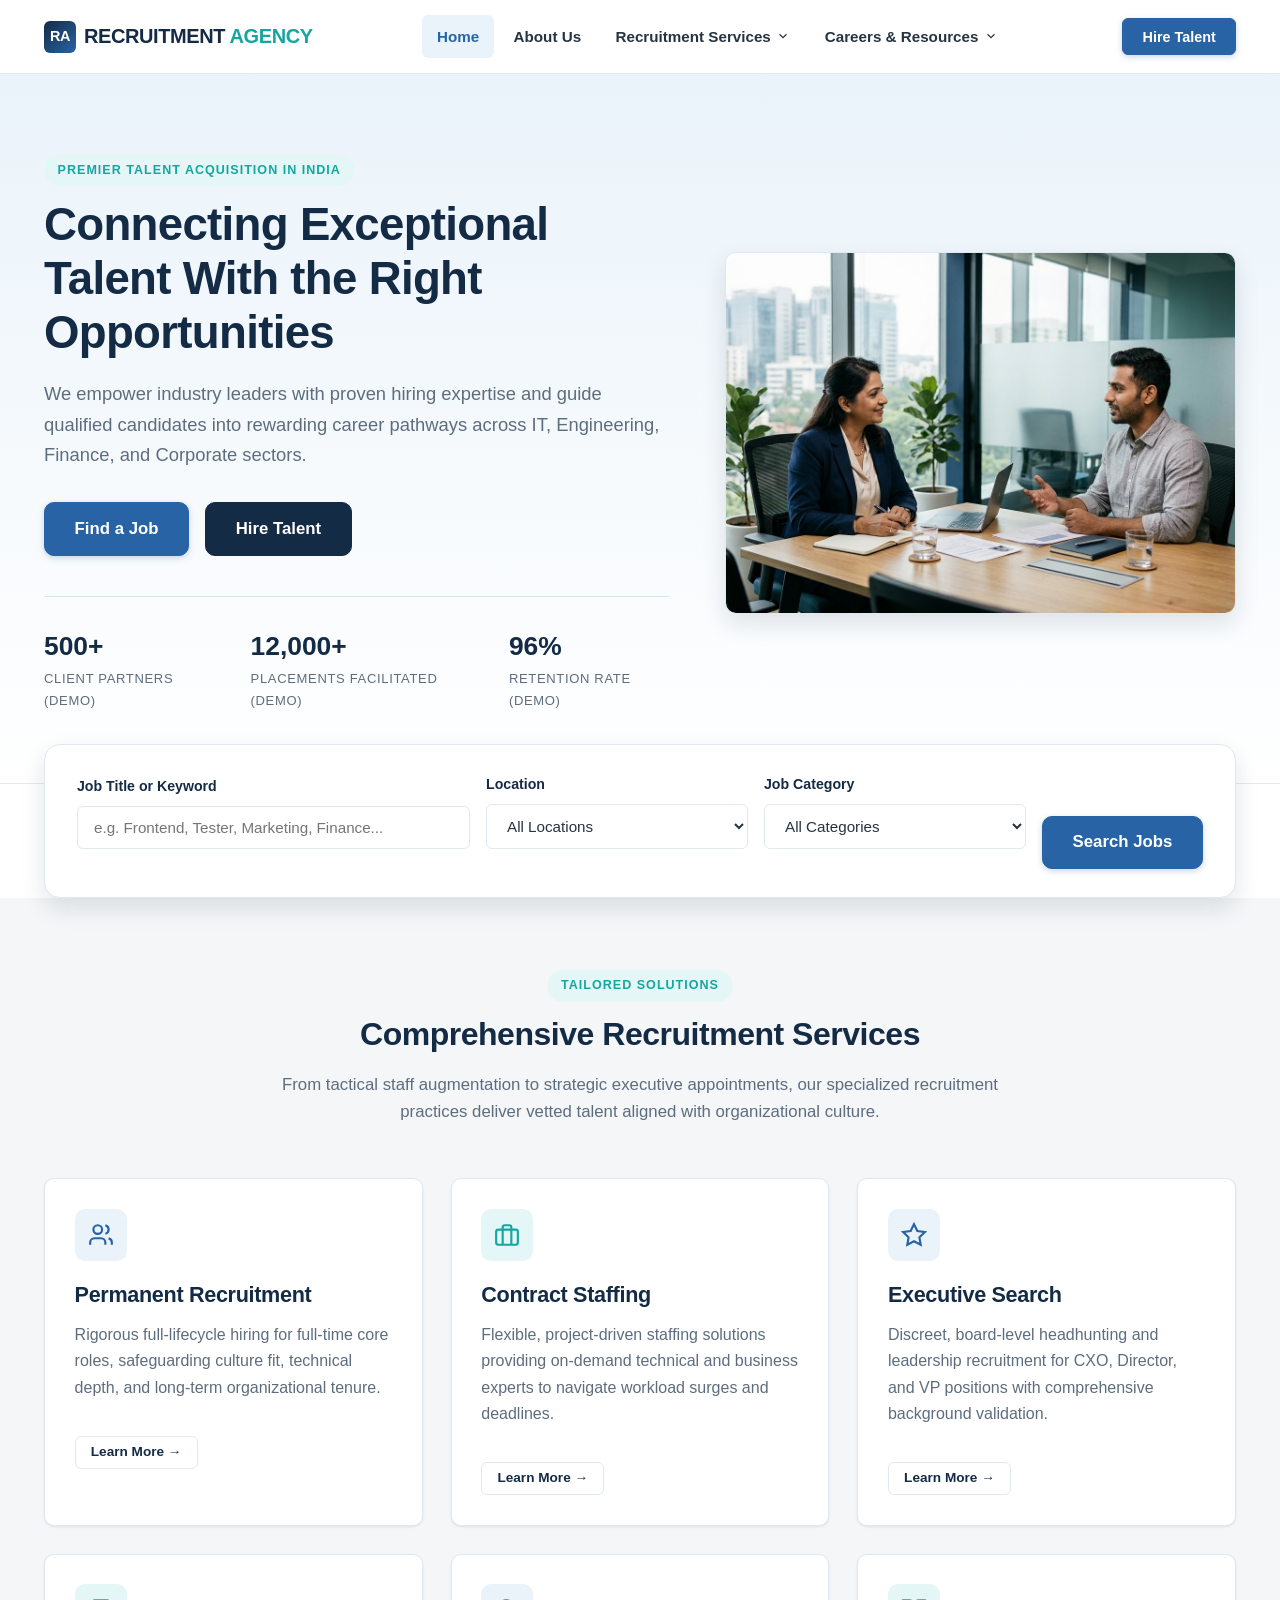
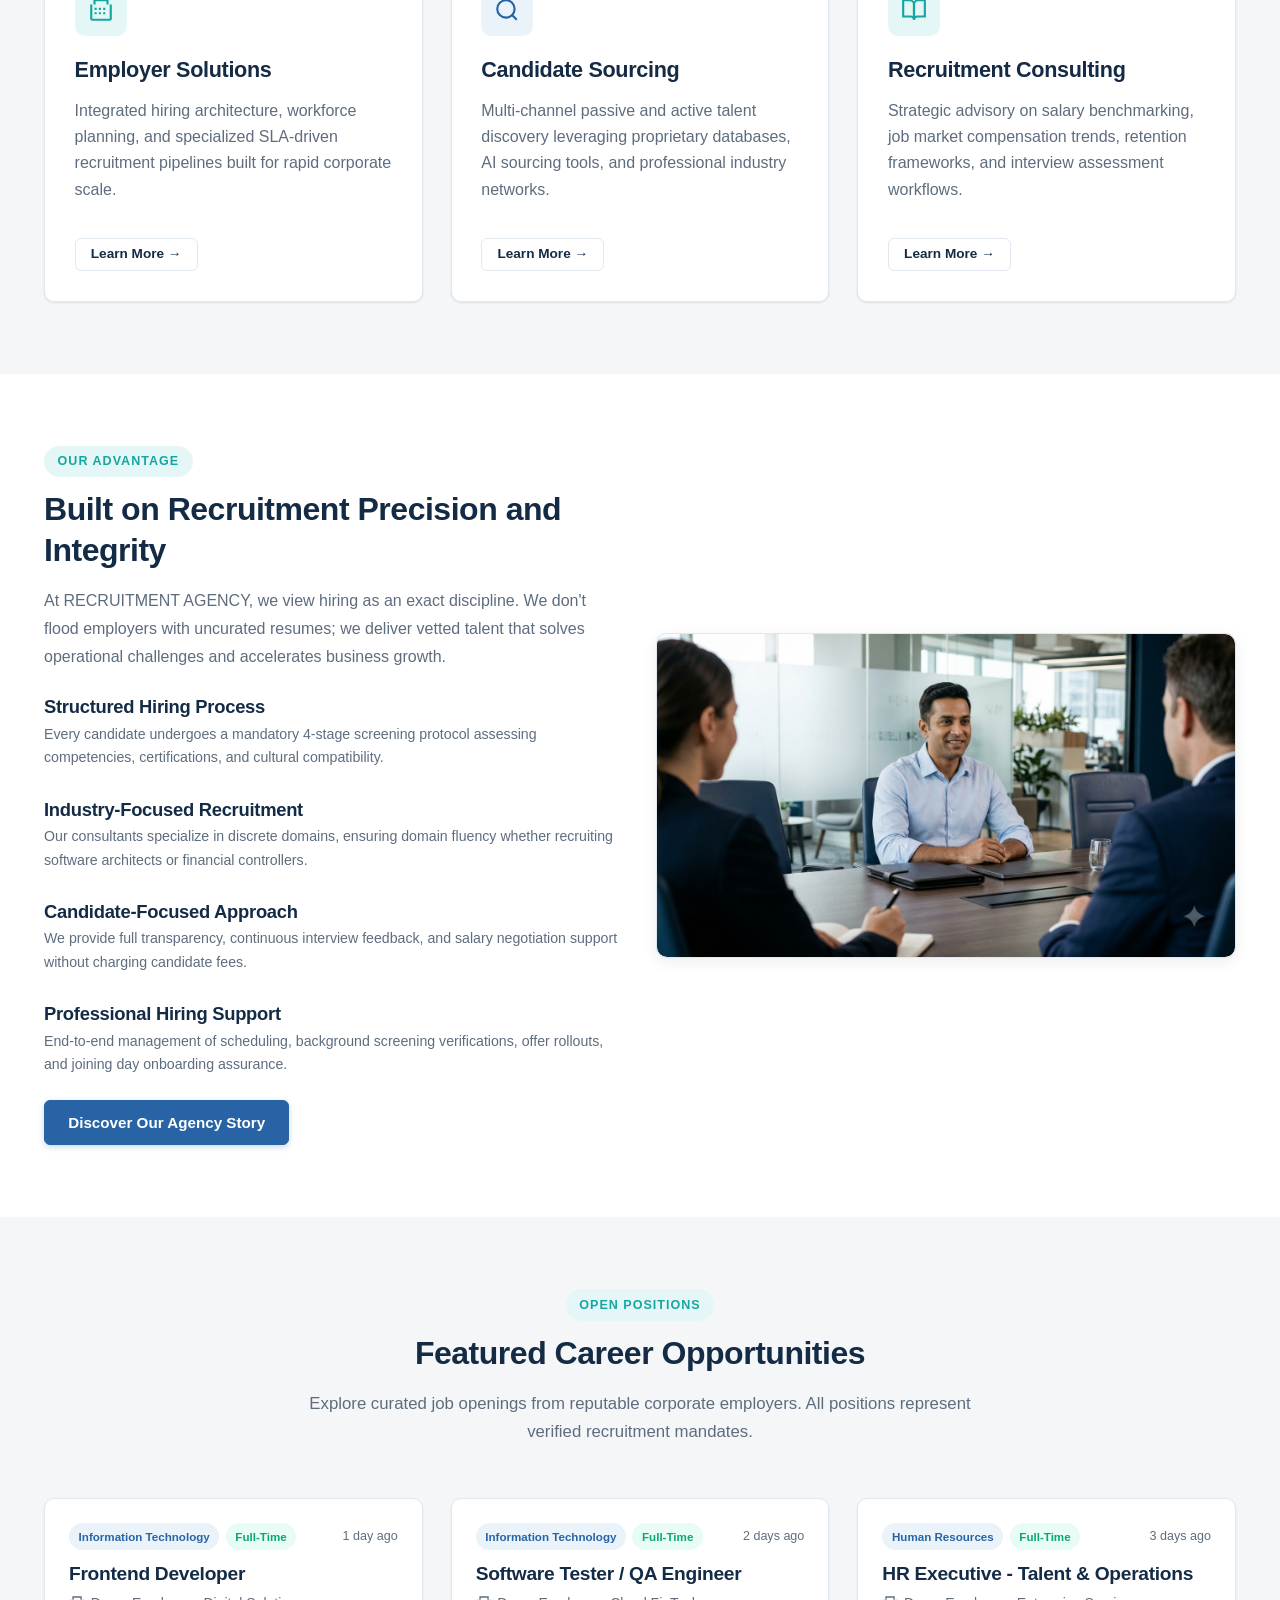
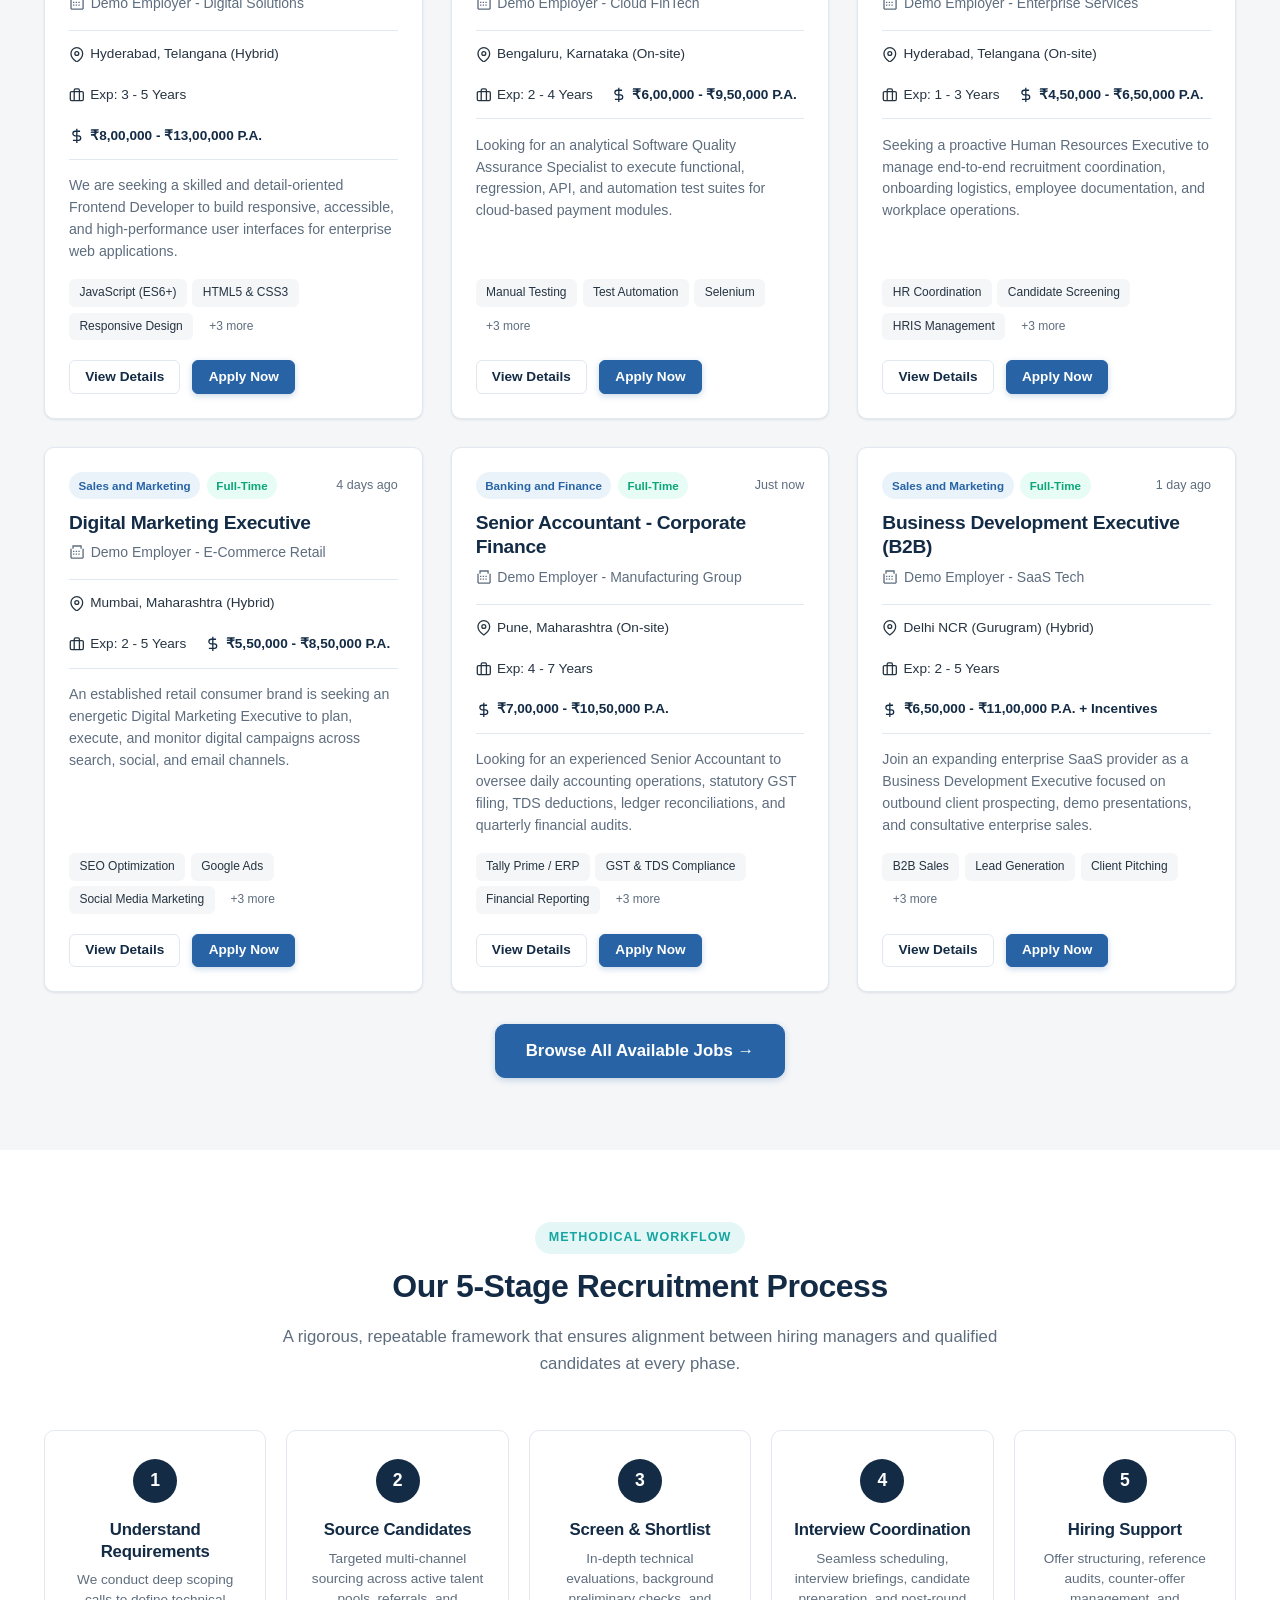
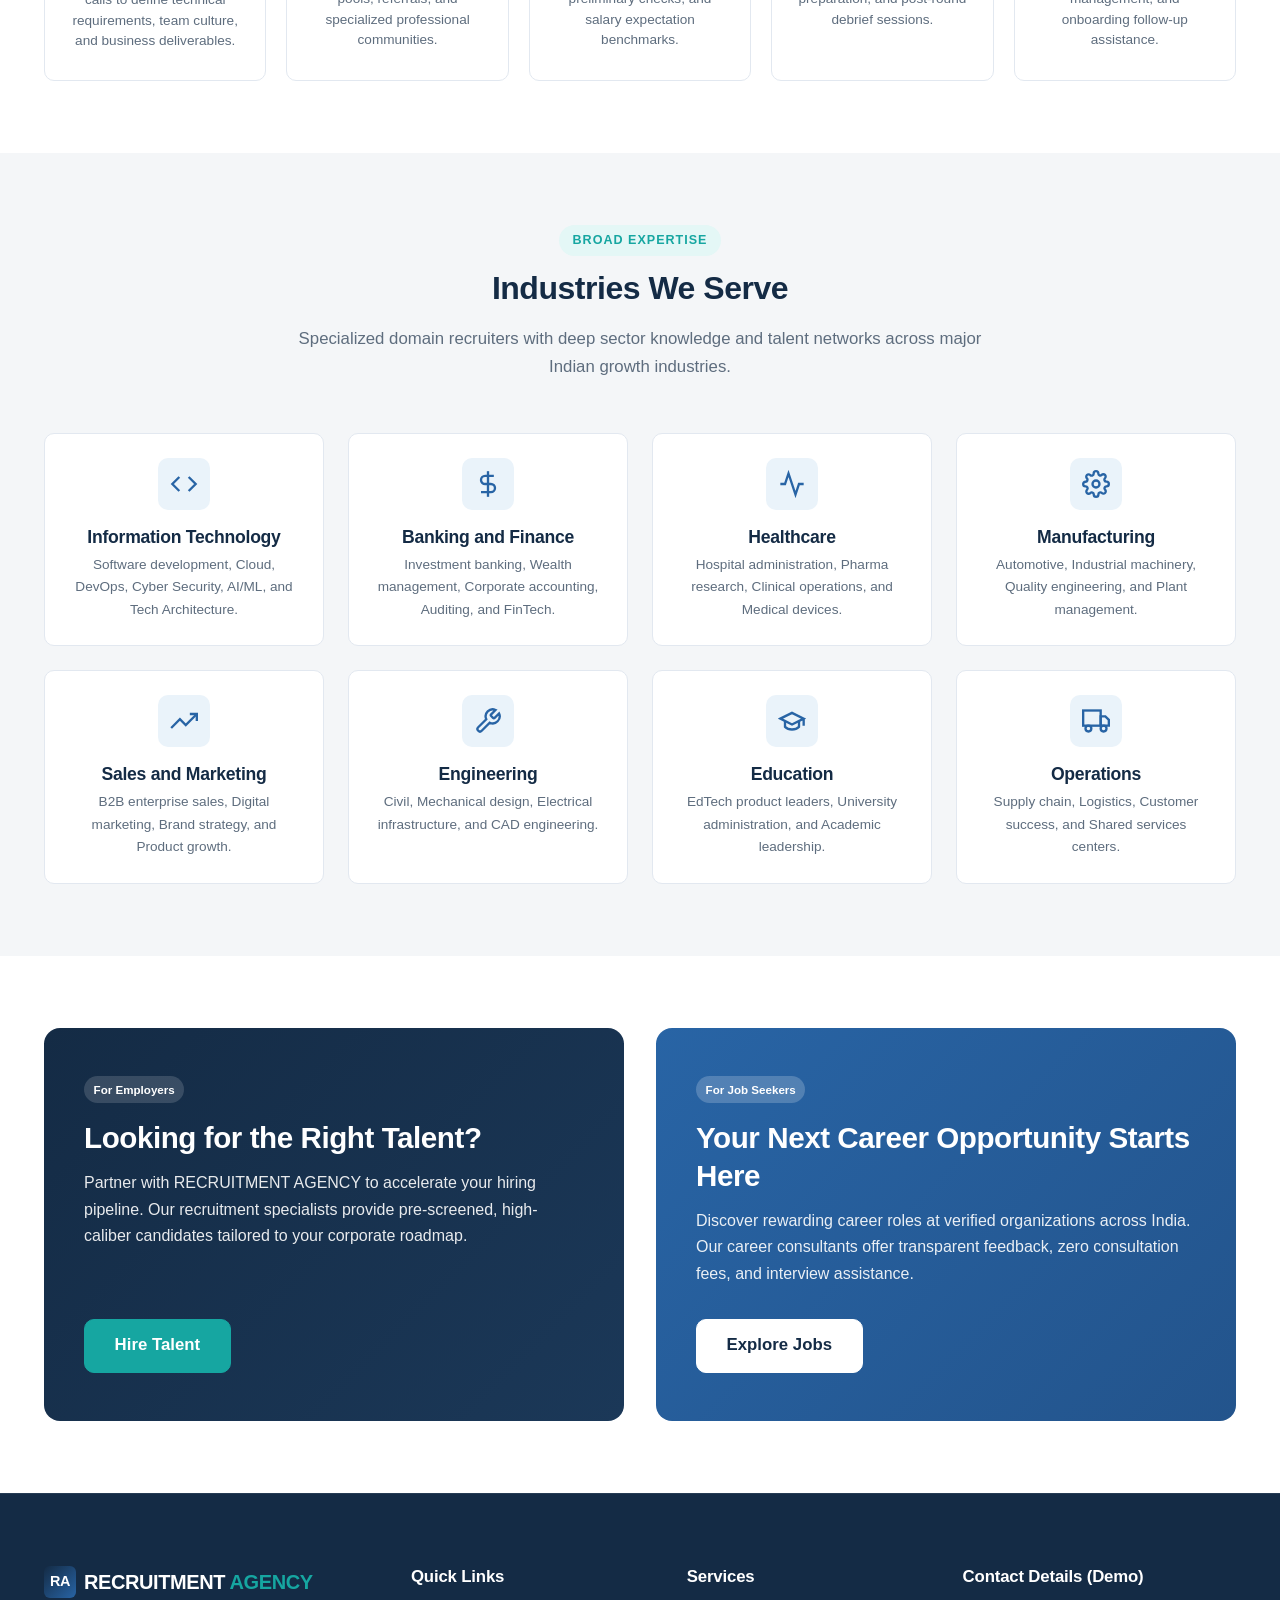
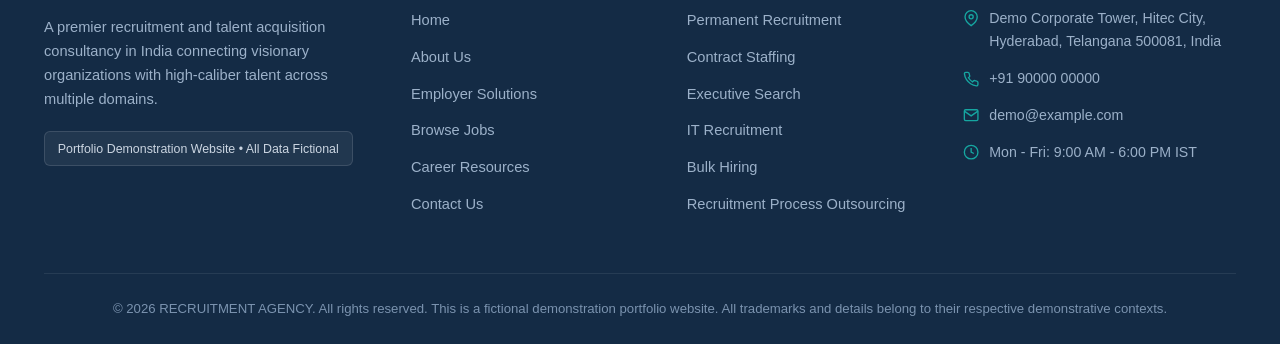
<file: index.html>
<!DOCTYPE html>
<html lang="en">
<head>
  <meta charset="UTF-8">
  <meta name="viewport" content="width=device-width, initial-scale=1.0">
  <title>RECRUITMENT AGENCY - Connecting Exceptional Talent With Opportunities</title>
  <meta name="description" content="RECRUITMENT AGENCY is a premier recruitment and talent acquisition consultancy in India connecting top corporate employers with qualified professionals across industries.">
  <link rel="stylesheet" href="css/style.css">
</head>
<body>

  <!-- Site Header -->
  <header class="site-header">
    <div class="container header-inner">
      <!-- Text-based Logo -->
      <a href="index.html" class="brand-logo" aria-label="RECRUITMENT AGENCY Home">
        <span class="brand-logo-mark">RA</span>
        <span class="brand-logo-text">RECRUITMENT <span>AGENCY</span></span>
      </a>

      <!-- Desktop & Mobile Navigation (ONLY 4 MAIN VISIBLE ITEMS) -->
      <div class="nav-backdrop"></div>
      <nav class="nav-container" aria-label="Main Navigation">
        <ul class="main-nav">
          <!-- 1. Home -->
          <li class="nav-item">
            <a href="index.html" class="nav-link active">Home</a>
          </li>

          <!-- 2. About Us -->
          <li class="nav-item">
            <a href="about.html" class="nav-link">About Us</a>
          </li>

          <!-- 3. Recruitment Services Dropdown -->
          <li class="nav-item has-dropdown">
            <button type="button" class="nav-link dropdown-toggle" aria-expanded="false" aria-haspopup="true">
              Recruitment Services
              <svg class="dropdown-icon" viewBox="0 0 24 24" fill="none" stroke="currentColor" stroke-width="2"><polyline points="6 9 12 15 18 9"/></svg>
            </button>
            <ul class="dropdown-menu">
              <li class="dropdown-item"><a href="employers.html" class="dropdown-link">Employer Solutions</a></li>
              <li class="dropdown-item"><a href="services.html#executive-search" class="dropdown-link">Executive Search</a></li>
              <li class="dropdown-item"><a href="services.html#permanent-recruitment" class="dropdown-link">Permanent Recruitment</a></li>
              <li class="dropdown-item"><a href="services.html#contract-staffing" class="dropdown-link">Contract Staffing</a></li>
              <li class="dropdown-item"><a href="services.html#recruitment-process" class="dropdown-link">Recruitment Process</a></li>
              <li class="dropdown-item"><a href="services.html#industries-we-serve" class="dropdown-link">Industries We Serve</a></li>
            </ul>
          </li>

          <!-- 4. Careers & Resources Dropdown -->
          <li class="nav-item has-dropdown">
            <button type="button" class="nav-link dropdown-toggle" aria-expanded="false" aria-haspopup="true">
              Careers & Resources
              <svg class="dropdown-icon" viewBox="0 0 24 24" fill="none" stroke="currentColor" stroke-width="2"><polyline points="6 9 12 15 18 9"/></svg>
            </button>
            <ul class="dropdown-menu">
              <li class="dropdown-item"><a href="jobs.html" class="dropdown-link">Browse Jobs</a></li>
              <li class="dropdown-item"><a href="job-details.html" class="dropdown-link">Job Details</a></li>
              <li class="dropdown-item"><a href="resources.html" class="dropdown-link">Career Resources</a></li>
              <li class="dropdown-item"><a href="resume-tips.html" class="dropdown-link">Resume Tips</a></li>
              <li class="dropdown-item"><a href="interview-preparation.html" class="dropdown-link">Interview Preparation</a></li>
              <li class="dropdown-item"><a href="contact.html#candidate-registration" class="dropdown-link">Candidate Registration</a></li>
            </ul>
          </li>
        </ul>

      </nav>

      <!-- Header Right Action -->
      <div class="header-actions">
        <a href="employers.html" class="btn btn-primary header-hire-btn">Hire Talent</a>
        <button type="button" class="menu-toggle" aria-label="Toggle navigation menu" aria-expanded="false">
          <span></span>
          <span></span>
          <span></span>
        </button>
      </div>
    </div>
  </header>

  <!-- Main Content -->
  <main id="main-content">

    <!-- 1. HERO SECTION -->
    <section class="hero-section">
      <div class="container">
        <div class="hero-grid">
          <div class="hero-content">
            <span class="section-badge">Premier Talent Acquisition in India</span>
            <h1 class="hero-title">Connecting Exceptional Talent With the Right Opportunities</h1>
            <p class="hero-subtitle">
              We empower industry leaders with proven hiring expertise and guide qualified candidates into rewarding career pathways across IT, Engineering, Finance, and Corporate sectors.
            </p>
            <div class="hero-actions">
              <a href="jobs.html" class="btn btn-primary btn-lg">Find a Job</a>
              <a href="employers.html" class="btn btn-secondary btn-lg">Hire Talent</a>
            </div>

            <!-- Fictional Demonstration Statistics Strip -->
            <div class="hero-stats-strip">
              <div class="hero-stat-item">
                <div class="stat-num">500+</div>
                <div class="stat-label">Client Partners (Demo)</div>
              </div>
              <div class="hero-stat-item">
                <div class="stat-num">12,000+</div>
                <div class="stat-label">Placements Facilitated (Demo)</div>
              </div>
              <div class="hero-stat-item">
                <div class="stat-num">96%</div>
                <div class="stat-label">Retention Rate (Demo)</div>
              </div>
            </div>
          </div>

          <!-- Hero Image -->
          <div class="hero-visual">
            <div class="project-img-wrapper">
              <img src="assets/images/recruitment-hero-placeholder.jpg" alt="Professional recruitment consultation and talent acquisition discussion" class="project-img" loading="eager">
            </div>
          </div>
        </div>
      </div>
    </section>

    <!-- 2. QUICK SEARCH SECTION -->
    <section class="quick-search-section">
      <div class="container">
        <div class="quick-search-card">
          <form id="home-quick-search" class="quick-search-form" action="jobs.html" method="GET">
            <div class="form-group mb-0">
              <label for="home-search-keyword">Job Title or Keyword</label>
              <input type="text" id="home-search-keyword" name="keyword" class="form-control" placeholder="e.g. Frontend, Tester, Marketing, Finance...">
            </div>

            <div class="form-group mb-0">
              <label for="home-search-location">Location</label>
              <select id="home-search-location" name="location" class="form-control">
                <option value="all">All Locations</option>
                <option value="Hyderabad">Hyderabad</option>
                <option value="Bengaluru">Bengaluru</option>
                <option value="Pune">Pune</option>
                <option value="Mumbai">Mumbai</option>
                <option value="Delhi NCR">Delhi NCR</option>
                <option value="Chennai">Chennai</option>
                <option value="Remote">Remote</option>
              </select>
            </div>

            <div class="form-group mb-0">
              <label for="home-search-industry">Job Category</label>
              <select id="home-search-industry" name="industry" class="form-control">
                <option value="all">All Categories</option>
                <option value="Information Technology">Information Technology</option>
                <option value="Banking and Finance">Banking and Finance</option>
                <option value="Healthcare">Healthcare</option>
                <option value="Sales and Marketing">Sales and Marketing</option>
                <option value="Engineering">Engineering</option>
                <option value="Human Resources">Human Resources</option>
                <option value="Operations">Operations</option>
              </select>
            </div>

            <button type="submit" class="btn btn-primary btn-lg">Search Jobs</button>
          </form>
        </div>
      </div>
    </section>

    <!-- 3. RECRUITMENT SERVICES OVERVIEW -->
    <section class="section-padding bg-light-grey" id="services-overview">
      <div class="container">
        <div class="section-header text-center">
          <span class="section-badge">Tailored Solutions</span>
          <h2 class="section-title">Comprehensive Recruitment Services</h2>
          <p class="section-desc">From tactical staff augmentation to strategic executive appointments, our specialized recruitment practices deliver vetted talent aligned with organizational culture.</p>
        </div>

        <div class="grid-3">
          <!-- 1. Permanent Recruitment -->
          <article class="card card-feature">
            <div class="feature-icon-box">
              <svg viewBox="0 0 24 24" width="26" height="26" fill="none" stroke="currentColor" stroke-width="2"><path d="M16 21v-2a4 4 0 0 0-4-4H6a4 4 0 0 0-4 4v2"/><circle cx="9" cy="7" r="4"/><path d="M22 21v-2a4 4 0 0 0-3-3.87"/><path d="M16 3.13a4 4 0 0 1 0 7.75"/></svg>
            </div>
            <h3>Permanent Recruitment</h3>
            <p class="text-muted">Rigorous full-lifecycle hiring for full-time core roles, safeguarding culture fit, technical depth, and long-term organizational tenure.</p>
            <a href="services.html#permanent-recruitment" class="btn btn-outline btn-sm mt-3">Learn More →</a>
          </article>

          <!-- 2. Contract Staffing -->
          <article class="card card-feature">
            <div class="feature-icon-box teal">
              <svg viewBox="0 0 24 24" width="26" height="26" fill="none" stroke="currentColor" stroke-width="2"><rect x="2" y="7" width="20" height="14" rx="2" ry="2"/><path d="M16 21V5a2 2 0 0 0-2-2h-4a2 2 0 0 0-2 2v16"/></svg>
            </div>
            <h3>Contract Staffing</h3>
            <p class="text-muted">Flexible, project-driven staffing solutions providing on-demand technical and business experts to navigate workload surges and deadlines.</p>
            <a href="services.html#contract-staffing" class="btn btn-outline btn-sm mt-3">Learn More →</a>
          </article>

          <!-- 3. Executive Search -->
          <article class="card card-feature">
            <div class="feature-icon-box">
              <svg viewBox="0 0 24 24" width="26" height="26" fill="none" stroke="currentColor" stroke-width="2"><polygon points="12 2 15.09 8.26 22 9.27 17 14.14 18.18 21.02 12 17.77 5.82 21.02 7 14.14 2 9.27 8.91 8.26 12 2"/></svg>
            </div>
            <h3>Executive Search</h3>
            <p class="text-muted">Discreet, board-level headhunting and leadership recruitment for CXO, Director, and VP positions with comprehensive background validation.</p>
            <a href="services.html#executive-search" class="btn btn-outline btn-sm mt-3">Learn More →</a>
          </article>

          <!-- 4. Employer Solutions -->
          <article class="card card-feature">
            <div class="feature-icon-box teal">
              <svg viewBox="0 0 24 24" width="26" height="26" fill="none" stroke="currentColor" stroke-width="2"><path d="M3 21h18M3 7v14M21 7v14M6 11h2M6 15h2M10 11h2M10 15h2M14 11h2M14 15h2M6 7V3h12v4"/></svg>
            </div>
            <h3>Employer Solutions</h3>
            <p class="text-muted">Integrated hiring architecture, workforce planning, and specialized SLA-driven recruitment pipelines built for rapid corporate scale.</p>
            <a href="employers.html" class="btn btn-outline btn-sm mt-3">Learn More →</a>
          </article>

          <!-- 5. Candidate Sourcing -->
          <article class="card card-feature">
            <div class="feature-icon-box">
              <svg viewBox="0 0 24 24" width="26" height="26" fill="none" stroke="currentColor" stroke-width="2"><circle cx="11" cy="11" r="8"/><path d="M21 21l-4.35-4.35"/></svg>
            </div>
            <h3>Candidate Sourcing</h3>
            <p class="text-muted">Multi-channel passive and active talent discovery leveraging proprietary databases, AI sourcing tools, and professional industry networks.</p>
            <a href="services.html#talent-mapping" class="btn btn-outline btn-sm mt-3">Learn More →</a>
          </article>

          <!-- 6. Recruitment Consulting -->
          <article class="card card-feature">
            <div class="feature-icon-box teal">
              <svg viewBox="0 0 24 24" width="26" height="26" fill="none" stroke="currentColor" stroke-width="2"><path d="M2 3h6a4 4 0 0 1 4 4v14a3 3 0 0 0-3-3H2z"/><path d="M22 3h-6a4 4 0 0 0-4 4v14a3 3 0 0 1 3-3h7z"/></svg>
            </div>
            <h3>Recruitment Consulting</h3>
            <p class="text-muted">Strategic advisory on salary benchmarking, job market compensation trends, retention frameworks, and interview assessment workflows.</p>
            <a href="services.html#recruitment-consulting" class="btn btn-outline btn-sm mt-3">Learn More →</a>
          </article>
        </div>
      </div>
    </section>

    <!-- 4. WHY CHOOSE US -->
    <section class="section-padding bg-white">
      <div class="container">
        <div class="grid-2" style="align-items: center;">
          <div>
            <span class="section-badge">Our Advantage</span>
            <h2 class="section-title">Built on Recruitment Precision and Integrity</h2>
            <p class="text-muted leading-relaxed mb-4">
              At RECRUITMENT AGENCY, we view hiring as an exact discipline. We don't flood employers with uncurated resumes; we deliver vetted talent that solves operational challenges and accelerates business growth.
            </p>

            <div class="styled-checklist">
              <div>
                <h4 class="mb-1 text-navy">Structured Hiring Process</h4>
                <p class="text-muted text-sm">Every candidate undergoes a mandatory 4-stage screening protocol assessing competencies, certifications, and cultural compatibility.</p>
              </div>
              <div class="mt-3">
                <h4 class="mb-1 text-navy">Industry-Focused Recruitment</h4>
                <p class="text-muted text-sm">Our consultants specialize in discrete domains, ensuring domain fluency whether recruiting software architects or financial controllers.</p>
              </div>
              <div class="mt-3">
                <h4 class="mb-1 text-navy">Candidate-Focused Approach</h4>
                <p class="text-muted text-sm">We provide full transparency, continuous interview feedback, and salary negotiation support without charging candidate fees.</p>
              </div>
              <div class="mt-3">
                <h4 class="mb-1 text-navy">Professional Hiring Support</h4>
                <p class="text-muted text-sm">End-to-end management of scheduling, background screening verifications, offer rollouts, and joining day onboarding assurance.</p>
              </div>
            </div>

            <div class="mt-4">
              <a href="about.html" class="btn btn-primary">Discover Our Agency Story</a>
            </div>
          </div>

          <!-- Candidate Evaluation Image -->
          <div>
            <div class="project-img-wrapper">
              <img src="assets/images/candidate-interview-placeholder.jpg" alt="Structured candidate interview and evaluation session" class="project-img" loading="lazy">
            </div>
          </div>
        </div>
      </div>
    </section>

    <!-- 5. FEATURED JOB OPPORTUNITIES -->
    <section class="section-padding bg-light-grey" id="featured-jobs">
      <div class="container">
        <div class="section-header text-center">
          <span class="section-badge">Open Positions</span>
          <h2 class="section-title">Featured Career Opportunities</h2>
          <p class="section-desc">Explore curated job openings from reputable corporate employers. All positions represent verified recruitment mandates.</p>
        </div>

        <!-- Rendered via JS from DEMO_JOBS data -->
        <div id="featured-jobs-container" class="grid-3">
          <!-- Fallback static preview for non-JS or initial load -->
          <article class="job-card">
            <div class="job-card-header">
              <span class="badge badge-industry">Information Technology</span>
              <span class="job-posted-time">1 day ago</span>
            </div>
            <h3 class="job-card-title"><a href="job-details.html?id=frontend-developer-01">Frontend Developer</a></h3>
            <p class="job-card-employer">Demo Employer - Digital Solutions</p>
            <div class="job-card-meta">
              <div class="meta-item"><span>Hyderabad, Telangana</span></div>
              <div class="meta-item meta-salary"><span>₹8,00,000 - ₹13,00,000 P.A.</span></div>
            </div>
            <p class="job-card-summary">Develop responsive, accessible, and high-performance user interfaces for modern web applications.</p>
            <div class="job-card-footer">
              <a href="job-details.html?id=frontend-developer-01" class="btn btn-outline btn-sm">View Details</a>
            </div>
          </article>
        </div>

        <div class="text-center mt-5">
          <a href="jobs.html" class="btn btn-primary btn-lg">Browse All Available Jobs →</a>
        </div>
      </div>
    </section>

    <!-- 6. RECRUITMENT PROCESS -->
    <section class="section-padding bg-white" id="recruitment-process">
      <div class="container">
        <div class="section-header text-center">
          <span class="section-badge">Methodical Workflow</span>
          <h2 class="section-title">Our 5-Stage Recruitment Process</h2>
          <p class="section-desc">A rigorous, repeatable framework that ensures alignment between hiring managers and qualified candidates at every phase.</p>
        </div>

        <div class="process-grid-5">
          <div class="process-step-card">
            <div class="step-number">1</div>
            <h3 class="step-card-title">Understand Requirements</h3>
            <p class="step-card-desc">We conduct deep scoping calls to define technical requirements, team culture, and business deliverables.</p>
          </div>

          <div class="process-step-card">
            <div class="step-number">2</div>
            <h3 class="step-card-title">Source Candidates</h3>
            <p class="step-card-desc">Targeted multi-channel sourcing across active talent pools, referrals, and specialized professional communities.</p>
          </div>

          <div class="process-step-card">
            <div class="step-number">3</div>
            <h3 class="step-card-title">Screen & Shortlist</h3>
            <p class="step-card-desc">In-depth technical evaluations, background preliminary checks, and salary expectation benchmarks.</p>
          </div>

          <div class="process-step-card">
            <div class="step-number">4</div>
            <h3 class="step-card-title">Interview Coordination</h3>
            <p class="step-card-desc">Seamless scheduling, interview briefings, candidate preparation, and post-round debrief sessions.</p>
          </div>

          <div class="process-step-card">
            <div class="step-number">5</div>
            <h3 class="step-card-title">Hiring Support</h3>
            <p class="step-card-desc">Offer structuring, reference audits, counter-offer management, and onboarding follow-up assistance.</p>
          </div>
        </div>
      </div>
    </section>

    <!-- 7. INDUSTRIES WE SERVE -->
    <section class="section-padding bg-light-grey" id="industries">
      <div class="container">
        <div class="section-header text-center">
          <span class="section-badge">Broad Expertise</span>
          <h2 class="section-title">Industries We Serve</h2>
          <p class="section-desc">Specialized domain recruiters with deep sector knowledge and talent networks across major Indian growth industries.</p>
        </div>

        <div class="industry-grid">
          <!-- 1. IT -->
          <div class="industry-card">
            <div class="industry-icon">
              <svg viewBox="0 0 24 24" width="28" height="28" fill="none" stroke="currentColor" stroke-width="2"><polyline points="16 18 22 12 16 6"/><polyline points="8 6 2 12 8 18"/></svg>
            </div>
            <h3 class="industry-title">Information Technology</h3>
            <p class="industry-desc">Software development, Cloud, DevOps, Cyber Security, AI/ML, and Tech Architecture.</p>
          </div>

          <!-- 2. Banking & Finance -->
          <div class="industry-card">
            <div class="industry-icon">
              <svg viewBox="0 0 24 24" width="28" height="28" fill="none" stroke="currentColor" stroke-width="2"><line x1="12" y1="1" x2="12" y2="23"/><path d="M17 5H9.5a3.5 3.5 0 0 0 0 7h5a3.5 3.5 0 0 1 0 7H6"/></svg>
            </div>
            <h3 class="industry-title">Banking and Finance</h3>
            <p class="industry-desc">Investment banking, Wealth management, Corporate accounting, Auditing, and FinTech.</p>
          </div>

          <!-- 3. Healthcare -->
          <div class="industry-card">
            <div class="industry-icon">
              <svg viewBox="0 0 24 24" width="28" height="28" fill="none" stroke="currentColor" stroke-width="2"><path d="M22 12h-4l-3 9L9 3l-3 9H2"/></svg>
            </div>
            <h3 class="industry-title">Healthcare</h3>
            <p class="industry-desc">Hospital administration, Pharma research, Clinical operations, and Medical devices.</p>
          </div>

          <!-- 4. Manufacturing -->
          <div class="industry-card">
            <div class="industry-icon">
              <svg viewBox="0 0 24 24" width="28" height="28" fill="none" stroke="currentColor" stroke-width="2"><circle cx="12" cy="12" r="3"/><path d="M19.4 15a1.65 1.65 0 0 0 .33 1.82l.06.06a2 2 0 0 1 0 2.83 2 2 0 0 1-2.83 0l-.06-.06a1.65 1.65 0 0 0-1.82-.33 1.65 1.65 0 0 0-1 1.51V21a2 2 0 0 1-2 2 2 2 0 0 1-2-2v-.09A1.65 1.65 0 0 0 9 19.4a1.65 1.65 0 0 0-1.82.33l-.06.06a2 2 0 0 1-2.83 0 2 2 0 0 1 0-2.83l.06-.06a1.65 1.65 0 0 0 .33-1.82 1.65 1.65 0 0 0-1.51-1H3a2 2 0 0 1-2-2 2 2 0 0 1 2-2h.09A1.65 1.65 0 0 0 4.6 9a1.65 1.65 0 0 0-.33-1.82l-.06-.06a2 2 0 0 1 0-2.83 2 2 0 0 1 2.83 0l.06.06a1.65 1.65 0 0 0 1.82.33H9a1.65 1.65 0 0 0 1-1.51V3a2 2 0 0 1 2-2 2 2 0 0 1 2 2v.09a1.65 1.65 0 0 0 1 1.51 1.65 1.65 0 0 0 1.82-.33l.06-.06a2 2 0 0 1 2.83 0 2 2 0 0 1 0 2.83l-.06.06a1.65 1.65 0 0 0-.33 1.82V9a1.65 1.65 0 0 0 1.51 1H21a2 2 0 0 1 2 2 2 2 0 0 1-2 2h-.09a1.65 1.65 0 0 0-1.51 1z"/></svg>
            </div>
            <h3 class="industry-title">Manufacturing</h3>
            <p class="industry-desc">Automotive, Industrial machinery, Quality engineering, and Plant management.</p>
          </div>

          <!-- 5. Sales & Marketing -->
          <div class="industry-card">
            <div class="industry-icon">
              <svg viewBox="0 0 24 24" width="28" height="28" fill="none" stroke="currentColor" stroke-width="2"><path d="M23 6l-9.5 9.5-5-5L1 18"/><path d="M17 6h6v6"/></svg>
            </div>
            <h3 class="industry-title">Sales and Marketing</h3>
            <p class="industry-desc">B2B enterprise sales, Digital marketing, Brand strategy, and Product growth.</p>
          </div>

          <!-- 6. Engineering -->
          <div class="industry-card">
            <div class="industry-icon">
              <svg viewBox="0 0 24 24" width="28" height="28" fill="none" stroke="currentColor" stroke-width="2"><path d="M14.7 6.3a1 1 0 0 0 0 1.4l1.6 1.6a1 1 0 0 0 1.4 0l3.77-3.77a6 6 0 0 1-7.94 7.94l-6.91 6.91a2.12 2.12 0 0 1-3-3l6.91-6.91a6 6 0 0 1 7.94-7.94l-3.76 3.76z"/></svg>
            </div>
            <h3 class="industry-title">Engineering</h3>
            <p class="industry-desc">Civil, Mechanical design, Electrical infrastructure, and CAD engineering.</p>
          </div>

          <!-- 7. Education -->
          <div class="industry-card">
            <div class="industry-icon">
              <svg viewBox="0 0 24 24" width="28" height="28" fill="none" stroke="currentColor" stroke-width="2"><path d="M22 10v6M2 10l10-5 10 5-10 5z"/><path d="M6 12v5c3 3 9 3 12 0v-5"/></svg>
            </div>
            <h3 class="industry-title">Education</h3>
            <p class="industry-desc">EdTech product leaders, University administration, and Academic leadership.</p>
          </div>

          <!-- 8. Operations -->
          <div class="industry-card">
            <div class="industry-icon">
              <svg viewBox="0 0 24 24" width="28" height="28" fill="none" stroke="currentColor" stroke-width="2"><rect x="1" y="3" width="15" height="13"/><polygon points="16 8 20 8 23 11 23 16 16 16 16 8"/><circle cx="5.5" cy="18.5" r="2.5"/><circle cx="18.5" cy="18.5" r="2.5"/></svg>
            </div>
            <h3 class="industry-title">Operations</h3>
            <p class="industry-desc">Supply chain, Logistics, Customer success, and Shared services centers.</p>
          </div>
        </div>
      </div>
    </section>

    <!-- 8 & 9. EMPLOYER & CANDIDATE CTA SECTION -->
    <section class="section-padding bg-white">
      <div class="container">
        <div class="cta-banner-grid">
          <!-- Employer CTA -->
          <div class="cta-box cta-box-employer">
            <div>
              <span class="badge" style="background: rgba(255,255,255,0.15); color: #fff; margin-bottom: 1rem;">For Employers</span>
              <h3 style="font-size: 1.85rem; margin-bottom: 0.85rem;">Looking for the Right Talent?</h3>
              <p style="opacity: 0.9; margin-bottom: 2rem;">
                Partner with RECRUITMENT AGENCY to accelerate your hiring pipeline. Our recruitment specialists provide pre-screened, high-caliber candidates tailored to your corporate roadmap.
              </p>
            </div>
            <div>
              <a href="employers.html" class="btn btn-teal btn-lg">Hire Talent</a>
            </div>
          </div>

          <!-- Candidate CTA -->
          <div class="cta-box cta-box-candidate">
            <div>
              <span class="badge" style="background: rgba(255,255,255,0.2); color: #fff; margin-bottom: 1rem;">For Job Seekers</span>
              <h3 style="font-size: 1.85rem; margin-bottom: 0.85rem;">Your Next Career Opportunity Starts Here</h3>
              <p style="opacity: 0.9; margin-bottom: 2rem;">
                Discover rewarding career roles at verified organizations across India. Our career consultants offer transparent feedback, zero consultation fees, and interview assistance.
              </p>
            </div>
            <div>
              <a href="jobs.html" class="btn btn-secondary btn-lg" style="background: #fff; color: var(--navy); border-color: #fff;">Explore Jobs</a>
            </div>
          </div>
        </div>
      </div>
    </section>

  </main>

  <!-- 10. FOOTER (Consistent across all 10 pages) -->
  <footer class="site-footer">
    <div class="container">
      <div class="footer-grid">
        <!-- Brand Info -->
        <div class="footer-brand">
          <a href="index.html" class="brand-logo">
            <span class="brand-logo-mark">RA</span>
            <span class="brand-logo-text">RECRUITMENT <span>AGENCY</span></span>
          </a>
          <p class="footer-desc">
            A premier recruitment and talent acquisition consultancy in India connecting visionary organizations with high-caliber talent across multiple domains.
          </p>
          <div class="footer-disclaimer-badge">
            Portfolio Demonstration Website • All Data Fictional
          </div>
        </div>

        <!-- Quick Links -->
        <div>
          <h4 class="footer-heading">Quick Links</h4>
          <ul class="footer-links">
            <li><a href="index.html">Home</a></li>
            <li><a href="about.html">About Us</a></li>
            <li><a href="employers.html">Employer Solutions</a></li>
            <li><a href="jobs.html">Browse Jobs</a></li>
            <li><a href="resources.html">Career Resources</a></li>
            <li><a href="contact.html">Contact Us</a></li>
          </ul>
        </div>

        <!-- Recruitment Services -->
        <div>
          <h4 class="footer-heading">Services</h4>
          <ul class="footer-links">
            <li><a href="services.html#permanent-recruitment">Permanent Recruitment</a></li>
            <li><a href="services.html#contract-staffing">Contract Staffing</a></li>
            <li><a href="services.html#executive-search">Executive Search</a></li>
            <li><a href="services.html#it-recruitment">IT Recruitment</a></li>
            <li><a href="services.html#bulk-hiring">Bulk Hiring</a></li>
            <li><a href="services.html#rpo">Recruitment Process Outsourcing</a></li>
          </ul>
        </div>

        <!-- Contact & Office Info -->
        <div>
          <h4 class="footer-heading">Contact Details (Demo)</h4>
          <ul class="footer-contact-info">
            <li class="footer-contact-item">
              <svg class="icon-inline" viewBox="0 0 24 24" fill="none" stroke="currentColor"><path d="M21 10c0 7-9 13-9 13s-9-6-9-13a9 9 0 0118 0z"/><circle cx="12" cy="10" r="3"/></svg>
              <span>Demo Corporate Tower, Hitec City, Hyderabad, Telangana 500081, India</span>
            </li>
            <li class="footer-contact-item">
              <svg class="icon-inline" viewBox="0 0 24 24" fill="none" stroke="currentColor"><path d="M22 16.92v3a2 2 0 0 1-2.18 2 19.79 19.79 0 0 1-8.63-3.07 19.5 19.5 0 0 1-6-6 19.79 19.79 0 0 1-3.07-8.67A2 2 0 0 1 4.11 2h3a2 2 0 0 1 2 1.72 12.84 12.84 0 0 0 .7 2.81 2 2 0 0 1-.45 2.11L8.09 9.91a16 16 0 0 0 6 6l1.27-1.27a2 2 0 0 1 2.11-.45 12.84 12.84 0 0 0 2.81.7A2 2 0 0 1 22 16.92z"/></svg>
              <span>+91 90000 00000</span>
            </li>
            <li class="footer-contact-item">
              <svg class="icon-inline" viewBox="0 0 24 24" fill="none" stroke="currentColor"><path d="M4 4h16c1.1 0 2 .9 2 2v12c0 1.1-.9 2-2 2H4c-1.1 0-2-.9-2-2V6c0-1.1.9-2 2-2z"/><polyline points="22,6 12,13 2,6"/></svg>
              <span>demo@example.com</span>
            </li>
            <li class="footer-contact-item">
              <svg class="icon-inline" viewBox="0 0 24 24" fill="none" stroke="currentColor"><circle cx="12" cy="12" r="10"/><polyline points="12 6 12 12 16 14"/></svg>
              <span>Mon - Fri: 9:00 AM - 6:00 PM IST</span>
            </li>
          </ul>
        </div>
      </div>

      <div class="footer-bottom">
        <p>&copy; 2026 RECRUITMENT AGENCY. All rights reserved. This is a fictional demonstration portfolio website. All trademarks and details belong to their respective demonstrative contexts.</p>
      </div>
    </div>
  </footer>

  <!-- Back to Top Button -->
  <button type="button" id="back-to-top" class="back-to-top" aria-label="Back to top">
    <svg viewBox="0 0 24 24" width="20" height="20" fill="none" stroke="currentColor" stroke-width="2.5"><polyline points="18 15 12 9 6 15"/></svg>
  </button>

  <!-- JavaScript Files -->
  <script src="js/main.js"></script>
  <script src="js/jobs.js"></script>
  <script src="js/forms.js"></script>
</body>
</html>
</file>
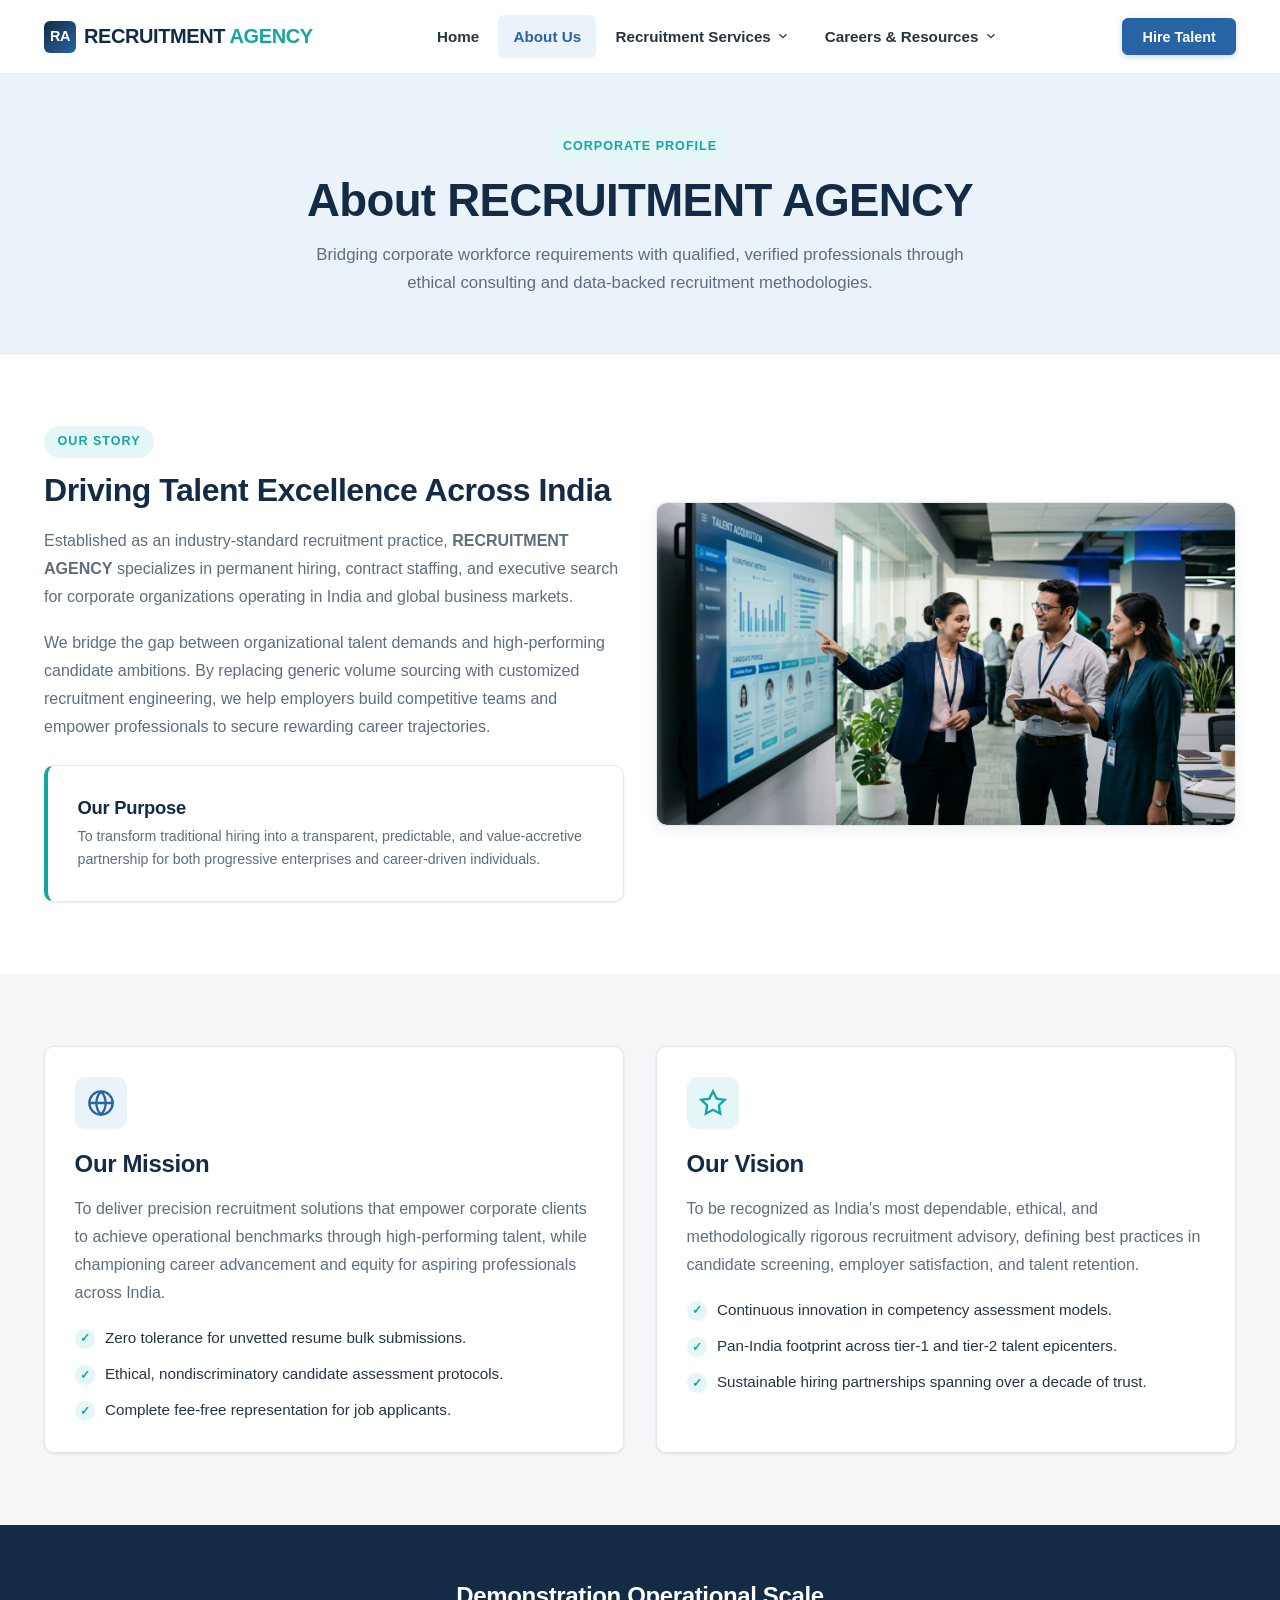
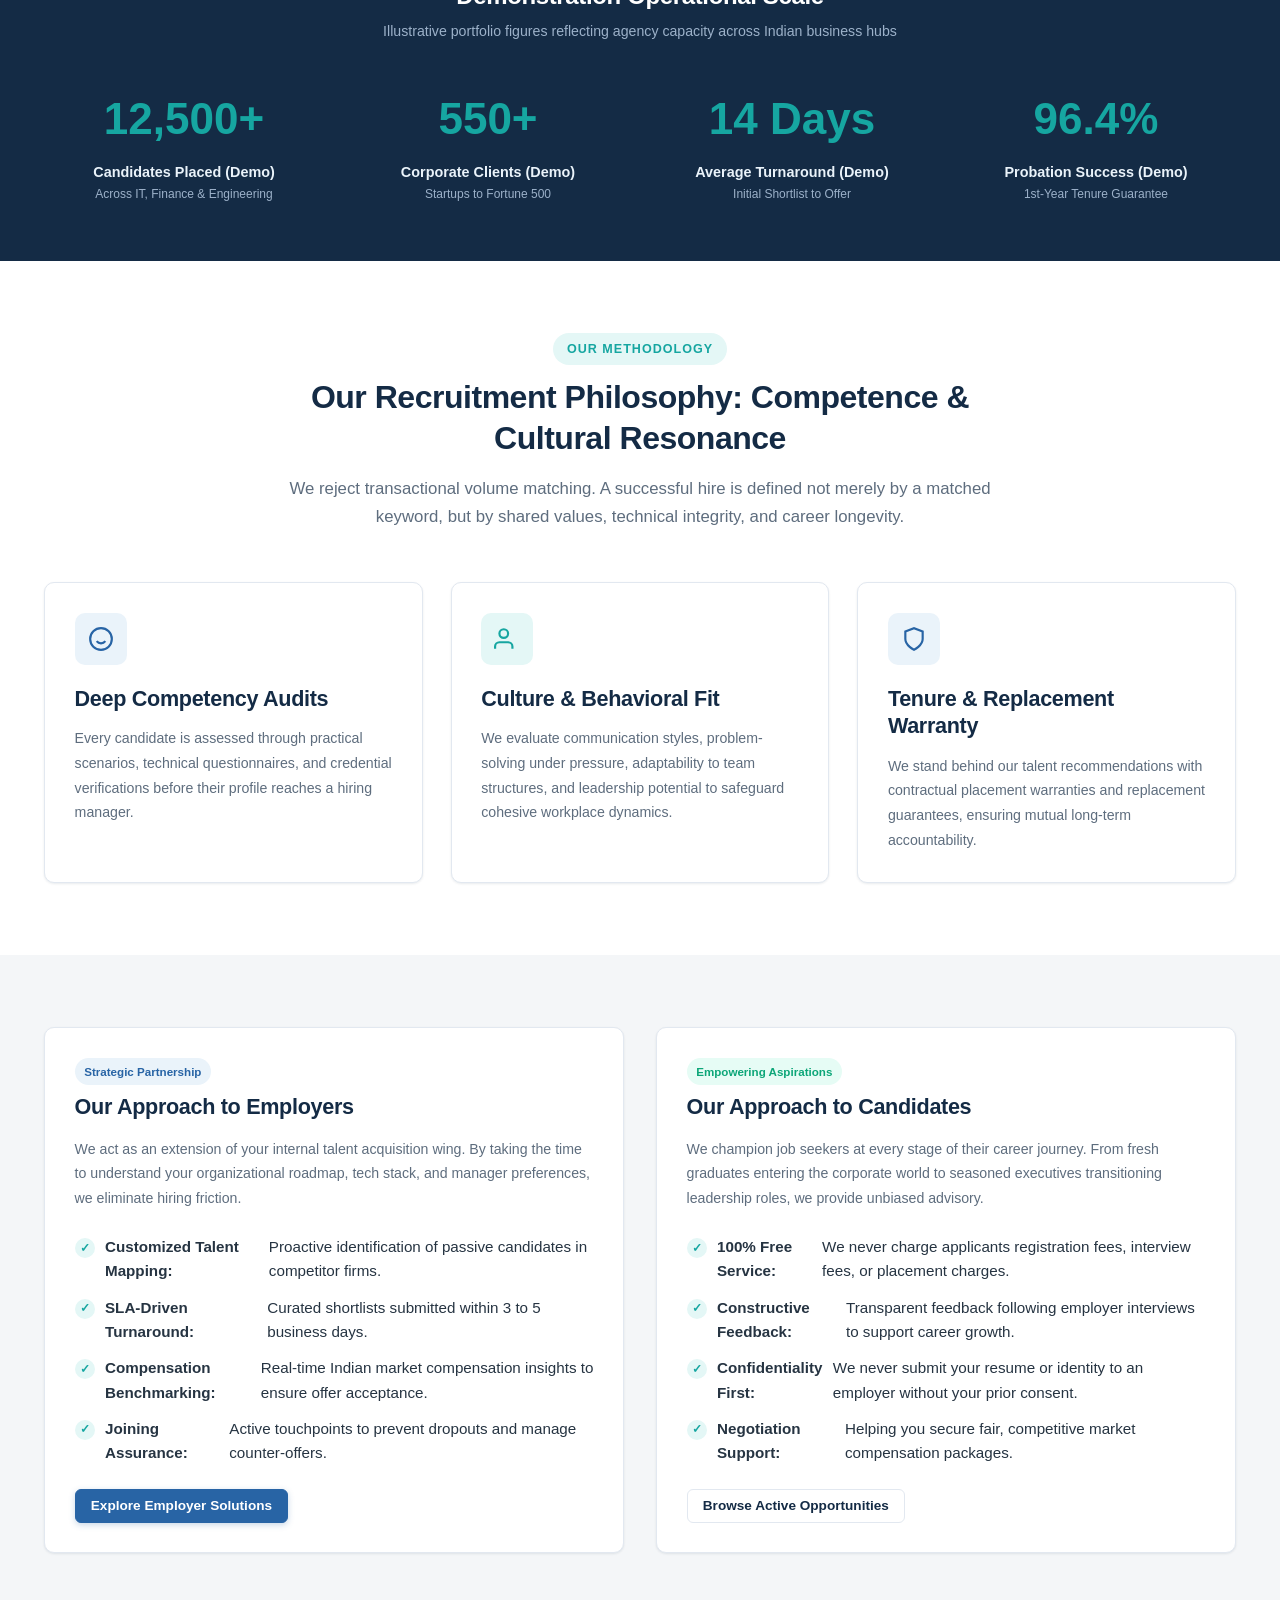
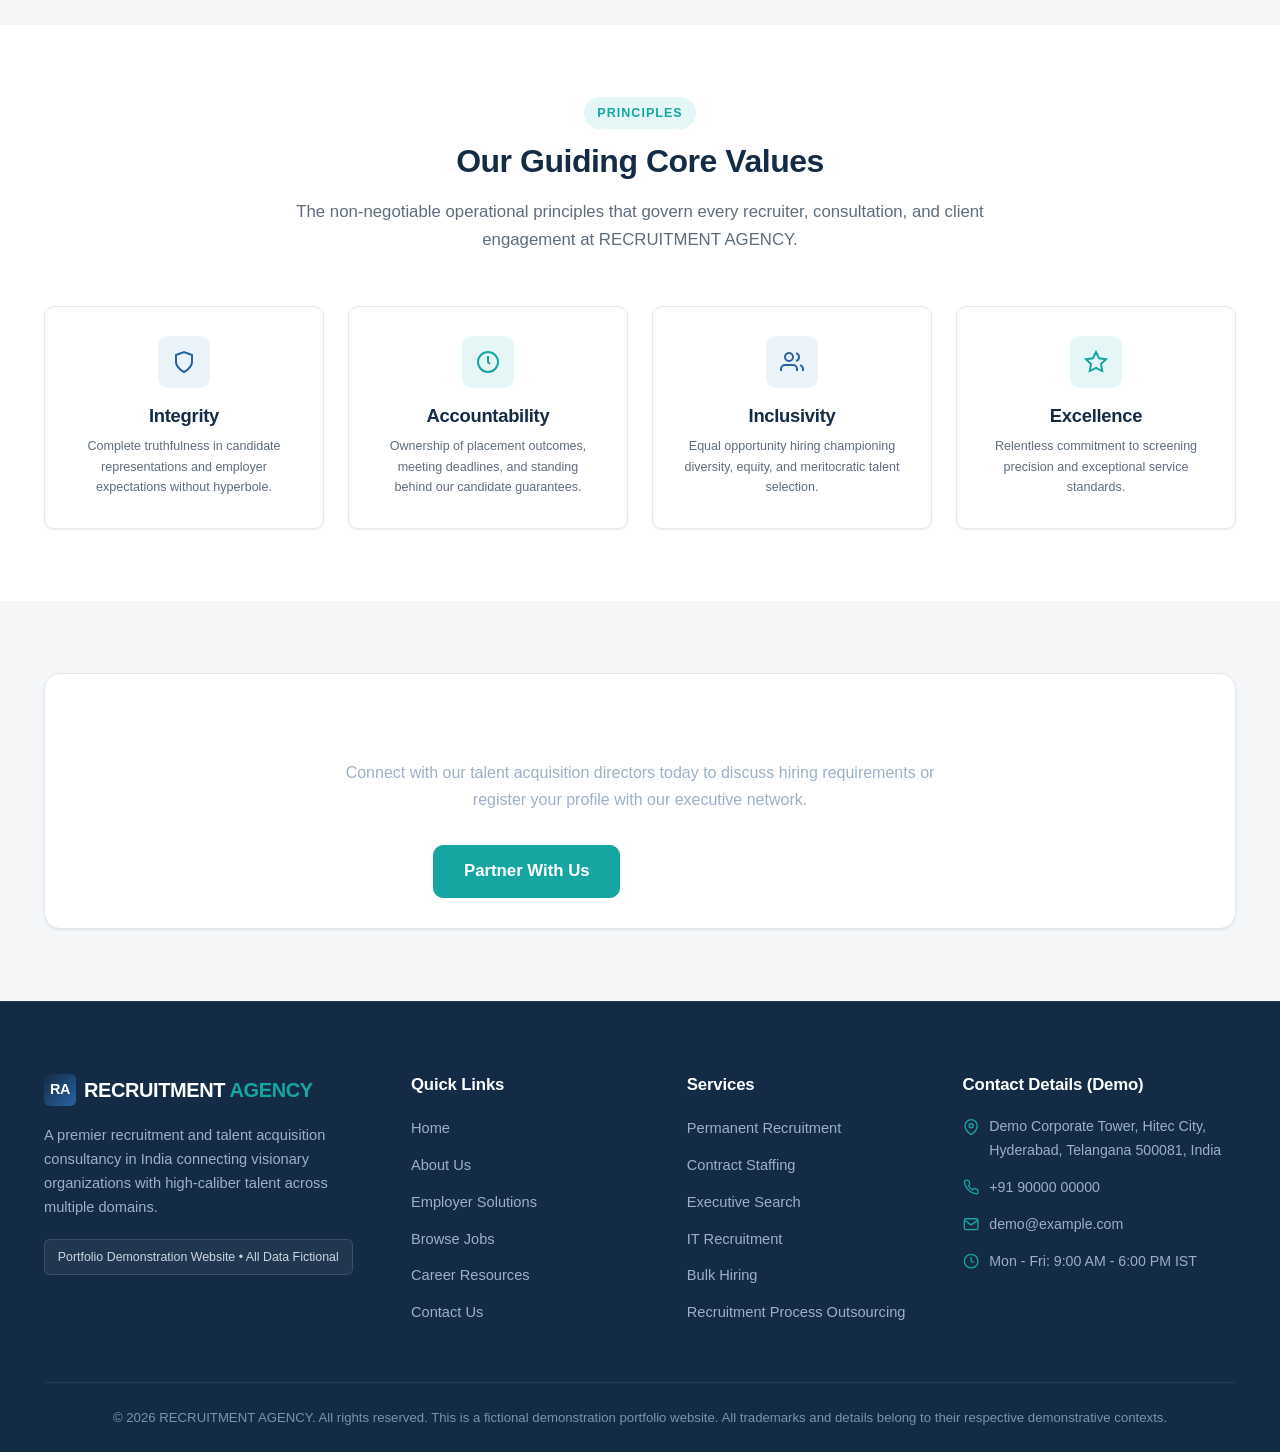
<file: about.html>
<!DOCTYPE html>
<html lang="en">
<head>
  <meta charset="UTF-8">
  <meta name="viewport" content="width=device-width, initial-scale=1.0">
  <title>About Us - RECRUITMENT AGENCY</title>
  <meta name="description" content="Learn about RECRUITMENT AGENCY, our mission, vision, recruitment philosophy, and strategic hiring methodology connecting Indian employers with exceptional talent.">
  <link rel="stylesheet" href="css/style.css">
</head>
<body>

  <!-- Site Header -->
  <header class="site-header">
    <div class="container header-inner">
      <a href="index.html" class="brand-logo" aria-label="RECRUITMENT AGENCY Home">
        <span class="brand-logo-mark">RA</span>
        <span class="brand-logo-text">RECRUITMENT <span>AGENCY</span></span>
      </a>

      <!-- Desktop & Mobile Navigation (ONLY 4 MAIN VISIBLE ITEMS) -->
      <div class="nav-backdrop"></div>
      <nav class="nav-container" aria-label="Main Navigation">
        <ul class="main-nav">
          <li class="nav-item">
            <a href="index.html" class="nav-link">Home</a>
          </li>
          <li class="nav-item">
            <a href="about.html" class="nav-link active">About Us</a>
          </li>
          <li class="nav-item has-dropdown">
            <button type="button" class="nav-link dropdown-toggle" aria-expanded="false" aria-haspopup="true">
              Recruitment Services
              <svg class="dropdown-icon" viewBox="0 0 24 24" fill="none" stroke="currentColor" stroke-width="2"><polyline points="6 9 12 15 18 9"/></svg>
            </button>
            <ul class="dropdown-menu">
              <li class="dropdown-item"><a href="employers.html" class="dropdown-link">Employer Solutions</a></li>
              <li class="dropdown-item"><a href="services.html#executive-search" class="dropdown-link">Executive Search</a></li>
              <li class="dropdown-item"><a href="services.html#permanent-recruitment" class="dropdown-link">Permanent Recruitment</a></li>
              <li class="dropdown-item"><a href="services.html#contract-staffing" class="dropdown-link">Contract Staffing</a></li>
              <li class="dropdown-item"><a href="services.html#recruitment-process" class="dropdown-link">Recruitment Process</a></li>
              <li class="dropdown-item"><a href="services.html#industries-we-serve" class="dropdown-link">Industries We Serve</a></li>
            </ul>
          </li>
          <li class="nav-item has-dropdown">
            <button type="button" class="nav-link dropdown-toggle" aria-expanded="false" aria-haspopup="true">
              Careers & Resources
              <svg class="dropdown-icon" viewBox="0 0 24 24" fill="none" stroke="currentColor" stroke-width="2"><polyline points="6 9 12 15 18 9"/></svg>
            </button>
            <ul class="dropdown-menu">
              <li class="dropdown-item"><a href="jobs.html" class="dropdown-link">Browse Jobs</a></li>
              <li class="dropdown-item"><a href="job-details.html" class="dropdown-link">Job Details</a></li>
              <li class="dropdown-item"><a href="resources.html" class="dropdown-link">Career Resources</a></li>
              <li class="dropdown-item"><a href="resume-tips.html" class="dropdown-link">Resume Tips</a></li>
              <li class="dropdown-item"><a href="interview-preparation.html" class="dropdown-link">Interview Preparation</a></li>
              <li class="dropdown-item"><a href="contact.html#candidate-registration" class="dropdown-link">Candidate Registration</a></li>
            </ul>
          </li>
        </ul>
      </nav>

      <div class="header-actions">
        <a href="employers.html" class="btn btn-primary header-hire-btn">Hire Talent</a>
        <button type="button" class="menu-toggle" aria-label="Toggle navigation menu" aria-expanded="false">
          <span></span>
          <span></span>
          <span></span>
        </button>
      </div>
    </div>
  </header>

  <main id="main-content">

    <!-- Page Header Banner -->
    <section class="section-padding bg-soft-sky" style="padding-top: 3.5rem; padding-bottom: 3.5rem; border-bottom: 1px solid var(--border-color);">
      <div class="container text-center">
        <span class="section-badge">Corporate Profile</span>
        <h1 class="hero-title" style="margin-bottom: 0.85rem;">About RECRUITMENT AGENCY</h1>
        <p class="section-desc" style="max-width: 680px; margin: 0 auto;">
          Bridging corporate workforce requirements with qualified, verified professionals through ethical consulting and data-backed recruitment methodologies.
        </p>
      </div>
    </section>

    <!-- 1. ABOUT RECRUITMENT AGENCY & OUR PURPOSE -->
    <section class="section-padding bg-white">
      <div class="container">
        <div class="grid-2" style="align-items: center;">
          <div>
            <span class="section-badge">Our Story</span>
            <h2 class="section-title">Driving Talent Excellence Across India</h2>
            <p class="leading-relaxed text-muted">
              Established as an industry-standard recruitment practice, <strong>RECRUITMENT AGENCY</strong> specializes in permanent hiring, contract staffing, and executive search for corporate organizations operating in India and global business markets.
            </p>
            <p class="leading-relaxed text-muted">
              We bridge the gap between organizational talent demands and high-performing candidate ambitions. By replacing generic volume sourcing with customized recruitment engineering, we help employers build competitive teams and empower professionals to secure rewarding career trajectories.
            </p>

            <div class="card bg-light-grey mt-4" style="border-left: 4px solid var(--teal);">
              <h3 style="font-size: 1.15rem; margin-bottom: 0.35rem;">Our Purpose</h3>
              <p class="text-sm text-muted mb-0">
                To transform traditional hiring into a transparent, predictable, and value-accretive partnership for both progressive enterprises and career-driven individuals.
              </p>
            </div>
          </div>

          <!-- Recruitment Team Image -->
          <div>
            <div class="project-img-wrapper">
              <img src="assets/images/recruitment-team-placeholder.jpg" alt="Professional recruitment team collaboration and talent acquisition strategy" class="project-img" loading="lazy">
            </div>
          </div>
        </div>
      </div>
    </section>

    <!-- 2. MISSION & VISION -->
    <section class="section-padding bg-light-grey">
      <div class="container">
        <div class="grid-2">
          <!-- Mission -->
          <div class="card card-feature">
            <div class="feature-icon-box">
              <svg viewBox="0 0 24 24" width="28" height="28" fill="none" stroke="currentColor" stroke-width="2"><circle cx="12" cy="12" r="10"/><path d="M12 2a14.5 14.5 0 0 0 0 20 14.5 14.5 0 0 0 0-20"/><path d="M2 12h20"/></svg>
            </div>
            <h3 class="section-title" style="font-size: 1.5rem;">Our Mission</h3>
            <p class="text-muted leading-relaxed">
              To deliver precision recruitment solutions that empower corporate clients to achieve operational benchmarks through high-performing talent, while championing career advancement and equity for aspiring professionals across India.
            </p>
            <ul class="styled-checklist mt-3">
              <li><span class="check-bullet">✓</span> Zero tolerance for unvetted resume bulk submissions.</li>
              <li><span class="check-bullet">✓</span> Ethical, nondiscriminatory candidate assessment protocols.</li>
              <li><span class="check-bullet">✓</span> Complete fee-free representation for job applicants.</li>
            </ul>
          </div>

          <!-- Vision -->
          <div class="card card-feature">
            <div class="feature-icon-box teal">
              <svg viewBox="0 0 24 24" width="28" height="28" fill="none" stroke="currentColor" stroke-width="2"><polygon points="12 2 15.09 8.26 22 9.27 17 14.14 18.18 21.02 12 17.77 5.82 21.02 7 14.14 2 9.27 8.91 8.26 12 2"/></svg>
            </div>
            <h3 class="section-title" style="font-size: 1.5rem;">Our Vision</h3>
            <p class="text-muted leading-relaxed">
              To be recognized as India's most dependable, ethical, and methodologically rigorous recruitment advisory, defining best practices in candidate screening, employer satisfaction, and talent retention.
            </p>
            <ul class="styled-checklist mt-3">
              <li><span class="check-bullet">✓</span> Continuous innovation in competency assessment models.</li>
              <li><span class="check-bullet">✓</span> Pan-India footprint across tier-1 and tier-2 talent epicenters.</li>
              <li><span class="check-bullet">✓</span> Sustainable hiring partnerships spanning over a decade of trust.</li>
            </ul>
          </div>
        </div>
      </div>
    </section>

    <!-- 3. DEMONSTRATION FIGURES / STATISTICS -->
    <section class="section-padding bg-navy text-center" style="padding-top: 3.5rem; padding-bottom: 3.5rem;">
      <div class="container">
        <h3 style="color: var(--white); margin-bottom: 0.5rem; font-size: 1.5rem;">Demonstration Operational Scale</h3>
        <p class="text-sm" style="color: #9cb1c9; margin-bottom: 2.5rem;">Illustrative portfolio figures reflecting agency capacity across Indian business hubs</p>
        
        <div class="grid-4">
          <div>
            <div style="font-size: 2.75rem; font-weight: 850; color: var(--teal); margin-bottom: 0.35rem;">12,500+</div>
            <div style="font-size: 0.9rem; color: #eaf3fa; font-weight: 600;">Candidates Placed (Demo)</div>
            <div style="font-size: 0.75rem; color: #9cb1c9;">Across IT, Finance & Engineering</div>
          </div>
          <div>
            <div style="font-size: 2.75rem; font-weight: 850; color: var(--teal); margin-bottom: 0.35rem;">550+</div>
            <div style="font-size: 0.9rem; color: #eaf3fa; font-weight: 600;">Corporate Clients (Demo)</div>
            <div style="font-size: 0.75rem; color: #9cb1c9;">Startups to Fortune 500</div>
          </div>
          <div>
            <div style="font-size: 2.75rem; font-weight: 850; color: var(--teal); margin-bottom: 0.35rem;">14 Days</div>
            <div style="font-size: 0.9rem; color: #eaf3fa; font-weight: 600;">Average Turnaround (Demo)</div>
            <div style="font-size: 0.75rem; color: #9cb1c9;">Initial Shortlist to Offer</div>
          </div>
          <div>
            <div style="font-size: 2.75rem; font-weight: 850; color: var(--teal); margin-bottom: 0.35rem;">96.4%</div>
            <div style="font-size: 0.9rem; color: #eaf3fa; font-weight: 600;">Probation Success (Demo)</div>
            <div style="font-size: 0.75rem; color: #9cb1c9;">1st-Year Tenure Guarantee</div>
          </div>
        </div>
      </div>
    </section>

    <!-- 4. RECRUITMENT PHILOSOPHY & HOW WE WORK -->
    <section class="section-padding bg-white">
      <div class="container">
        <div class="section-header text-center">
          <span class="section-badge">Our Methodology</span>
          <h2 class="section-title">Our Recruitment Philosophy: Competence & Cultural Resonance</h2>
          <p class="section-desc">We reject transactional volume matching. A successful hire is defined not merely by a matched keyword, but by shared values, technical integrity, and career longevity.</p>
        </div>

        <div class="grid-3">
          <div class="card">
            <div class="feature-icon-box">
              <svg viewBox="0 0 24 24" width="26" height="26" fill="none" stroke="currentColor" stroke-width="2"><circle cx="12" cy="12" r="10"/><path d="M8 14s1.5 2 4 2 4-2 4-2"/><line x1="9" y1="9" x2="9.01" y2="9"/><line x1="15" y1="9" x2="15.01" y2="9"/></svg>
            </div>
            <h3>Deep Competency Audits</h3>
            <p class="text-muted text-sm leading-relaxed">
              Every candidate is assessed through practical scenarios, technical questionnaires, and credential verifications before their profile reaches a hiring manager.
            </p>
          </div>

          <div class="card">
            <div class="feature-icon-box teal">
              <svg viewBox="0 0 24 24" width="26" height="26" fill="none" stroke="currentColor" stroke-width="2"><path d="M17 21v-2a4 4 0 0 0-4-4H5a4 4 0 0 0-4 4v2"/><circle cx="9" cy="7" r="4"/></svg>
            </div>
            <h3>Culture & Behavioral Fit</h3>
            <p class="text-muted text-sm leading-relaxed">
              We evaluate communication styles, problem-solving under pressure, adaptability to team structures, and leadership potential to safeguard cohesive workplace dynamics.
            </p>
          </div>

          <div class="card">
            <div class="feature-icon-box">
              <svg viewBox="0 0 24 24" width="26" height="26" fill="none" stroke="currentColor" stroke-width="2"><path d="M12 22s8-4 8-10V5l-8-3-8 3v7c0 6 8 10 8 10z"/></svg>
            </div>
            <h3>Tenure & Replacement Warranty</h3>
            <p class="text-muted text-sm leading-relaxed">
              We stand behind our talent recommendations with contractual placement warranties and replacement guarantees, ensuring mutual long-term accountability.
            </p>
          </div>
        </div>
      </div>
    </section>

    <!-- 5. APPROACH TO EMPLOYERS VS CANDIDATES -->
    <section class="section-padding bg-light-grey">
      <div class="container">
        <div class="grid-2">
          <!-- Approach to Employers -->
          <div class="card p-4">
            <span class="badge badge-industry mb-2">Strategic Partnership</span>
            <h3 class="mb-3">Our Approach to Employers</h3>
            <p class="text-muted text-sm leading-relaxed mb-4">
              We act as an extension of your internal talent acquisition wing. By taking the time to understand your organizational roadmap, tech stack, and manager preferences, we eliminate hiring friction.
            </p>
            <ul class="styled-checklist">
              <li><span class="check-bullet">✓</span> <strong>Customized Talent Mapping:</strong> Proactive identification of passive candidates in competitor firms.</li>
              <li><span class="check-bullet">✓</span> <strong>SLA-Driven Turnaround:</strong> Curated shortlists submitted within 3 to 5 business days.</li>
              <li><span class="check-bullet">✓</span> <strong>Compensation Benchmarking:</strong> Real-time Indian market compensation insights to ensure offer acceptance.</li>
              <li><span class="check-bullet">✓</span> <strong>Joining Assurance:</strong> Active touchpoints to prevent dropouts and manage counter-offers.</li>
            </ul>
            <div class="mt-4">
              <a href="employers.html" class="btn btn-primary btn-sm">Explore Employer Solutions</a>
            </div>
          </div>

          <!-- Approach to Candidates -->
          <div class="card p-4">
            <span class="badge badge-type mb-2">Empowering Aspirations</span>
            <h3 class="mb-3">Our Approach to Candidates</h3>
            <p class="text-muted text-sm leading-relaxed mb-4">
              We champion job seekers at every stage of their career journey. From fresh graduates entering the corporate world to seasoned executives transitioning leadership roles, we provide unbiased advisory.
            </p>
            <ul class="styled-checklist">
              <li><span class="check-bullet">✓</span> <strong>100% Free Service:</strong> We never charge applicants registration fees, interview fees, or placement charges.</li>
              <li><span class="check-bullet">✓</span> <strong>Constructive Feedback:</strong> Transparent feedback following employer interviews to support career growth.</li>
              <li><span class="check-bullet">✓</span> <strong>Confidentiality First:</strong> We never submit your resume or identity to an employer without your prior consent.</li>
              <li><span class="check-bullet">✓</span> <strong>Negotiation Support:</strong> Helping you secure fair, competitive market compensation packages.</li>
            </ul>
            <div class="mt-4">
              <a href="jobs.html" class="btn btn-outline btn-sm">Browse Active Opportunities</a>
            </div>
          </div>
        </div>
      </div>
    </section>

    <!-- 6. CORE VALUES -->
    <section class="section-padding bg-white">
      <div class="container">
        <div class="section-header text-center">
          <span class="section-badge">Principles</span>
          <h2 class="section-title">Our Guiding Core Values</h2>
          <p class="section-desc">The non-negotiable operational principles that govern every recruiter, consultation, and client engagement at RECRUITMENT AGENCY.</p>
        </div>

        <div class="grid-4">
          <div class="card text-center">
            <div class="feature-icon-box" style="margin: 0 auto 1rem auto;">
              <svg viewBox="0 0 24 24" width="24" height="24" fill="none" stroke="currentColor" stroke-width="2"><path d="M12 22s8-4 8-10V5l-8-3-8 3v7c0 6 8 10 8 10z"/></svg>
            </div>
            <h4 class="mb-2">Integrity</h4>
            <p class="text-xs text-muted">Complete truthfulness in candidate representations and employer expectations without hyperbole.</p>
          </div>

          <div class="card text-center">
            <div class="feature-icon-box teal" style="margin: 0 auto 1rem auto;">
              <svg viewBox="0 0 24 24" width="24" height="24" fill="none" stroke="currentColor" stroke-width="2"><circle cx="12" cy="12" r="10"/><polyline points="12 6 12 12 14 14"/></svg>
            </div>
            <h4 class="mb-2">Accountability</h4>
            <p class="text-xs text-muted">Ownership of placement outcomes, meeting deadlines, and standing behind our candidate guarantees.</p>
          </div>

          <div class="card text-center">
            <div class="feature-icon-box" style="margin: 0 auto 1rem auto;">
              <svg viewBox="0 0 24 24" width="24" height="24" fill="none" stroke="currentColor" stroke-width="2"><path d="M17 21v-2a4 4 0 0 0-4-4H5a4 4 0 0 0-4 4v2"/><circle cx="9" cy="7" r="4"/><path d="M23 21v-2a4 4 0 0 0-3-3.87"/><path d="M16 3.13a4 4 0 0 1 0 7.75"/></svg>
            </div>
            <h4 class="mb-2">Inclusivity</h4>
            <p class="text-xs text-muted">Equal opportunity hiring championing diversity, equity, and meritocratic talent selection.</p>
          </div>

          <div class="card text-center">
            <div class="feature-icon-box teal" style="margin: 0 auto 1rem auto;">
              <svg viewBox="0 0 24 24" width="24" height="24" fill="none" stroke="currentColor" stroke-width="2"><polygon points="12 2 15.09 8.26 22 9.27 17 14.14 18.18 21.02 12 17.77 5.82 21.02 7 14.14 2 9.27 8.91 8.26 12 2"/></svg>
            </div>
            <h4 class="mb-2">Excellence</h4>
            <p class="text-xs text-muted">Relentless commitment to screening precision and exceptional service standards.</p>
          </div>
        </div>
      </div>
    </section>

    <!-- 7. CTA SECTION -->
    <section class="section-padding bg-light-grey text-center">
      <div class="container">
        <div class="card bg-navy p-5" style="color: var(--white); border-radius: var(--radius-lg);">
          <h2 style="color: var(--white); margin-bottom: 1rem;">Ready to Transform Your Recruitment Strategy?</h2>
          <p style="color: #9cb1c9; max-width: 600px; margin: 0 auto 2rem auto;">
            Connect with our talent acquisition directors today to discuss hiring requirements or register your profile with our executive network.
          </p>
          <div style="display: flex; gap: 1rem; justify-content: center; flex-wrap: wrap;">
            <a href="employers.html" class="btn btn-teal btn-lg">Partner With Us</a>
            <a href="contact.html" class="btn btn-outline btn-lg" style="color: #fff; border-color: rgba(255,255,255,0.4);">Contact Our Office</a>
          </div>
        </div>
      </div>
    </section>

  </main>

  <!-- Site Footer -->
  <footer class="site-footer">
    <div class="container">
      <div class="footer-grid">
        <div class="footer-brand">
          <a href="index.html" class="brand-logo">
            <span class="brand-logo-mark">RA</span>
            <span class="brand-logo-text">RECRUITMENT <span>AGENCY</span></span>
          </a>
          <p class="footer-desc">
            A premier recruitment and talent acquisition consultancy in India connecting visionary organizations with high-caliber talent across multiple domains.
          </p>
          <div class="footer-disclaimer-badge">
            Portfolio Demonstration Website • All Data Fictional
          </div>
        </div>

        <div>
          <h4 class="footer-heading">Quick Links</h4>
          <ul class="footer-links">
            <li><a href="index.html">Home</a></li>
            <li><a href="about.html">About Us</a></li>
            <li><a href="employers.html">Employer Solutions</a></li>
            <li><a href="jobs.html">Browse Jobs</a></li>
            <li><a href="resources.html">Career Resources</a></li>
            <li><a href="contact.html">Contact Us</a></li>
          </ul>
        </div>

        <div>
          <h4 class="footer-heading">Services</h4>
          <ul class="footer-links">
            <li><a href="services.html#permanent-recruitment">Permanent Recruitment</a></li>
            <li><a href="services.html#contract-staffing">Contract Staffing</a></li>
            <li><a href="services.html#executive-search">Executive Search</a></li>
            <li><a href="services.html#it-recruitment">IT Recruitment</a></li>
            <li><a href="services.html#bulk-hiring">Bulk Hiring</a></li>
            <li><a href="services.html#rpo">Recruitment Process Outsourcing</a></li>
          </ul>
        </div>

        <div>
          <h4 class="footer-heading">Contact Details (Demo)</h4>
          <ul class="footer-contact-info">
            <li class="footer-contact-item">
              <svg class="icon-inline" viewBox="0 0 24 24" fill="none" stroke="currentColor"><path d="M21 10c0 7-9 13-9 13s-9-6-9-13a9 9 0 0118 0z"/><circle cx="12" cy="10" r="3"/></svg>
              <span>Demo Corporate Tower, Hitec City, Hyderabad, Telangana 500081, India</span>
            </li>
            <li class="footer-contact-item">
              <svg class="icon-inline" viewBox="0 0 24 24" fill="none" stroke="currentColor"><path d="M22 16.92v3a2 2 0 0 1-2.18 2 19.79 19.79 0 0 1-8.63-3.07 19.5 19.5 0 0 1-6-6 19.79 19.79 0 0 1-3.07-8.67A2 2 0 0 1 4.11 2h3a2 2 0 0 1 2 1.72 12.84 12.84 0 0 0 .7 2.81 2 2 0 0 1-.45 2.11L8.09 9.91a16 16 0 0 0 6 6l1.27-1.27a2 2 0 0 1 2.11-.45 12.84 12.84 0 0 0 2.81.7A2 2 0 0 1 22 16.92z"/></svg>
              <span>+91 90000 00000</span>
            </li>
            <li class="footer-contact-item">
              <svg class="icon-inline" viewBox="0 0 24 24" fill="none" stroke="currentColor"><path d="M4 4h16c1.1 0 2 .9 2 2v12c0 1.1-.9 2-2 2H4c-1.1 0-2-.9-2-2V6c0-1.1.9-2 2-2z"/><polyline points="22,6 12,13 2,6"/></svg>
              <span>demo@example.com</span>
            </li>
            <li class="footer-contact-item">
              <svg class="icon-inline" viewBox="0 0 24 24" fill="none" stroke="currentColor"><circle cx="12" cy="12" r="10"/><polyline points="12 6 12 12 16 14"/></svg>
              <span>Mon - Fri: 9:00 AM - 6:00 PM IST</span>
            </li>
          </ul>
        </div>
      </div>

      <div class="footer-bottom">
        <p>&copy; 2026 RECRUITMENT AGENCY. All rights reserved. This is a fictional demonstration portfolio website. All trademarks and details belong to their respective demonstrative contexts.</p>
      </div>
    </div>
  </footer>

  <button type="button" id="back-to-top" class="back-to-top" aria-label="Back to top">
    <svg viewBox="0 0 24 24" width="20" height="20" fill="none" stroke="currentColor" stroke-width="2.5"><polyline points="18 15 12 9 6 15"/></svg>
  </button>

  <script src="js/main.js"></script>
</body>
</html>
</file>
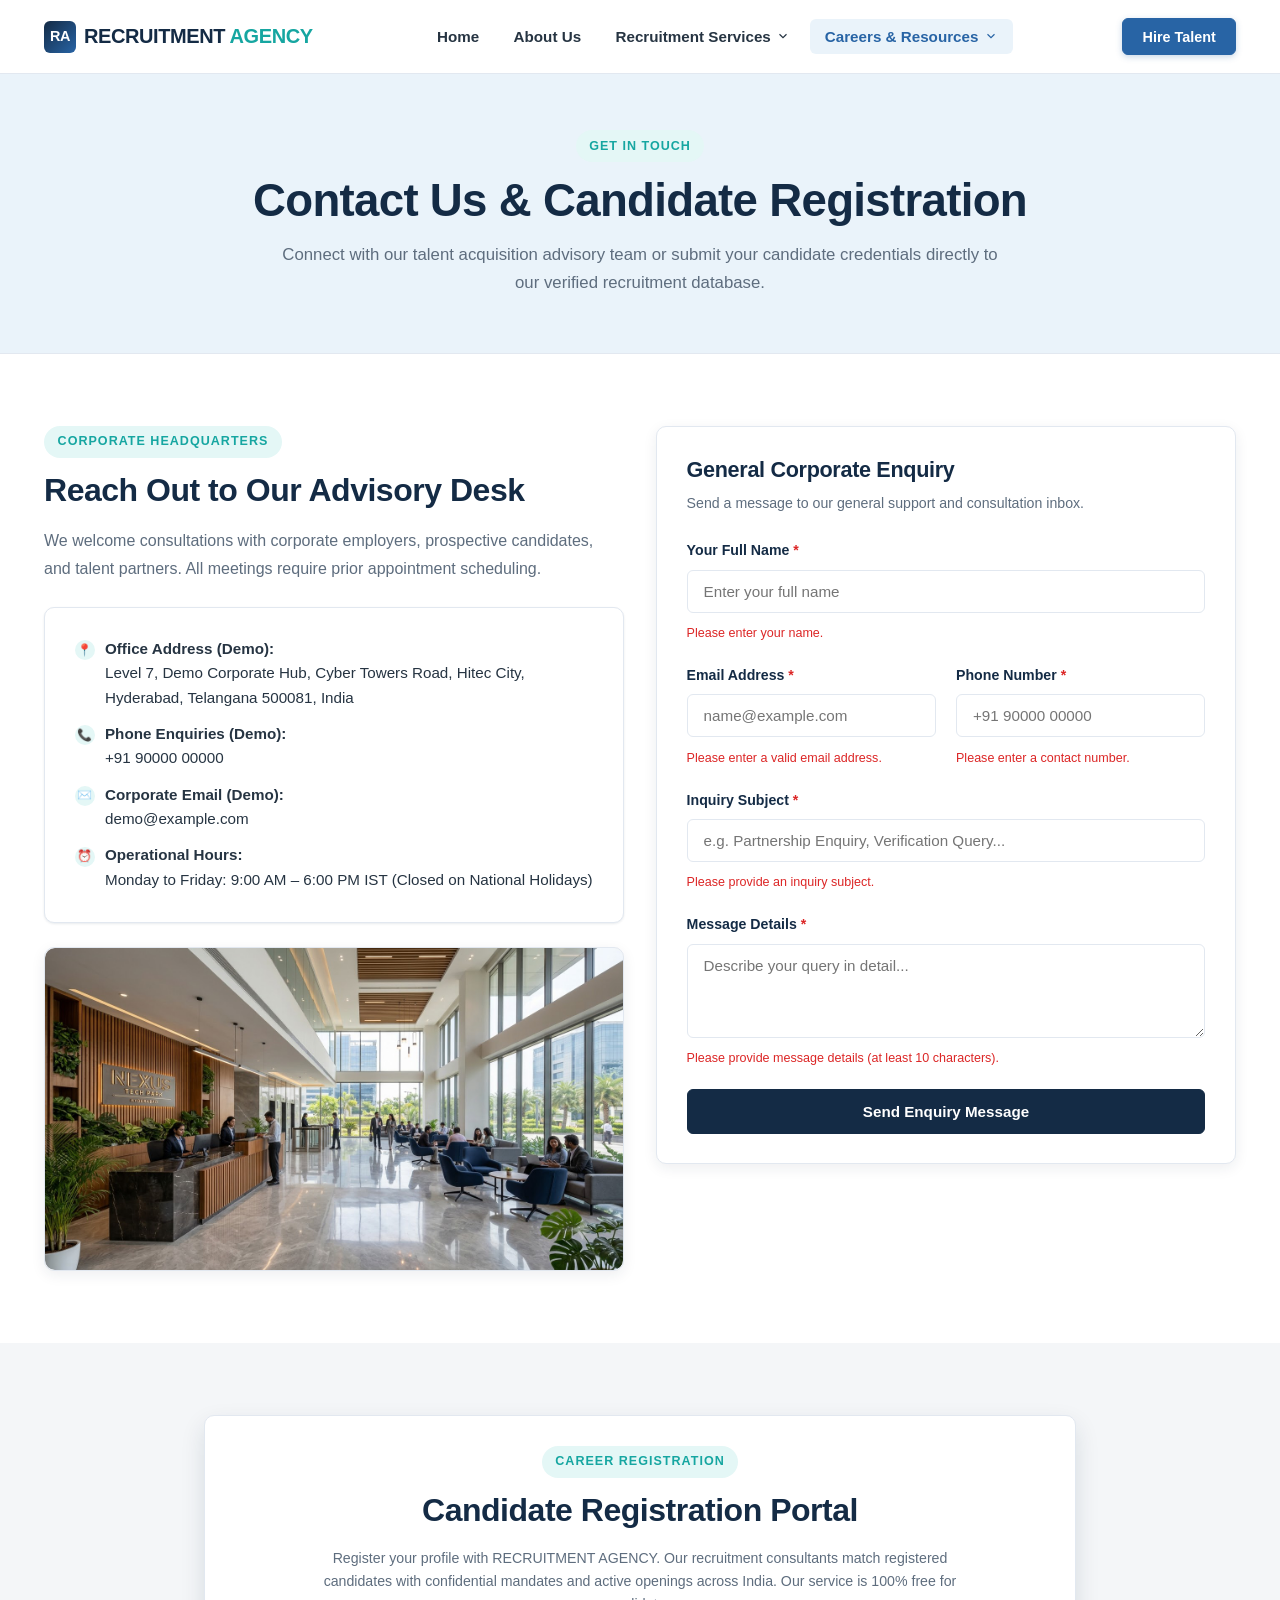
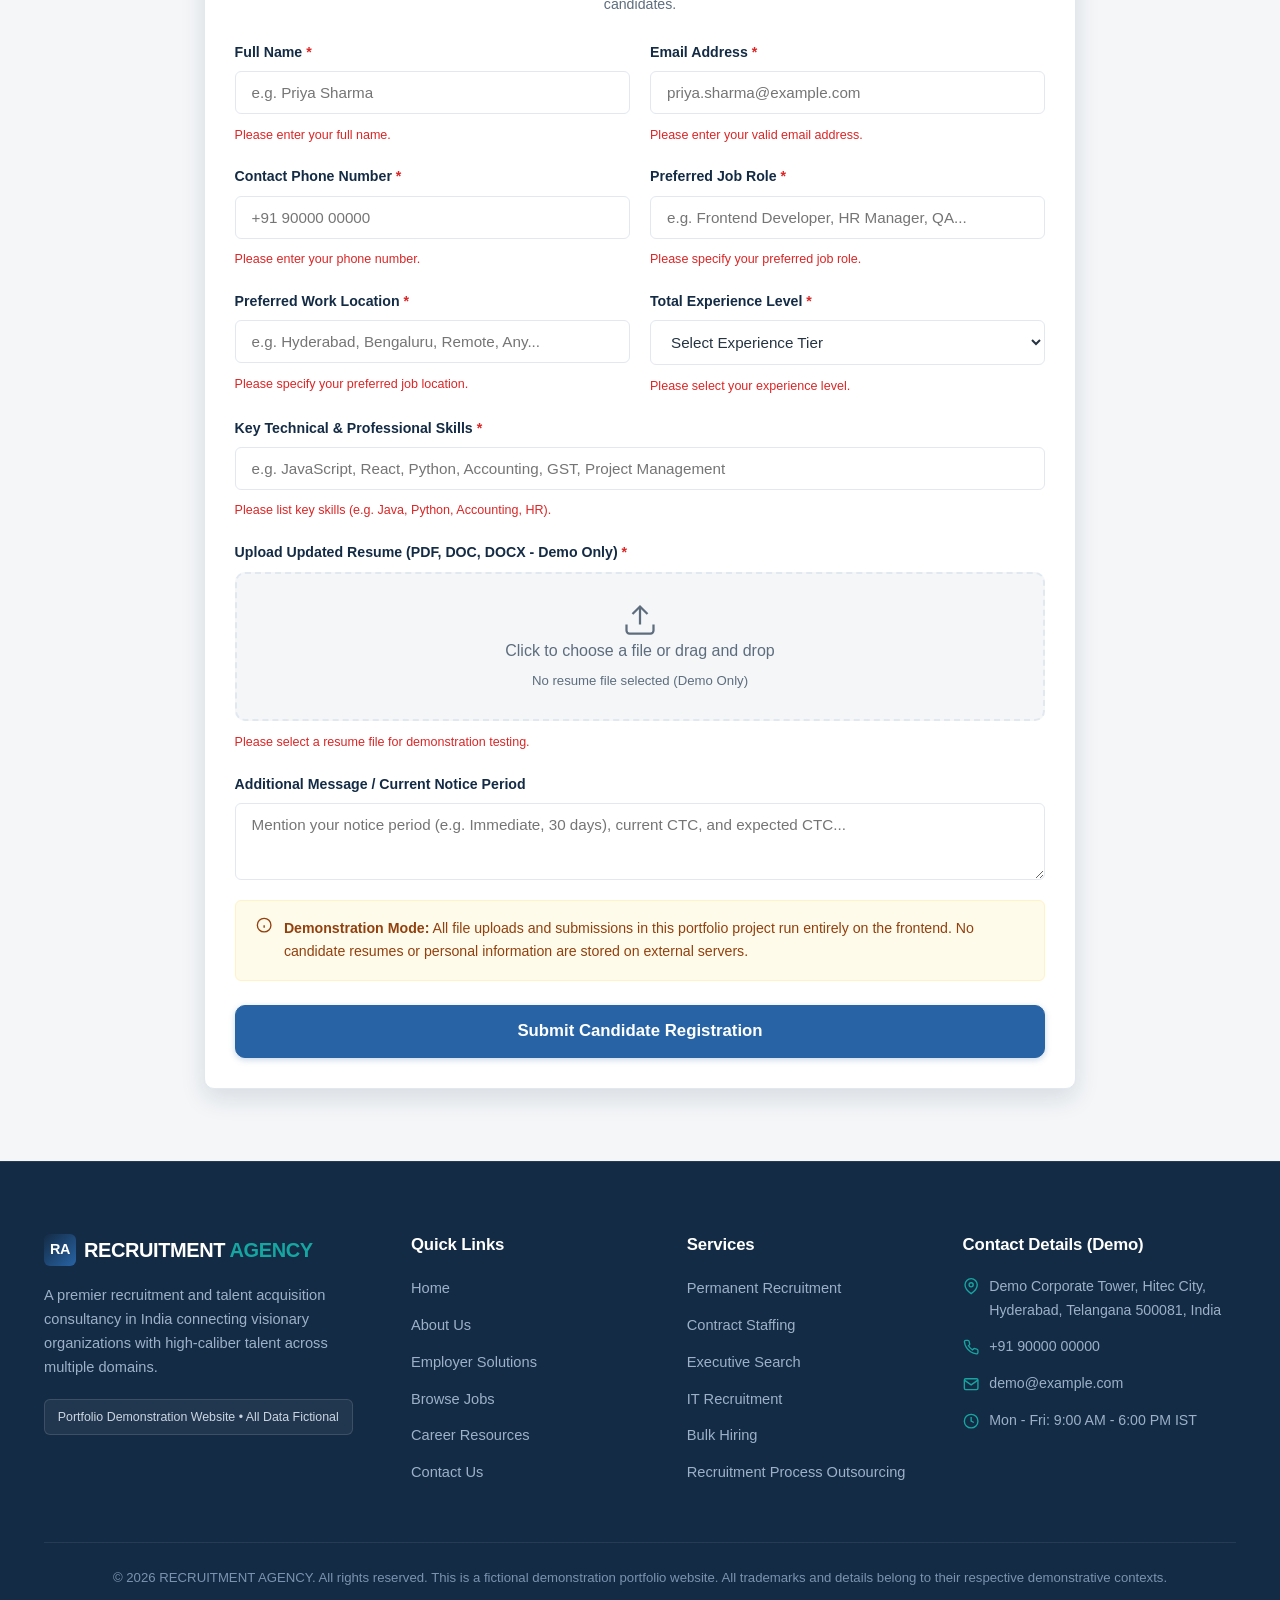
<file: contact.html>
<!DOCTYPE html>
<html lang="en">
<head>
  <meta charset="UTF-8">
  <meta name="viewport" content="width=device-width, initial-scale=1.0">
  <title>Contact Us & Candidate Registration - RECRUITMENT AGENCY</title>
  <meta name="description" content="Get in touch with RECRUITMENT AGENCY in Hyderabad, Telangana or submit your candidate registration and CV for verified career opportunities across India.">
  <link rel="stylesheet" href="css/style.css">
</head>
<body>

  <!-- Site Header -->
  <header class="site-header">
    <div class="container header-inner">
      <a href="index.html" class="brand-logo" aria-label="RECRUITMENT AGENCY Home">
        <span class="brand-logo-mark">RA</span>
        <span class="brand-logo-text">RECRUITMENT <span>AGENCY</span></span>
      </a>

      <!-- Desktop & Mobile Navigation (ONLY 4 MAIN VISIBLE ITEMS) -->
      <div class="nav-backdrop"></div>
      <nav class="nav-container" aria-label="Main Navigation">
        <ul class="main-nav">
          <li class="nav-item">
            <a href="index.html" class="nav-link">Home</a>
          </li>
          <li class="nav-item">
            <a href="about.html" class="nav-link">About Us</a>
          </li>
          <li class="nav-item has-dropdown">
            <button type="button" class="nav-link dropdown-toggle" aria-expanded="false" aria-haspopup="true">
              Recruitment Services
              <svg class="dropdown-icon" viewBox="0 0 24 24" fill="none" stroke="currentColor" stroke-width="2"><polyline points="6 9 12 15 18 9"/></svg>
            </button>
            <ul class="dropdown-menu">
              <li class="dropdown-item"><a href="employers.html" class="dropdown-link">Employer Solutions</a></li>
              <li class="dropdown-item"><a href="services.html#executive-search" class="dropdown-link">Executive Search</a></li>
              <li class="dropdown-item"><a href="services.html#permanent-recruitment" class="dropdown-link">Permanent Recruitment</a></li>
              <li class="dropdown-item"><a href="services.html#contract-staffing" class="dropdown-link">Contract Staffing</a></li>
              <li class="dropdown-item"><a href="services.html#recruitment-process" class="dropdown-link">Recruitment Process</a></li>
              <li class="dropdown-item"><a href="services.html#industries-we-serve" class="dropdown-link">Industries We Serve</a></li>
            </ul>
          </li>
          <li class="nav-item has-dropdown">
            <button type="button" class="nav-link dropdown-toggle" aria-expanded="false" aria-haspopup="true">
              Careers & Resources
              <svg class="dropdown-icon" viewBox="0 0 24 24" fill="none" stroke="currentColor" stroke-width="2"><polyline points="6 9 12 15 18 9"/></svg>
            </button>
            <ul class="dropdown-menu">
              <li class="dropdown-item"><a href="jobs.html" class="dropdown-link">Browse Jobs</a></li>
              <li class="dropdown-item"><a href="job-details.html" class="dropdown-link">Job Details</a></li>
              <li class="dropdown-item"><a href="resources.html" class="dropdown-link">Career Resources</a></li>
              <li class="dropdown-item"><a href="resume-tips.html" class="dropdown-link">Resume Tips</a></li>
              <li class="dropdown-item"><a href="interview-preparation.html" class="dropdown-link">Interview Preparation</a></li>
              <li class="dropdown-item"><a href="contact.html#candidate-registration" class="dropdown-link">Candidate Registration</a></li>
            </ul>
          </li>
        </ul>
      </nav>

      <div class="header-actions">
        <a href="employers.html" class="btn btn-primary header-hire-btn">Hire Talent</a>
        <button type="button" class="menu-toggle" aria-label="Toggle navigation menu" aria-expanded="false">
          <span></span>
          <span></span>
          <span></span>
        </button>
      </div>
    </div>
  </header>

  <main id="main-content">

    <!-- Hero Header -->
    <section class="section-padding bg-soft-sky" style="padding-top: 3.5rem; padding-bottom: 3.5rem; border-bottom: 1px solid var(--border-color);">
      <div class="container text-center">
        <span class="section-badge">Get In Touch</span>
        <h1 class="hero-title" style="margin-bottom: 0.85rem;">Contact Us & Candidate Registration</h1>
        <p class="section-desc" style="max-width: 720px; margin: 0 auto;">
          Connect with our talent acquisition advisory team or submit your candidate credentials directly to our verified recruitment database.
        </p>
      </div>
    </section>

    <!-- SECTION 1: CONTACT INFORMATION & GENERAL ENQUIRY FORM -->
    <section class="section-padding bg-white">
      <div class="container">
        <div class="grid-2">

          <!-- Left Column: Contact Details & Office Placeholder -->
          <div>
            <span class="section-badge">Corporate Headquarters</span>
            <h2 class="section-title">Reach Out to Our Advisory Desk</h2>
            <p class="text-muted leading-relaxed mb-4">
              We welcome consultations with corporate employers, prospective candidates, and talent partners. All meetings require prior appointment scheduling.
            </p>

            <!-- Office Details Card -->
            <div class="card bg-light-grey mb-4">
              <ul class="styled-checklist">
                <li>
                  <span class="check-bullet">📍</span>
                  <div>
                    <strong>Office Address (Demo):</strong><br>
                    Level 7, Demo Corporate Hub, Cyber Towers Road, Hitec City, Hyderabad, Telangana 500081, India
                  </div>
                </li>
                <li>
                  <span class="check-bullet">📞</span>
                  <div>
                    <strong>Phone Enquiries (Demo):</strong><br>
                    +91 90000 00000
                  </div>
                </li>
                <li>
                  <span class="check-bullet">✉️</span>
                  <div>
                    <strong>Corporate Email (Demo):</strong><br>
                    demo@example.com
                  </div>
                </li>
                <li>
                  <span class="check-bullet">⏰</span>
                  <div>
                    <strong>Operational Hours:</strong><br>
                    Monday to Friday: 9:00 AM – 6:00 PM IST (Closed on National Holidays)
                  </div>
                </li>
              </ul>
            </div>

            <!-- Office Environment Image -->
            <div class="project-img-wrapper">
              <img src="assets/images/office-environment-placeholder.jpg" alt="Modern corporate office environment and executive reception in Hyderabad" class="project-img" loading="lazy">
            </div>
          </div>

          <!-- Right Column: General Enquiry Form -->
          <div>
            <div class="card p-4" style="box-shadow: var(--shadow-md);">
              <h3 class="mb-2">General Corporate Enquiry</h3>
              <p class="text-sm text-muted mb-4">Send a message to our general support and consultation inbox.</p>

              <form id="general-contact-form" novalidate>
                <div class="form-group">
                  <label for="contact-name">Your Full Name <span class="required">*</span></label>
                  <input type="text" id="contact-name" name="name" class="form-control" placeholder="Enter your full name" required>
                  <div class="invalid-feedback">Please enter your name.</div>
                </div>

                <div class="form-grid">
                  <div class="form-group">
                    <label for="contact-email">Email Address <span class="required">*</span></label>
                    <input type="email" id="contact-email" name="email" class="form-control" placeholder="name@example.com" required>
                    <div class="invalid-feedback">Please enter a valid email address.</div>
                  </div>
                  <div class="form-group">
                    <label for="contact-phone">Phone Number <span class="required">*</span></label>
                    <input type="tel" id="contact-phone" name="phone" class="form-control" placeholder="+91 90000 00000" required>
                    <div class="invalid-feedback">Please enter a contact number.</div>
                  </div>
                </div>

                <div class="form-group">
                  <label for="contact-subject">Inquiry Subject <span class="required">*</span></label>
                  <input type="text" id="contact-subject" name="subject" class="form-control" placeholder="e.g. Partnership Enquiry, Verification Query..." required>
                  <div class="invalid-feedback">Please provide an inquiry subject.</div>
                </div>

                <div class="form-group">
                  <label for="contact-message">Message Details <span class="required">*</span></label>
                  <textarea id="contact-message" name="message" rows="4" class="form-control" placeholder="Describe your query in detail..." required></textarea>
                  <div class="invalid-feedback">Please provide message details (at least 10 characters).</div>
                </div>

                <button type="submit" class="btn btn-secondary btn-block">Send Enquiry Message</button>
              </form>
            </div>
          </div>

        </div>
      </div>
    </section>

    <!-- SECTION 2: CANDIDATE REGISTRATION FORM (Dedicated Anchor #candidate-registration) -->
    <section class="section-padding bg-light-grey" id="candidate-registration">
      <div class="container" style="max-width: 920px;">
        <div class="card p-5" style="box-shadow: var(--shadow-lg);">
          <div class="text-center mb-4">
            <span class="section-badge">Career Registration</span>
            <h2 class="section-title">Candidate Registration Portal</h2>
            <p class="text-muted text-sm" style="max-width: 640px; margin: 0 auto;">
              Register your profile with RECRUITMENT AGENCY. Our recruitment consultants match registered candidates with confidential mandates and active openings across India. Our service is 100% free for candidates.
            </p>
          </div>

          <form id="candidate-registration-form" novalidate>
            <!-- Name & Email -->
            <div class="form-grid">
              <div class="form-group">
                <label for="cand-name">Full Name <span class="required">*</span></label>
                <input type="text" id="cand-name" name="name" class="form-control" placeholder="e.g. Priya Sharma" required>
                <div class="invalid-feedback">Please enter your full name.</div>
              </div>
              <div class="form-group">
                <label for="cand-email">Email Address <span class="required">*</span></label>
                <input type="email" id="cand-email" name="email" class="form-control" placeholder="priya.sharma@example.com" required>
                <div class="invalid-feedback">Please enter your valid email address.</div>
              </div>
            </div>

            <!-- Phone & Preferred Role -->
            <div class="form-grid">
              <div class="form-group">
                <label for="cand-phone">Contact Phone Number <span class="required">*</span></label>
                <input type="tel" id="cand-phone" name="phone" class="form-control" placeholder="+91 90000 00000" required>
                <div class="invalid-feedback">Please enter your phone number.</div>
              </div>
              <div class="form-group">
                <label for="cand-role">Preferred Job Role <span class="required">*</span></label>
                <input type="text" id="cand-role" name="role" class="form-control" placeholder="e.g. Frontend Developer, HR Manager, QA..." required>
                <div class="invalid-feedback">Please specify your preferred job role.</div>
              </div>
            </div>

            <!-- Preferred Location & Experience Level -->
            <div class="form-grid">
              <div class="form-group">
                <label for="cand-location">Preferred Work Location <span class="required">*</span></label>
                <input type="text" id="cand-location" name="location" class="form-control" placeholder="e.g. Hyderabad, Bengaluru, Remote, Any..." required>
                <div class="invalid-feedback">Please specify your preferred job location.</div>
              </div>
              <div class="form-group">
                <label for="cand-experience">Total Experience Level <span class="required">*</span></label>
                <select id="cand-experience" name="experience" class="form-control" required>
                  <option value="">Select Experience Tier</option>
                  <option value="Fresher / Entry Level (0-1 year)">Fresher / Entry Level (0-1 year)</option>
                  <option value="1 - 3 Years (Junior)">1 - 3 Years (Junior)</option>
                  <option value="3 - 6 Years (Mid-Level)">3 - 6 Years (Mid-Level)</option>
                  <option value="6 - 10 Years (Senior)">6 - 10 Years (Senior)</option>
                  <option value="10+ Years (Leadership / Executive)">10+ Years (Leadership / Executive)</option>
                </select>
                <div class="invalid-feedback">Please select your experience level.</div>
              </div>
            </div>

            <!-- Skills -->
            <div class="form-group">
              <label for="cand-skills">Key Technical & Professional Skills <span class="required">*</span></label>
              <input type="text" id="cand-skills" name="skills" class="form-control" placeholder="e.g. JavaScript, React, Python, Accounting, GST, Project Management" required>
              <div class="invalid-feedback">Please list key skills (e.g. Java, Python, Accounting, HR).</div>
            </div>

            <!-- Resume Upload (Frontend Demonstration Only) -->
            <div class="form-group">
              <label for="cand-resume">Upload Updated Resume (PDF, DOC, DOCX - Demo Only) <span class="required">*</span></label>
              <div class="file-upload-wrapper">
                <input type="file" id="cand-resume" name="resume" class="file-input" accept=".pdf,.doc,.docx" required>
                <div class="file-upload-box">
                  <svg viewBox="0 0 24 24" width="36" height="36" fill="none" stroke="currentColor" stroke-width="1.5"><path d="M21 15v4a2 2 0 01-2 2H5a2 2 0 01-2-2v-4M17 8l-5-5-5 5M12 3v12"/></svg>
                  <span class="file-label-text">Click to choose a file or drag and drop</span>
                  <span class="file-chosen-name" id="cand-file-name">No resume file selected (Demo Only)</span>
                </div>
              </div>
              <div class="invalid-feedback">Please select a resume file for demonstration testing.</div>
            </div>

            <!-- Additional Message -->
            <div class="form-group">
              <label for="cand-notes">Additional Message / Current Notice Period</label>
              <textarea id="cand-notes" name="notes" rows="3" class="form-control" placeholder="Mention your notice period (e.g. Immediate, 30 days), current CTC, and expected CTC..."></textarea>
            </div>

            <!-- Disclaimer Notice -->
            <div class="apply-notice-box mb-4">
              <svg class="icon-inline" viewBox="0 0 24 24" fill="none" stroke="currentColor" stroke-width="2"><circle cx="12" cy="12" r="10"/><line x1="12" y1="16" x2="12" y2="12"/><line x1="12" y1="8" x2="12.01" y2="8"/></svg>
              <span><strong>Demonstration Mode:</strong> All file uploads and submissions in this portfolio project run entirely on the frontend. No candidate resumes or personal information are stored on external servers.</span>
            </div>

            <button type="submit" class="btn btn-primary btn-lg btn-block">Submit Candidate Registration</button>
          </form>
        </div>
      </div>
    </section>

  </main>

  <!-- Site Footer -->
  <footer class="site-footer">
    <div class="container">
      <div class="footer-grid">
        <div class="footer-brand">
          <a href="index.html" class="brand-logo">
            <span class="brand-logo-mark">RA</span>
            <span class="brand-logo-text">RECRUITMENT <span>AGENCY</span></span>
          </a>
          <p class="footer-desc">
            A premier recruitment and talent acquisition consultancy in India connecting visionary organizations with high-caliber talent across multiple domains.
          </p>
          <div class="footer-disclaimer-badge">
            Portfolio Demonstration Website • All Data Fictional
          </div>
        </div>

        <div>
          <h4 class="footer-heading">Quick Links</h4>
          <ul class="footer-links">
            <li><a href="index.html">Home</a></li>
            <li><a href="about.html">About Us</a></li>
            <li><a href="employers.html">Employer Solutions</a></li>
            <li><a href="jobs.html">Browse Jobs</a></li>
            <li><a href="resources.html">Career Resources</a></li>
            <li><a href="contact.html">Contact Us</a></li>
          </ul>
        </div>

        <div>
          <h4 class="footer-heading">Services</h4>
          <ul class="footer-links">
            <li><a href="services.html#permanent-recruitment">Permanent Recruitment</a></li>
            <li><a href="services.html#contract-staffing">Contract Staffing</a></li>
            <li><a href="services.html#executive-search">Executive Search</a></li>
            <li><a href="services.html#it-recruitment">IT Recruitment</a></li>
            <li><a href="services.html#bulk-hiring">Bulk Hiring</a></li>
            <li><a href="services.html#rpo">Recruitment Process Outsourcing</a></li>
          </ul>
        </div>

        <div>
          <h4 class="footer-heading">Contact Details (Demo)</h4>
          <ul class="footer-contact-info">
            <li class="footer-contact-item">
              <svg class="icon-inline" viewBox="0 0 24 24" fill="none" stroke="currentColor"><path d="M21 10c0 7-9 13-9 13s-9-6-9-13a9 9 0 0118 0z"/><circle cx="12" cy="10" r="3"/></svg>
              <span>Demo Corporate Tower, Hitec City, Hyderabad, Telangana 500081, India</span>
            </li>
            <li class="footer-contact-item">
              <svg class="icon-inline" viewBox="0 0 24 24" fill="none" stroke="currentColor"><path d="M22 16.92v3a2 2 0 0 1-2.18 2 19.79 19.79 0 0 1-8.63-3.07 19.5 19.5 0 0 1-6-6 19.79 19.79 0 0 1-3.07-8.67A2 2 0 0 1 4.11 2h3a2 2 0 0 1 2 1.72 12.84 12.84 0 0 0 .7 2.81 2 2 0 0 1-.45 2.11L8.09 9.91a16 16 0 0 0 6 6l1.27-1.27a2 2 0 0 1 2.11-.45 12.84 12.84 0 0 0 2.81.7A2 2 0 0 1 22 16.92z"/></svg>
              <span>+91 90000 00000</span>
            </li>
            <li class="footer-contact-item">
              <svg class="icon-inline" viewBox="0 0 24 24" fill="none" stroke="currentColor"><path d="M4 4h16c1.1 0 2 .9 2 2v12c0 1.1-.9 2-2 2H4c-1.1 0-2-.9-2-2V6c0-1.1.9-2 2-2z"/><polyline points="22,6 12,13 2,6"/></svg>
              <span>demo@example.com</span>
            </li>
            <li class="footer-contact-item">
              <svg class="icon-inline" viewBox="0 0 24 24" fill="none" stroke="currentColor"><circle cx="12" cy="12" r="10"/><polyline points="12 6 12 12 16 14"/></svg>
              <span>Mon - Fri: 9:00 AM - 6:00 PM IST</span>
            </li>
          </ul>
        </div>
      </div>

      <div class="footer-bottom">
        <p>&copy; 2026 RECRUITMENT AGENCY. All rights reserved. This is a fictional demonstration portfolio website. All trademarks and details belong to their respective demonstrative contexts.</p>
      </div>
    </div>
  </footer>

  <button type="button" id="back-to-top" class="back-to-top" aria-label="Back to top">
    <svg viewBox="0 0 24 24" width="20" height="20" fill="none" stroke="currentColor" stroke-width="2.5"><polyline points="18 15 12 9 6 15"/></svg>
  </button>

  <script src="js/main.js"></script>
  <script src="js/forms.js"></script>
</body>
</html>
</file>
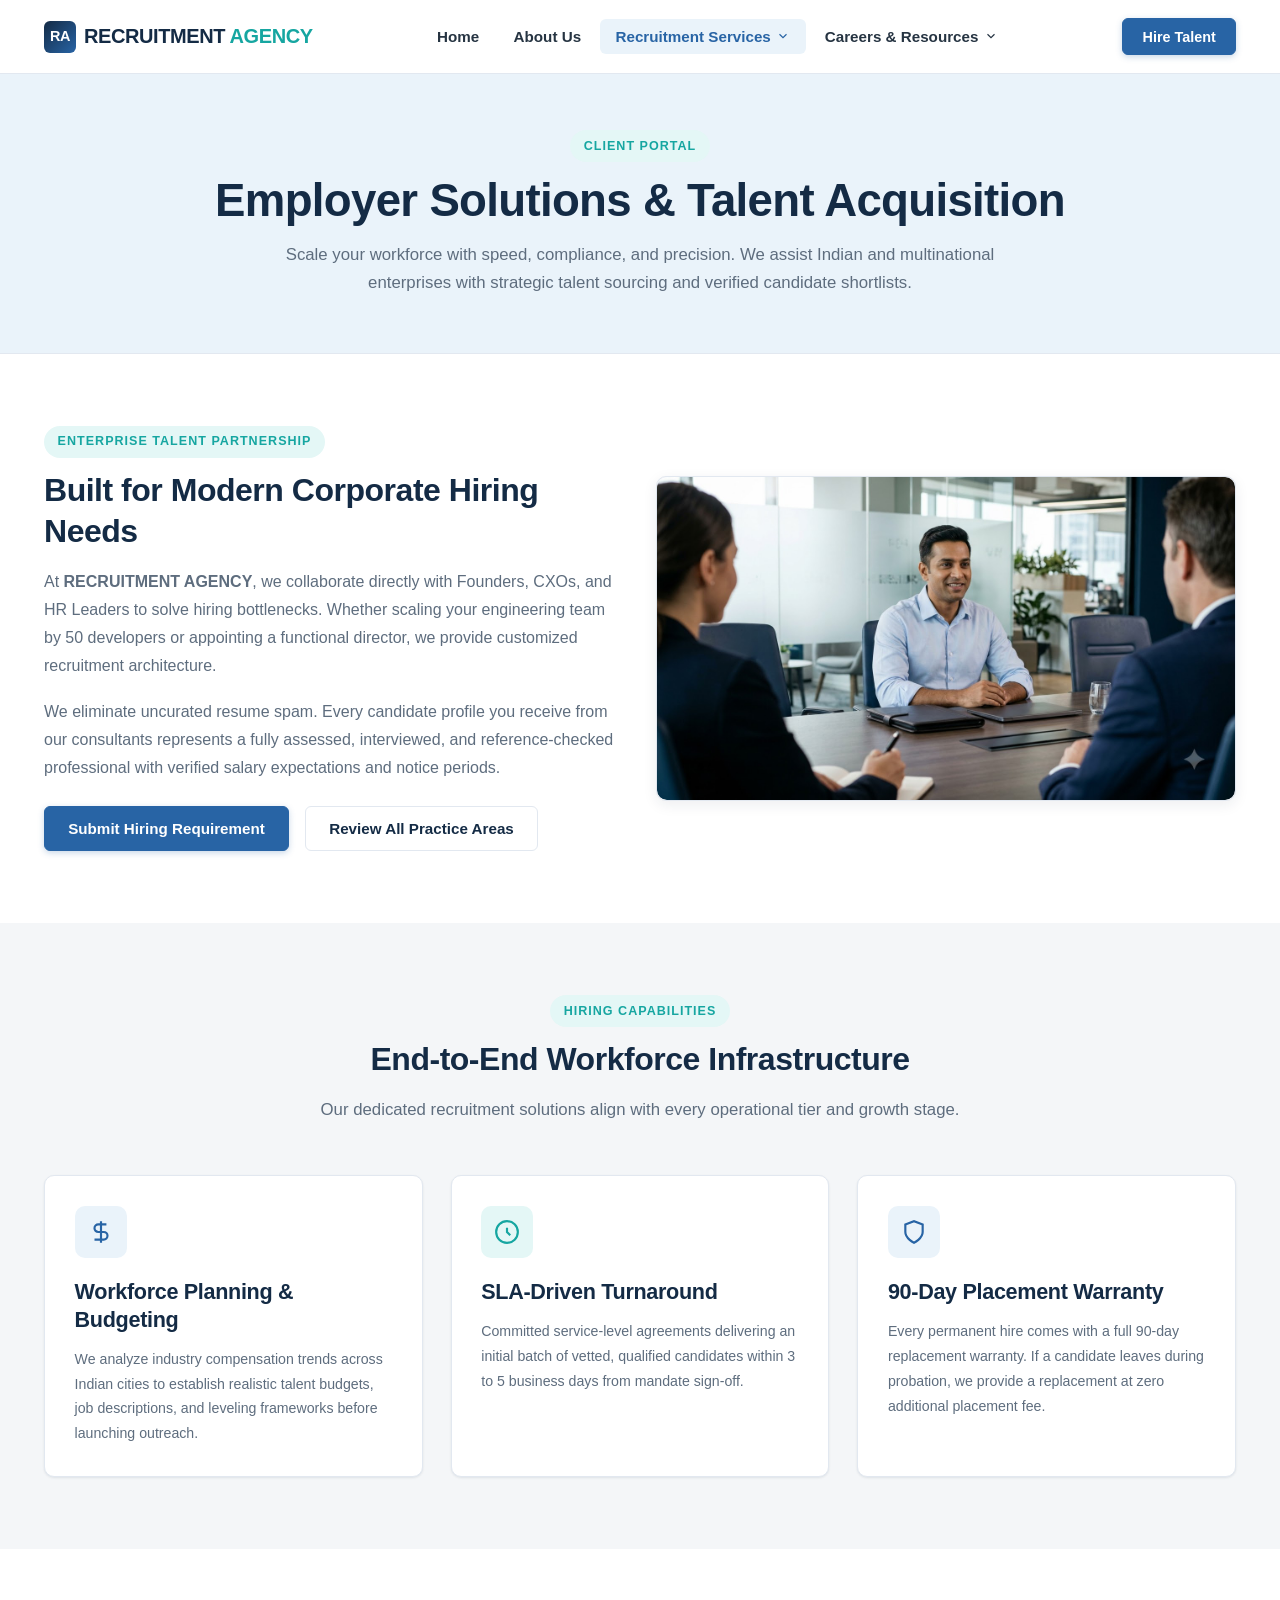
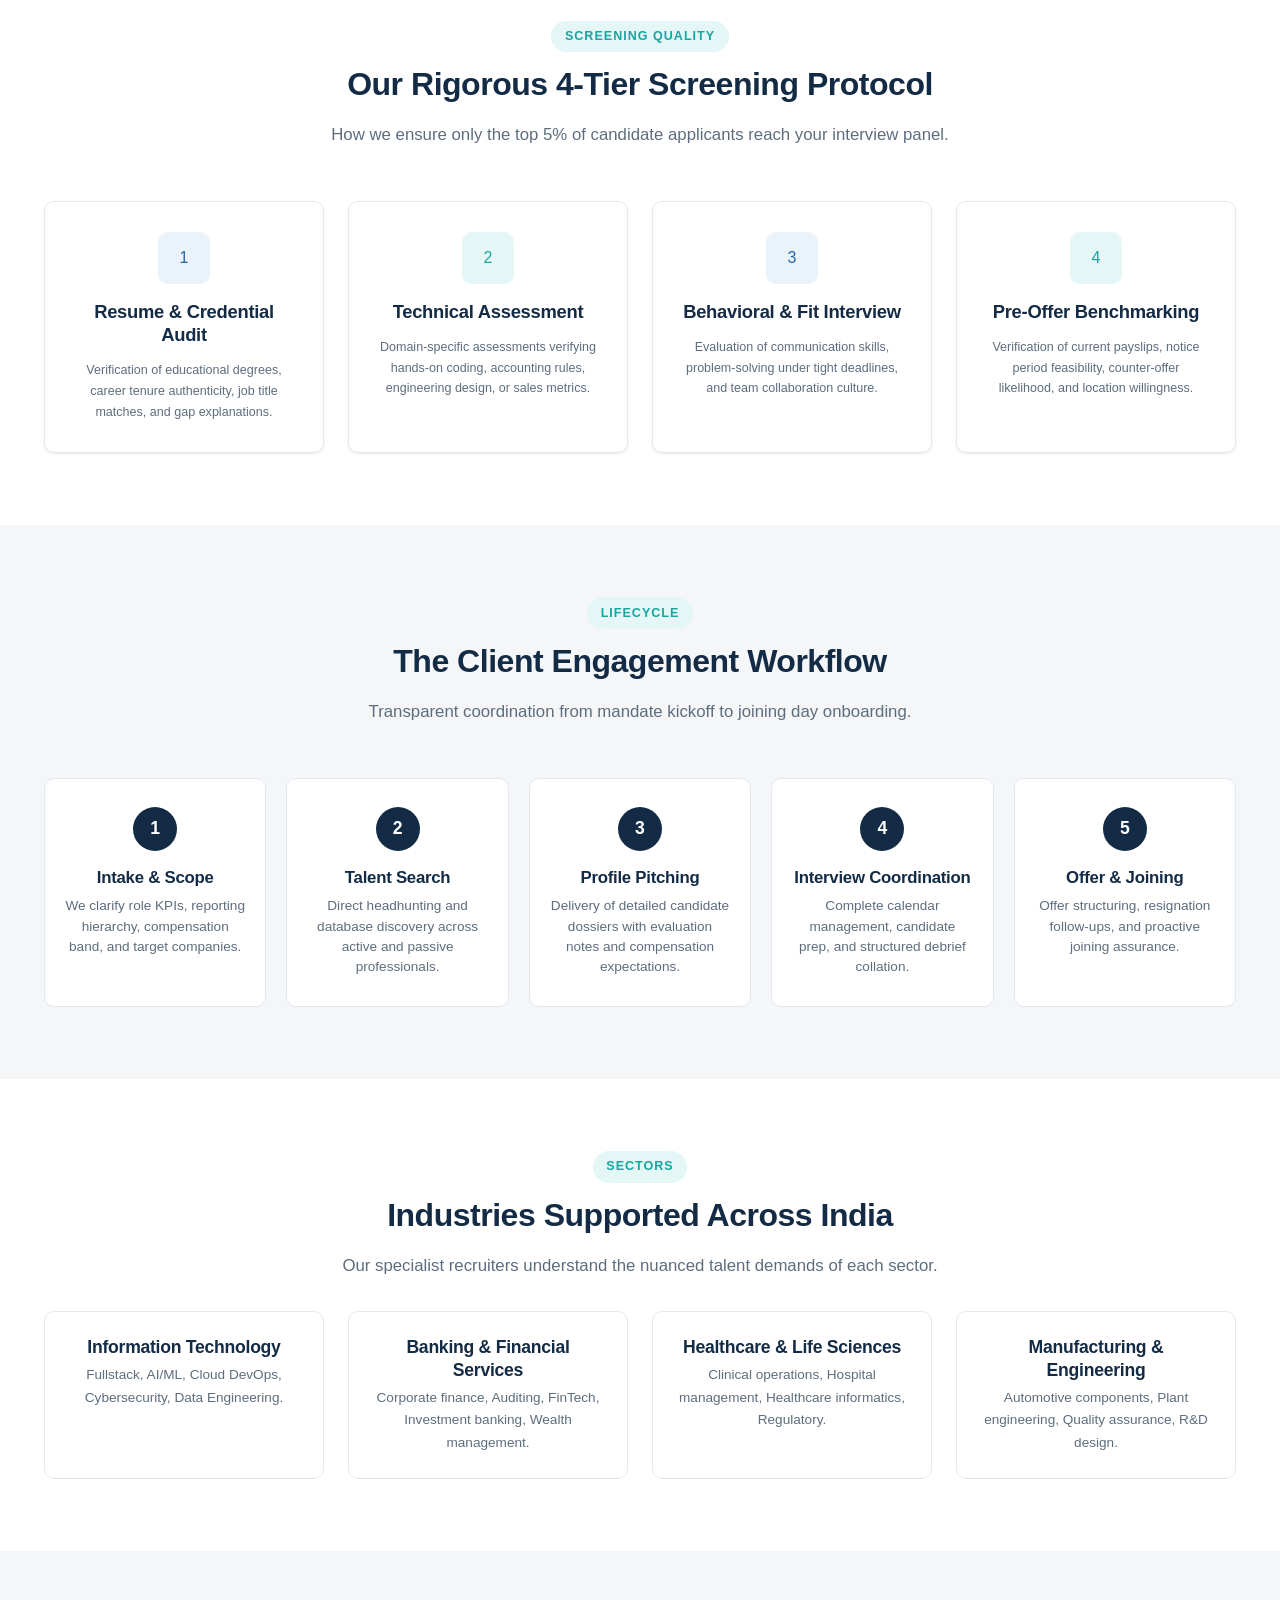
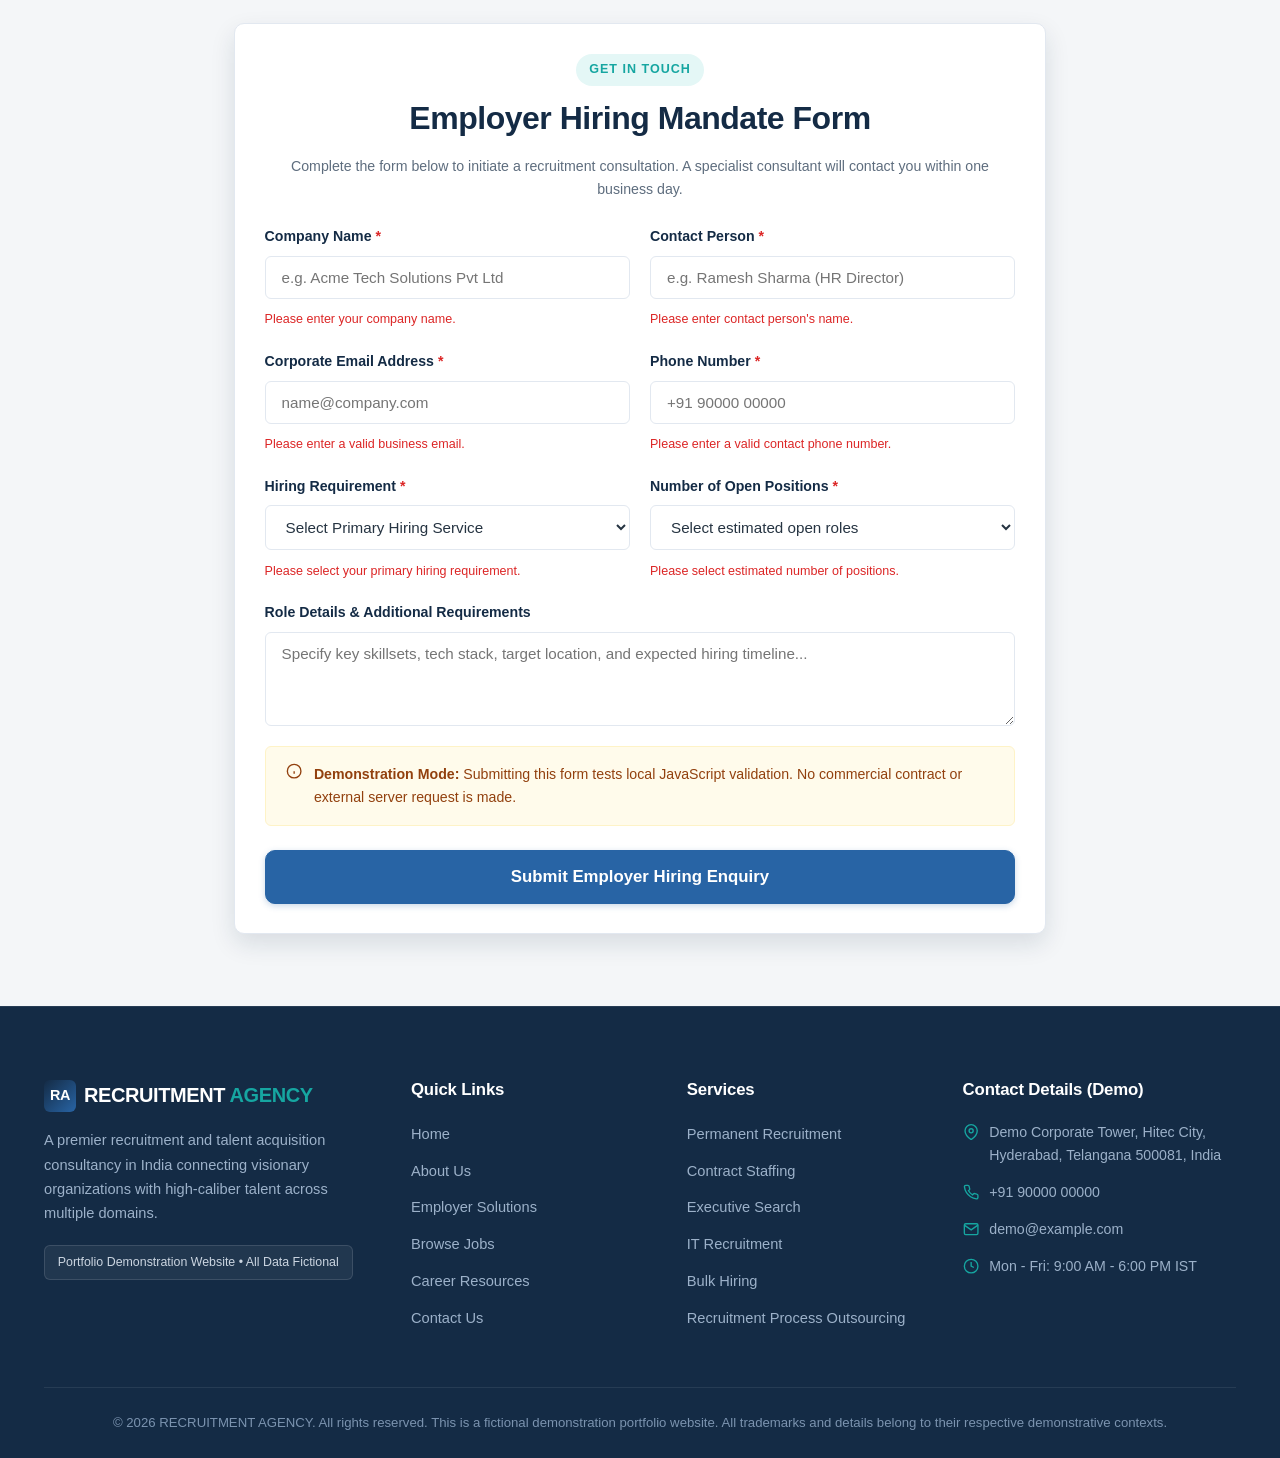
<file: employers.html>
<!DOCTYPE html>
<html lang="en">
<head>
  <meta charset="UTF-8">
  <meta name="viewport" content="width=device-width, initial-scale=1.0">
  <title>Employer Solutions - RECRUITMENT AGENCY</title>
  <meta name="description" content="Dedicated talent acquisition and workforce solutions for corporate employers. Submit hiring requirements for vetted professionals across India.">
  <link rel="stylesheet" href="css/style.css">
</head>
<body>

  <!-- Site Header -->
  <header class="site-header">
    <div class="container header-inner">
      <a href="index.html" class="brand-logo" aria-label="RECRUITMENT AGENCY Home">
        <span class="brand-logo-mark">RA</span>
        <span class="brand-logo-text">RECRUITMENT <span>AGENCY</span></span>
      </a>

      <!-- Desktop & Mobile Navigation (ONLY 4 MAIN VISIBLE ITEMS) -->
      <div class="nav-backdrop"></div>
      <nav class="nav-container" aria-label="Main Navigation">
        <ul class="main-nav">
          <li class="nav-item">
            <a href="index.html" class="nav-link">Home</a>
          </li>
          <li class="nav-item">
            <a href="about.html" class="nav-link">About Us</a>
          </li>
          <li class="nav-item has-dropdown">
            <button type="button" class="nav-link dropdown-toggle active" aria-expanded="false" aria-haspopup="true">
              Recruitment Services
              <svg class="dropdown-icon" viewBox="0 0 24 24" fill="none" stroke="currentColor" stroke-width="2"><polyline points="6 9 12 15 18 9"/></svg>
            </button>
            <ul class="dropdown-menu">
              <li class="dropdown-item"><a href="employers.html" class="dropdown-link active">Employer Solutions</a></li>
              <li class="dropdown-item"><a href="services.html#executive-search" class="dropdown-link">Executive Search</a></li>
              <li class="dropdown-item"><a href="services.html#permanent-recruitment" class="dropdown-link">Permanent Recruitment</a></li>
              <li class="dropdown-item"><a href="services.html#contract-staffing" class="dropdown-link">Contract Staffing</a></li>
              <li class="dropdown-item"><a href="services.html#recruitment-process" class="dropdown-link">Recruitment Process</a></li>
              <li class="dropdown-item"><a href="services.html#industries-we-serve" class="dropdown-link">Industries We Serve</a></li>
            </ul>
          </li>
          <li class="nav-item has-dropdown">
            <button type="button" class="nav-link dropdown-toggle" aria-expanded="false" aria-haspopup="true">
              Careers & Resources
              <svg class="dropdown-icon" viewBox="0 0 24 24" fill="none" stroke="currentColor" stroke-width="2"><polyline points="6 9 12 15 18 9"/></svg>
            </button>
            <ul class="dropdown-menu">
              <li class="dropdown-item"><a href="jobs.html" class="dropdown-link">Browse Jobs</a></li>
              <li class="dropdown-item"><a href="job-details.html" class="dropdown-link">Job Details</a></li>
              <li class="dropdown-item"><a href="resources.html" class="dropdown-link">Career Resources</a></li>
              <li class="dropdown-item"><a href="resume-tips.html" class="dropdown-link">Resume Tips</a></li>
              <li class="dropdown-item"><a href="interview-preparation.html" class="dropdown-link">Interview Preparation</a></li>
              <li class="dropdown-item"><a href="contact.html#candidate-registration" class="dropdown-link">Candidate Registration</a></li>
            </ul>
          </li>
        </ul>
      </nav>

      <div class="header-actions">
        <a href="employers.html" class="btn btn-primary header-hire-btn">Hire Talent</a>
        <button type="button" class="menu-toggle" aria-label="Toggle navigation menu" aria-expanded="false">
          <span></span>
          <span></span>
          <span></span>
        </button>
      </div>
    </div>
  </header>

  <main id="main-content">

    <!-- Hero Header -->
    <section class="section-padding bg-soft-sky" style="padding-top: 3.5rem; padding-bottom: 3.5rem; border-bottom: 1px solid var(--border-color);">
      <div class="container text-center">
        <span class="section-badge">Client Portal</span>
        <h1 class="hero-title" style="margin-bottom: 0.85rem;">Employer Solutions & Talent Acquisition</h1>
        <p class="section-desc" style="max-width: 720px; margin: 0 auto;">
          Scale your workforce with speed, compliance, and precision. We assist Indian and multinational enterprises with strategic talent sourcing and verified candidate shortlists.
        </p>
      </div>
    </section>

    <!-- 1. OVERVIEW & CAPABILITIES -->
    <section class="section-padding bg-white">
      <div class="container">
        <div class="grid-2" style="align-items: center;">
          <div>
            <span class="section-badge">Enterprise Talent Partnership</span>
            <h2 class="section-title">Built for Modern Corporate Hiring Needs</h2>
            <p class="leading-relaxed text-muted">
              At <strong>RECRUITMENT AGENCY</strong>, we collaborate directly with Founders, CXOs, and HR Leaders to solve hiring bottlenecks. Whether scaling your engineering team by 50 developers or appointing a functional director, we provide customized recruitment architecture.
            </p>
            <p class="leading-relaxed text-muted">
              We eliminate uncurated resume spam. Every candidate profile you receive from our consultants represents a fully assessed, interviewed, and reference-checked professional with verified salary expectations and notice periods.
            </p>

            <div class="mt-4" style="display: flex; gap: 1rem; flex-wrap: wrap;">
              <a href="#enquiry" class="btn btn-primary">Submit Hiring Requirement</a>
              <a href="services.html" class="btn btn-outline">Review All Practice Areas</a>
            </div>
          </div>

          <!-- Employer Solutions Image -->
          <div>
            <div class="project-img-wrapper">
              <img src="assets/images/candidate-interview-placeholder.jpg" alt="Business hiring consultation and workforce planning session" class="project-img" loading="lazy">
            </div>
          </div>
        </div>
      </div>
    </section>

    <!-- 2. HIRING CAPABILITIES & WORKFORCE PLANNING -->
    <section class="section-padding bg-light-grey">
      <div class="container">
        <div class="section-header text-center">
          <span class="section-badge">Hiring Capabilities</span>
          <h2 class="section-title">End-to-End Workforce Infrastructure</h2>
          <p class="section-desc">Our dedicated recruitment solutions align with every operational tier and growth stage.</p>
        </div>

        <div class="grid-3">
          <div class="card card-feature">
            <div class="feature-icon-box">
              <svg viewBox="0 0 24 24" width="26" height="26" fill="none" stroke="currentColor" stroke-width="2"><path d="M12 2v20M17 5H9.5a3.5 3.5 0 0 0 0 7h5a3.5 3.5 0 0 1 0 7H6"/></svg>
            </div>
            <h3>Workforce Planning & Budgeting</h3>
            <p class="text-sm text-muted leading-relaxed">
              We analyze industry compensation trends across Indian cities to establish realistic talent budgets, job descriptions, and leveling frameworks before launching outreach.
            </p>
          </div>

          <div class="card card-feature">
            <div class="feature-icon-box teal">
              <svg viewBox="0 0 24 24" width="26" height="26" fill="none" stroke="currentColor" stroke-width="2"><circle cx="12" cy="12" r="10"/><path d="M12 8v4l3 3"/></svg>
            </div>
            <h3>SLA-Driven Turnaround</h3>
            <p class="text-sm text-muted leading-relaxed">
              Committed service-level agreements delivering an initial batch of vetted, qualified candidates within 3 to 5 business days from mandate sign-off.
            </p>
          </div>

          <div class="card card-feature">
            <div class="feature-icon-box">
              <svg viewBox="0 0 24 24" width="26" height="26" fill="none" stroke="currentColor" stroke-width="2"><path d="M12 22s8-4 8-10V5l-8-3-8 3v7c0 6 8 10 8 10z"/></svg>
            </div>
            <h3>90-Day Placement Warranty</h3>
            <p class="text-sm text-muted leading-relaxed">
              Every permanent hire comes with a full 90-day replacement warranty. If a candidate leaves during probation, we provide a replacement at zero additional placement fee.
            </p>
          </div>
        </div>
      </div>
    </section>

    <!-- 3. CANDIDATE SCREENING PROCESS -->
    <section class="section-padding bg-white">
      <div class="container">
        <div class="section-header text-center">
          <span class="section-badge">Screening Quality</span>
          <h2 class="section-title">Our Rigorous 4-Tier Screening Protocol</h2>
          <p class="section-desc">How we ensure only the top 5% of candidate applicants reach your interview panel.</p>
        </div>

        <div class="grid-4">
          <div class="card text-center">
            <div class="feature-icon-box" style="margin: 0 auto 1rem auto;">1</div>
            <h4>Resume & Credential Audit</h4>
            <p class="text-xs text-muted">Verification of educational degrees, career tenure authenticity, job title matches, and gap explanations.</p>
          </div>

          <div class="card text-center">
            <div class="feature-icon-box teal" style="margin: 0 auto 1rem auto;">2</div>
            <h4>Technical Assessment</h4>
            <p class="text-xs text-muted">Domain-specific assessments verifying hands-on coding, accounting rules, engineering design, or sales metrics.</p>
          </div>

          <div class="card text-center">
            <div class="feature-icon-box" style="margin: 0 auto 1rem auto;">3</div>
            <h4>Behavioral & Fit Interview</h4>
            <p class="text-xs text-muted">Evaluation of communication skills, problem-solving under tight deadlines, and team collaboration culture.</p>
          </div>

          <div class="card text-center">
            <div class="feature-icon-box teal" style="margin: 0 auto 1rem auto;">4</div>
            <h4>Pre-Offer Benchmarking</h4>
            <p class="text-xs text-muted">Verification of current payslips, notice period feasibility, counter-offer likelihood, and location willingness.</p>
          </div>
        </div>
      </div>
    </section>

    <!-- 4. RECRUITMENT WORKFLOW (Diagrammatic) -->
    <section class="section-padding bg-light-grey">
      <div class="container">
        <div class="section-header text-center">
          <span class="section-badge">Lifecycle</span>
          <h2 class="section-title">The Client Engagement Workflow</h2>
          <p class="section-desc">Transparent coordination from mandate kickoff to joining day onboarding.</p>
        </div>

        <div class="process-grid-5">
          <div class="process-step-card">
            <div class="step-number">1</div>
            <h3 class="step-card-title">Intake & Scope</h3>
            <p class="step-card-desc">We clarify role KPIs, reporting hierarchy, compensation band, and target companies.</p>
          </div>
          <div class="process-step-card">
            <div class="step-number">2</div>
            <h3 class="step-card-title">Talent Search</h3>
            <p class="step-card-desc">Direct headhunting and database discovery across active and passive professionals.</p>
          </div>
          <div class="process-step-card">
            <div class="step-number">3</div>
            <h3 class="step-card-title">Profile Pitching</h3>
            <p class="step-card-desc">Delivery of detailed candidate dossiers with evaluation notes and compensation expectations.</p>
          </div>
          <div class="process-step-card">
            <div class="step-number">4</div>
            <h3 class="step-card-title">Interview Coordination</h3>
            <p class="step-card-desc">Complete calendar management, candidate prep, and structured debrief collation.</p>
          </div>
          <div class="process-step-card">
            <div class="step-number">5</div>
            <h3 class="step-card-title">Offer & Joining</h3>
            <p class="step-card-desc">Offer structuring, resignation follow-ups, and proactive joining assurance.</p>
          </div>
        </div>
      </div>
    </section>

    <!-- 5. INDUSTRIES WE SUPPORT -->
    <section class="section-padding bg-white">
      <div class="container text-center">
        <span class="section-badge">Sectors</span>
        <h2 class="section-title">Industries Supported Across India</h2>
        <p class="section-desc mb-5">Our specialist recruiters understand the nuanced talent demands of each sector.</p>

        <div class="industry-grid text-left">
          <div class="industry-card">
            <h3 class="industry-title">Information Technology</h3>
            <p class="industry-desc">Fullstack, AI/ML, Cloud DevOps, Cybersecurity, Data Engineering.</p>
          </div>
          <div class="industry-card">
            <h3 class="industry-title">Banking & Financial Services</h3>
            <p class="industry-desc">Corporate finance, Auditing, FinTech, Investment banking, Wealth management.</p>
          </div>
          <div class="industry-card">
            <h3 class="industry-title">Healthcare & Life Sciences</h3>
            <p class="industry-desc">Clinical operations, Hospital management, Healthcare informatics, Regulatory.</p>
          </div>
          <div class="industry-card">
            <h3 class="industry-title">Manufacturing & Engineering</h3>
            <p class="industry-desc">Automotive components, Plant engineering, Quality assurance, R&D design.</p>
          </div>
        </div>
      </div>
    </section>

    <!-- 6. EMPLOYER ENQUIRY FORM (with frontend validation and demo modal) -->
    <section class="section-padding bg-light-grey" id="enquiry">
      <div class="container" style="max-width: 860px;">
        <div class="card p-5" style="box-shadow: var(--shadow-lg);">
          <div class="text-center mb-4">
            <span class="section-badge">Get in Touch</span>
            <h2 class="section-title">Employer Hiring Mandate Form</h2>
            <p class="text-muted text-sm">
              Complete the form below to initiate a recruitment consultation. A specialist consultant will contact you within one business day.
            </p>
          </div>

          <form id="employer-enquiry-form" novalidate>
            <div class="form-grid">
              <!-- Company Name -->
              <div class="form-group">
                <label for="emp-company">Company Name <span class="required">*</span></label>
                <input type="text" id="emp-company" name="company" class="form-control" placeholder="e.g. Acme Tech Solutions Pvt Ltd" required>
                <div class="invalid-feedback">Please enter your company name.</div>
              </div>

              <!-- Contact Person -->
              <div class="form-group">
                <label for="emp-contact">Contact Person <span class="required">*</span></label>
                <input type="text" id="emp-contact" name="contact" class="form-control" placeholder="e.g. Ramesh Sharma (HR Director)" required>
                <div class="invalid-feedback">Please enter contact person's name.</div>
              </div>
            </div>

            <div class="form-grid">
              <!-- Email Address -->
              <div class="form-group">
                <label for="emp-email">Corporate Email Address <span class="required">*</span></label>
                <input type="email" id="emp-email" name="email" class="form-control" placeholder="name@company.com" required>
                <div class="invalid-feedback">Please enter a valid business email.</div>
              </div>

              <!-- Phone Number -->
              <div class="form-group">
                <label for="emp-phone">Phone Number <span class="required">*</span></label>
                <input type="tel" id="emp-phone" name="phone" class="form-control" placeholder="+91 90000 00000" required>
                <div class="invalid-feedback">Please enter a valid contact phone number.</div>
              </div>
            </div>

            <div class="form-grid">
              <!-- Hiring Requirement -->
              <div class="form-group">
                <label for="emp-requirement">Hiring Requirement <span class="required">*</span></label>
                <select id="emp-requirement" name="requirement" class="form-control" required>
                  <option value="">Select Primary Hiring Service</option>
                  <option value="Permanent Recruitment">Permanent Recruitment</option>
                  <option value="Contract Staffing">Contract Staffing</option>
                  <option value="Temporary Staffing">Temporary Staffing</option>
                  <option value="Executive Search">Executive Search</option>
                  <option value="IT Recruitment">IT Recruitment</option>
                  <option value="Non-IT Recruitment">Non-IT Recruitment</option>
                  <option value="Bulk Hiring">Bulk Hiring (20+ Roles)</option>
                  <option value="Recruitment Process Outsourcing">Recruitment Process Outsourcing (RPO)</option>
                  <option value="Talent Mapping">Talent Mapping / Salary Advisory</option>
                </select>
                <div class="invalid-feedback">Please select your primary hiring requirement.</div>
              </div>

              <!-- Number of Positions -->
              <div class="form-group">
                <label for="emp-positions">Number of Open Positions <span class="required">*</span></label>
                <select id="emp-positions" name="positions" class="form-control" required>
                  <option value="">Select estimated open roles</option>
                  <option value="1 - 2 positions">1 - 2 positions</option>
                  <option value="3 - 5 positions">3 - 5 positions</option>
                  <option value="6 - 15 positions">6 - 15 positions</option>
                  <option value="16 - 50 positions">16 - 50 positions</option>
                  <option value="50+ positions (Volume Hiring)">50+ positions (Volume Hiring)</option>
                </select>
                <div class="invalid-feedback">Please select estimated number of positions.</div>
              </div>
            </div>

            <!-- Additional Message -->
            <div class="form-group">
              <label for="emp-message">Role Details & Additional Requirements</label>
              <textarea id="emp-message" name="message" rows="4" class="form-control" placeholder="Specify key skillsets, tech stack, target location, and expected hiring timeline..."></textarea>
            </div>

            <div class="apply-notice-box mb-4">
              <svg class="icon-inline" viewBox="0 0 24 24" fill="none" stroke="currentColor" stroke-width="2"><circle cx="12" cy="12" r="10"/><line x1="12" y1="16" x2="12" y2="12"/><line x1="12" y1="8" x2="12.01" y2="8"/></svg>
              <span><strong>Demonstration Mode:</strong> Submitting this form tests local JavaScript validation. No commercial contract or external server request is made.</span>
            </div>

            <button type="submit" class="btn btn-primary btn-lg btn-block">Submit Employer Hiring Enquiry</button>
          </form>
        </div>
      </div>
    </section>

  </main>

  <!-- Site Footer -->
  <footer class="site-footer">
    <div class="container">
      <div class="footer-grid">
        <div class="footer-brand">
          <a href="index.html" class="brand-logo">
            <span class="brand-logo-mark">RA</span>
            <span class="brand-logo-text">RECRUITMENT <span>AGENCY</span></span>
          </a>
          <p class="footer-desc">
            A premier recruitment and talent acquisition consultancy in India connecting visionary organizations with high-caliber talent across multiple domains.
          </p>
          <div class="footer-disclaimer-badge">
            Portfolio Demonstration Website • All Data Fictional
          </div>
        </div>

        <div>
          <h4 class="footer-heading">Quick Links</h4>
          <ul class="footer-links">
            <li><a href="index.html">Home</a></li>
            <li><a href="about.html">About Us</a></li>
            <li><a href="employers.html">Employer Solutions</a></li>
            <li><a href="jobs.html">Browse Jobs</a></li>
            <li><a href="resources.html">Career Resources</a></li>
            <li><a href="contact.html">Contact Us</a></li>
          </ul>
        </div>

        <div>
          <h4 class="footer-heading">Services</h4>
          <ul class="footer-links">
            <li><a href="services.html#permanent-recruitment">Permanent Recruitment</a></li>
            <li><a href="services.html#contract-staffing">Contract Staffing</a></li>
            <li><a href="services.html#executive-search">Executive Search</a></li>
            <li><a href="services.html#it-recruitment">IT Recruitment</a></li>
            <li><a href="services.html#bulk-hiring">Bulk Hiring</a></li>
            <li><a href="services.html#rpo">Recruitment Process Outsourcing</a></li>
          </ul>
        </div>

        <div>
          <h4 class="footer-heading">Contact Details (Demo)</h4>
          <ul class="footer-contact-info">
            <li class="footer-contact-item">
              <svg class="icon-inline" viewBox="0 0 24 24" fill="none" stroke="currentColor"><path d="M21 10c0 7-9 13-9 13s-9-6-9-13a9 9 0 0118 0z"/><circle cx="12" cy="10" r="3"/></svg>
              <span>Demo Corporate Tower, Hitec City, Hyderabad, Telangana 500081, India</span>
            </li>
            <li class="footer-contact-item">
              <svg class="icon-inline" viewBox="0 0 24 24" fill="none" stroke="currentColor"><path d="M22 16.92v3a2 2 0 0 1-2.18 2 19.79 19.79 0 0 1-8.63-3.07 19.5 19.5 0 0 1-6-6 19.79 19.79 0 0 1-3.07-8.67A2 2 0 0 1 4.11 2h3a2 2 0 0 1 2 1.72 12.84 12.84 0 0 0 .7 2.81 2 2 0 0 1-.45 2.11L8.09 9.91a16 16 0 0 0 6 6l1.27-1.27a2 2 0 0 1 2.11-.45 12.84 12.84 0 0 0 2.81.7A2 2 0 0 1 22 16.92z"/></svg>
              <span>+91 90000 00000</span>
            </li>
            <li class="footer-contact-item">
              <svg class="icon-inline" viewBox="0 0 24 24" fill="none" stroke="currentColor"><path d="M4 4h16c1.1 0 2 .9 2 2v12c0 1.1-.9 2-2 2H4c-1.1 0-2-.9-2-2V6c0-1.1.9-2 2-2z"/><polyline points="22,6 12,13 2,6"/></svg>
              <span>demo@example.com</span>
            </li>
            <li class="footer-contact-item">
              <svg class="icon-inline" viewBox="0 0 24 24" fill="none" stroke="currentColor"><circle cx="12" cy="12" r="10"/><polyline points="12 6 12 12 16 14"/></svg>
              <span>Mon - Fri: 9:00 AM - 6:00 PM IST</span>
            </li>
          </ul>
        </div>
      </div>

      <div class="footer-bottom">
        <p>&copy; 2026 RECRUITMENT AGENCY. All rights reserved. This is a fictional demonstration portfolio website. All trademarks and details belong to their respective demonstrative contexts.</p>
      </div>
    </div>
  </footer>

  <button type="button" id="back-to-top" class="back-to-top" aria-label="Back to top">
    <svg viewBox="0 0 24 24" width="20" height="20" fill="none" stroke="currentColor" stroke-width="2.5"><polyline points="18 15 12 9 6 15"/></svg>
  </button>

  <script src="js/main.js"></script>
  <script src="js/forms.js"></script>
</body>
</html>
</file>
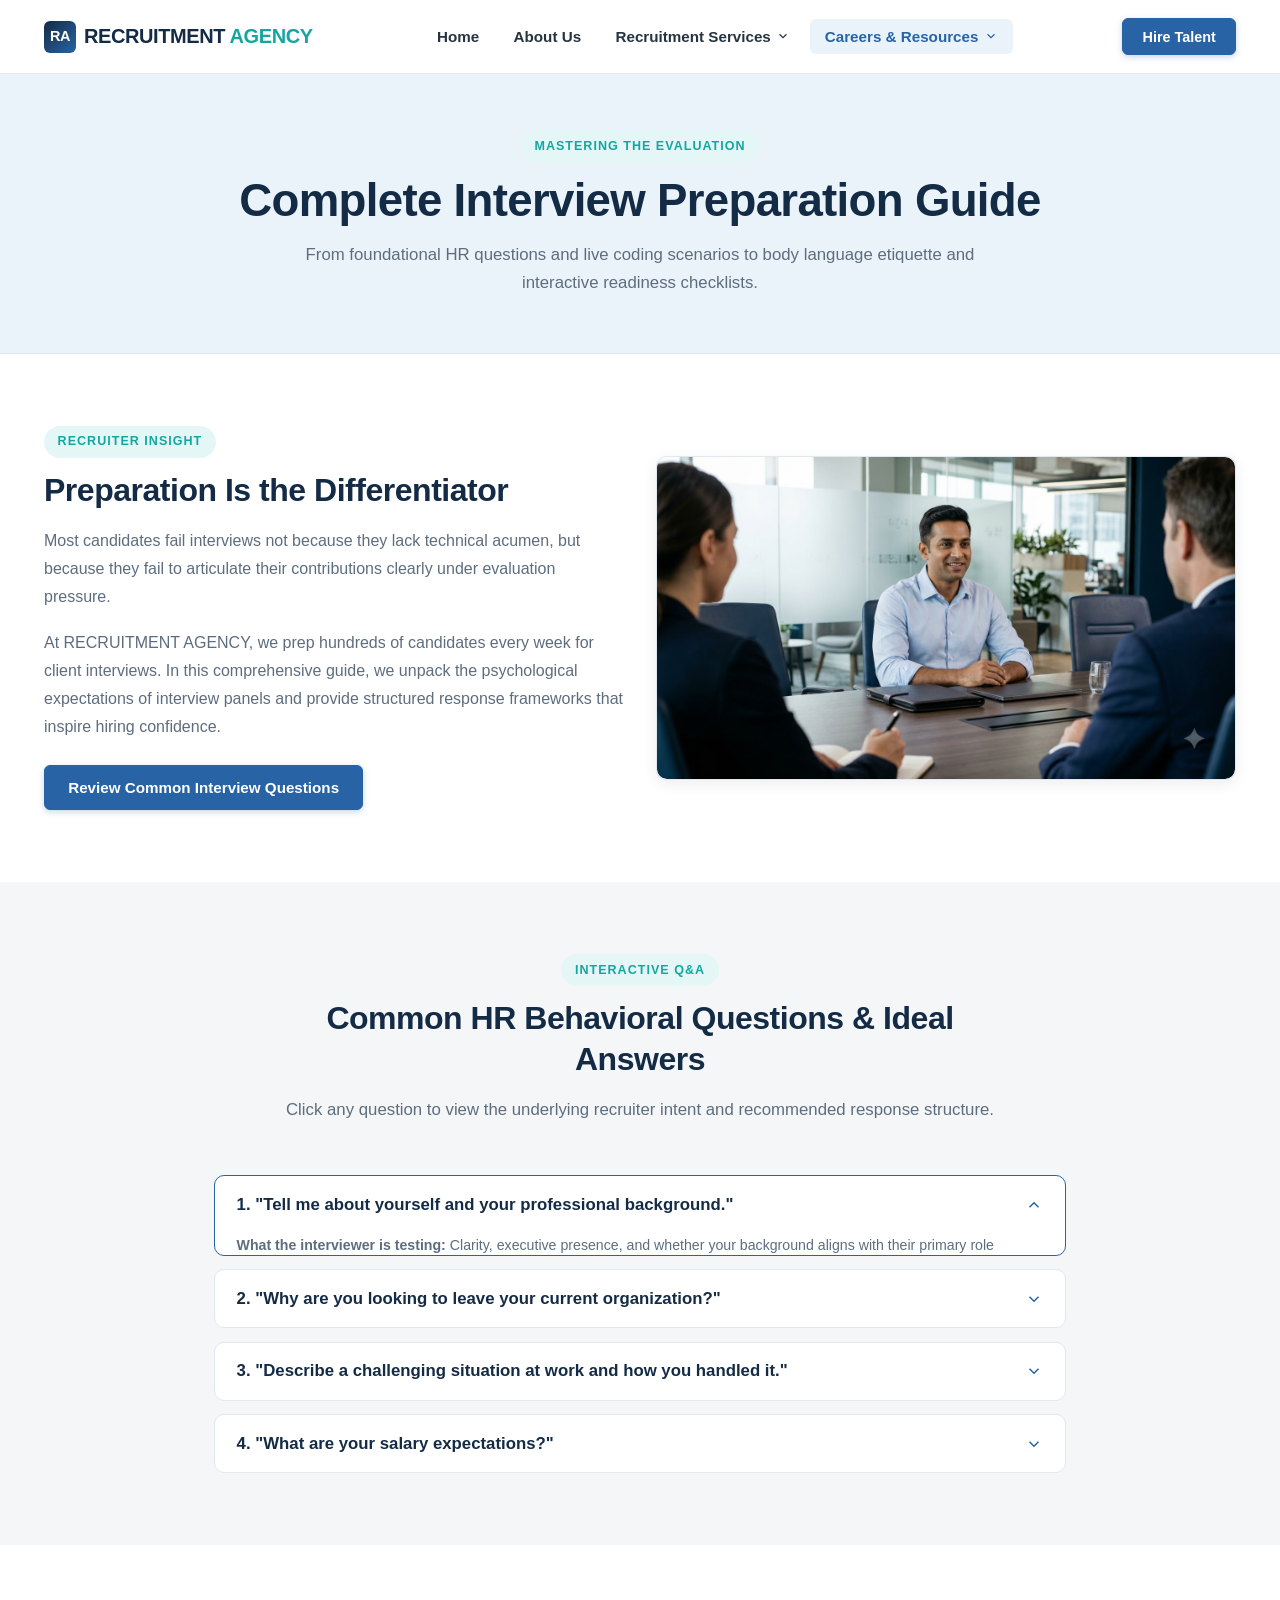
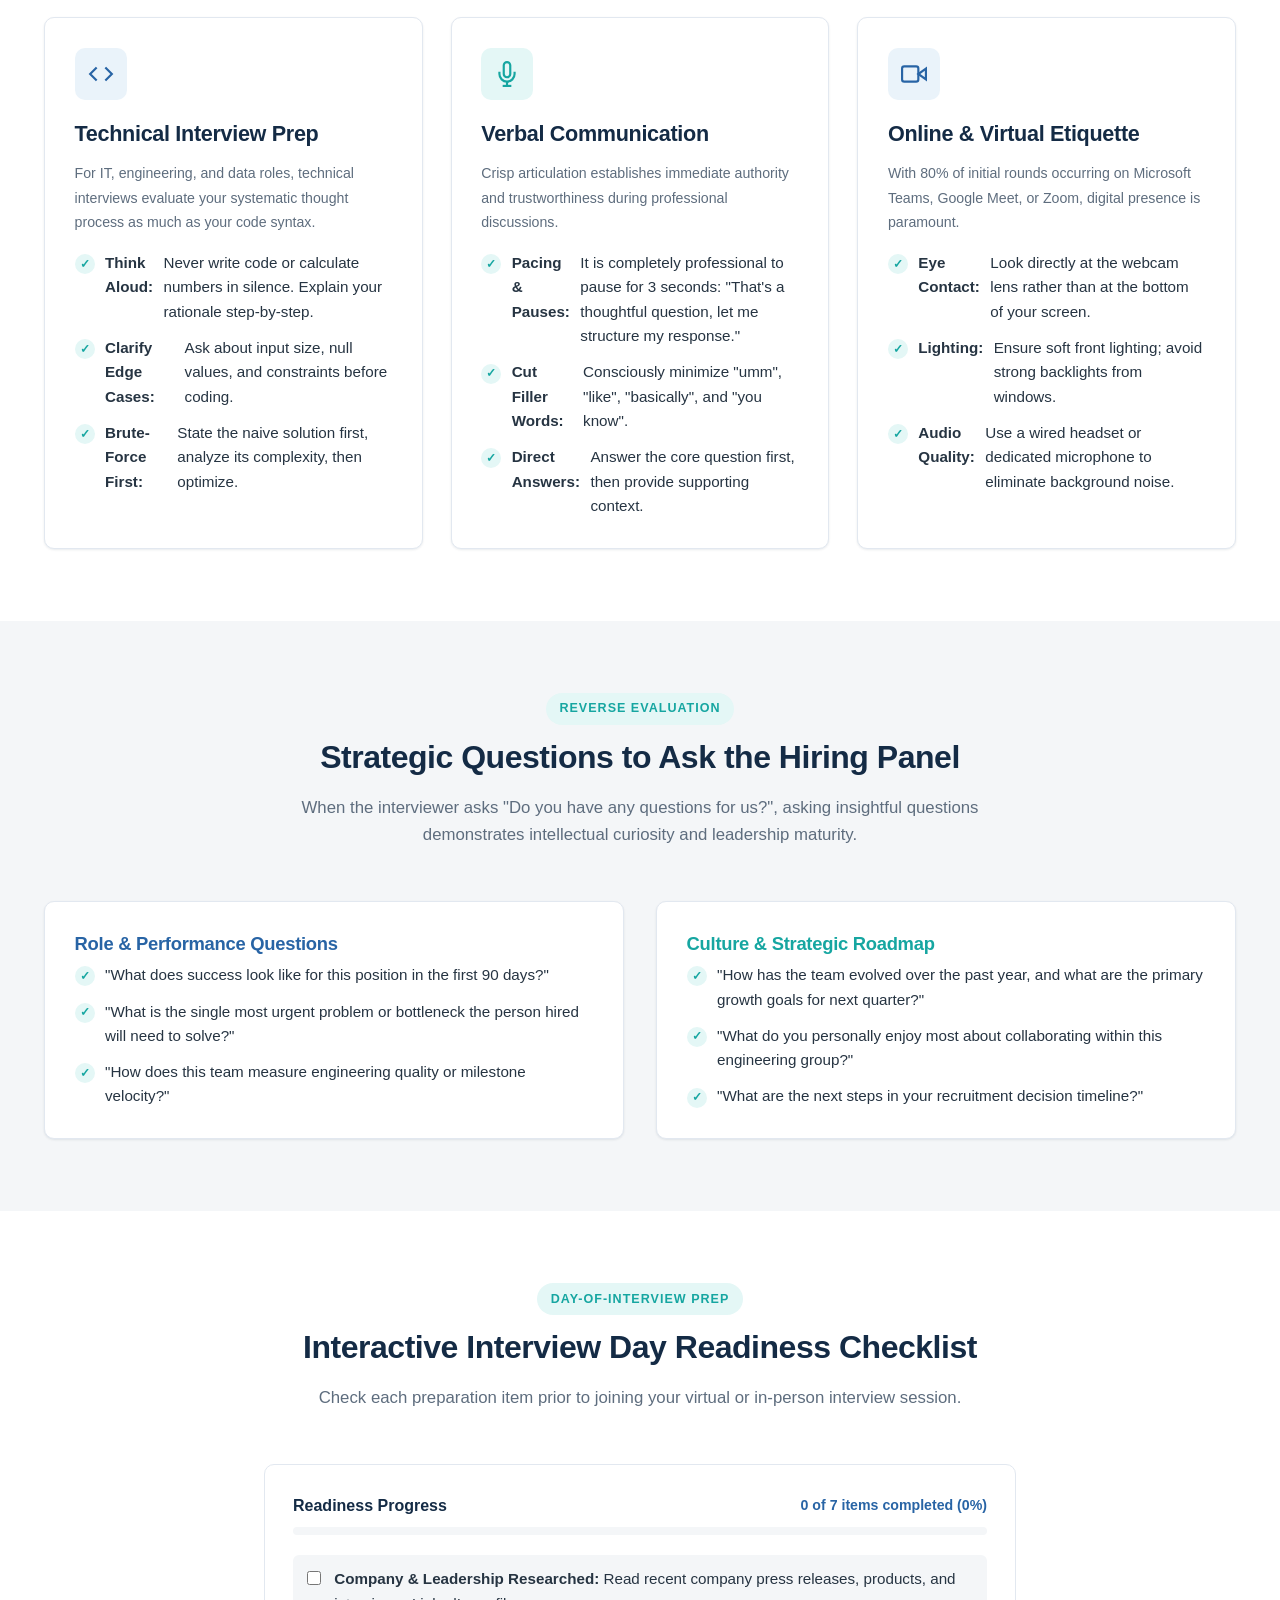
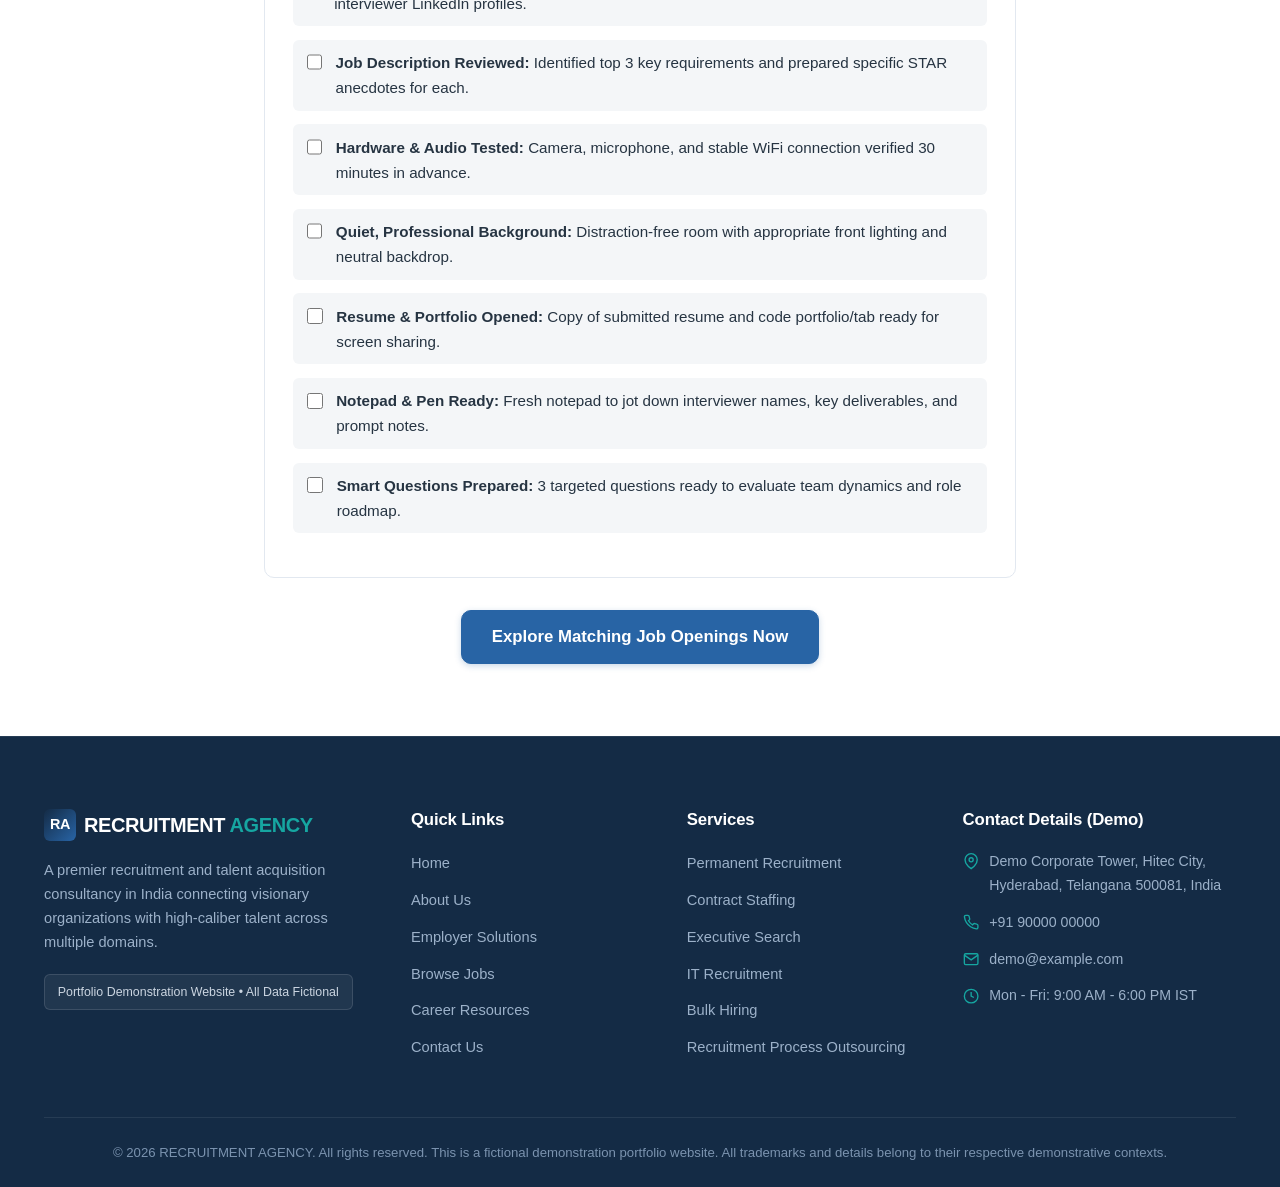
<file: interview-preparation.html>
<!DOCTYPE html>
<html lang="en">
<head>
  <meta charset="UTF-8">
  <meta name="viewport" content="width=device-width, initial-scale=1.0">
  <title>Interview Preparation Guide - RECRUITMENT AGENCY</title>
  <meta name="description" content="Master corporate and technical interviews. Common HR interview questions, STAR method responses, virtual interview etiquette, and interactive interview checklist.">
  <link rel="stylesheet" href="css/style.css">
</head>
<body>

  <!-- Site Header -->
  <header class="site-header">
    <div class="container header-inner">
      <a href="index.html" class="brand-logo" aria-label="RECRUITMENT AGENCY Home">
        <span class="brand-logo-mark">RA</span>
        <span class="brand-logo-text">RECRUITMENT <span>AGENCY</span></span>
      </a>

      <!-- Desktop & Mobile Navigation (ONLY 4 MAIN VISIBLE ITEMS) -->
      <div class="nav-backdrop"></div>
      <nav class="nav-container" aria-label="Main Navigation">
        <ul class="main-nav">
          <li class="nav-item">
            <a href="index.html" class="nav-link">Home</a>
          </li>
          <li class="nav-item">
            <a href="about.html" class="nav-link">About Us</a>
          </li>
          <li class="nav-item has-dropdown">
            <button type="button" class="nav-link dropdown-toggle" aria-expanded="false" aria-haspopup="true">
              Recruitment Services
              <svg class="dropdown-icon" viewBox="0 0 24 24" fill="none" stroke="currentColor" stroke-width="2"><polyline points="6 9 12 15 18 9"/></svg>
            </button>
            <ul class="dropdown-menu">
              <li class="dropdown-item"><a href="employers.html" class="dropdown-link">Employer Solutions</a></li>
              <li class="dropdown-item"><a href="services.html#executive-search" class="dropdown-link">Executive Search</a></li>
              <li class="dropdown-item"><a href="services.html#permanent-recruitment" class="dropdown-link">Permanent Recruitment</a></li>
              <li class="dropdown-item"><a href="services.html#contract-staffing" class="dropdown-link">Contract Staffing</a></li>
              <li class="dropdown-item"><a href="services.html#recruitment-process" class="dropdown-link">Recruitment Process</a></li>
              <li class="dropdown-item"><a href="services.html#industries-we-serve" class="dropdown-link">Industries We Serve</a></li>
            </ul>
          </li>
          <li class="nav-item has-dropdown">
            <button type="button" class="nav-link dropdown-toggle active" aria-expanded="false" aria-haspopup="true">
              Careers & Resources
              <svg class="dropdown-icon" viewBox="0 0 24 24" fill="none" stroke="currentColor" stroke-width="2"><polyline points="6 9 12 15 18 9"/></svg>
            </button>
            <ul class="dropdown-menu">
              <li class="dropdown-item"><a href="jobs.html" class="dropdown-link">Browse Jobs</a></li>
              <li class="dropdown-item"><a href="job-details.html" class="dropdown-link">Job Details</a></li>
              <li class="dropdown-item"><a href="resources.html" class="dropdown-link">Career Resources</a></li>
              <li class="dropdown-item"><a href="resume-tips.html" class="dropdown-link">Resume Tips</a></li>
              <li class="dropdown-item"><a href="interview-preparation.html" class="dropdown-link active">Interview Preparation</a></li>
              <li class="dropdown-item"><a href="contact.html#candidate-registration" class="dropdown-link">Candidate Registration</a></li>
            </ul>
          </li>
        </ul>
      </nav>

      <div class="header-actions">
        <a href="employers.html" class="btn btn-primary header-hire-btn">Hire Talent</a>
        <button type="button" class="menu-toggle" aria-label="Toggle navigation menu" aria-expanded="false">
          <span></span>
          <span></span>
          <span></span>
        </button>
      </div>
    </div>
  </header>

  <main id="main-content">

    <!-- Hero Header -->
    <section class="section-padding bg-soft-sky" style="padding-top: 3.5rem; padding-bottom: 3.5rem; border-bottom: 1px solid var(--border-color);">
      <div class="container text-center">
        <span class="section-badge">Mastering the Evaluation</span>
        <h1 class="hero-title" style="margin-bottom: 0.85rem;">Complete Interview Preparation Guide</h1>
        <p class="section-desc" style="max-width: 720px; margin: 0 auto;">
          From foundational HR questions and live coding scenarios to body language etiquette and interactive readiness checklists.
        </p>
      </div>
    </section>

    <!-- Overview & Strategy with Placeholder -->
    <section class="section-padding bg-white">
      <div class="container">
        <div class="grid-2" style="align-items: center;">
          <div>
            <span class="section-badge">Recruiter Insight</span>
            <h2 class="section-title">Preparation Is the Differentiator</h2>
            <p class="leading-relaxed text-muted">
              Most candidates fail interviews not because they lack technical acumen, but because they fail to articulate their contributions clearly under evaluation pressure.
            </p>
            <p class="leading-relaxed text-muted">
              At RECRUITMENT AGENCY, we prep hundreds of candidates every week for client interviews. In this comprehensive guide, we unpack the psychological expectations of interview panels and provide structured response frameworks that inspire hiring confidence.
            </p>
            <div class="mt-4">
              <a href="#questions-accordion" class="btn btn-primary">Review Common Interview Questions</a>
            </div>
          </div>

          <!-- Interview Preparation Image -->
          <div>
            <div class="project-img-wrapper">
              <img src="assets/images/candidate-interview-placeholder.jpg" alt="Interview preparation scene and professional coaching consultation" class="project-img" loading="lazy">
            </div>
          </div>
        </div>
      </div>
    </section>

    <!-- 1. HOW TO PREPARE & 2. COMMON HR QUESTIONS (Interactive Accordions) -->
    <section class="section-padding bg-light-grey" id="questions-accordion">
      <div class="container" style="max-width: 900px;">
        <div class="section-header text-center">
          <span class="section-badge">Interactive Q&A</span>
          <h2 class="section-title">Common HR Behavioral Questions & Ideal Answers</h2>
          <p class="section-desc">Click any question to view the underlying recruiter intent and recommended response structure.</p>
        </div>

        <div class="accordion-group">

          <!-- Q1 -->
          <div class="accordion-item active">
            <button type="button" class="accordion-header" aria-expanded="true">
              <span>1. "Tell me about yourself and your professional background."</span>
              <svg class="accordion-arrow" viewBox="0 0 24 24" fill="none" stroke="currentColor" stroke-width="2"><polyline points="6 9 12 15 18 9"/></svg>
            </button>
            <div class="accordion-content">
              <p class="text-sm text-muted leading-relaxed">
                <strong>What the interviewer is testing:</strong> Clarity, executive presence, and whether your background aligns with their primary role opening. Do not recite your entire resume chronologically from school days.
              </p>
              <p class="text-sm text-muted leading-relaxed">
                <strong>Recommended Formula (Present-Past-Future):</strong><br>
                1. <em>Present:</em> "Currently, I lead frontend development at [Demo Company], where I specialize in building responsive financial dashboards for 20,000+ daily users."<br>
                2. <em>Past:</em> "Over the past 4 years, I built a foundation in web performance and design systems, graduating with a distinction in Computer Science."<br>
                3. <em>Future:</em> "I am excited about this role because your team is solving large-scale cloud integration problems where my frontend engineering experience can deliver immediate value."
              </p>
            </div>
          </div>

          <!-- Q2 -->
          <div class="accordion-item">
            <button type="button" class="accordion-header" aria-expanded="false">
              <span>2. "Why are you looking to leave your current organization?"</span>
              <svg class="accordion-arrow" viewBox="0 0 24 24" fill="none" stroke="currentColor" stroke-width="2"><polyline points="6 9 12 15 18 9"/></svg>
            </button>
            <div class="accordion-content">
              <p class="text-sm text-muted leading-relaxed">
                <strong>What the interviewer is testing:</strong> Professional maturity and emotional control. Never criticize previous managers, colleagues, or company policies.
              </p>
              <p class="text-sm text-muted leading-relaxed">
                <strong>Recommended Approach:</strong> Frame your answer around positive career progression: "I have had a rewarding tenure at my current company delivering several core initiatives, but I have reached a point where I am seeking greater technical complexity, larger product scope, and the opportunity to contribute in a faster-scaling business model."
              </p>
            </div>
          </div>

          <!-- Q3 -->
          <div class="accordion-item">
            <button type="button" class="accordion-header" aria-expanded="false">
              <span>3. "Describe a challenging situation at work and how you handled it."</span>
              <svg class="accordion-arrow" viewBox="0 0 24 24" fill="none" stroke="currentColor" stroke-width="2"><polyline points="6 9 12 15 18 9"/></svg>
            </button>
            <div class="accordion-content">
              <p class="text-sm text-muted leading-relaxed">
                <strong>Use the STAR Method:</strong><br>
                • <strong>Situation:</strong> Two weeks before a major release, our primary third-party payment API deprecation caused checkout transaction errors.<br>
                • <strong>Task:</strong> As the lead engineer, I had to ensure customer payments didn't drop while stabilizing the integration.<br>
                • <strong>Action:</strong> I organized an emergency triage session, wrote fallback sandbox handlers, and coordinated directly with the vendor's tech support team overnight.<br>
                • <strong>Result:</strong> We deployed the hotfix within 18 hours, successfully processing ₹12 Lakhs in pending transactions with zero client data loss.
              </p>
            </div>
          </div>

          <!-- Q4 -->
          <div class="accordion-item">
            <button type="button" class="accordion-header" aria-expanded="false">
              <span>4. "What are your salary expectations?"</span>
              <svg class="accordion-arrow" viewBox="0 0 24 24" fill="none" stroke="currentColor" stroke-width="2"><polyline points="6 9 12 15 18 9"/></svg>
            </button>
            <div class="accordion-content">
              <p class="text-sm text-muted leading-relaxed">
                <strong>Recommended Approach:</strong> Anchor on market standards while staying flexible: "Based on my 4 years of engineering experience and the responsibilities outlined for this position, I understand market benchmarks for this role in Hyderabad range between ₹10 LPA to ₹13 LPA. However, the exact total package, benefits, and growth trajectory are equally important to me."
              </p>
            </div>
          </div>

        </div>
      </div>
    </section>

    <!-- 3. TECHNICAL INTERVIEWS, COMMUNICATION & BODY LANGUAGE -->
    <section class="section-padding bg-white">
      <div class="container">
        <div class="grid-3">

          <!-- Technical Interview Prep -->
          <div class="card">
            <div class="feature-icon-box">
              <svg viewBox="0 0 24 24" width="26" height="26" fill="none" stroke="currentColor" stroke-width="2"><polyline points="16 18 22 12 16 6"/><polyline points="8 6 2 12 8 18"/></svg>
            </div>
            <h3>Technical Interview Prep</h3>
            <p class="text-sm text-muted leading-relaxed mb-3">
              For IT, engineering, and data roles, technical interviews evaluate your systematic thought process as much as your code syntax.
            </p>
            <ul class="styled-checklist text-xs">
              <li><span class="check-bullet">✓</span> <strong>Think Aloud:</strong> Never write code or calculate numbers in silence. Explain your rationale step-by-step.</li>
              <li><span class="check-bullet">✓</span> <strong>Clarify Edge Cases:</strong> Ask about input size, null values, and constraints before coding.</li>
              <li><span class="check-bullet">✓</span> <strong>Brute-Force First:</strong> State the naive solution first, analyze its complexity, then optimize.</li>
            </ul>
          </div>

          <!-- Verbal Communication -->
          <div class="card">
            <div class="feature-icon-box teal">
              <svg viewBox="0 0 24 24" width="26" height="26" fill="none" stroke="currentColor" stroke-width="2"><path d="M12 1a3 3 0 0 0-3 3v8a3 3 0 0 0 6 0V4a3 3 0 0 0-3-3z"/><path d="M19 10v2a7 7 0 0 1-14 0v-2"/><line x1="12" y1="19" x2="12" y2="23"/><line x1="8" y1="23" x2="16" y2="23"/></svg>
            </div>
            <h3>Verbal Communication</h3>
            <p class="text-sm text-muted leading-relaxed mb-3">
              Crisp articulation establishes immediate authority and trustworthiness during professional discussions.
            </p>
            <ul class="styled-checklist text-xs">
              <li><span class="check-bullet">✓</span> <strong>Pacing & Pauses:</strong> It is completely professional to pause for 3 seconds: "That's a thoughtful question, let me structure my response."</li>
              <li><span class="check-bullet">✓</span> <strong>Cut Filler Words:</strong> Consciously minimize "umm", "like", "basically", and "you know".</li>
              <li><span class="check-bullet">✓</span> <strong>Direct Answers:</strong> Answer the core question first, then provide supporting context.</li>
            </ul>
          </div>

          <!-- Body Language & Video -->
          <div class="card">
            <div class="feature-icon-box">
              <svg viewBox="0 0 24 24" width="26" height="26" fill="none" stroke="currentColor" stroke-width="2"><polygon points="23 7 16 12 23 17 23 7"/><rect x="1" y="5" width="15" height="14" rx="2" ry="2"/></svg>
            </div>
            <h3>Online & Virtual Etiquette</h3>
            <p class="text-sm text-muted leading-relaxed mb-3">
              With 80% of initial rounds occurring on Microsoft Teams, Google Meet, or Zoom, digital presence is paramount.
            </p>
            <ul class="styled-checklist text-xs">
              <li><span class="check-bullet">✓</span> <strong>Eye Contact:</strong> Look directly at the webcam lens rather than at the bottom of your screen.</li>
              <li><span class="check-bullet">✓</span> <strong>Lighting:</strong> Ensure soft front lighting; avoid strong backlights from windows.</li>
              <li><span class="check-bullet">✓</span> <strong>Audio Quality:</strong> Use a wired headset or dedicated microphone to eliminate background noise.</li>
            </ul>
          </div>

        </div>
      </div>
    </section>

    <!-- 4. QUESTIONS CANDIDATES CAN ASK EMPLOYERS -->
    <section class="section-padding bg-light-grey">
      <div class="container">
        <div class="section-header text-center">
          <span class="section-badge">Reverse Evaluation</span>
          <h2 class="section-title">Strategic Questions to Ask the Hiring Panel</h2>
          <p class="section-desc">When the interviewer asks "Do you have any questions for us?", asking insightful questions demonstrates intellectual curiosity and leadership maturity.</p>
        </div>

        <div class="grid-2">
          <div class="card">
            <h4 class="text-primary mb-2">Role & Performance Questions</h4>
            <ul class="styled-checklist text-sm">
              <li><span class="check-bullet">✓</span> "What does success look like for this position in the first 90 days?"</li>
              <li><span class="check-bullet">✓</span> "What is the single most urgent problem or bottleneck the person hired will need to solve?"</li>
              <li><span class="check-bullet">✓</span> "How does this team measure engineering quality or milestone velocity?"</li>
            </ul>
          </div>

          <div class="card">
            <h4 class="text-teal mb-2">Culture & Strategic Roadmap</h4>
            <ul class="styled-checklist text-sm">
              <li><span class="check-bullet">✓</span> "How has the team evolved over the past year, and what are the primary growth goals for next quarter?"</li>
              <li><span class="check-bullet">✓</span> "What do you personally enjoy most about collaborating within this engineering group?"</li>
              <li><span class="check-bullet">✓</span> "What are the next steps in your recruitment decision timeline?"</li>
            </ul>
          </div>
        </div>
      </div>
    </section>

    <!-- 5. INTERACTIVE INTERVIEW DAY CHECKLIST -->
    <section class="section-padding bg-white">
      <div class="container" style="max-width: 800px;">
        <div class="section-header text-center mb-4">
          <span class="section-badge">Day-of-Interview Prep</span>
          <h2 class="section-title">Interactive Interview Day Readiness Checklist</h2>
          <p class="section-desc">Check each preparation item prior to joining your virtual or in-person interview session.</p>
        </div>

        <div class="interactive-checklist">
          <div style="display: flex; justify-content: space-between; align-items: center;">
            <strong class="text-navy">Readiness Progress</strong>
            <span class="checklist-progress-text text-sm font-semibold text-primary">0 of 7 items completed (0%)</span>
          </div>
          <div class="checklist-progress-bar">
            <div class="checklist-progress-fill"></div>
          </div>

          <ul class="checklist-items">
            <li class="checklist-item">
              <input type="checkbox" id="int-1">
              <label for="int-1"><strong>Company & Leadership Researched:</strong> Read recent company press releases, products, and interviewer LinkedIn profiles.</label>
            </li>
            <li class="checklist-item">
              <input type="checkbox" id="int-2">
              <label for="int-2"><strong>Job Description Reviewed:</strong> Identified top 3 key requirements and prepared specific STAR anecdotes for each.</label>
            </li>
            <li class="checklist-item">
              <input type="checkbox" id="int-3">
              <label for="int-3"><strong>Hardware & Audio Tested:</strong> Camera, microphone, and stable WiFi connection verified 30 minutes in advance.</label>
            </li>
            <li class="checklist-item">
              <input type="checkbox" id="int-4">
              <label for="int-4"><strong>Quiet, Professional Background:</strong> Distraction-free room with appropriate front lighting and neutral backdrop.</label>
            </li>
            <li class="checklist-item">
              <input type="checkbox" id="int-5">
              <label for="int-5"><strong>Resume & Portfolio Opened:</strong> Copy of submitted resume and code portfolio/tab ready for screen sharing.</label>
            </li>
            <li class="checklist-item">
              <input type="checkbox" id="int-6">
              <label for="int-6"><strong>Notepad & Pen Ready:</strong> Fresh notepad to jot down interviewer names, key deliverables, and prompt notes.</label>
            </li>
            <li class="checklist-item">
              <input type="checkbox" id="int-7">
              <label for="int-7"><strong>Smart Questions Prepared:</strong> 3 targeted questions ready to evaluate team dynamics and role roadmap.</label>
            </li>
          </ul>
        </div>

        <div class="text-center mt-5">
          <a href="jobs.html" class="btn btn-primary btn-lg">Explore Matching Job Openings Now</a>
        </div>
      </div>
    </section>

  </main>

  <!-- Site Footer -->
  <footer class="site-footer">
    <div class="container">
      <div class="footer-grid">
        <div class="footer-brand">
          <a href="index.html" class="brand-logo">
            <span class="brand-logo-mark">RA</span>
            <span class="brand-logo-text">RECRUITMENT <span>AGENCY</span></span>
          </a>
          <p class="footer-desc">
            A premier recruitment and talent acquisition consultancy in India connecting visionary organizations with high-caliber talent across multiple domains.
          </p>
          <div class="footer-disclaimer-badge">
            Portfolio Demonstration Website • All Data Fictional
          </div>
        </div>

        <div>
          <h4 class="footer-heading">Quick Links</h4>
          <ul class="footer-links">
            <li><a href="index.html">Home</a></li>
            <li><a href="about.html">About Us</a></li>
            <li><a href="employers.html">Employer Solutions</a></li>
            <li><a href="jobs.html">Browse Jobs</a></li>
            <li><a href="resources.html">Career Resources</a></li>
            <li><a href="contact.html">Contact Us</a></li>
          </ul>
        </div>

        <div>
          <h4 class="footer-heading">Services</h4>
          <ul class="footer-links">
            <li><a href="services.html#permanent-recruitment">Permanent Recruitment</a></li>
            <li><a href="services.html#contract-staffing">Contract Staffing</a></li>
            <li><a href="services.html#executive-search">Executive Search</a></li>
            <li><a href="services.html#it-recruitment">IT Recruitment</a></li>
            <li><a href="services.html#bulk-hiring">Bulk Hiring</a></li>
            <li><a href="services.html#rpo">Recruitment Process Outsourcing</a></li>
          </ul>
        </div>

        <div>
          <h4 class="footer-heading">Contact Details (Demo)</h4>
          <ul class="footer-contact-info">
            <li class="footer-contact-item">
              <svg class="icon-inline" viewBox="0 0 24 24" fill="none" stroke="currentColor"><path d="M21 10c0 7-9 13-9 13s-9-6-9-13a9 9 0 0118 0z"/><circle cx="12" cy="10" r="3"/></svg>
              <span>Demo Corporate Tower, Hitec City, Hyderabad, Telangana 500081, India</span>
            </li>
            <li class="footer-contact-item">
              <svg class="icon-inline" viewBox="0 0 24 24" fill="none" stroke="currentColor"><path d="M22 16.92v3a2 2 0 0 1-2.18 2 19.79 19.79 0 0 1-8.63-3.07 19.5 19.5 0 0 1-6-6 19.79 19.79 0 0 1-3.07-8.67A2 2 0 0 1 4.11 2h3a2 2 0 0 1 2 1.72 12.84 12.84 0 0 0 .7 2.81 2 2 0 0 1-.45 2.11L8.09 9.91a16 16 0 0 0 6 6l1.27-1.27a2 2 0 0 1 2.11-.45 12.84 12.84 0 0 0 2.81.7A2 2 0 0 1 22 16.92z"/></svg>
              <span>+91 90000 00000</span>
            </li>
            <li class="footer-contact-item">
              <svg class="icon-inline" viewBox="0 0 24 24" fill="none" stroke="currentColor"><path d="M4 4h16c1.1 0 2 .9 2 2v12c0 1.1-.9 2-2 2H4c-1.1 0-2-.9-2-2V6c0-1.1.9-2 2-2z"/><polyline points="22,6 12,13 2,6"/></svg>
              <span>demo@example.com</span>
            </li>
            <li class="footer-contact-item">
              <svg class="icon-inline" viewBox="0 0 24 24" fill="none" stroke="currentColor"><circle cx="12" cy="12" r="10"/><polyline points="12 6 12 12 16 14"/></svg>
              <span>Mon - Fri: 9:00 AM - 6:00 PM IST</span>
            </li>
          </ul>
        </div>
      </div>

      <div class="footer-bottom">
        <p>&copy; 2026 RECRUITMENT AGENCY. All rights reserved. This is a fictional demonstration portfolio website. All trademarks and details belong to their respective demonstrative contexts.</p>
      </div>
    </div>
  </footer>

  <button type="button" id="back-to-top" class="back-to-top" aria-label="Back to top">
    <svg viewBox="0 0 24 24" width="20" height="20" fill="none" stroke="currentColor" stroke-width="2.5"><polyline points="18 15 12 9 6 15"/></svg>
  </button>

  <script src="js/main.js"></script>
</body>
</html>
</file>
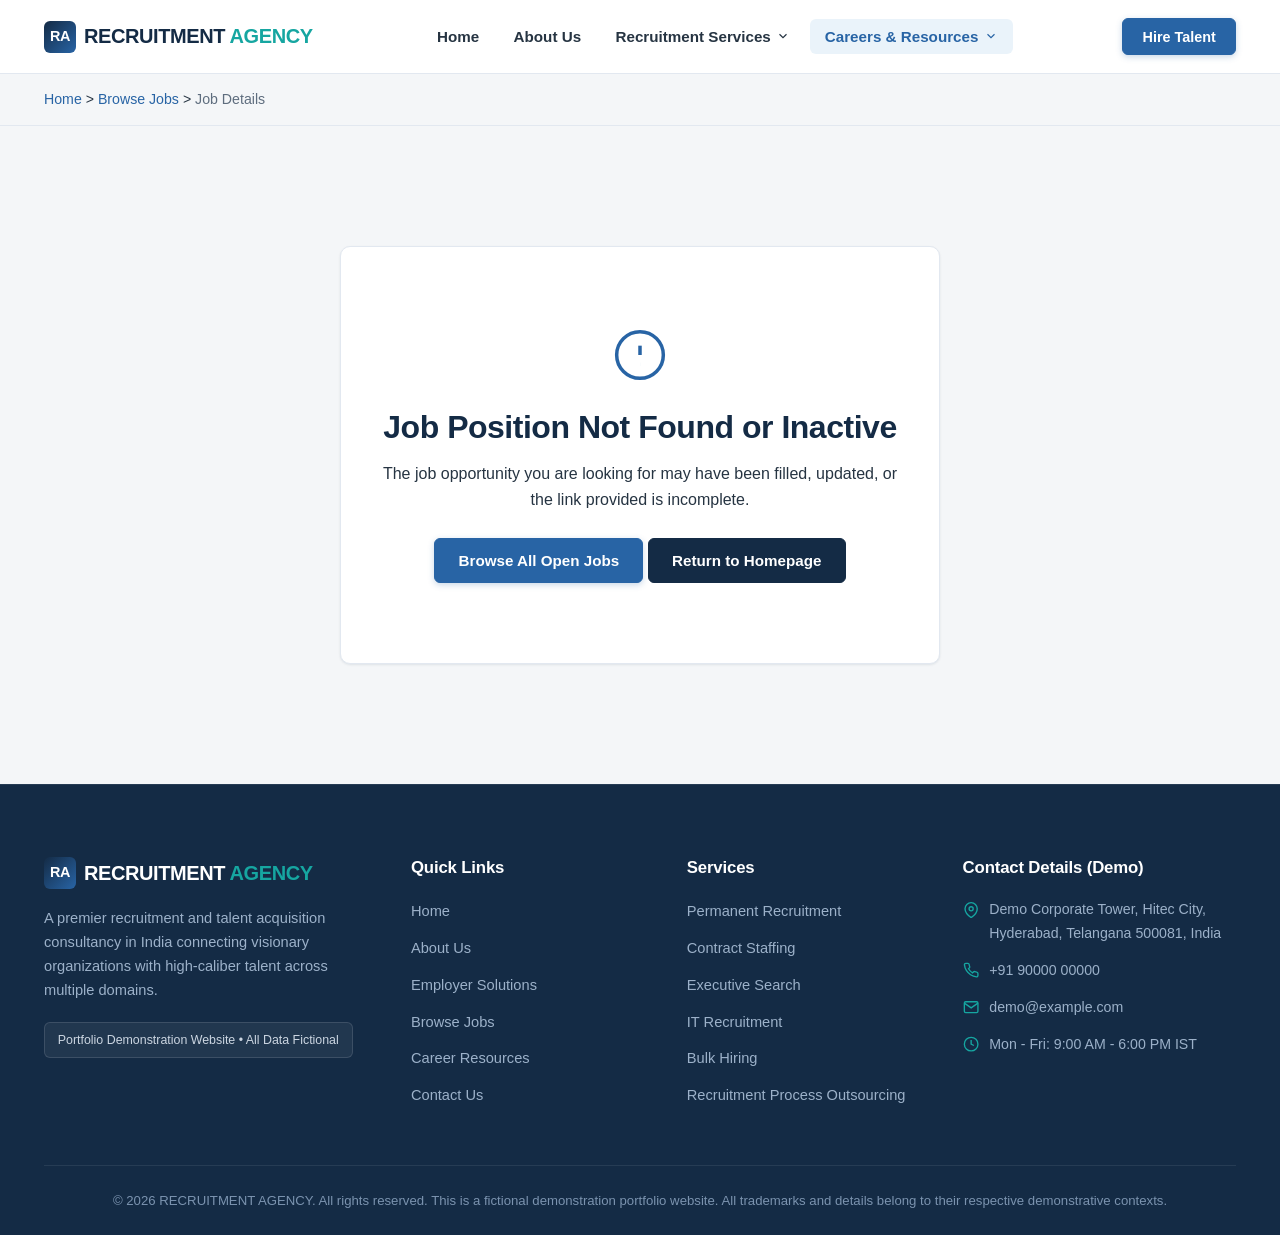
<file: job-details.html>
<!DOCTYPE html>
<html lang="en">
<head>
  <meta charset="UTF-8">
  <meta name="viewport" content="width=device-width, initial-scale=1.0">
  <title>Job Details - RECRUITMENT AGENCY</title>
  <meta name="description" content="View comprehensive job details, responsibilities, required skills, and qualification guidelines for verified positions in India.">
  <link rel="stylesheet" href="css/style.css">
</head>
<body>

  <!-- Site Header -->
  <header class="site-header">
    <div class="container header-inner">
      <a href="index.html" class="brand-logo" aria-label="RECRUITMENT AGENCY Home">
        <span class="brand-logo-mark">RA</span>
        <span class="brand-logo-text">RECRUITMENT <span>AGENCY</span></span>
      </a>

      <!-- Desktop & Mobile Navigation (ONLY 4 MAIN VISIBLE ITEMS) -->
      <div class="nav-backdrop"></div>
      <nav class="nav-container" aria-label="Main Navigation">
        <ul class="main-nav">
          <li class="nav-item">
            <a href="index.html" class="nav-link">Home</a>
          </li>
          <li class="nav-item">
            <a href="about.html" class="nav-link">About Us</a>
          </li>
          <li class="nav-item has-dropdown">
            <button type="button" class="nav-link dropdown-toggle" aria-expanded="false" aria-haspopup="true">
              Recruitment Services
              <svg class="dropdown-icon" viewBox="0 0 24 24" fill="none" stroke="currentColor" stroke-width="2"><polyline points="6 9 12 15 18 9"/></svg>
            </button>
            <ul class="dropdown-menu">
              <li class="dropdown-item"><a href="employers.html" class="dropdown-link">Employer Solutions</a></li>
              <li class="dropdown-item"><a href="services.html#executive-search" class="dropdown-link">Executive Search</a></li>
              <li class="dropdown-item"><a href="services.html#permanent-recruitment" class="dropdown-link">Permanent Recruitment</a></li>
              <li class="dropdown-item"><a href="services.html#contract-staffing" class="dropdown-link">Contract Staffing</a></li>
              <li class="dropdown-item"><a href="services.html#recruitment-process" class="dropdown-link">Recruitment Process</a></li>
              <li class="dropdown-item"><a href="services.html#industries-we-serve" class="dropdown-link">Industries We Serve</a></li>
            </ul>
          </li>
          <li class="nav-item has-dropdown">
            <button type="button" class="nav-link dropdown-toggle active" aria-expanded="false" aria-haspopup="true">
              Careers & Resources
              <svg class="dropdown-icon" viewBox="0 0 24 24" fill="none" stroke="currentColor" stroke-width="2"><polyline points="6 9 12 15 18 9"/></svg>
            </button>
            <ul class="dropdown-menu">
              <li class="dropdown-item"><a href="jobs.html" class="dropdown-link">Browse Jobs</a></li>
              <li class="dropdown-item"><a href="job-details.html" class="dropdown-link active">Job Details</a></li>
              <li class="dropdown-item"><a href="resources.html" class="dropdown-link">Career Resources</a></li>
              <li class="dropdown-item"><a href="resume-tips.html" class="dropdown-link">Resume Tips</a></li>
              <li class="dropdown-item"><a href="interview-preparation.html" class="dropdown-link">Interview Preparation</a></li>
              <li class="dropdown-item"><a href="contact.html#candidate-registration" class="dropdown-link">Candidate Registration</a></li>
            </ul>
          </li>
        </ul>
      </nav>

      <div class="header-actions">
        <a href="employers.html" class="btn btn-primary header-hire-btn">Hire Talent</a>
        <button type="button" class="menu-toggle" aria-label="Toggle navigation menu" aria-expanded="false">
          <span></span>
          <span></span>
          <span></span>
        </button>
      </div>
    </div>
  </header>

  <main id="main-content">

    <!-- Breadcrumb Bar -->
    <nav aria-label="Breadcrumb" class="bg-light-grey" style="border-bottom: 1px solid var(--border-color); padding: 0.85rem 0;">
      <div class="container text-sm">
        <a href="index.html">Home</a> &gt; 
        <a href="jobs.html">Browse Jobs</a> &gt; 
        <span class="text-muted">Job Details</span>
      </div>
    </nav>

    <!-- Main Container Rendered dynamically by js/jobs.js based on ?id= query param -->
    <section class="section-padding bg-light-grey">
      <div class="container" id="job-details-content">

        <!-- Default initial placeholder if JS is loading -->
        <div class="card p-5 text-center">
          <p class="text-muted">Loading position details from verified recruitment records...</p>
        </div>

      </div>
    </section>

  </main>

  <!-- Site Footer -->
  <footer class="site-footer">
    <div class="container">
      <div class="footer-grid">
        <div class="footer-brand">
          <a href="index.html" class="brand-logo">
            <span class="brand-logo-mark">RA</span>
            <span class="brand-logo-text">RECRUITMENT <span>AGENCY</span></span>
          </a>
          <p class="footer-desc">
            A premier recruitment and talent acquisition consultancy in India connecting visionary organizations with high-caliber talent across multiple domains.
          </p>
          <div class="footer-disclaimer-badge">
            Portfolio Demonstration Website • All Data Fictional
          </div>
        </div>

        <div>
          <h4 class="footer-heading">Quick Links</h4>
          <ul class="footer-links">
            <li><a href="index.html">Home</a></li>
            <li><a href="about.html">About Us</a></li>
            <li><a href="employers.html">Employer Solutions</a></li>
            <li><a href="jobs.html">Browse Jobs</a></li>
            <li><a href="resources.html">Career Resources</a></li>
            <li><a href="contact.html">Contact Us</a></li>
          </ul>
        </div>

        <div>
          <h4 class="footer-heading">Services</h4>
          <ul class="footer-links">
            <li><a href="services.html#permanent-recruitment">Permanent Recruitment</a></li>
            <li><a href="services.html#contract-staffing">Contract Staffing</a></li>
            <li><a href="services.html#executive-search">Executive Search</a></li>
            <li><a href="services.html#it-recruitment">IT Recruitment</a></li>
            <li><a href="services.html#bulk-hiring">Bulk Hiring</a></li>
            <li><a href="services.html#rpo">Recruitment Process Outsourcing</a></li>
          </ul>
        </div>

        <div>
          <h4 class="footer-heading">Contact Details (Demo)</h4>
          <ul class="footer-contact-info">
            <li class="footer-contact-item">
              <svg class="icon-inline" viewBox="0 0 24 24" fill="none" stroke="currentColor"><path d="M21 10c0 7-9 13-9 13s-9-6-9-13a9 9 0 0118 0z"/><circle cx="12" cy="10" r="3"/></svg>
              <span>Demo Corporate Tower, Hitec City, Hyderabad, Telangana 500081, India</span>
            </li>
            <li class="footer-contact-item">
              <svg class="icon-inline" viewBox="0 0 24 24" fill="none" stroke="currentColor"><path d="M22 16.92v3a2 2 0 0 1-2.18 2 19.79 19.79 0 0 1-8.63-3.07 19.5 19.5 0 0 1-6-6 19.79 19.79 0 0 1-3.07-8.67A2 2 0 0 1 4.11 2h3a2 2 0 0 1 2 1.72 12.84 12.84 0 0 0 .7 2.81 2 2 0 0 1-.45 2.11L8.09 9.91a16 16 0 0 0 6 6l1.27-1.27a2 2 0 0 1 2.11-.45 12.84 12.84 0 0 0 2.81.7A2 2 0 0 1 22 16.92z"/></svg>
              <span>+91 90000 00000</span>
            </li>
            <li class="footer-contact-item">
              <svg class="icon-inline" viewBox="0 0 24 24" fill="none" stroke="currentColor"><path d="M4 4h16c1.1 0 2 .9 2 2v12c0 1.1-.9 2-2 2H4c-1.1 0-2-.9-2-2V6c0-1.1.9-2 2-2z"/><polyline points="22,6 12,13 2,6"/></svg>
              <span>demo@example.com</span>
            </li>
            <li class="footer-contact-item">
              <svg class="icon-inline" viewBox="0 0 24 24" fill="none" stroke="currentColor"><circle cx="12" cy="12" r="10"/><polyline points="12 6 12 12 16 14"/></svg>
              <span>Mon - Fri: 9:00 AM - 6:00 PM IST</span>
            </li>
          </ul>
        </div>
      </div>

      <div class="footer-bottom">
        <p>&copy; 2026 RECRUITMENT AGENCY. All rights reserved. This is a fictional demonstration portfolio website. All trademarks and details belong to their respective demonstrative contexts.</p>
      </div>
    </div>
  </footer>

  <button type="button" id="back-to-top" class="back-to-top" aria-label="Back to top">
    <svg viewBox="0 0 24 24" width="20" height="20" fill="none" stroke="currentColor" stroke-width="2.5"><polyline points="18 15 12 9 6 15"/></svg>
  </button>

  <script src="js/main.js"></script>
  <script src="js/forms.js"></script>
  <script src="js/jobs.js"></script>
</body>
</html>
</file>
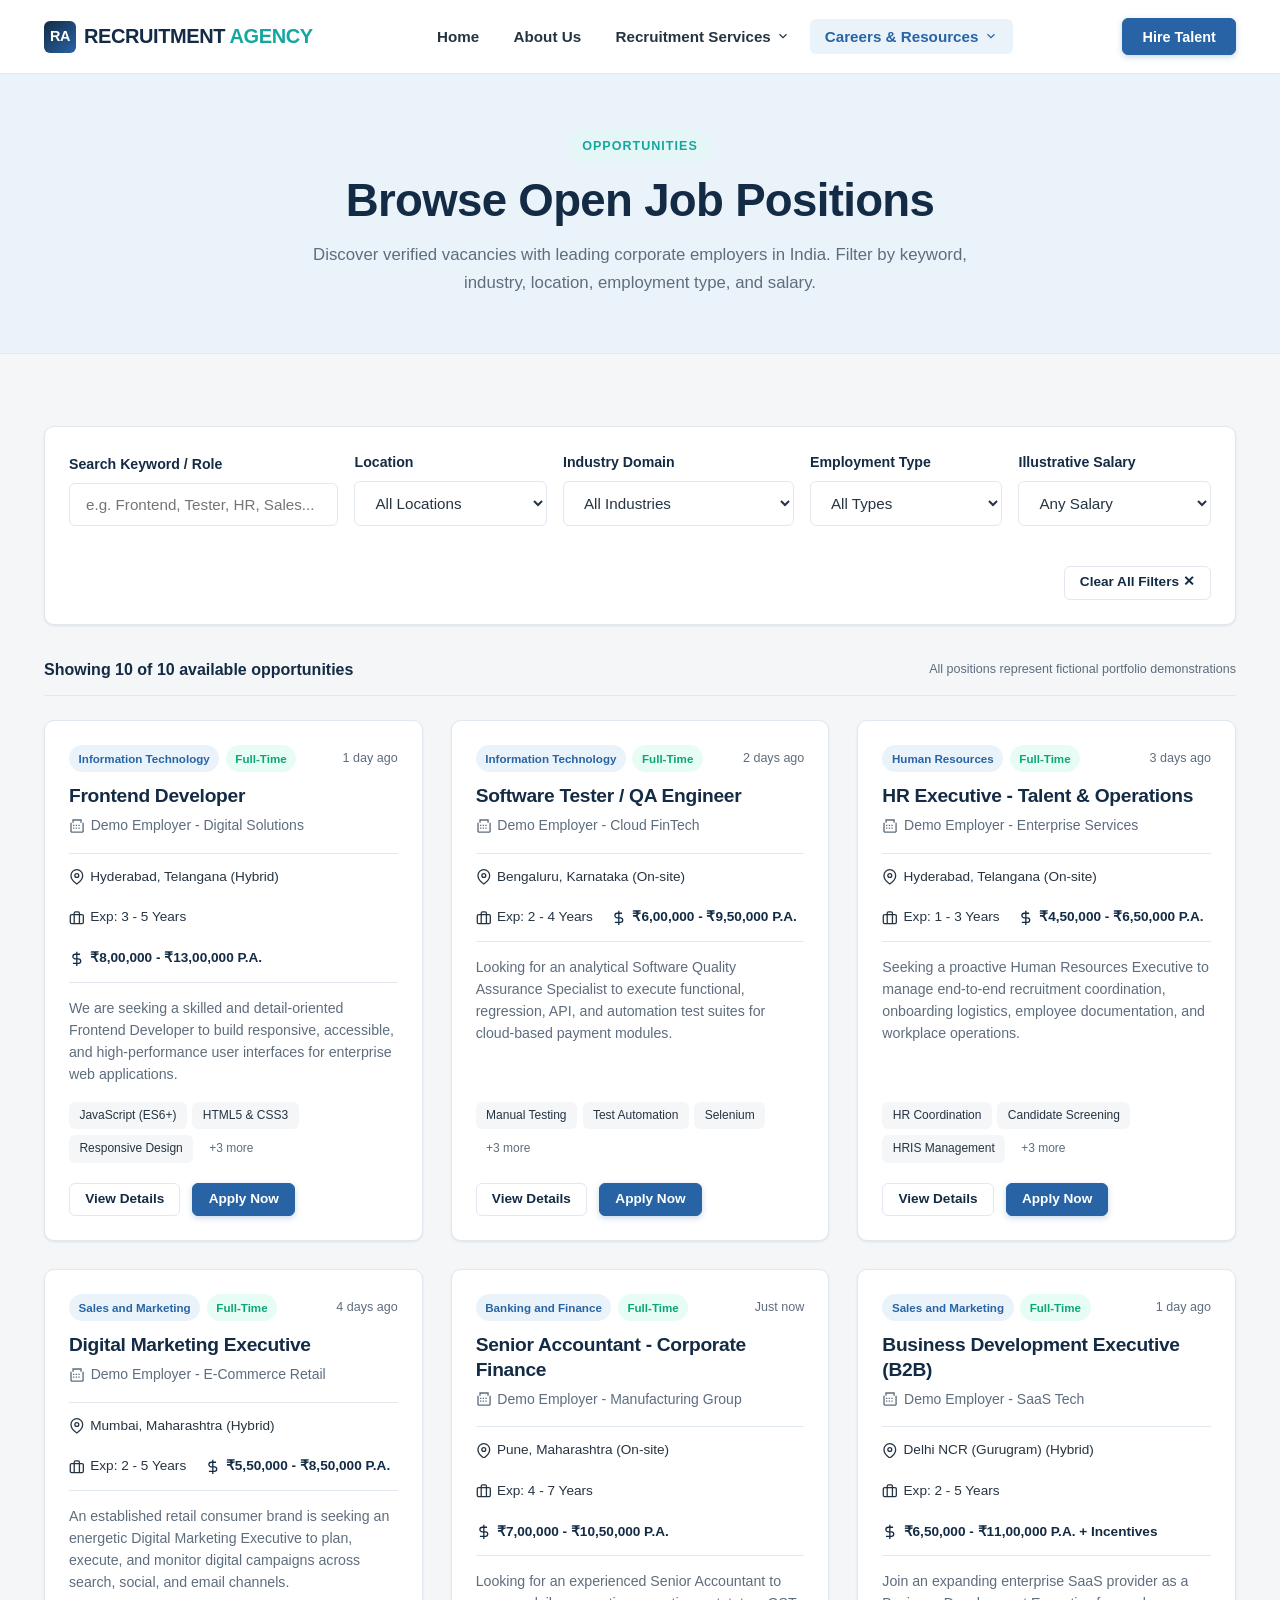
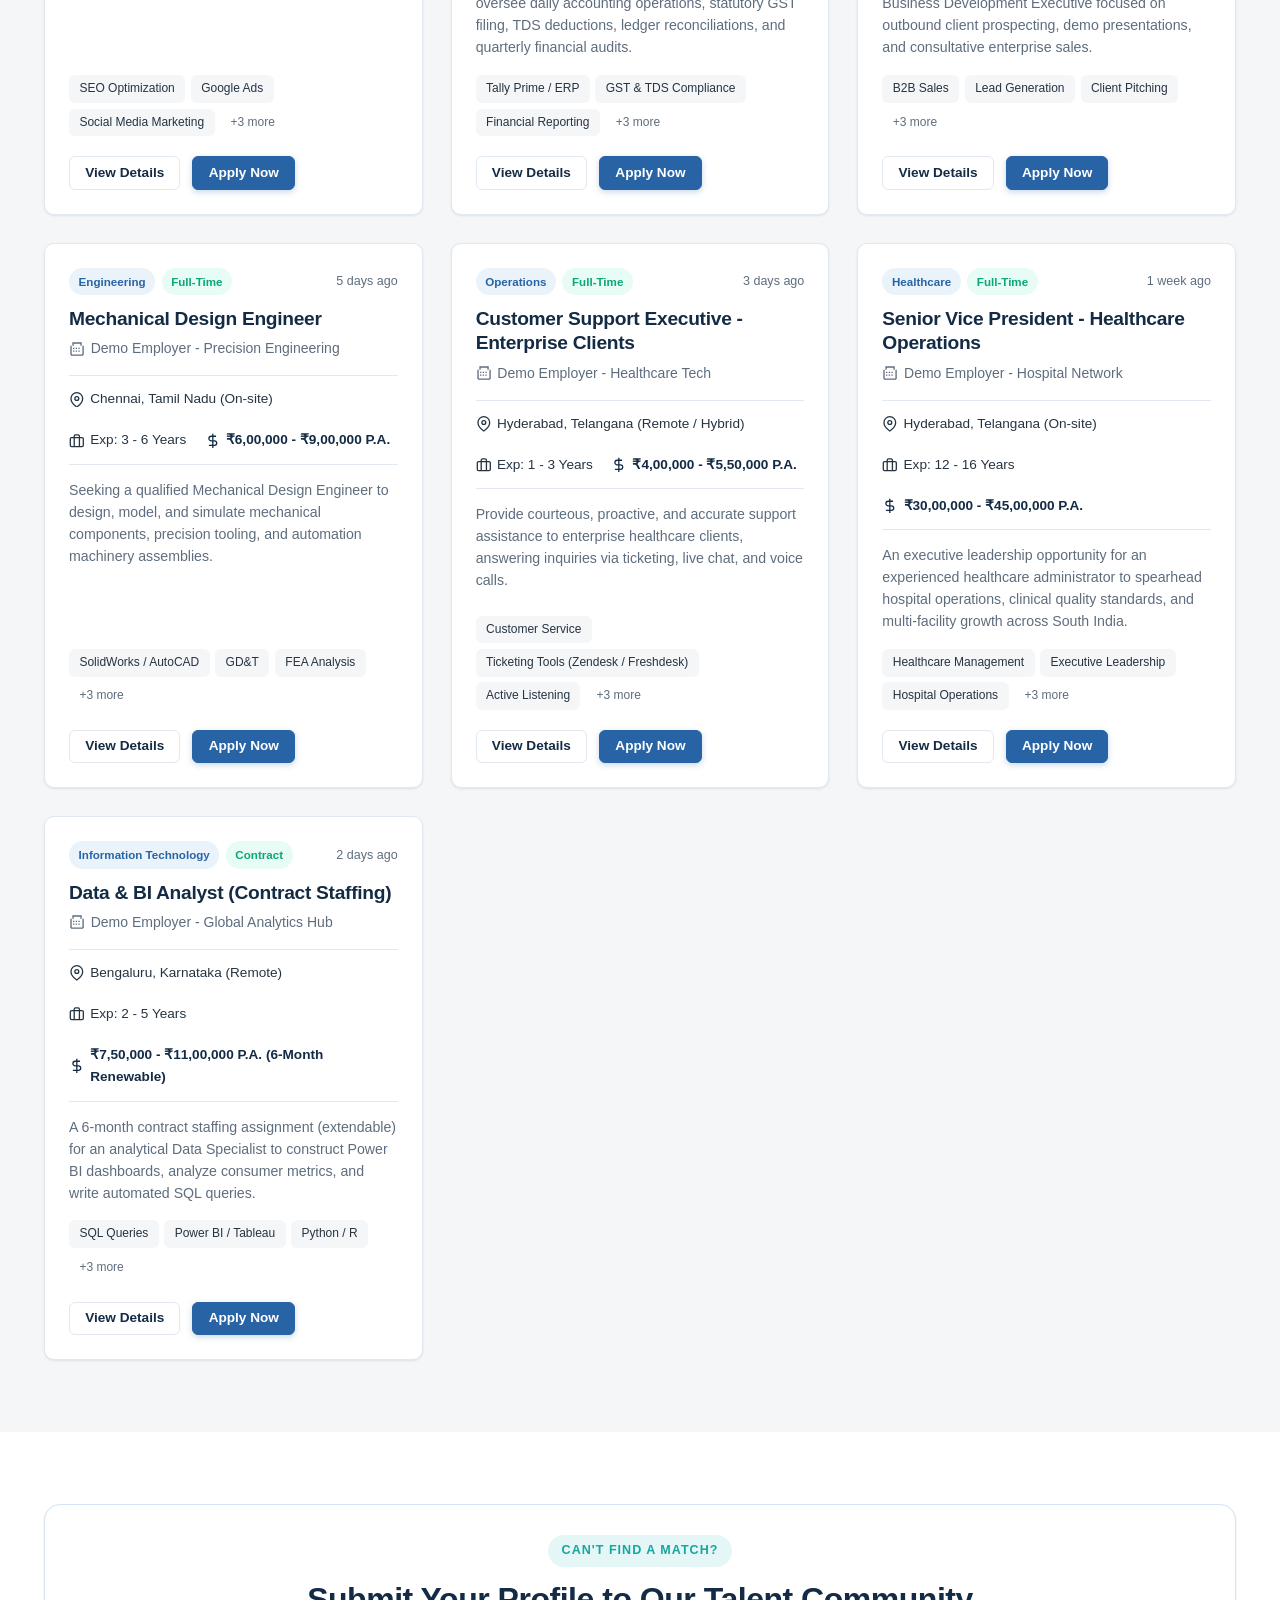
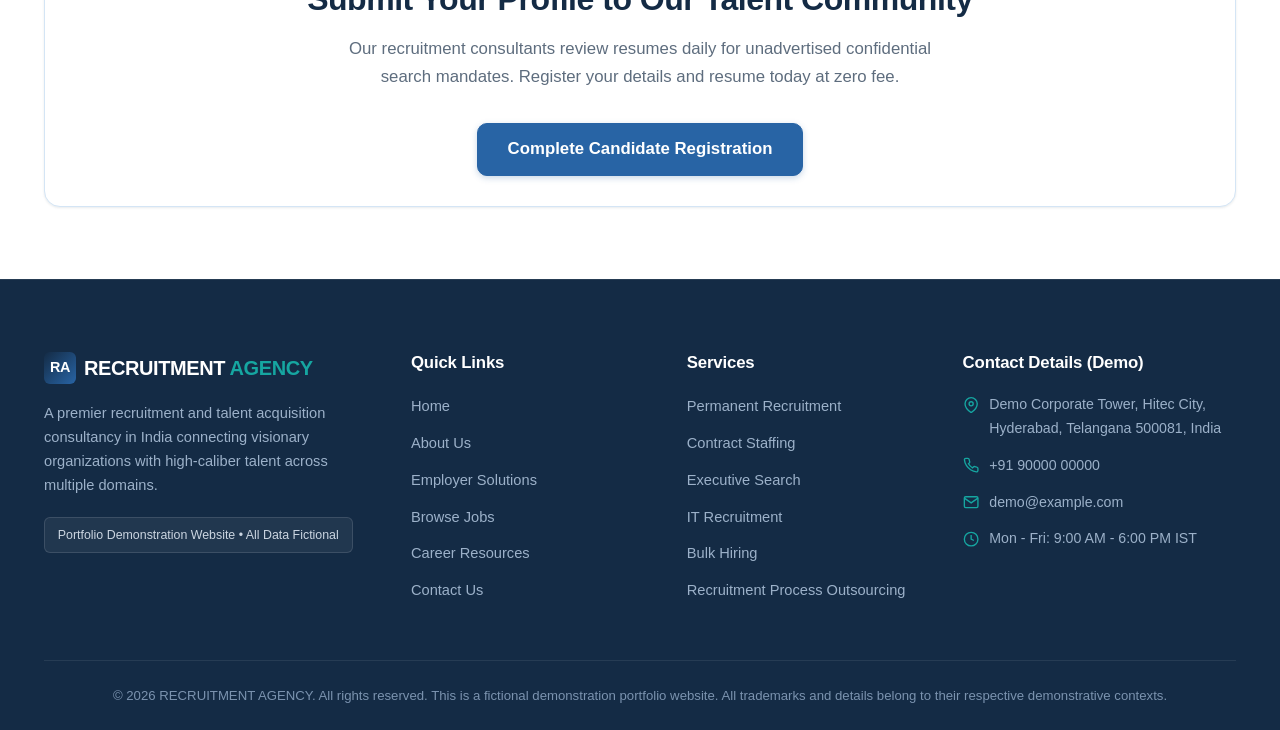
<file: jobs.html>
<!DOCTYPE html>
<html lang="en">
<head>
  <meta charset="UTF-8">
  <meta name="viewport" content="width=device-width, initial-scale=1.0">
  <title>Browse Jobs - RECRUITMENT AGENCY</title>
  <meta name="description" content="Browse verified job openings across Information Technology, Finance, Engineering, Healthcare, and Operations in India. Filter by location, role, and salary.">
  <link rel="stylesheet" href="css/style.css">
</head>
<body>

  <!-- Site Header -->
  <header class="site-header">
    <div class="container header-inner">
      <a href="index.html" class="brand-logo" aria-label="RECRUITMENT AGENCY Home">
        <span class="brand-logo-mark">RA</span>
        <span class="brand-logo-text">RECRUITMENT <span>AGENCY</span></span>
      </a>

      <!-- Desktop & Mobile Navigation (ONLY 4 MAIN VISIBLE ITEMS) -->
      <div class="nav-backdrop"></div>
      <nav class="nav-container" aria-label="Main Navigation">
        <ul class="main-nav">
          <li class="nav-item">
            <a href="index.html" class="nav-link">Home</a>
          </li>
          <li class="nav-item">
            <a href="about.html" class="nav-link">About Us</a>
          </li>
          <li class="nav-item has-dropdown">
            <button type="button" class="nav-link dropdown-toggle" aria-expanded="false" aria-haspopup="true">
              Recruitment Services
              <svg class="dropdown-icon" viewBox="0 0 24 24" fill="none" stroke="currentColor" stroke-width="2"><polyline points="6 9 12 15 18 9"/></svg>
            </button>
            <ul class="dropdown-menu">
              <li class="dropdown-item"><a href="employers.html" class="dropdown-link">Employer Solutions</a></li>
              <li class="dropdown-item"><a href="services.html#executive-search" class="dropdown-link">Executive Search</a></li>
              <li class="dropdown-item"><a href="services.html#permanent-recruitment" class="dropdown-link">Permanent Recruitment</a></li>
              <li class="dropdown-item"><a href="services.html#contract-staffing" class="dropdown-link">Contract Staffing</a></li>
              <li class="dropdown-item"><a href="services.html#recruitment-process" class="dropdown-link">Recruitment Process</a></li>
              <li class="dropdown-item"><a href="services.html#industries-we-serve" class="dropdown-link">Industries We Serve</a></li>
            </ul>
          </li>
          <li class="nav-item has-dropdown">
            <button type="button" class="nav-link dropdown-toggle active" aria-expanded="false" aria-haspopup="true">
              Careers & Resources
              <svg class="dropdown-icon" viewBox="0 0 24 24" fill="none" stroke="currentColor" stroke-width="2"><polyline points="6 9 12 15 18 9"/></svg>
            </button>
            <ul class="dropdown-menu">
              <li class="dropdown-item"><a href="jobs.html" class="dropdown-link active">Browse Jobs</a></li>
              <li class="dropdown-item"><a href="job-details.html" class="dropdown-link">Job Details</a></li>
              <li class="dropdown-item"><a href="resources.html" class="dropdown-link">Career Resources</a></li>
              <li class="dropdown-item"><a href="resume-tips.html" class="dropdown-link">Resume Tips</a></li>
              <li class="dropdown-item"><a href="interview-preparation.html" class="dropdown-link">Interview Preparation</a></li>
              <li class="dropdown-item"><a href="contact.html#candidate-registration" class="dropdown-link">Candidate Registration</a></li>
            </ul>
          </li>
        </ul>
      </nav>

      <div class="header-actions">
        <a href="employers.html" class="btn btn-primary header-hire-btn">Hire Talent</a>
        <button type="button" class="menu-toggle" aria-label="Toggle navigation menu" aria-expanded="false">
          <span></span>
          <span></span>
          <span></span>
        </button>
      </div>
    </div>
  </header>

  <main id="main-content">

    <!-- Page Header Banner -->
    <section class="section-padding bg-soft-sky" style="padding-top: 3.5rem; padding-bottom: 3.5rem; border-bottom: 1px solid var(--border-color);">
      <div class="container text-center">
        <span class="section-badge">Opportunities</span>
        <h1 class="hero-title" style="margin-bottom: 0.85rem;">Browse Open Job Positions</h1>
        <p class="section-desc" style="max-width: 680px; margin: 0 auto;">
          Discover verified vacancies with leading corporate employers in India. Filter by keyword, industry, location, employment type, and salary.
        </p>
      </div>
    </section>

    <!-- Filter & Listings Section -->
    <section class="section-padding bg-light-grey">
      <div class="container">

        <!-- Filter Panel -->
        <div class="jobs-filter-panel">
          <form id="jobs-filter-form" novalidate>
            <div class="filter-grid-5">

              <!-- 1. Search Bar -->
              <div class="form-group mb-0">
                <label for="filter-keyword">Search Keyword / Role</label>
                <input type="text" id="filter-keyword" class="form-control" placeholder="e.g. Frontend, Tester, HR, Sales...">
              </div>

              <!-- 2. Location Filter -->
              <div class="form-group mb-0">
                <label for="filter-location">Location</label>
                <select id="filter-location" class="form-control">
                  <option value="all">All Locations</option>
                  <option value="Hyderabad">Hyderabad</option>
                  <option value="Bengaluru">Bengaluru</option>
                  <option value="Pune">Pune</option>
                  <option value="Mumbai">Mumbai</option>
                  <option value="Delhi NCR">Delhi NCR</option>
                  <option value="Chennai">Chennai</option>
                  <option value="Remote">Remote</option>
                </select>
              </div>

              <!-- 3. Industry Filter -->
              <div class="form-group mb-0">
                <label for="filter-industry">Industry Domain</label>
                <select id="filter-industry" class="form-control">
                  <option value="all">All Industries</option>
                  <option value="Information Technology">Information Technology</option>
                  <option value="Banking and Finance">Banking and Finance</option>
                  <option value="Healthcare">Healthcare</option>
                  <option value="Sales and Marketing">Sales and Marketing</option>
                  <option value="Engineering">Engineering</option>
                  <option value="Human Resources">Human Resources</option>
                  <option value="Operations">Operations</option>
                </select>
              </div>

              <!-- 4. Employment Type Filter -->
              <div class="form-group mb-0">
                <label for="filter-type">Employment Type</label>
                <select id="filter-type" class="form-control">
                  <option value="all">All Types</option>
                  <option value="Full-Time">Full-Time</option>
                  <option value="Contract">Contract</option>
                </select>
              </div>

              <!-- 5. Salary Range Filter -->
              <div class="form-group mb-0">
                <label for="filter-salary">Illustrative Salary</label>
                <select id="filter-salary" class="form-control">
                  <option value="all">Any Salary</option>
                  <option value="0-6">Up to ₹6 LPA</option>
                  <option value="6-10">₹6 LPA - ₹10 LPA</option>
                  <option value="10-20">₹10 LPA - ₹20 LPA</option>
                  <option value="20+">₹20+ LPA (Executive)</option>
                </select>
              </div>

            </div>

            <div style="display: flex; justify-content: flex-end; margin-top: 1.25rem;">
              <button type="button" id="clear-all-filters" class="btn btn-outline btn-sm">Clear All Filters ✕</button>
            </div>
          </form>
        </div>

        <!-- Count Strip -->
        <div class="jobs-count-strip">
          <span id="jobs-count-display" class="font-semibold text-navy">Loading opportunities...</span>
          <span class="text-xs text-muted">All positions represent fictional portfolio demonstrations</span>
        </div>

        <!-- Job Cards Container (Populated dynamically via js/jobs.js) -->
        <div id="jobs-list-container" class="grid-3">
          <!-- Fallback initial card -->
          <article class="job-card">
            <div class="job-card-header">
              <span class="badge badge-industry">Information Technology</span>
              <span class="job-posted-time">1 day ago</span>
            </div>
            <h3 class="job-card-title"><a href="job-details.html?id=frontend-developer-01">Frontend Developer</a></h3>
            <p class="job-card-employer">Demo Employer - Digital Solutions</p>
            <div class="job-card-meta">
              <div class="meta-item"><span>Hyderabad, Telangana</span></div>
              <div class="meta-item meta-salary"><span>₹8,00,000 - ₹13,00,000 P.A.</span></div>
            </div>
            <p class="job-card-summary">Develop responsive, accessible, and high-performance user interfaces.</p>
            <div class="job-card-footer">
              <a href="job-details.html?id=frontend-developer-01" class="btn btn-outline btn-sm">View Details</a>
            </div>
          </article>
        </div>

      </div>
    </section>

    <!-- Candidate Registration Banner -->
    <section class="section-padding bg-white">
      <div class="container text-center">
        <div class="card bg-soft-sky p-5" style="border-radius: var(--radius-lg); border: 1px solid var(--soft-sky-border);">
          <span class="section-badge">Can't Find a Match?</span>
          <h2 class="section-title">Submit Your Profile to Our Talent Community</h2>
          <p class="section-desc" style="max-width: 600px; margin: 0 auto 2rem auto;">
            Our recruitment consultants review resumes daily for unadvertised confidential search mandates. Register your details and resume today at zero fee.
          </p>
          <a href="contact.html#candidate-registration" class="btn btn-primary btn-lg">Complete Candidate Registration</a>
        </div>
      </div>
    </section>

  </main>

  <!-- Site Footer -->
  <footer class="site-footer">
    <div class="container">
      <div class="footer-grid">
        <div class="footer-brand">
          <a href="index.html" class="brand-logo">
            <span class="brand-logo-mark">RA</span>
            <span class="brand-logo-text">RECRUITMENT <span>AGENCY</span></span>
          </a>
          <p class="footer-desc">
            A premier recruitment and talent acquisition consultancy in India connecting visionary organizations with high-caliber talent across multiple domains.
          </p>
          <div class="footer-disclaimer-badge">
            Portfolio Demonstration Website • All Data Fictional
          </div>
        </div>

        <div>
          <h4 class="footer-heading">Quick Links</h4>
          <ul class="footer-links">
            <li><a href="index.html">Home</a></li>
            <li><a href="about.html">About Us</a></li>
            <li><a href="employers.html">Employer Solutions</a></li>
            <li><a href="jobs.html">Browse Jobs</a></li>
            <li><a href="resources.html">Career Resources</a></li>
            <li><a href="contact.html">Contact Us</a></li>
          </ul>
        </div>

        <div>
          <h4 class="footer-heading">Services</h4>
          <ul class="footer-links">
            <li><a href="services.html#permanent-recruitment">Permanent Recruitment</a></li>
            <li><a href="services.html#contract-staffing">Contract Staffing</a></li>
            <li><a href="services.html#executive-search">Executive Search</a></li>
            <li><a href="services.html#it-recruitment">IT Recruitment</a></li>
            <li><a href="services.html#bulk-hiring">Bulk Hiring</a></li>
            <li><a href="services.html#rpo">Recruitment Process Outsourcing</a></li>
          </ul>
        </div>

        <div>
          <h4 class="footer-heading">Contact Details (Demo)</h4>
          <ul class="footer-contact-info">
            <li class="footer-contact-item">
              <svg class="icon-inline" viewBox="0 0 24 24" fill="none" stroke="currentColor"><path d="M21 10c0 7-9 13-9 13s-9-6-9-13a9 9 0 0118 0z"/><circle cx="12" cy="10" r="3"/></svg>
              <span>Demo Corporate Tower, Hitec City, Hyderabad, Telangana 500081, India</span>
            </li>
            <li class="footer-contact-item">
              <svg class="icon-inline" viewBox="0 0 24 24" fill="none" stroke="currentColor"><path d="M22 16.92v3a2 2 0 0 1-2.18 2 19.79 19.79 0 0 1-8.63-3.07 19.5 19.5 0 0 1-6-6 19.79 19.79 0 0 1-3.07-8.67A2 2 0 0 1 4.11 2h3a2 2 0 0 1 2 1.72 12.84 12.84 0 0 0 .7 2.81 2 2 0 0 1-.45 2.11L8.09 9.91a16 16 0 0 0 6 6l1.27-1.27a2 2 0 0 1 2.11-.45 12.84 12.84 0 0 0 2.81.7A2 2 0 0 1 22 16.92z"/></svg>
              <span>+91 90000 00000</span>
            </li>
            <li class="footer-contact-item">
              <svg class="icon-inline" viewBox="0 0 24 24" fill="none" stroke="currentColor"><path d="M4 4h16c1.1 0 2 .9 2 2v12c0 1.1-.9 2-2 2H4c-1.1 0-2-.9-2-2V6c0-1.1.9-2 2-2z"/><polyline points="22,6 12,13 2,6"/></svg>
              <span>demo@example.com</span>
            </li>
            <li class="footer-contact-item">
              <svg class="icon-inline" viewBox="0 0 24 24" fill="none" stroke="currentColor"><circle cx="12" cy="12" r="10"/><polyline points="12 6 12 12 16 14"/></svg>
              <span>Mon - Fri: 9:00 AM - 6:00 PM IST</span>
            </li>
          </ul>
        </div>
      </div>

      <div class="footer-bottom">
        <p>&copy; 2026 RECRUITMENT AGENCY. All rights reserved. This is a fictional demonstration portfolio website. All trademarks and details belong to their respective demonstrative contexts.</p>
      </div>
    </div>
  </footer>

  <button type="button" id="back-to-top" class="back-to-top" aria-label="Back to top">
    <svg viewBox="0 0 24 24" width="20" height="20" fill="none" stroke="currentColor" stroke-width="2.5"><polyline points="18 15 12 9 6 15"/></svg>
  </button>

  <script src="js/main.js"></script>
  <script src="js/jobs.js"></script>
</body>
</html>
</file>
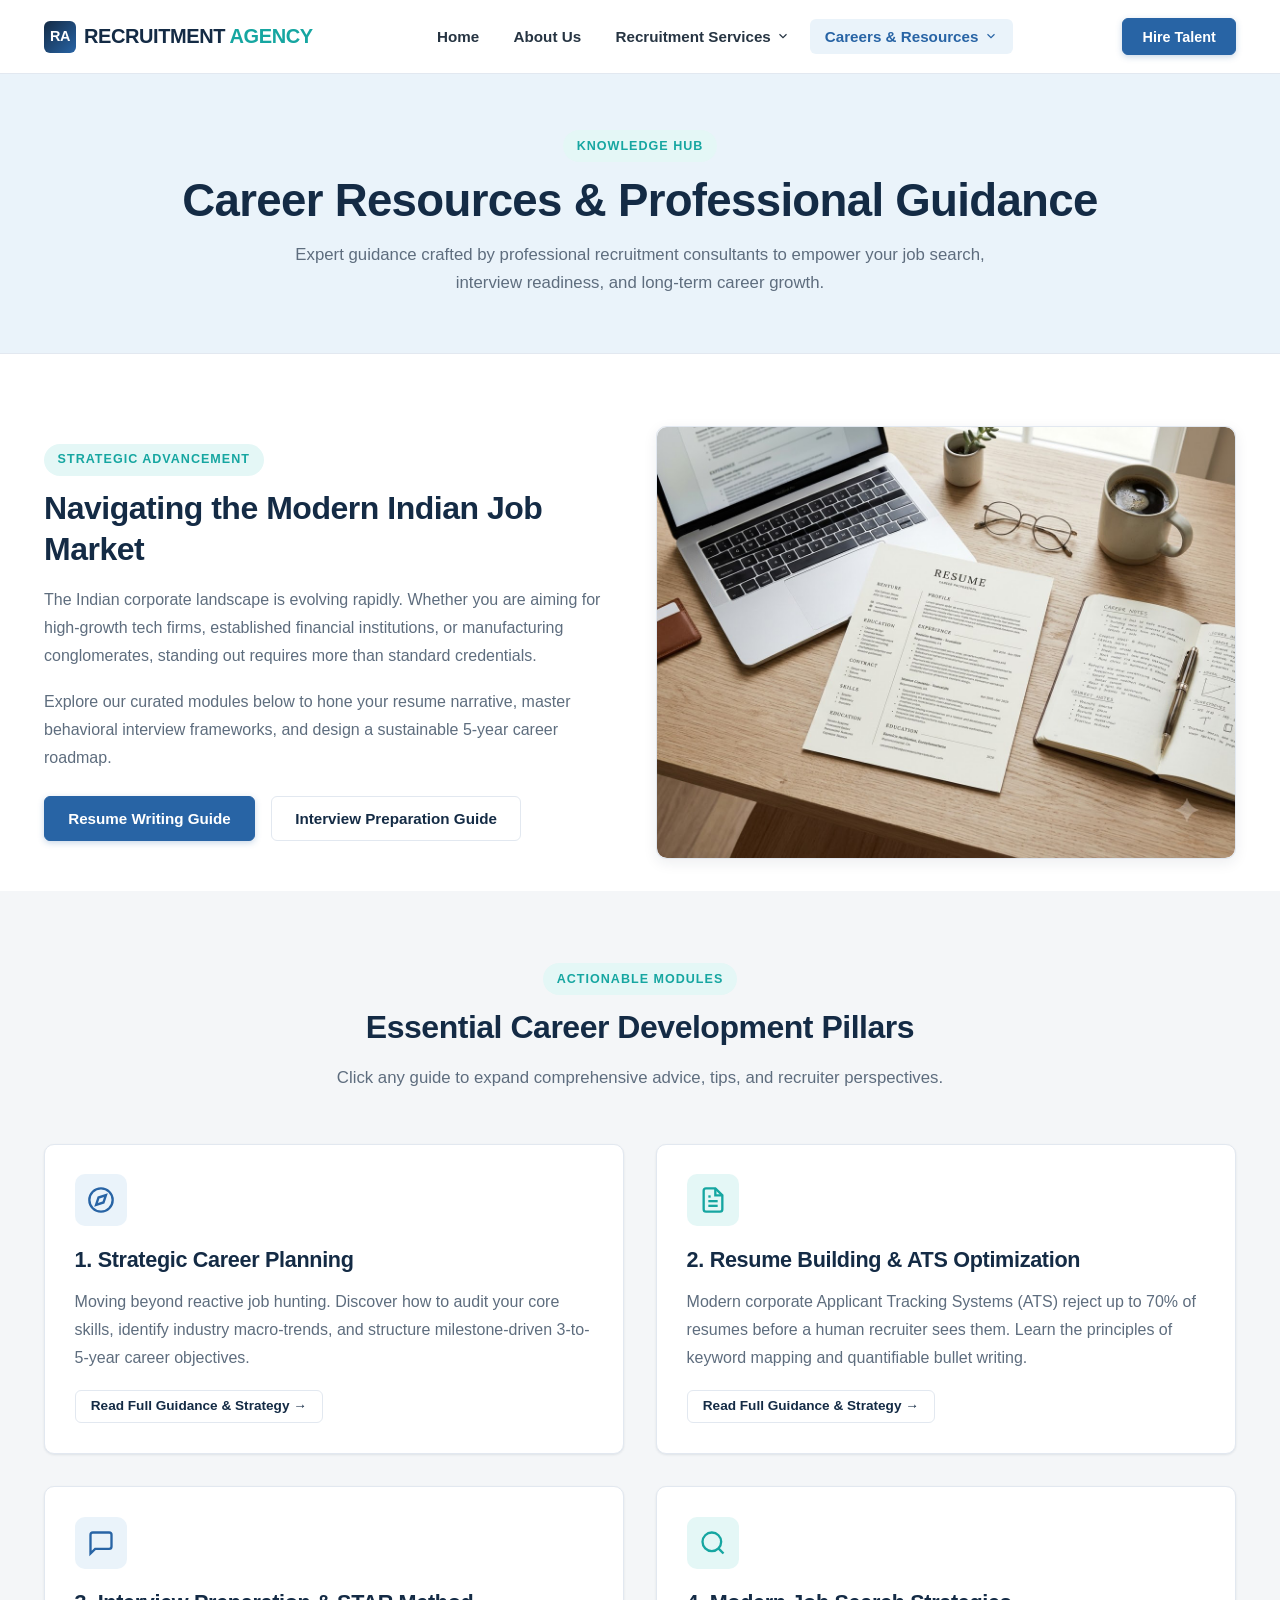
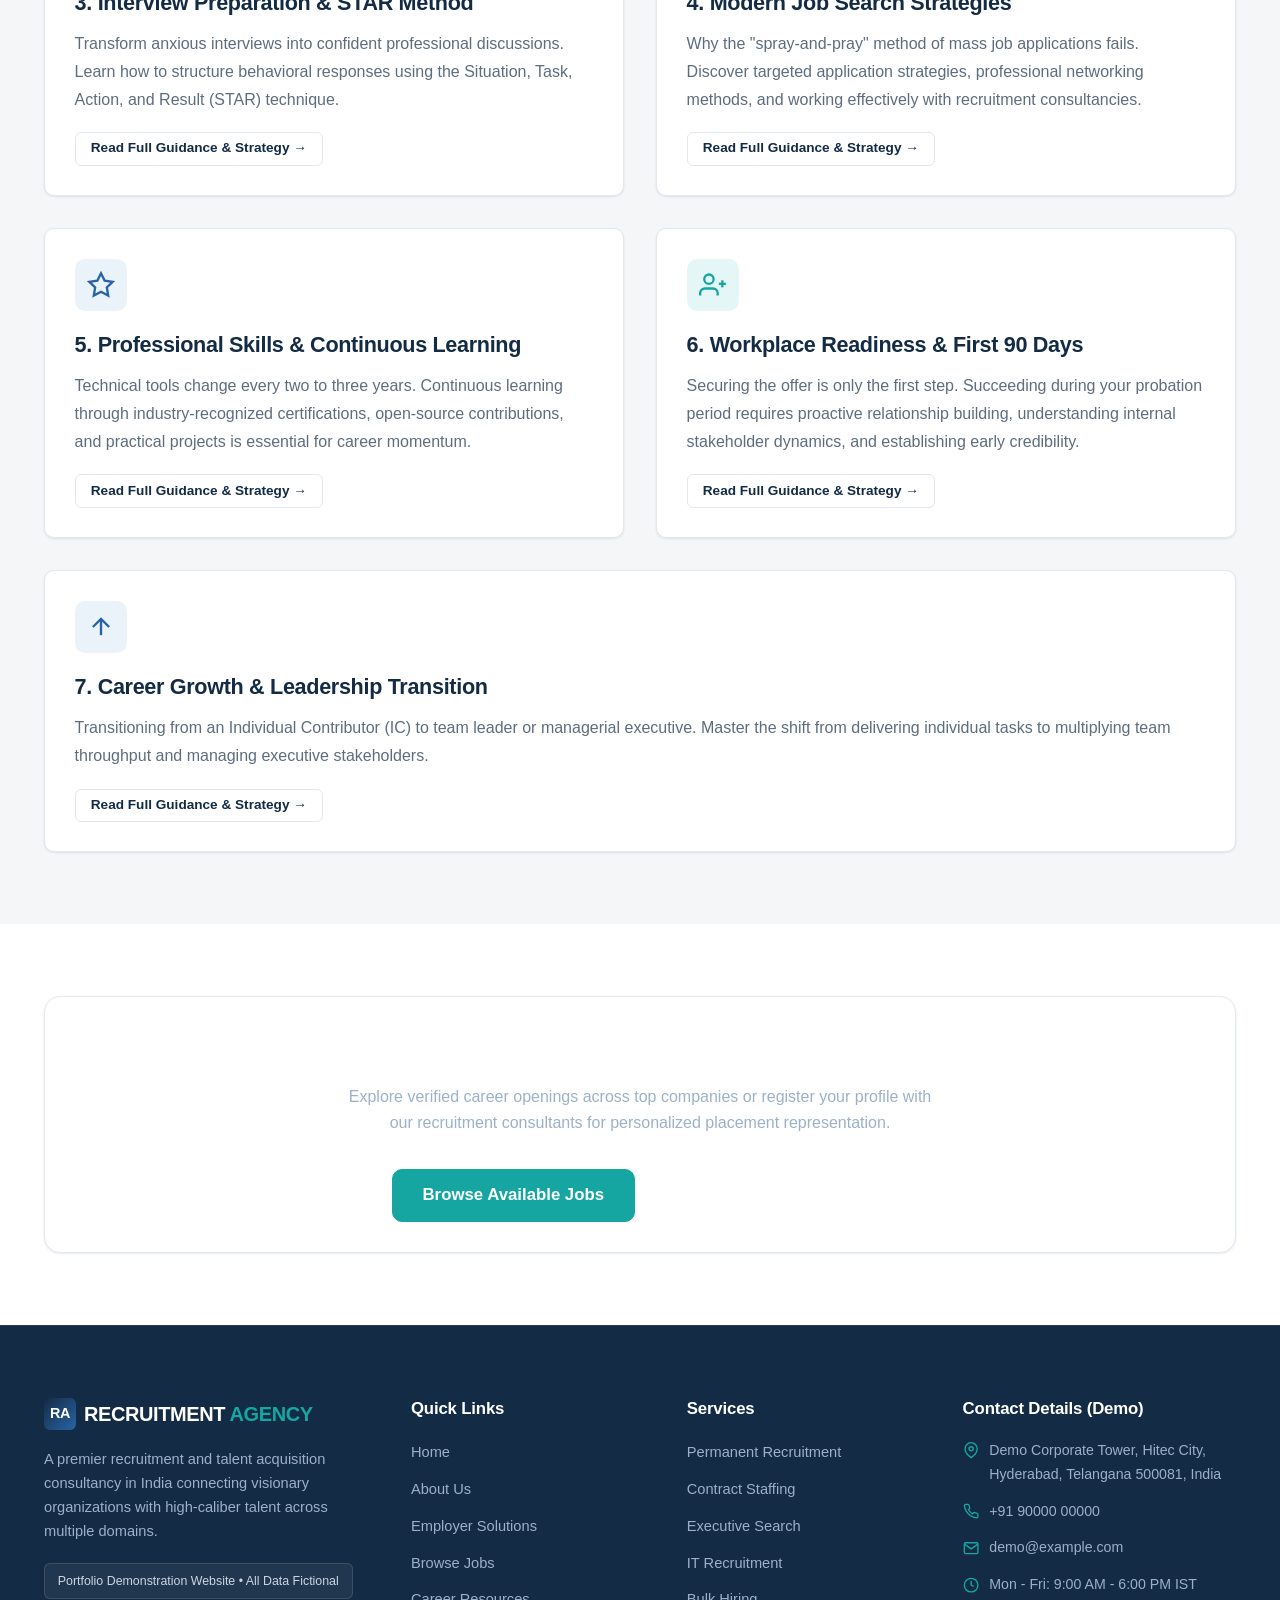
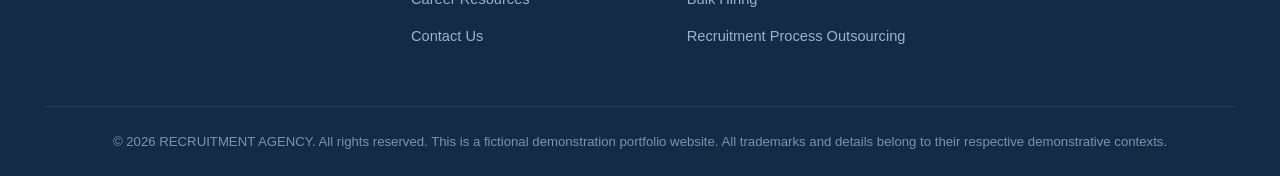
<file: resources.html>
<!DOCTYPE html>
<html lang="en">
<head>
  <meta charset="UTF-8">
  <meta name="viewport" content="width=device-width, initial-scale=1.0">
  <title>Career Resources & Guidance - RECRUITMENT AGENCY</title>
  <meta name="description" content="Actionable career advice, planning frameworks, resume recommendations, and interview guidance for job seekers in India by RECRUITMENT AGENCY.">
  <link rel="stylesheet" href="css/style.css">
</head>
<body>

  <!-- Site Header -->
  <header class="site-header">
    <div class="container header-inner">
      <a href="index.html" class="brand-logo" aria-label="RECRUITMENT AGENCY Home">
        <span class="brand-logo-mark">RA</span>
        <span class="brand-logo-text">RECRUITMENT <span>AGENCY</span></span>
      </a>

      <!-- Desktop & Mobile Navigation (ONLY 4 MAIN VISIBLE ITEMS) -->
      <div class="nav-backdrop"></div>
      <nav class="nav-container" aria-label="Main Navigation">
        <ul class="main-nav">
          <li class="nav-item">
            <a href="index.html" class="nav-link">Home</a>
          </li>
          <li class="nav-item">
            <a href="about.html" class="nav-link">About Us</a>
          </li>
          <li class="nav-item has-dropdown">
            <button type="button" class="nav-link dropdown-toggle" aria-expanded="false" aria-haspopup="true">
              Recruitment Services
              <svg class="dropdown-icon" viewBox="0 0 24 24" fill="none" stroke="currentColor" stroke-width="2"><polyline points="6 9 12 15 18 9"/></svg>
            </button>
            <ul class="dropdown-menu">
              <li class="dropdown-item"><a href="employers.html" class="dropdown-link">Employer Solutions</a></li>
              <li class="dropdown-item"><a href="services.html#executive-search" class="dropdown-link">Executive Search</a></li>
              <li class="dropdown-item"><a href="services.html#permanent-recruitment" class="dropdown-link">Permanent Recruitment</a></li>
              <li class="dropdown-item"><a href="services.html#contract-staffing" class="dropdown-link">Contract Staffing</a></li>
              <li class="dropdown-item"><a href="services.html#recruitment-process" class="dropdown-link">Recruitment Process</a></li>
              <li class="dropdown-item"><a href="services.html#industries-we-serve" class="dropdown-link">Industries We Serve</a></li>
            </ul>
          </li>
          <li class="nav-item has-dropdown">
            <button type="button" class="nav-link dropdown-toggle active" aria-expanded="false" aria-haspopup="true">
              Careers & Resources
              <svg class="dropdown-icon" viewBox="0 0 24 24" fill="none" stroke="currentColor" stroke-width="2"><polyline points="6 9 12 15 18 9"/></svg>
            </button>
            <ul class="dropdown-menu">
              <li class="dropdown-item"><a href="jobs.html" class="dropdown-link">Browse Jobs</a></li>
              <li class="dropdown-item"><a href="job-details.html" class="dropdown-link">Job Details</a></li>
              <li class="dropdown-item"><a href="resources.html" class="dropdown-link active">Career Resources</a></li>
              <li class="dropdown-item"><a href="resume-tips.html" class="dropdown-link">Resume Tips</a></li>
              <li class="dropdown-item"><a href="interview-preparation.html" class="dropdown-link">Interview Preparation</a></li>
              <li class="dropdown-item"><a href="contact.html#candidate-registration" class="dropdown-link">Candidate Registration</a></li>
            </ul>
          </li>
        </ul>
      </nav>

      <div class="header-actions">
        <a href="employers.html" class="btn btn-primary header-hire-btn">Hire Talent</a>
        <button type="button" class="menu-toggle" aria-label="Toggle navigation menu" aria-expanded="false">
          <span></span>
          <span></span>
          <span></span>
        </button>
      </div>
    </div>
  </header>

  <main id="main-content">

    <!-- Hero Header -->
    <section class="section-padding bg-soft-sky" style="padding-top: 3.5rem; padding-bottom: 3.5rem; border-bottom: 1px solid var(--border-color);">
      <div class="container text-center">
        <span class="section-badge">Knowledge Hub</span>
        <h1 class="hero-title" style="margin-bottom: 0.85rem;">Career Resources & Professional Guidance</h1>
        <p class="section-desc" style="max-width: 720px; margin: 0 auto;">
          Expert guidance crafted by professional recruitment consultants to empower your job search, interview readiness, and long-term career growth.
        </p>
      </div>
    </section>

    <!-- Overview with Placeholder -->
    <section class="section-padding bg-white" style="padding-bottom: 2rem;">
      <div class="container">
        <div class="grid-2" style="align-items: center;">
          <div>
            <span class="section-badge">Strategic Advancement</span>
            <h2 class="section-title">Navigating the Modern Indian Job Market</h2>
            <p class="leading-relaxed text-muted">
              The Indian corporate landscape is evolving rapidly. Whether you are aiming for high-growth tech firms, established financial institutions, or manufacturing conglomerates, standing out requires more than standard credentials.
            </p>
            <p class="leading-relaxed text-muted">
              Explore our curated modules below to hone your resume narrative, master behavioral interview frameworks, and design a sustainable 5-year career roadmap.
            </p>
            <div class="mt-4" style="display: flex; gap: 1rem; flex-wrap: wrap;">
              <a href="resume-tips.html" class="btn btn-primary">Resume Writing Guide</a>
              <a href="interview-preparation.html" class="btn btn-outline">Interview Preparation Guide</a>
            </div>
          </div>

          <!-- Career Guidance Image -->
          <div>
            <div class="project-img-wrapper">
              <img src="assets/images/resume-guidance-placeholder.jpg" alt="Career coaching, mentoring, and professional skill development workspace" class="project-img" loading="lazy">
            </div>
          </div>
        </div>
      </div>
    </section>

    <!-- 7 MAIN CAREER TOPIC MODULES -->
    <section class="section-padding bg-light-grey">
      <div class="container">
        <div class="section-header text-center">
          <span class="section-badge">Actionable Modules</span>
          <h2 class="section-title">Essential Career Development Pillars</h2>
          <p class="section-desc">Click any guide to expand comprehensive advice, tips, and recruiter perspectives.</p>
        </div>

        <div class="grid-2">

          <!-- 1. Career Planning -->
          <article class="card">
            <div class="feature-icon-box">
              <svg viewBox="0 0 24 24" width="28" height="28" fill="none" stroke="currentColor" stroke-width="2"><circle cx="12" cy="12" r="10"/><polygon points="16.24 7.76 14.12 14.12 7.76 16.24 9.88 9.88 16.24 7.76"/></svg>
            </div>
            <h3>1. Strategic Career Planning</h3>
            <p class="text-muted leading-relaxed">
              Moving beyond reactive job hunting. Discover how to audit your core skills, identify industry macro-trends, and structure milestone-driven 3-to-5-year career objectives.
            </p>
            <div id="content-plan" class="hidden-content mt-3 p-3 bg-light-grey" style="border-radius: var(--radius-sm);">
              <h4 class="text-sm font-bold text-navy mb-2">Key Frameworks:</h4>
              <ul class="styled-checklist text-xs">
                <li><span class="check-bullet">✓</span> <strong>The T-Shaped Skill Model:</strong> Cultivating deep domain mastery in one vertical while maintaining broad fluency in adjacent areas.</li>
                <li><span class="check-bullet">✓</span> <strong>Market Demand Audits:</strong> Reviewing quarterly job trends to identify technologies or frameworks entering mainstream enterprise adoption.</li>
                <li><span class="check-bullet">✓</span> <strong>Internal vs External Mobility:</strong> Evaluating whether promotion pathways within your current company match your speed of progression.</li>
              </ul>
            </div>
            <div class="mt-3">
              <button type="button" class="btn btn-outline btn-sm btn-expand-resource" data-target="content-plan">Read Full Guidance & Strategy →</button>
            </div>
          </article>

          <!-- 2. Resume Building -->
          <article class="card">
            <div class="feature-icon-box teal">
              <svg viewBox="0 0 24 24" width="28" height="28" fill="none" stroke="currentColor" stroke-width="2"><path d="M14 2H6a2 2 0 0 0-2 2v16a2 2 0 0 0 2 2h12a2 2 0 0 0 2-2V8z"/><polyline points="14 2 14 8 20 8"/><line x1="16" y1="13" x2="8" y2="13"/><line x1="16" y1="17" x2="8" y2="17"/><polyline points="10 9 9 9 8 9"/></svg>
            </div>
            <h3>2. Resume Building & ATS Optimization</h3>
            <p class="text-muted leading-relaxed">
              Modern corporate Applicant Tracking Systems (ATS) reject up to 70% of resumes before a human recruiter sees them. Learn the principles of keyword mapping and quantifiable bullet writing.
            </p>
            <div id="content-resume" class="hidden-content mt-3 p-3 bg-light-grey" style="border-radius: var(--radius-sm);">
              <h4 class="text-sm font-bold text-navy mb-2">Recruiter Advice:</h4>
              <ul class="styled-checklist text-xs">
                <li><span class="check-bullet">✓</span> <strong>The XYZ Formula:</strong> Accomplished [X], as measured by [Y], by doing [Z] (e.g. "Reduced database latency by 32% by refactoring SQL query indexes").</li>
                <li><span class="check-bullet">✓</span> <strong>Clean Layout Hierarchy:</strong> Avoid multi-column text boxes or tables that confuse OCR parsing tools.</li>
                <li><span class="check-bullet">✓</span> <a href="resume-tips.html" class="text-primary font-bold">Visit our Dedicated Resume Tips Page for a Full Visual Demonstration →</a></li>
              </ul>
            </div>
            <div class="mt-3">
              <button type="button" class="btn btn-outline btn-sm btn-expand-resource" data-target="content-resume">Read Full Guidance & Strategy →</button>
            </div>
          </article>

          <!-- 3. Interview Preparation -->
          <article class="card">
            <div class="feature-icon-box">
              <svg viewBox="0 0 24 24" width="28" height="28" fill="none" stroke="currentColor" stroke-width="2"><path d="M21 15a2 2 0 0 1-2 2H7l-4 4V5a2 2 0 0 1 2-2h14a2 2 0 0 1 2 2z"/></svg>
            </div>
            <h3>3. Interview Preparation & STAR Method</h3>
            <p class="text-muted leading-relaxed">
              Transform anxious interviews into confident professional discussions. Learn how to structure behavioral responses using the Situation, Task, Action, and Result (STAR) technique.
            </p>
            <div id="content-interview" class="hidden-content mt-3 p-3 bg-light-grey" style="border-radius: var(--radius-sm);">
              <h4 class="text-sm font-bold text-navy mb-2">Recruiter Insights:</h4>
              <ul class="styled-checklist text-xs">
                <li><span class="check-bullet">✓</span> <strong>Situation:</strong> Set the context with 1-2 sentences outlining the challenge or business constraint.</li>
                <li><span class="check-bullet">✓</span> <strong>Task & Action:</strong> Clarify your individual role and ownership—use "I led" rather than vague "We did".</li>
                <li><span class="check-bullet">✓</span> <strong>Result:</strong> State the tangible metric, time saved, revenue generated, or defect rate dropped.</li>
                <li><span class="check-bullet">✓</span> <a href="interview-preparation.html" class="text-primary font-bold">Explore our Interactive Interview Preparation Checklist →</a></li>
              </ul>
            </div>
            <div class="mt-3">
              <button type="button" class="btn btn-outline btn-sm btn-expand-resource" data-target="content-interview">Read Full Guidance & Strategy →</button>
            </div>
          </article>

          <!-- 4. Job Search Strategies -->
          <article class="card">
            <div class="feature-icon-box teal">
              <svg viewBox="0 0 24 24" width="28" height="28" fill="none" stroke="currentColor" stroke-width="2"><circle cx="11" cy="11" r="8"/><line x1="21" y1="21" x2="16.65" y2="16.65"/></svg>
            </div>
            <h3>4. Modern Job Search Strategies</h3>
            <p class="text-muted leading-relaxed">
              Why the "spray-and-pray" method of mass job applications fails. Discover targeted application strategies, professional networking methods, and working effectively with recruitment consultancies.
            </p>
            <div id="content-search" class="hidden-content mt-3 p-3 bg-light-grey" style="border-radius: var(--radius-sm);">
              <h4 class="text-sm font-bold text-navy mb-2">Strategic Action Items:</h4>
              <ul class="styled-checklist text-xs">
                <li><span class="check-bullet">✓</span> <strong>Agency Partnership:</strong> Register your CV with specialized consultancies (such as RECRUITMENT AGENCY) that hold direct client mandates.</li>
                <li><span class="check-bullet">✓</span> <strong>Targeted 20-Company List:</strong> Identify 20 firms that match your ideal scale and culture; research their hiring managers.</li>
                <li><span class="check-bullet">✓</span> <strong>Value-First Outreach:</strong> Send concise, respectful direct messages outlining how your past results solve a specific publicly known initiative of theirs.</li>
              </ul>
            </div>
            <div class="mt-3">
              <button type="button" class="btn btn-outline btn-sm btn-expand-resource" data-target="content-search">Read Full Guidance & Strategy →</button>
            </div>
          </article>

          <!-- 5. Professional Skills Development -->
          <article class="card">
            <div class="feature-icon-box">
              <svg viewBox="0 0 24 24" width="28" height="28" fill="none" stroke="currentColor" stroke-width="2"><polygon points="12 2 15.09 8.26 22 9.27 17 14.14 18.18 21.02 12 17.77 5.82 21.02 7 14.14 2 9.27 8.91 8.26 12 2"/></svg>
            </div>
            <h3>5. Professional Skills & Continuous Learning</h3>
            <p class="text-muted leading-relaxed">
              Technical tools change every two to three years. Continuous learning through industry-recognized certifications, open-source contributions, and practical projects is essential for career momentum.
            </p>
            <div id="content-skills" class="hidden-content mt-3 p-3 bg-light-grey" style="border-radius: var(--radius-sm);">
              <h4 class="text-sm font-bold text-navy mb-2">High-Impact Habits:</h4>
              <ul class="styled-checklist text-xs">
                <li><span class="check-bullet">✓</span> <strong>Proof of Work:</strong> Maintain an updated GitHub, Behance portfolio, or case study deck showcasing actual problem resolution.</li>
                <li><span class="check-bullet">✓</span> <strong>Statutory & Cloud Accreditations:</strong> AWS, Azure, Google Cloud, CA, PMP, and CFA credentials consistently command compensation premiums.</li>
                <li><span class="check-bullet">✓</span> <strong>Cross-Functional Fluency:</strong> Learn the basics of corporate finance and product economics regardless of your primary technical craft.</li>
              </ul>
            </div>
            <div class="mt-3">
              <button type="button" class="btn btn-outline btn-sm btn-expand-resource" data-target="content-skills">Read Full Guidance & Strategy →</button>
            </div>
          </article>

          <!-- 6. Workplace Readiness -->
          <article class="card">
            <div class="feature-icon-box teal">
              <svg viewBox="0 0 24 24" width="28" height="28" fill="none" stroke="currentColor" stroke-width="2"><path d="M16 21v-2a4 4 0 0 0-4-4H5a4 4 0 0 0-4 4v2"/><circle cx="8.5" cy="7" r="4"/><line x1="20" y1="8" x2="20" y2="14"/><line x1="23" y1="11" x2="17" y2="11"/></svg>
            </div>
            <h3>6. Workplace Readiness & First 90 Days</h3>
            <p class="text-muted leading-relaxed">
              Securing the offer is only the first step. Succeeding during your probation period requires proactive relationship building, understanding internal stakeholder dynamics, and establishing early credibility.
            </p>
            <div id="content-readiness" class="hidden-content mt-3 p-3 bg-light-grey" style="border-radius: var(--radius-sm);">
              <h4 class="text-sm font-bold text-navy mb-2">90-Day Success Checklist:</h4>
              <ul class="styled-checklist text-xs">
                <li><span class="check-bullet">✓</span> <strong>Day 1-30: Listen & Map:</strong> Understand systems, document undocumented processes, and identify key operational influencers.</li>
                <li><span class="check-bullet">✓</span> <strong>Day 31-60: Secure Quick Wins:</strong> Solve a minor friction point that demonstrates immediate practical competence.</li>
                <li><span class="check-bullet">✓</span> <strong>Day 61-90: Independence:</strong> Proactively schedule a 60-day review with your manager to verify probation KPI alignment.</li>
              </ul>
            </div>
            <div class="mt-3">
              <button type="button" class="btn btn-outline btn-sm btn-expand-resource" data-target="content-readiness">Read Full Guidance & Strategy →</button>
            </div>
          </article>

          <!-- 7. Career Growth Tips -->
          <article class="card" style="grid-column: span 2;">
            <div class="feature-icon-box">
              <svg viewBox="0 0 24 24" width="28" height="28" fill="none" stroke="currentColor" stroke-width="2"><line x1="12" y1="19" x2="12" y2="5"/><polyline points="5 12 12 5 19 12"/></svg>
            </div>
            <h3>7. Career Growth & Leadership Transition</h3>
            <p class="text-muted leading-relaxed">
              Transitioning from an Individual Contributor (IC) to team leader or managerial executive. Master the shift from delivering individual tasks to multiplying team throughput and managing executive stakeholders.
            </p>
            <div id="content-growth" class="hidden-content mt-3 p-3 bg-light-grey" style="border-radius: var(--radius-sm);">
              <h4 class="text-sm font-bold text-navy mb-2">Leadership Principles:</h4>
              <ul class="styled-checklist text-xs">
                <li><span class="check-bullet">✓</span> <strong>Delegation with Clarity:</strong> Define the "what" and the "why", giving team members agency over the "how".</li>
                <li><span class="check-bullet">✓</span> <strong>Managing Upwards:</strong> Anticipate leadership questions with concise executive summaries rather than raw data dumps.</li>
                <li><span class="check-bullet">✓</span> <strong>Mentorship:</strong> Invest time in coaching junior talent—strong leaders are measured by the quality of the successors they cultivate.</li>
              </ul>
            </div>
            <div class="mt-3">
              <button type="button" class="btn btn-outline btn-sm btn-expand-resource" data-target="content-growth">Read Full Guidance & Strategy →</button>
            </div>
          </article>

        </div>
      </div>
    </section>

    <!-- Bottom Resources Hub CTA -->
    <section class="section-padding bg-white text-center">
      <div class="container">
        <div class="card bg-navy p-5" style="border-radius: var(--radius-lg); color: var(--white);">
          <h2 style="color: var(--white); margin-bottom: 1rem;">Put These Principles into Practice</h2>
          <p style="color: #9cb1c9; max-width: 600px; margin: 0 auto 2rem auto;">
            Explore verified career openings across top companies or register your profile with our recruitment consultants for personalized placement representation.
          </p>
          <div style="display: flex; gap: 1rem; justify-content: center; flex-wrap: wrap;">
            <a href="jobs.html" class="btn btn-teal btn-lg">Browse Available Jobs</a>
            <a href="contact.html#candidate-registration" class="btn btn-outline btn-lg" style="color: #fff; border-color: rgba(255,255,255,0.4);">Register as Candidate</a>
          </div>
        </div>
      </div>
    </section>

  </main>

  <!-- Site Footer -->
  <footer class="site-footer">
    <div class="container">
      <div class="footer-grid">
        <div class="footer-brand">
          <a href="index.html" class="brand-logo">
            <span class="brand-logo-mark">RA</span>
            <span class="brand-logo-text">RECRUITMENT <span>AGENCY</span></span>
          </a>
          <p class="footer-desc">
            A premier recruitment and talent acquisition consultancy in India connecting visionary organizations with high-caliber talent across multiple domains.
          </p>
          <div class="footer-disclaimer-badge">
            Portfolio Demonstration Website • All Data Fictional
          </div>
        </div>

        <div>
          <h4 class="footer-heading">Quick Links</h4>
          <ul class="footer-links">
            <li><a href="index.html">Home</a></li>
            <li><a href="about.html">About Us</a></li>
            <li><a href="employers.html">Employer Solutions</a></li>
            <li><a href="jobs.html">Browse Jobs</a></li>
            <li><a href="resources.html">Career Resources</a></li>
            <li><a href="contact.html">Contact Us</a></li>
          </ul>
        </div>

        <div>
          <h4 class="footer-heading">Services</h4>
          <ul class="footer-links">
            <li><a href="services.html#permanent-recruitment">Permanent Recruitment</a></li>
            <li><a href="services.html#contract-staffing">Contract Staffing</a></li>
            <li><a href="services.html#executive-search">Executive Search</a></li>
            <li><a href="services.html#it-recruitment">IT Recruitment</a></li>
            <li><a href="services.html#bulk-hiring">Bulk Hiring</a></li>
            <li><a href="services.html#rpo">Recruitment Process Outsourcing</a></li>
          </ul>
        </div>

        <div>
          <h4 class="footer-heading">Contact Details (Demo)</h4>
          <ul class="footer-contact-info">
            <li class="footer-contact-item">
              <svg class="icon-inline" viewBox="0 0 24 24" fill="none" stroke="currentColor"><path d="M21 10c0 7-9 13-9 13s-9-6-9-13a9 9 0 0118 0z"/><circle cx="12" cy="10" r="3"/></svg>
              <span>Demo Corporate Tower, Hitec City, Hyderabad, Telangana 500081, India</span>
            </li>
            <li class="footer-contact-item">
              <svg class="icon-inline" viewBox="0 0 24 24" fill="none" stroke="currentColor"><path d="M22 16.92v3a2 2 0 0 1-2.18 2 19.79 19.79 0 0 1-8.63-3.07 19.5 19.5 0 0 1-6-6 19.79 19.79 0 0 1-3.07-8.67A2 2 0 0 1 4.11 2h3a2 2 0 0 1 2 1.72 12.84 12.84 0 0 0 .7 2.81 2 2 0 0 1-.45 2.11L8.09 9.91a16 16 0 0 0 6 6l1.27-1.27a2 2 0 0 1 2.11-.45 12.84 12.84 0 0 0 2.81.7A2 2 0 0 1 22 16.92z"/></svg>
              <span>+91 90000 00000</span>
            </li>
            <li class="footer-contact-item">
              <svg class="icon-inline" viewBox="0 0 24 24" fill="none" stroke="currentColor"><path d="M4 4h16c1.1 0 2 .9 2 2v12c0 1.1-.9 2-2 2H4c-1.1 0-2-.9-2-2V6c0-1.1.9-2 2-2z"/><polyline points="22,6 12,13 2,6"/></svg>
              <span>demo@example.com</span>
            </li>
            <li class="footer-contact-item">
              <svg class="icon-inline" viewBox="0 0 24 24" fill="none" stroke="currentColor"><circle cx="12" cy="12" r="10"/><polyline points="12 6 12 12 16 14"/></svg>
              <span>Mon - Fri: 9:00 AM - 6:00 PM IST</span>
            </li>
          </ul>
        </div>
      </div>

      <div class="footer-bottom">
        <p>&copy; 2026 RECRUITMENT AGENCY. All rights reserved. This is a fictional demonstration portfolio website. All trademarks and details belong to their respective demonstrative contexts.</p>
      </div>
    </div>
  </footer>

  <button type="button" id="back-to-top" class="back-to-top" aria-label="Back to top">
    <svg viewBox="0 0 24 24" width="20" height="20" fill="none" stroke="currentColor" stroke-width="2.5"><polyline points="18 15 12 9 6 15"/></svg>
  </button>

  <script src="js/main.js"></script>
</body>
</html>
</file>
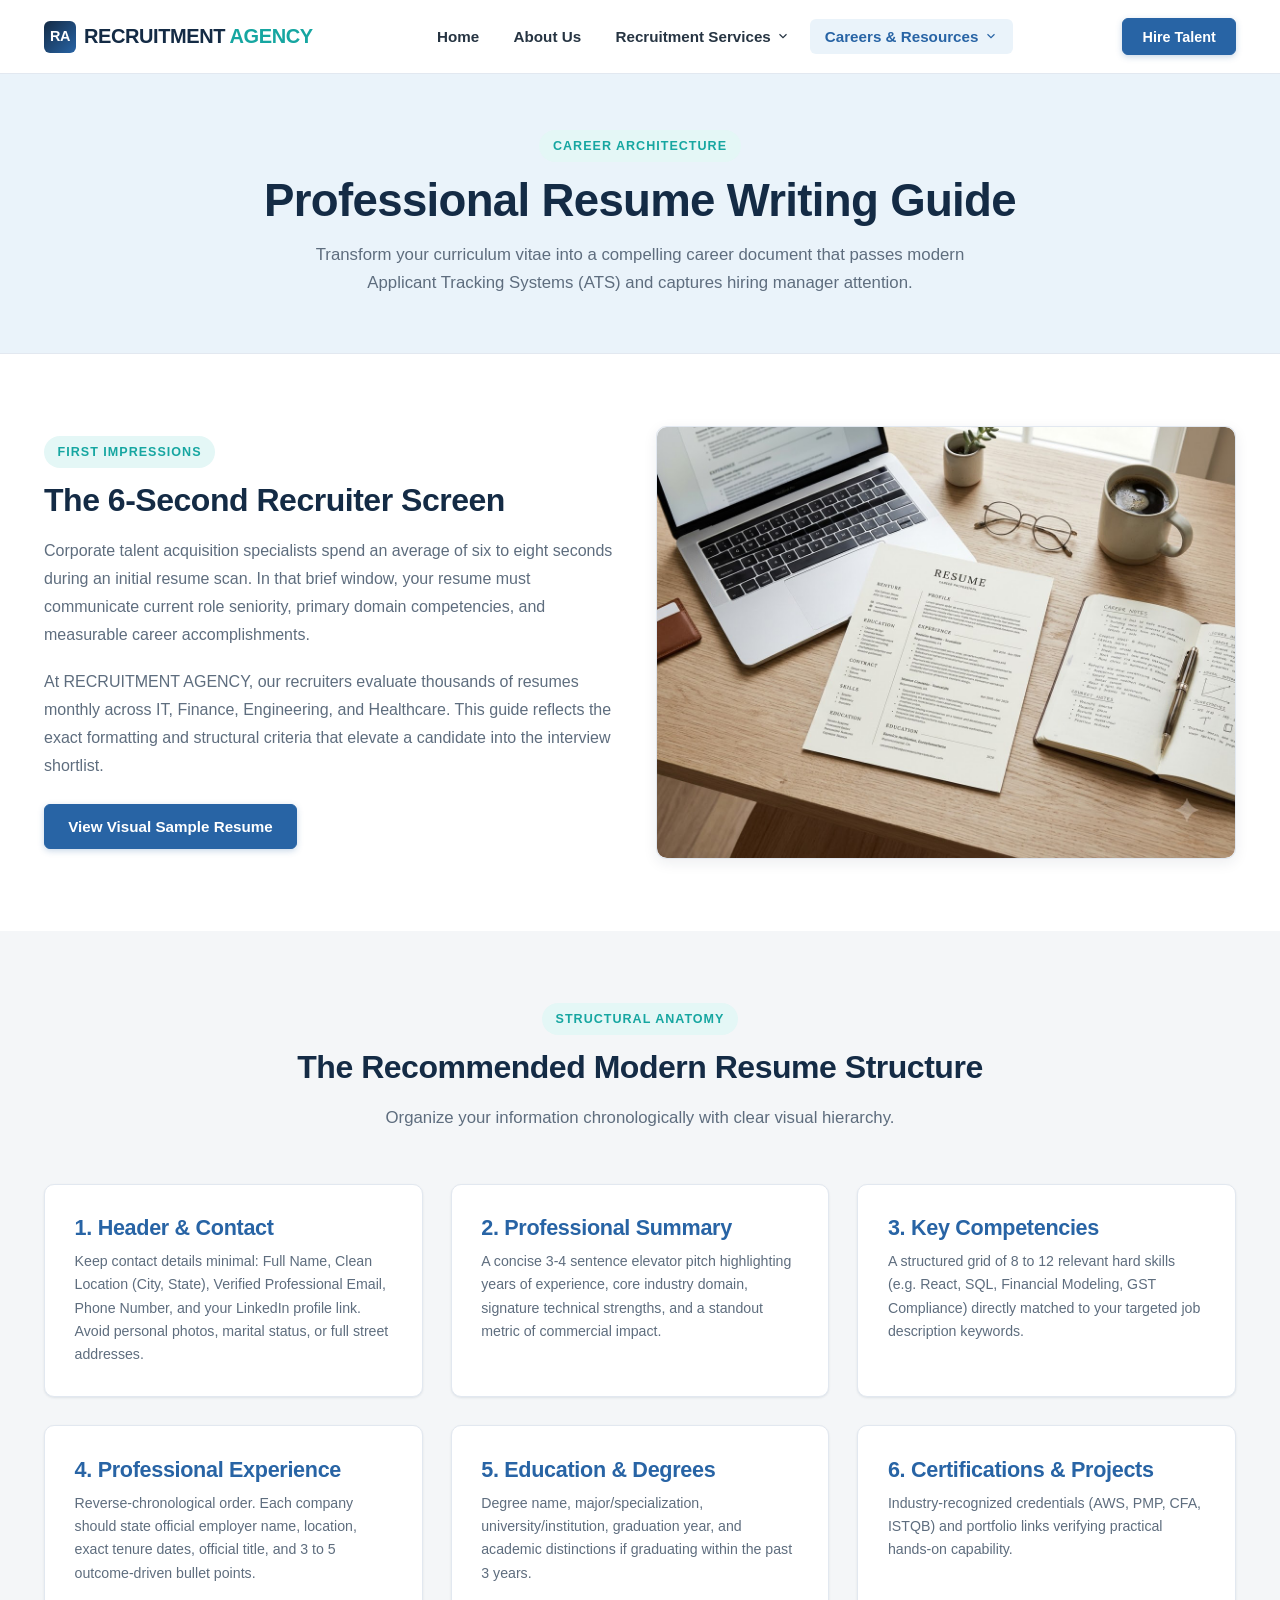
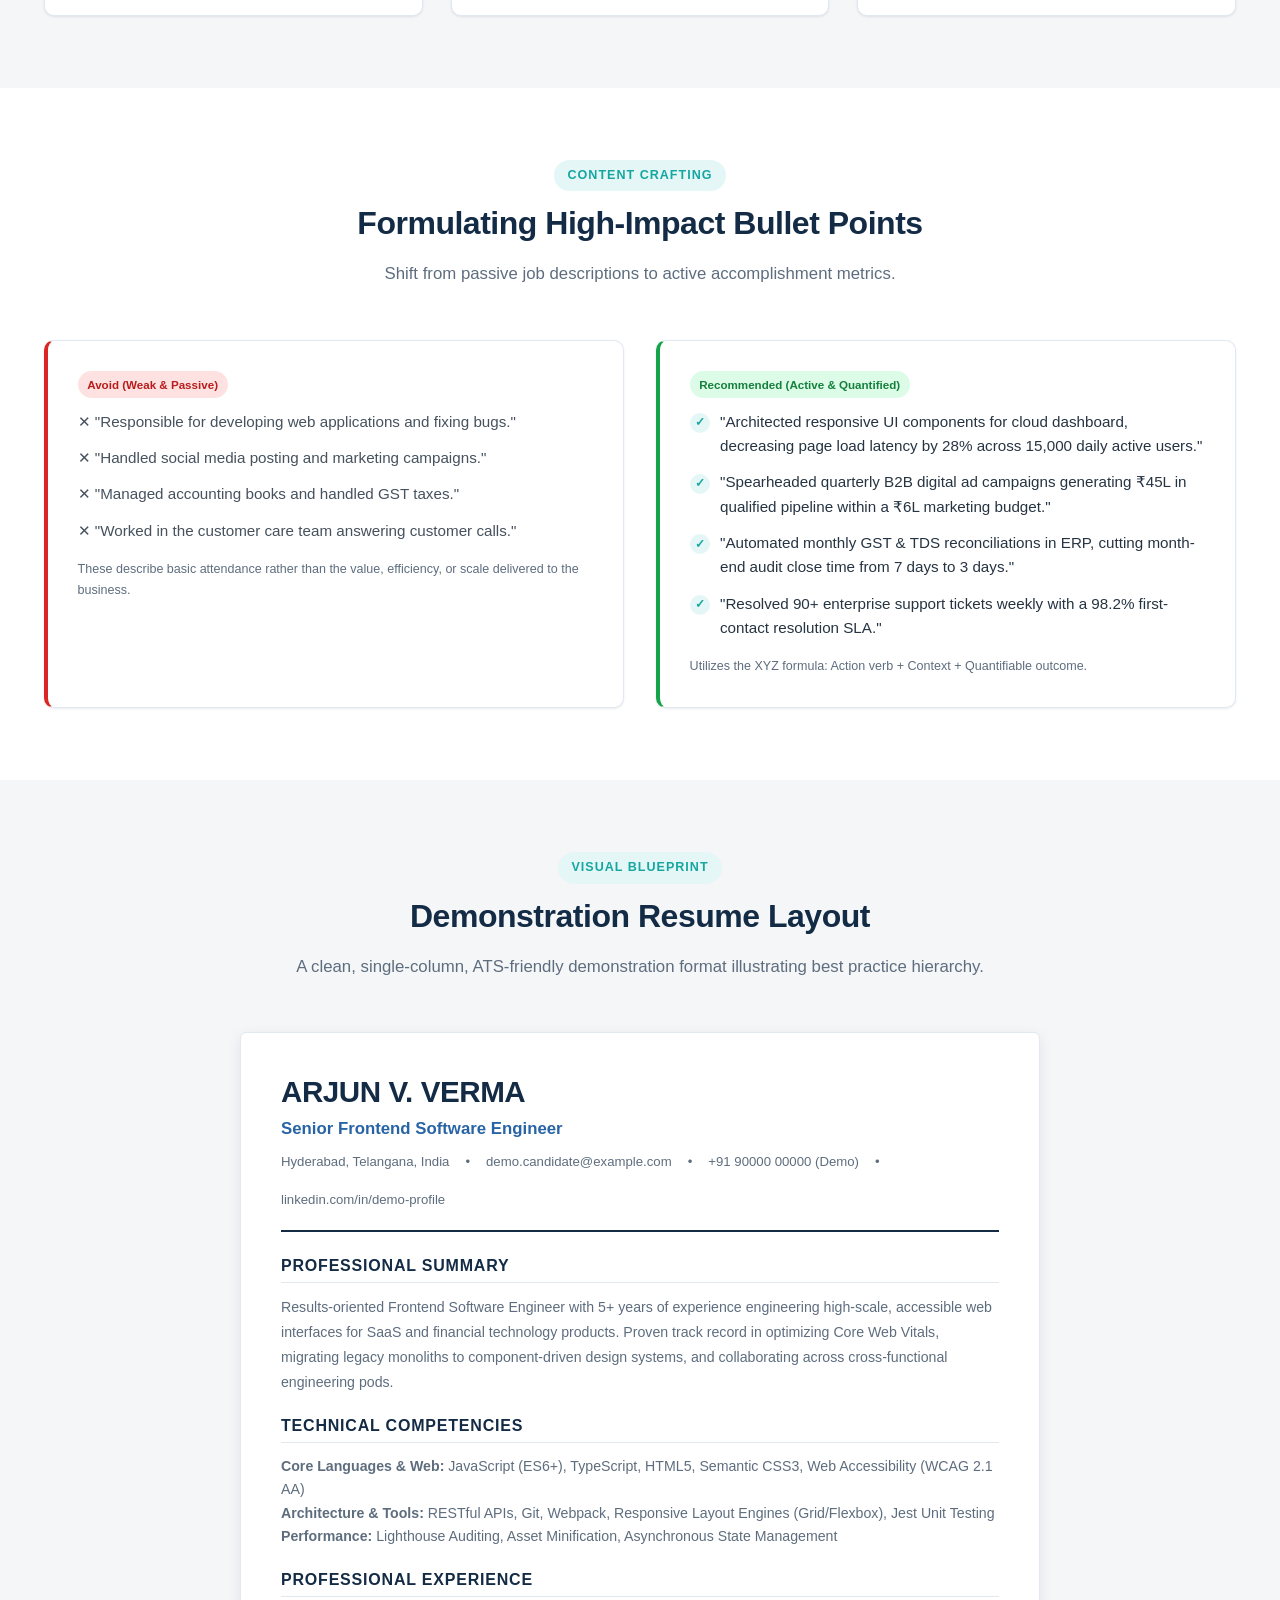
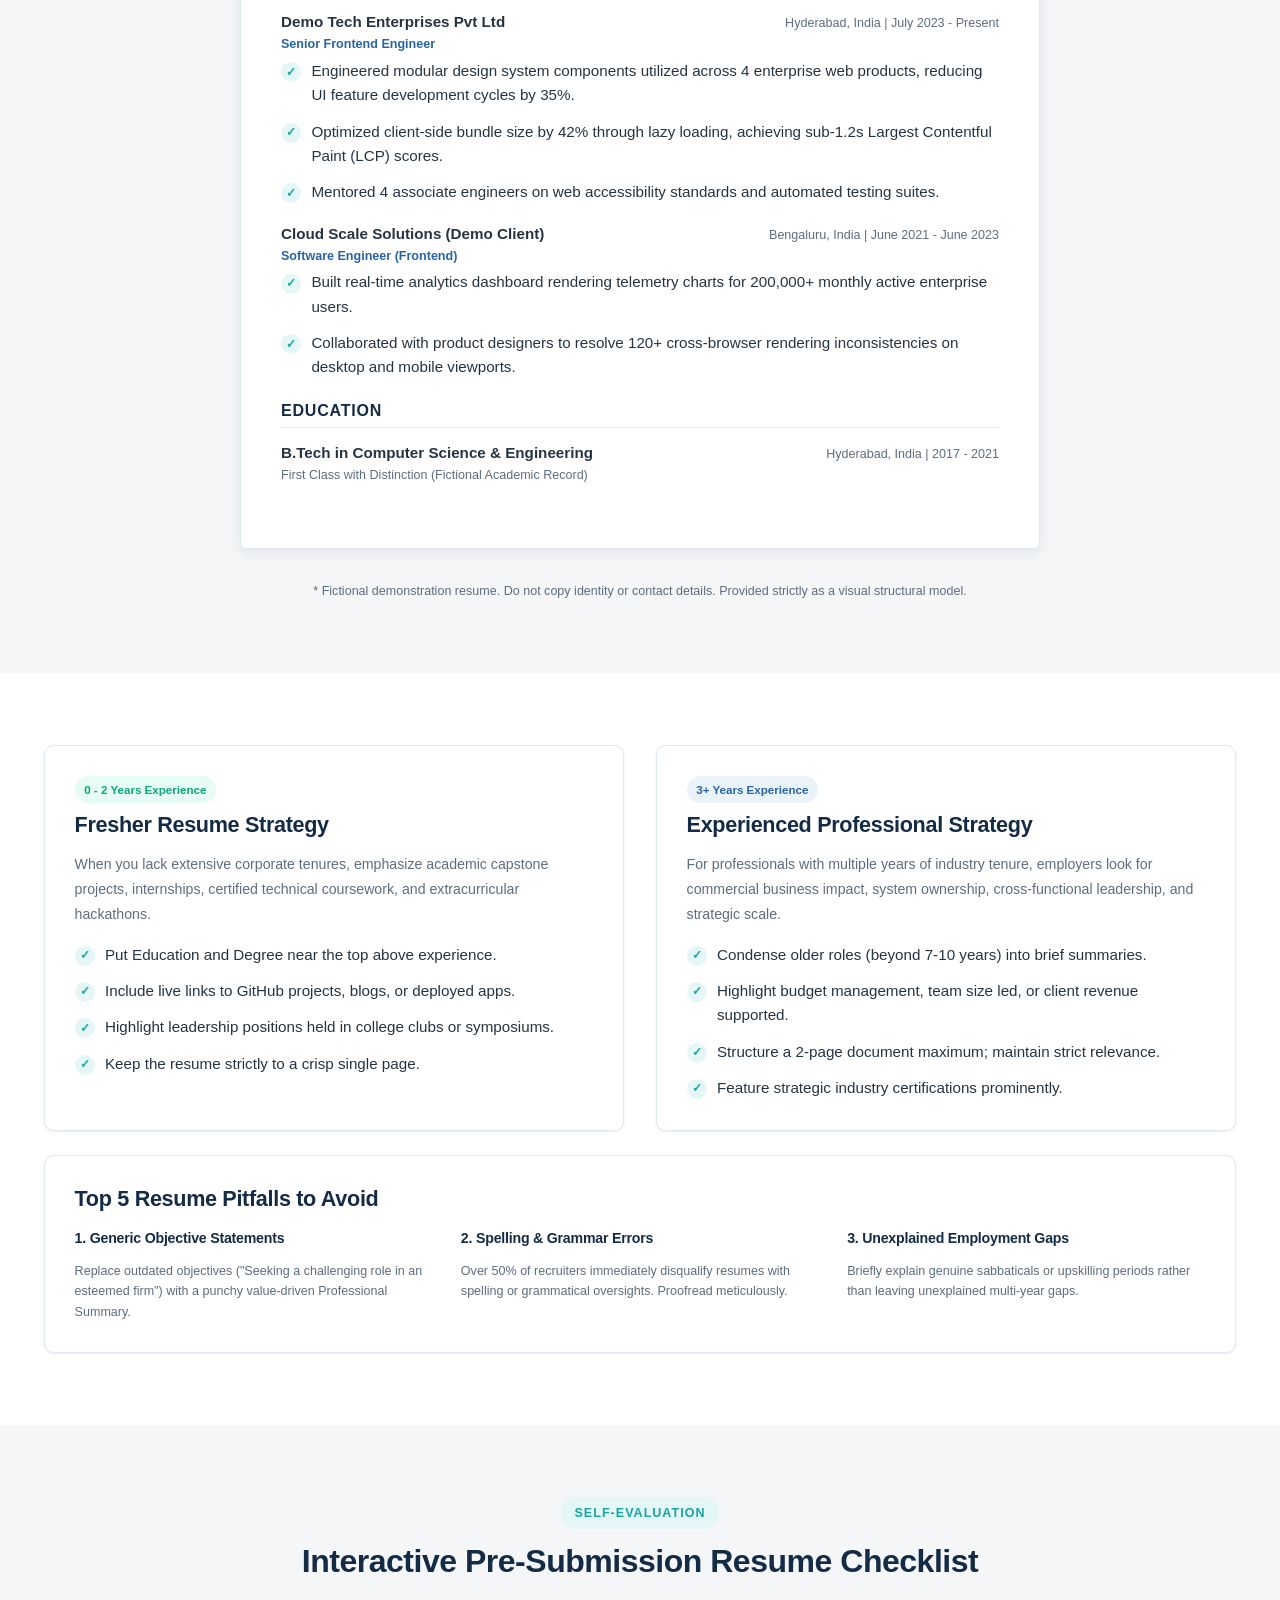
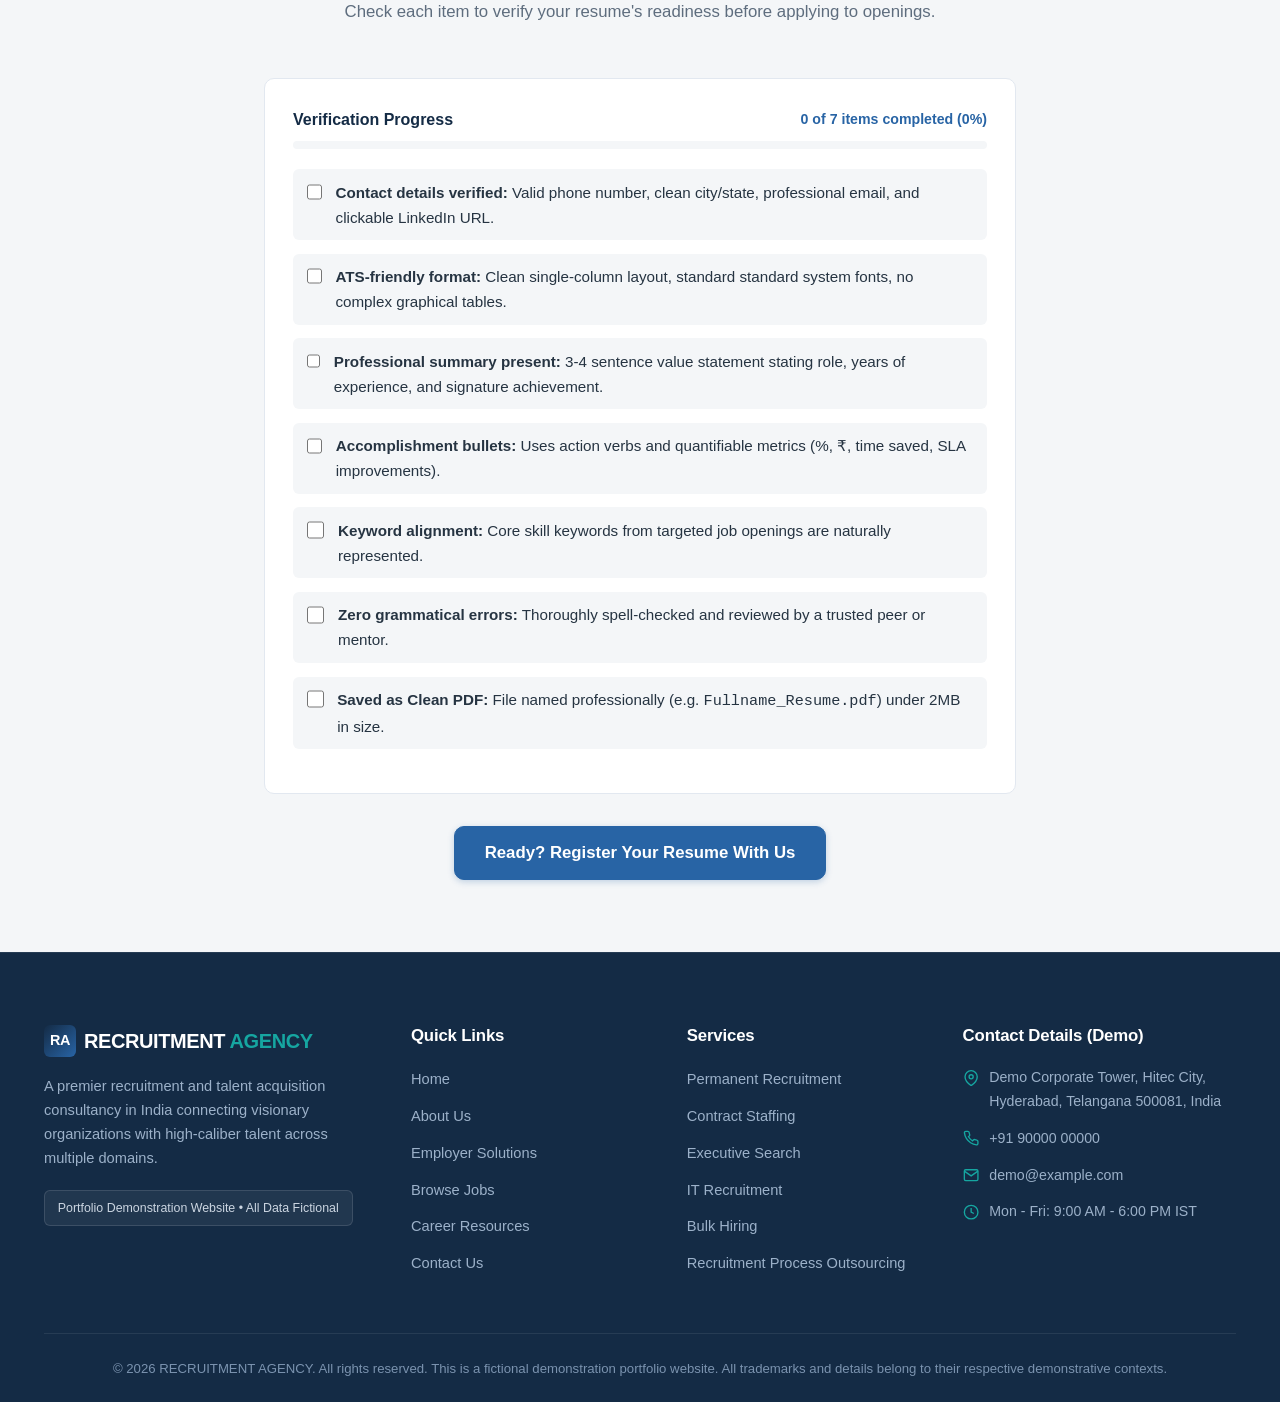
<file: resume-tips.html>
<!DOCTYPE html>
<html lang="en">
<head>
  <meta charset="UTF-8">
  <meta name="viewport" content="width=device-width, initial-scale=1.0">
  <title>Resume Tips & Professional Templates - RECRUITMENT AGENCY</title>
  <meta name="description" content="Master the art of crafting high-impact corporate resumes. ATS-friendly guidelines, professional summary samples, and interactive resume checklist.">
  <link rel="stylesheet" href="css/style.css">
</head>
<body>

  <!-- Site Header -->
  <header class="site-header">
    <div class="container header-inner">
      <a href="index.html" class="brand-logo" aria-label="RECRUITMENT AGENCY Home">
        <span class="brand-logo-mark">RA</span>
        <span class="brand-logo-text">RECRUITMENT <span>AGENCY</span></span>
      </a>

      <!-- Desktop & Mobile Navigation (ONLY 4 MAIN VISIBLE ITEMS) -->
      <div class="nav-backdrop"></div>
      <nav class="nav-container" aria-label="Main Navigation">
        <ul class="main-nav">
          <li class="nav-item">
            <a href="index.html" class="nav-link">Home</a>
          </li>
          <li class="nav-item">
            <a href="about.html" class="nav-link">About Us</a>
          </li>
          <li class="nav-item has-dropdown">
            <button type="button" class="nav-link dropdown-toggle" aria-expanded="false" aria-haspopup="true">
              Recruitment Services
              <svg class="dropdown-icon" viewBox="0 0 24 24" fill="none" stroke="currentColor" stroke-width="2"><polyline points="6 9 12 15 18 9"/></svg>
            </button>
            <ul class="dropdown-menu">
              <li class="dropdown-item"><a href="employers.html" class="dropdown-link">Employer Solutions</a></li>
              <li class="dropdown-item"><a href="services.html#executive-search" class="dropdown-link">Executive Search</a></li>
              <li class="dropdown-item"><a href="services.html#permanent-recruitment" class="dropdown-link">Permanent Recruitment</a></li>
              <li class="dropdown-item"><a href="services.html#contract-staffing" class="dropdown-link">Contract Staffing</a></li>
              <li class="dropdown-item"><a href="services.html#recruitment-process" class="dropdown-link">Recruitment Process</a></li>
              <li class="dropdown-item"><a href="services.html#industries-we-serve" class="dropdown-link">Industries We Serve</a></li>
            </ul>
          </li>
          <li class="nav-item has-dropdown">
            <button type="button" class="nav-link dropdown-toggle active" aria-expanded="false" aria-haspopup="true">
              Careers & Resources
              <svg class="dropdown-icon" viewBox="0 0 24 24" fill="none" stroke="currentColor" stroke-width="2"><polyline points="6 9 12 15 18 9"/></svg>
            </button>
            <ul class="dropdown-menu">
              <li class="dropdown-item"><a href="jobs.html" class="dropdown-link">Browse Jobs</a></li>
              <li class="dropdown-item"><a href="job-details.html" class="dropdown-link">Job Details</a></li>
              <li class="dropdown-item"><a href="resources.html" class="dropdown-link">Career Resources</a></li>
              <li class="dropdown-item"><a href="resume-tips.html" class="dropdown-link active">Resume Tips</a></li>
              <li class="dropdown-item"><a href="interview-preparation.html" class="dropdown-link">Interview Preparation</a></li>
              <li class="dropdown-item"><a href="contact.html#candidate-registration" class="dropdown-link">Candidate Registration</a></li>
            </ul>
          </li>
        </ul>
      </nav>

      <div class="header-actions">
        <a href="employers.html" class="btn btn-primary header-hire-btn">Hire Talent</a>
        <button type="button" class="menu-toggle" aria-label="Toggle navigation menu" aria-expanded="false">
          <span></span>
          <span></span>
          <span></span>
        </button>
      </div>
    </div>
  </header>

  <main id="main-content">

    <!-- Hero Header -->
    <section class="section-padding bg-soft-sky" style="padding-top: 3.5rem; padding-bottom: 3.5rem; border-bottom: 1px solid var(--border-color);">
      <div class="container text-center">
        <span class="section-badge">Career Architecture</span>
        <h1 class="hero-title" style="margin-bottom: 0.85rem;">Professional Resume Writing Guide</h1>
        <p class="section-desc" style="max-width: 720px; margin: 0 auto;">
          Transform your curriculum vitae into a compelling career document that passes modern Applicant Tracking Systems (ATS) and captures hiring manager attention.
        </p>
      </div>
    </section>

    <!-- Overview with Placeholder -->
    <section class="section-padding bg-white">
      <div class="container">
        <div class="grid-2" style="align-items: center;">
          <div>
            <span class="section-badge">First Impressions</span>
            <h2 class="section-title">The 6-Second Recruiter Screen</h2>
            <p class="leading-relaxed text-muted">
              Corporate talent acquisition specialists spend an average of six to eight seconds during an initial resume scan. In that brief window, your resume must communicate current role seniority, primary domain competencies, and measurable career accomplishments.
            </p>
            <p class="leading-relaxed text-muted">
              At RECRUITMENT AGENCY, our recruiters evaluate thousands of resumes monthly across IT, Finance, Engineering, and Healthcare. This guide reflects the exact formatting and structural criteria that elevate a candidate into the interview shortlist.
            </p>
            <div class="mt-4">
              <a href="#sample-resume" class="btn btn-primary">View Visual Sample Resume</a>
            </div>
          </div>

          <!-- Resume Guidance Image -->
          <div>
            <div class="project-img-wrapper">
              <img src="assets/images/resume-guidance-placeholder.jpg" alt="Resume and career planning workspace representing professional documentation" class="project-img" loading="lazy">
            </div>
          </div>
        </div>
      </div>
    </section>

    <!-- 1. RESUME STRUCTURE & SUMMARY -->
    <section class="section-padding bg-light-grey">
      <div class="container">
        <div class="section-header text-center">
          <span class="section-badge">Structural Anatomy</span>
          <h2 class="section-title">The Recommended Modern Resume Structure</h2>
          <p class="section-desc">Organize your information chronologically with clear visual hierarchy.</p>
        </div>

        <div class="grid-3">
          <div class="card">
            <h3 class="text-primary mb-2">1. Header & Contact</h3>
            <p class="text-sm text-muted">Keep contact details minimal: Full Name, Clean Location (City, State), Verified Professional Email, Phone Number, and your LinkedIn profile link. Avoid personal photos, marital status, or full street addresses.</p>
          </div>

          <div class="card">
            <h3 class="text-primary mb-2">2. Professional Summary</h3>
            <p class="text-sm text-muted">A concise 3-4 sentence elevator pitch highlighting years of experience, core industry domain, signature technical strengths, and a standout metric of commercial impact.</p>
          </div>

          <div class="card">
            <h3 class="text-primary mb-2">3. Key Competencies</h3>
            <p class="text-sm text-muted">A structured grid of 8 to 12 relevant hard skills (e.g. React, SQL, Financial Modeling, GST Compliance) directly matched to your targeted job description keywords.</p>
          </div>

          <div class="card">
            <h3 class="text-primary mb-2">4. Professional Experience</h3>
            <p class="text-sm text-muted">Reverse-chronological order. Each company should state official employer name, location, exact tenure dates, official title, and 3 to 5 outcome-driven bullet points.</p>
          </div>

          <div class="card">
            <h3 class="text-primary mb-2">5. Education & Degrees</h3>
            <p class="text-sm text-muted">Degree name, major/specialization, university/institution, graduation year, and academic distinctions if graduating within the past 3 years.</p>
          </div>

          <div class="card">
            <h3 class="text-primary mb-2">6. Certifications & Projects</h3>
            <p class="text-sm text-muted">Industry-recognized credentials (AWS, PMP, CFA, ISTQB) and portfolio links verifying practical hands-on capability.</p>
          </div>
        </div>
      </div>
    </section>

    <!-- 2. WRITING A STRONG PROFESSIONAL SUMMARY & EXPERIENCE PRESENTATION -->
    <section class="section-padding bg-white">
      <div class="container">
        <div class="section-header text-center">
          <span class="section-badge">Content Crafting</span>
          <h2 class="section-title">Formulating High-Impact Bullet Points</h2>
          <p class="section-desc">Shift from passive job descriptions to active accomplishment metrics.</p>
        </div>

        <div class="grid-2">
          <!-- Weak vs Strong Comparison -->
          <div class="card" style="border-left: 4px solid var(--danger);">
            <div style="display: flex; align-items: center; gap: 0.5rem; margin-bottom: 0.75rem;">
              <span class="badge" style="background: #fee2e2; color: #b91c1c;">Avoid (Weak & Passive)</span>
            </div>
            <ul class="styled-checklist" style="opacity: 0.85;">
              <li>✕ "Responsible for developing web applications and fixing bugs."</li>
              <li>✕ "Handled social media posting and marketing campaigns."</li>
              <li>✕ "Managed accounting books and handled GST taxes."</li>
              <li>✕ "Worked in the customer care team answering customer calls."</li>
            </ul>
            <p class="text-xs text-muted mt-3">These describe basic attendance rather than the value, efficiency, or scale delivered to the business.</p>
          </div>

          <!-- Strong Example -->
          <div class="card" style="border-left: 4px solid var(--success);">
            <div style="display: flex; align-items: center; gap: 0.5rem; margin-bottom: 0.75rem;">
              <span class="badge" style="background: #dcfce7; color: #15803d;">Recommended (Active & Quantified)</span>
            </div>
            <ul class="styled-checklist">
              <li><span class="check-bullet">✓</span> "Architected responsive UI components for cloud dashboard, decreasing page load latency by 28% across 15,000 daily active users."</li>
              <li><span class="check-bullet">✓</span> "Spearheaded quarterly B2B digital ad campaigns generating ₹45L in qualified pipeline within a ₹6L marketing budget."</li>
              <li><span class="check-bullet">✓</span> "Automated monthly GST & TDS reconciliations in ERP, cutting month-end audit close time from 7 days to 3 days."</li>
              <li><span class="check-bullet">✓</span> "Resolved 90+ enterprise support tickets weekly with a 98.2% first-contact resolution SLA."</li>
            </ul>
            <p class="text-xs text-muted mt-3">Utilizes the XYZ formula: Action verb + Context + Quantifiable outcome.</p>
          </div>
        </div>
      </div>
    </section>

    <!-- 3. VISUAL SAMPLE FICTIONAL RESUME LAYOUT DEMONSTRATION -->
    <section class="section-padding bg-light-grey" id="sample-resume">
      <div class="container">
        <div class="section-header text-center">
          <span class="section-badge">Visual Blueprint</span>
          <h2 class="section-title">Demonstration Resume Layout</h2>
          <p class="section-desc">A clean, single-column, ATS-friendly demonstration format illustrating best practice hierarchy.</p>
        </div>

        <!-- Sample Resume Container (All fictional demonstration details) -->
        <div class="sample-resume-sheet">
          <header class="resume-header-demo">
            <h1 class="resume-name-demo">ARJUN V. VERMA</h1>
            <p class="resume-role-demo">Senior Frontend Software Engineer</p>
            <div class="resume-contacts-demo">
              <span>Hyderabad, Telangana, India</span> • 
              <span>demo.candidate@example.com</span> • 
              <span>+91 90000 00000 (Demo)</span> • 
              <span>linkedin.com/in/demo-profile</span>
            </div>
          </header>

          <!-- Summary -->
          <section class="resume-section-demo">
            <h2 class="resume-section-title-demo">Professional Summary</h2>
            <p class="text-sm leading-relaxed text-muted">
              Results-oriented Frontend Software Engineer with 5+ years of experience engineering high-scale, accessible web interfaces for SaaS and financial technology products. Proven track record in optimizing Core Web Vitals, migrating legacy monoliths to component-driven design systems, and collaborating across cross-functional engineering pods.
            </p>
          </section>

          <!-- Skills -->
          <section class="resume-section-demo">
            <h2 class="resume-section-title-demo">Technical Competencies</h2>
            <p class="text-sm text-muted">
              <strong>Core Languages & Web:</strong> JavaScript (ES6+), TypeScript, HTML5, Semantic CSS3, Web Accessibility (WCAG 2.1 AA)<br>
              <strong>Architecture & Tools:</strong> RESTful APIs, Git, Webpack, Responsive Layout Engines (Grid/Flexbox), Jest Unit Testing<br>
              <strong>Performance:</strong> Lighthouse Auditing, Asset Minification, Asynchronous State Management
            </p>
          </section>

          <!-- Experience -->
          <section class="resume-section-demo">
            <h2 class="resume-section-title-demo">Professional Experience</h2>
            
            <div class="mb-3">
              <div style="display: flex; justify-content: space-between; align-items: baseline; font-size: 0.95rem;">
                <strong>Demo Tech Enterprises Pvt Ltd</strong>
                <span class="text-muted text-xs">Hyderabad, India | July 2023 - Present</span>
              </div>
              <div class="text-primary text-xs font-semibold mb-1">Senior Frontend Engineer</div>
              <ul class="styled-checklist text-xs">
                <li><span class="check-bullet">✓</span> Engineered modular design system components utilized across 4 enterprise web products, reducing UI feature development cycles by 35%.</li>
                <li><span class="check-bullet">✓</span> Optimized client-side bundle size by 42% through lazy loading, achieving sub-1.2s Largest Contentful Paint (LCP) scores.</li>
                <li><span class="check-bullet">✓</span> Mentored 4 associate engineers on web accessibility standards and automated testing suites.</li>
              </ul>
            </div>

            <div>
              <div style="display: flex; justify-content: space-between; align-items: baseline; font-size: 0.95rem;">
                <strong>Cloud Scale Solutions (Demo Client)</strong>
                <span class="text-muted text-xs">Bengaluru, India | June 2021 - June 2023</span>
              </div>
              <div class="text-primary text-xs font-semibold mb-1">Software Engineer (Frontend)</div>
              <ul class="styled-checklist text-xs">
                <li><span class="check-bullet">✓</span> Built real-time analytics dashboard rendering telemetry charts for 200,000+ monthly active enterprise users.</li>
                <li><span class="check-bullet">✓</span> Collaborated with product designers to resolve 120+ cross-browser rendering inconsistencies on desktop and mobile viewports.</li>
              </ul>
            </div>
          </section>

          <!-- Education -->
          <section class="resume-section-demo">
            <h2 class="resume-section-title-demo">Education</h2>
            <div style="display: flex; justify-content: space-between; align-items: baseline; font-size: 0.95rem;">
              <strong>B.Tech in Computer Science & Engineering</strong>
              <span class="text-muted text-xs">Hyderabad, India | 2017 - 2021</span>
            </div>
            <p class="text-xs text-muted">First Class with Distinction (Fictional Academic Record)</p>
          </section>
        </div>

        <p class="text-center text-xs text-muted mt-3">
          * Fictional demonstration resume. Do not copy identity or contact details. Provided strictly as a visual structural model.
        </p>
      </div>
    </section>

    <!-- 4. FRESHER VS EXPERIENCED TIPS & COMMON MISTAKES -->
    <section class="section-padding bg-white">
      <div class="container">
        <div class="grid-2">
          <!-- Fresher Tips -->
          <div class="card">
            <span class="badge badge-type mb-2">0 - 2 Years Experience</span>
            <h3>Fresher Resume Strategy</h3>
            <p class="text-muted text-sm leading-relaxed mb-3">
              When you lack extensive corporate tenures, emphasize academic capstone projects, internships, certified technical coursework, and extracurricular hackathons.
            </p>
            <ul class="styled-checklist text-sm">
              <li><span class="check-bullet">✓</span> Put Education and Degree near the top above experience.</li>
              <li><span class="check-bullet">✓</span> Include live links to GitHub projects, blogs, or deployed apps.</li>
              <li><span class="check-bullet">✓</span> Highlight leadership positions held in college clubs or symposiums.</li>
              <li><span class="check-bullet">✓</span> Keep the resume strictly to a crisp single page.</li>
            </ul>
          </div>

          <!-- Experienced Tips -->
          <div class="card">
            <span class="badge badge-industry mb-2">3+ Years Experience</span>
            <h3>Experienced Professional Strategy</h3>
            <p class="text-muted text-sm leading-relaxed mb-3">
              For professionals with multiple years of industry tenure, employers look for commercial business impact, system ownership, cross-functional leadership, and strategic scale.
            </p>
            <ul class="styled-checklist text-sm">
              <li><span class="check-bullet">✓</span> Condense older roles (beyond 7-10 years) into brief summaries.</li>
              <li><span class="check-bullet">✓</span> Highlight budget management, team size led, or client revenue supported.</li>
              <li><span class="check-bullet">✓</span> Structure a 2-page document maximum; maintain strict relevance.</li>
              <li><span class="check-bullet">✓</span> Feature strategic industry certifications prominently.</li>
            </ul>
          </div>
        </div>

        <!-- Common Mistakes Section -->
        <div class="card mt-4 bg-light-grey">
          <h3 class="mb-3">Top 5 Resume Pitfalls to Avoid</h3>
          <div class="grid-3">
            <div>
              <h4 class="text-sm font-bold text-navy">1. Generic Objective Statements</h4>
              <p class="text-xs text-muted">Replace outdated objectives ("Seeking a challenging role in an esteemed firm") with a punchy value-driven Professional Summary.</p>
            </div>
            <div>
              <h4 class="text-sm font-bold text-navy">2. Spelling & Grammar Errors</h4>
              <p class="text-xs text-muted">Over 50% of recruiters immediately disqualify resumes with spelling or grammatical oversights. Proofread meticulously.</p>
            </div>
            <div>
              <h4 class="text-sm font-bold text-navy">3. Unexplained Employment Gaps</h4>
              <p class="text-xs text-muted">Briefly explain genuine sabbaticals or upskilling periods rather than leaving unexplained multi-year gaps.</p>
            </div>
          </div>
        </div>
      </div>
    </section>

    <!-- 5. INTERACTIVE RESUME CHECKLIST -->
    <section class="section-padding bg-light-grey">
      <div class="container" style="max-width: 800px;">
        <div class="section-header text-center mb-4">
          <span class="section-badge">Self-Evaluation</span>
          <h2 class="section-title">Interactive Pre-Submission Resume Checklist</h2>
          <p class="section-desc">Check each item to verify your resume's readiness before applying to openings.</p>
        </div>

        <div class="interactive-checklist">
          <div style="display: flex; justify-content: space-between; align-items: center;">
            <strong class="text-navy">Verification Progress</strong>
            <span class="checklist-progress-text text-sm font-semibold text-primary">0 of 7 items completed (0%)</span>
          </div>
          <div class="checklist-progress-bar">
            <div class="checklist-progress-fill"></div>
          </div>

          <ul class="checklist-items">
            <li class="checklist-item">
              <input type="checkbox" id="chk-1">
              <label for="chk-1"><strong>Contact details verified:</strong> Valid phone number, clean city/state, professional email, and clickable LinkedIn URL.</label>
            </li>
            <li class="checklist-item">
              <input type="checkbox" id="chk-2">
              <label for="chk-2"><strong>ATS-friendly format:</strong> Clean single-column layout, standard standard system fonts, no complex graphical tables.</label>
            </li>
            <li class="checklist-item">
              <input type="checkbox" id="chk-3">
              <label for="chk-3"><strong>Professional summary present:</strong> 3-4 sentence value statement stating role, years of experience, and signature achievement.</label>
            </li>
            <li class="checklist-item">
              <input type="checkbox" id="chk-4">
              <label for="chk-4"><strong>Accomplishment bullets:</strong> Uses action verbs and quantifiable metrics (%, ₹, time saved, SLA improvements).</label>
            </li>
            <li class="checklist-item">
              <input type="checkbox" id="chk-5">
              <label for="chk-5"><strong>Keyword alignment:</strong> Core skill keywords from targeted job openings are naturally represented.</label>
            </li>
            <li class="checklist-item">
              <input type="checkbox" id="chk-6">
              <label for="chk-6"><strong>Zero grammatical errors:</strong> Thoroughly spell-checked and reviewed by a trusted peer or mentor.</label>
            </li>
            <li class="checklist-item">
              <input type="checkbox" id="chk-7">
              <label for="chk-7"><strong>Saved as Clean PDF:</strong> File named professionally (e.g. <code>Fullname_Resume.pdf</code>) under 2MB in size.</label>
            </li>
          </ul>
        </div>

        <div class="text-center mt-5">
          <a href="contact.html#candidate-registration" class="btn btn-primary btn-lg">Ready? Register Your Resume With Us</a>
        </div>
      </div>
    </section>

  </main>

  <!-- Site Footer -->
  <footer class="site-footer">
    <div class="container">
      <div class="footer-grid">
        <div class="footer-brand">
          <a href="index.html" class="brand-logo">
            <span class="brand-logo-mark">RA</span>
            <span class="brand-logo-text">RECRUITMENT <span>AGENCY</span></span>
          </a>
          <p class="footer-desc">
            A premier recruitment and talent acquisition consultancy in India connecting visionary organizations with high-caliber talent across multiple domains.
          </p>
          <div class="footer-disclaimer-badge">
            Portfolio Demonstration Website • All Data Fictional
          </div>
        </div>

        <div>
          <h4 class="footer-heading">Quick Links</h4>
          <ul class="footer-links">
            <li><a href="index.html">Home</a></li>
            <li><a href="about.html">About Us</a></li>
            <li><a href="employers.html">Employer Solutions</a></li>
            <li><a href="jobs.html">Browse Jobs</a></li>
            <li><a href="resources.html">Career Resources</a></li>
            <li><a href="contact.html">Contact Us</a></li>
          </ul>
        </div>

        <div>
          <h4 class="footer-heading">Services</h4>
          <ul class="footer-links">
            <li><a href="services.html#permanent-recruitment">Permanent Recruitment</a></li>
            <li><a href="services.html#contract-staffing">Contract Staffing</a></li>
            <li><a href="services.html#executive-search">Executive Search</a></li>
            <li><a href="services.html#it-recruitment">IT Recruitment</a></li>
            <li><a href="services.html#bulk-hiring">Bulk Hiring</a></li>
            <li><a href="services.html#rpo">Recruitment Process Outsourcing</a></li>
          </ul>
        </div>

        <div>
          <h4 class="footer-heading">Contact Details (Demo)</h4>
          <ul class="footer-contact-info">
            <li class="footer-contact-item">
              <svg class="icon-inline" viewBox="0 0 24 24" fill="none" stroke="currentColor"><path d="M21 10c0 7-9 13-9 13s-9-6-9-13a9 9 0 0118 0z"/><circle cx="12" cy="10" r="3"/></svg>
              <span>Demo Corporate Tower, Hitec City, Hyderabad, Telangana 500081, India</span>
            </li>
            <li class="footer-contact-item">
              <svg class="icon-inline" viewBox="0 0 24 24" fill="none" stroke="currentColor"><path d="M22 16.92v3a2 2 0 0 1-2.18 2 19.79 19.79 0 0 1-8.63-3.07 19.5 19.5 0 0 1-6-6 19.79 19.79 0 0 1-3.07-8.67A2 2 0 0 1 4.11 2h3a2 2 0 0 1 2 1.72 12.84 12.84 0 0 0 .7 2.81 2 2 0 0 1-.45 2.11L8.09 9.91a16 16 0 0 0 6 6l1.27-1.27a2 2 0 0 1 2.11-.45 12.84 12.84 0 0 0 2.81.7A2 2 0 0 1 22 16.92z"/></svg>
              <span>+91 90000 00000</span>
            </li>
            <li class="footer-contact-item">
              <svg class="icon-inline" viewBox="0 0 24 24" fill="none" stroke="currentColor"><path d="M4 4h16c1.1 0 2 .9 2 2v12c0 1.1-.9 2-2 2H4c-1.1 0-2-.9-2-2V6c0-1.1.9-2 2-2z"/><polyline points="22,6 12,13 2,6"/></svg>
              <span>demo@example.com</span>
            </li>
            <li class="footer-contact-item">
              <svg class="icon-inline" viewBox="0 0 24 24" fill="none" stroke="currentColor"><circle cx="12" cy="12" r="10"/><polyline points="12 6 12 12 16 14"/></svg>
              <span>Mon - Fri: 9:00 AM - 6:00 PM IST</span>
            </li>
          </ul>
        </div>
      </div>

      <div class="footer-bottom">
        <p>&copy; 2026 RECRUITMENT AGENCY. All rights reserved. This is a fictional demonstration portfolio website. All trademarks and details belong to their respective demonstrative contexts.</p>
      </div>
    </div>
  </footer>

  <button type="button" id="back-to-top" class="back-to-top" aria-label="Back to top">
    <svg viewBox="0 0 24 24" width="20" height="20" fill="none" stroke="currentColor" stroke-width="2.5"><polyline points="18 15 12 9 6 15"/></svg>
  </button>

  <script src="js/main.js"></script>
</body>
</html>
</file>
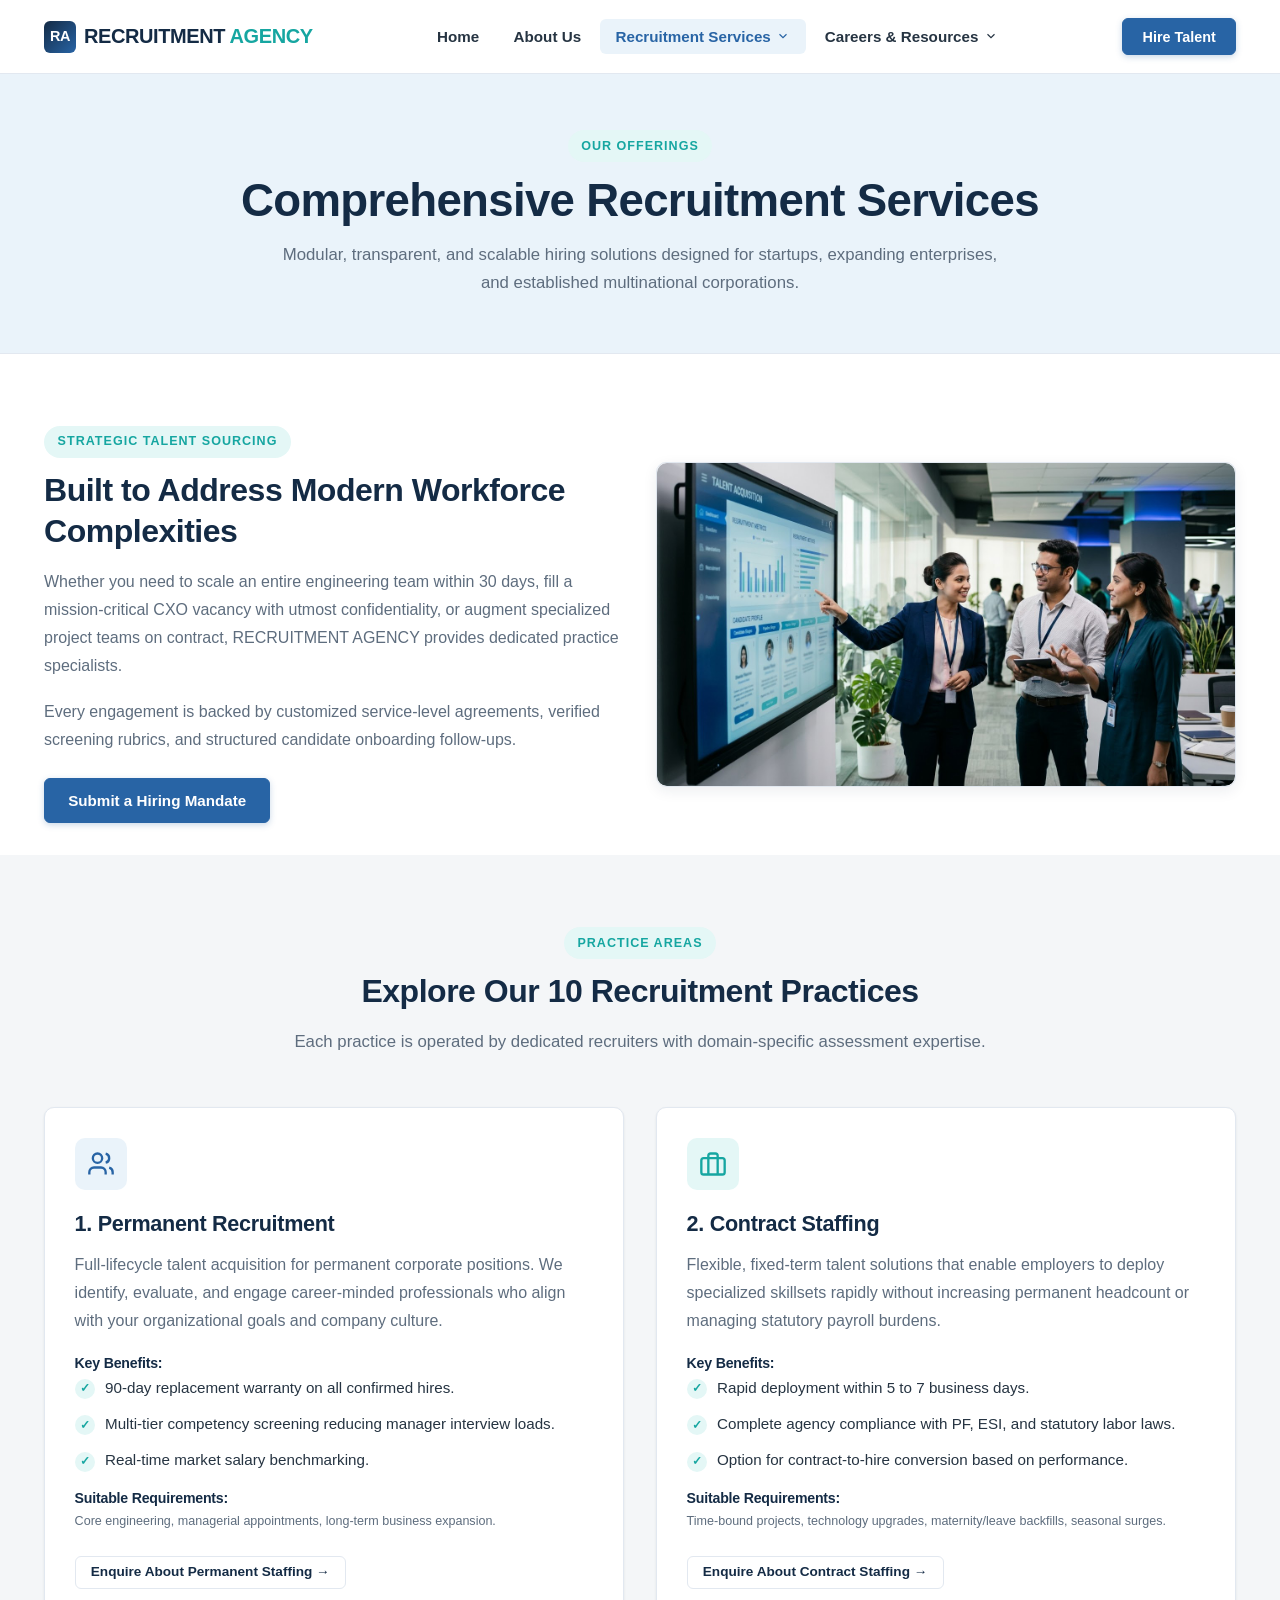
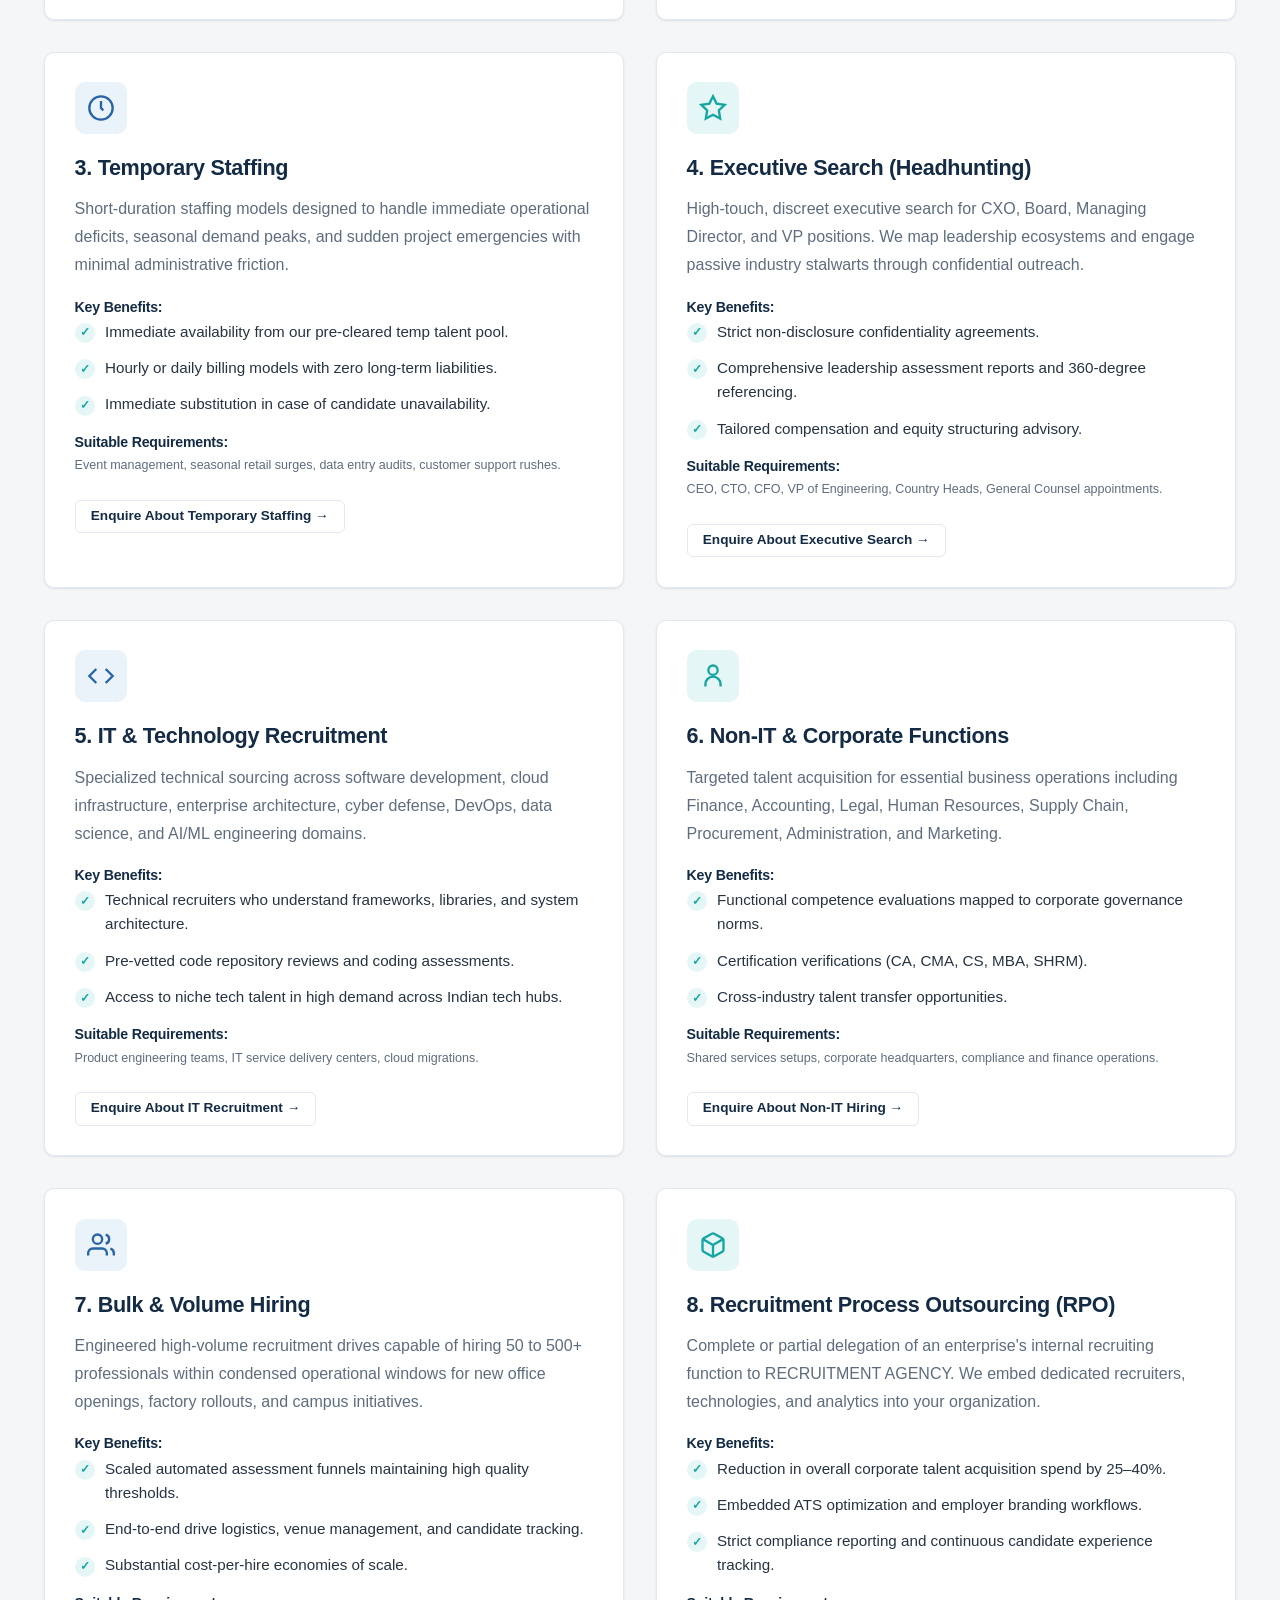
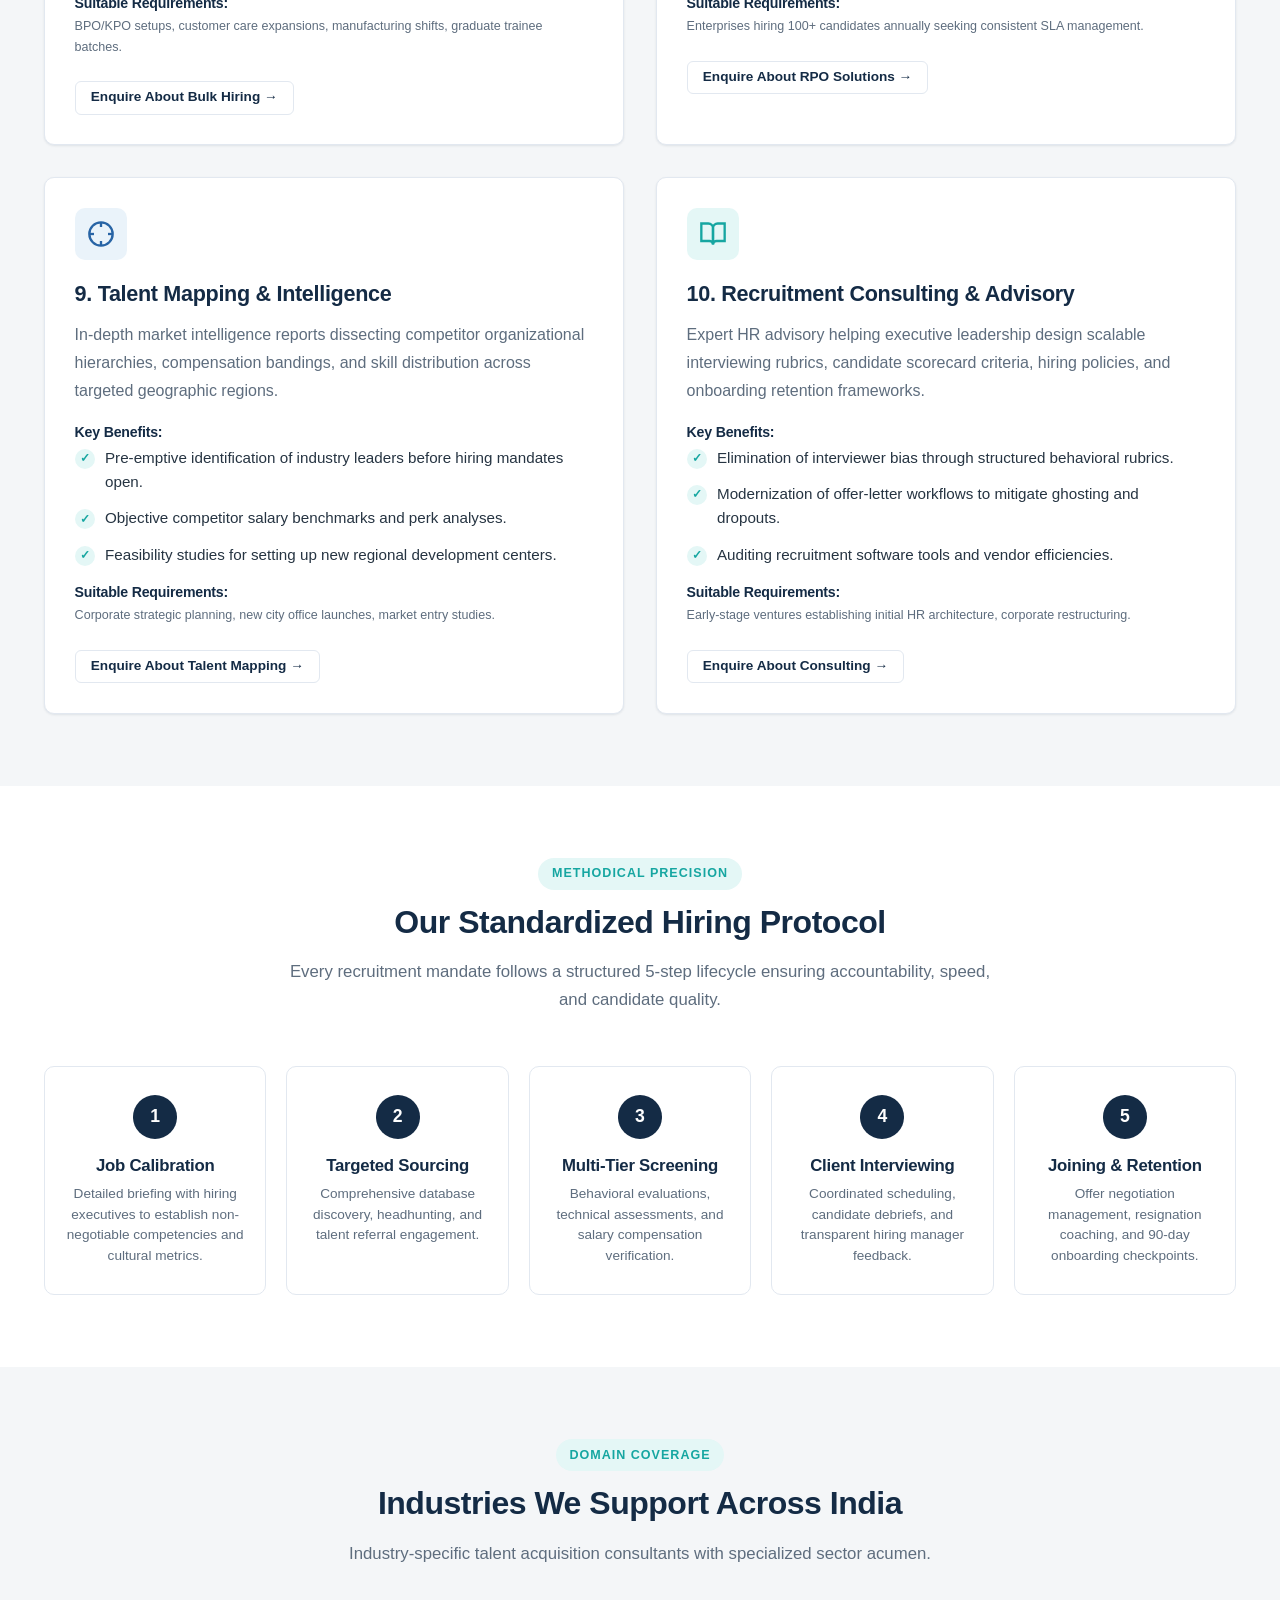
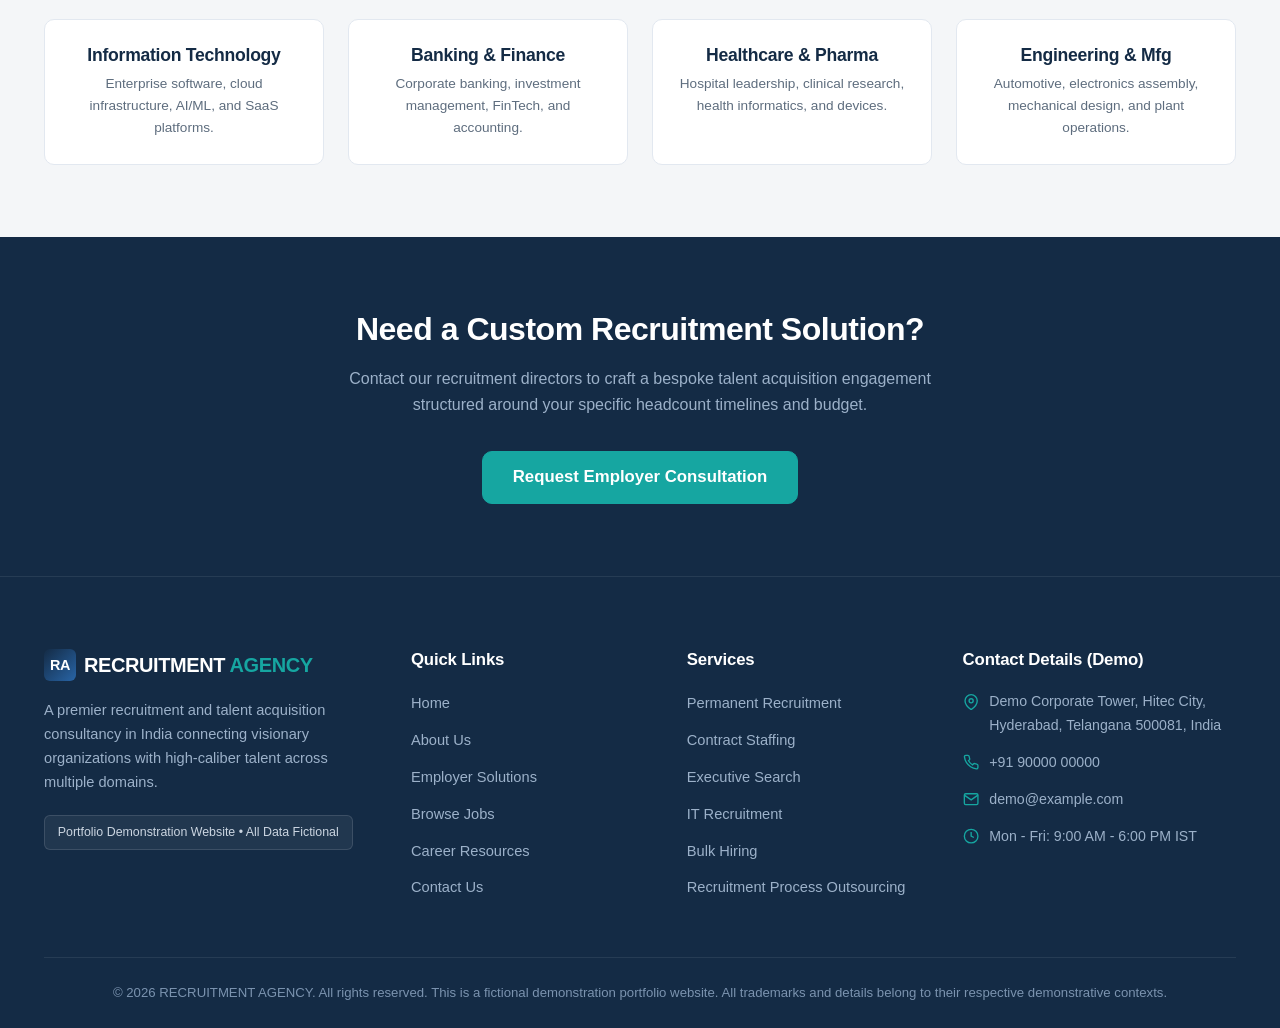
<file: services.html>
<!DOCTYPE html>
<html lang="en">
<head>
  <meta charset="UTF-8">
  <meta name="viewport" content="width=device-width, initial-scale=1.0">
  <title>Recruitment Services - RECRUITMENT AGENCY</title>
  <meta name="description" content="Explore specialized recruitment services by RECRUITMENT AGENCY: Permanent Recruitment, Contract Staffing, Executive Search, IT/Non-IT Hiring, Bulk Hiring, and RPO solutions.">
  <link rel="stylesheet" href="css/style.css">
</head>
<body>

  <!-- Site Header -->
  <header class="site-header">
    <div class="container header-inner">
      <a href="index.html" class="brand-logo" aria-label="RECRUITMENT AGENCY Home">
        <span class="brand-logo-mark">RA</span>
        <span class="brand-logo-text">RECRUITMENT <span>AGENCY</span></span>
      </a>

      <!-- Desktop & Mobile Navigation (ONLY 4 MAIN VISIBLE ITEMS) -->
      <div class="nav-backdrop"></div>
      <nav class="nav-container" aria-label="Main Navigation">
        <ul class="main-nav">
          <li class="nav-item">
            <a href="index.html" class="nav-link">Home</a>
          </li>
          <li class="nav-item">
            <a href="about.html" class="nav-link">About Us</a>
          </li>
          <li class="nav-item has-dropdown">
            <button type="button" class="nav-link dropdown-toggle active" aria-expanded="false" aria-haspopup="true">
              Recruitment Services
              <svg class="dropdown-icon" viewBox="0 0 24 24" fill="none" stroke="currentColor" stroke-width="2"><polyline points="6 9 12 15 18 9"/></svg>
            </button>
            <ul class="dropdown-menu">
              <li class="dropdown-item"><a href="employers.html" class="dropdown-link">Employer Solutions</a></li>
              <li class="dropdown-item"><a href="services.html#executive-search" class="dropdown-link">Executive Search</a></li>
              <li class="dropdown-item"><a href="services.html#permanent-recruitment" class="dropdown-link">Permanent Recruitment</a></li>
              <li class="dropdown-item"><a href="services.html#contract-staffing" class="dropdown-link">Contract Staffing</a></li>
              <li class="dropdown-item"><a href="services.html#recruitment-process" class="dropdown-link">Recruitment Process</a></li>
              <li class="dropdown-item"><a href="services.html#industries-we-serve" class="dropdown-link">Industries We Serve</a></li>
            </ul>
          </li>
          <li class="nav-item has-dropdown">
            <button type="button" class="nav-link dropdown-toggle" aria-expanded="false" aria-haspopup="true">
              Careers & Resources
              <svg class="dropdown-icon" viewBox="0 0 24 24" fill="none" stroke="currentColor" stroke-width="2"><polyline points="6 9 12 15 18 9"/></svg>
            </button>
            <ul class="dropdown-menu">
              <li class="dropdown-item"><a href="jobs.html" class="dropdown-link">Browse Jobs</a></li>
              <li class="dropdown-item"><a href="job-details.html" class="dropdown-link">Job Details</a></li>
              <li class="dropdown-item"><a href="resources.html" class="dropdown-link">Career Resources</a></li>
              <li class="dropdown-item"><a href="resume-tips.html" class="dropdown-link">Resume Tips</a></li>
              <li class="dropdown-item"><a href="interview-preparation.html" class="dropdown-link">Interview Preparation</a></li>
              <li class="dropdown-item"><a href="contact.html#candidate-registration" class="dropdown-link">Candidate Registration</a></li>
            </ul>
          </li>
        </ul>
      </nav>

      <div class="header-actions">
        <a href="employers.html" class="btn btn-primary header-hire-btn">Hire Talent</a>
        <button type="button" class="menu-toggle" aria-label="Toggle navigation menu" aria-expanded="false">
          <span></span>
          <span></span>
          <span></span>
        </button>
      </div>
    </div>
  </header>

  <main id="main-content">

    <!-- Hero Banner -->
    <section class="section-padding bg-soft-sky" style="padding-top: 3.5rem; padding-bottom: 3.5rem; border-bottom: 1px solid var(--border-color);">
      <div class="container text-center">
        <span class="section-badge">Our Offerings</span>
        <h1 class="hero-title" style="margin-bottom: 0.85rem;">Comprehensive Recruitment Services</h1>
        <p class="section-desc" style="max-width: 720px; margin: 0 auto;">
          Modular, transparent, and scalable hiring solutions designed for startups, expanding enterprises, and established multinational corporations.
        </p>
      </div>
    </section>

    <!-- Introductory Overview with Placeholder -->
    <section class="section-padding bg-white" style="padding-bottom: 2rem;">
      <div class="container">
        <div class="grid-2" style="align-items: center;">
          <div>
            <span class="section-badge">Strategic Talent Sourcing</span>
            <h2 class="section-title">Built to Address Modern Workforce Complexities</h2>
            <p class="leading-relaxed text-muted">
              Whether you need to scale an entire engineering team within 30 days, fill a mission-critical CXO vacancy with utmost confidentiality, or augment specialized project teams on contract, RECRUITMENT AGENCY provides dedicated practice specialists.
            </p>
            <p class="leading-relaxed text-muted">
              Every engagement is backed by customized service-level agreements, verified screening rubrics, and structured candidate onboarding follow-ups.
            </p>
            <div class="mt-4">
              <a href="employers.html#enquiry" class="btn btn-primary">Submit a Hiring Mandate</a>
            </div>
          </div>

          <!-- Services Strategy Image -->
          <div>
            <div class="project-img-wrapper">
              <img src="assets/images/recruitment-team-placeholder.jpg" alt="Business hiring consultation and talent acquisition planning session" class="project-img" loading="lazy">
            </div>
          </div>
        </div>
      </div>
    </section>

    <!-- DETAILED SERVICES SECTION (10 Specialized Practices) -->
    <section class="section-padding bg-light-grey" id="all-services">
      <div class="container">
        <div class="section-header text-center">
          <span class="section-badge">Practice Areas</span>
          <h2 class="section-title">Explore Our 10 Recruitment Practices</h2>
          <p class="section-desc">Each practice is operated by dedicated recruiters with domain-specific assessment expertise.</p>
        </div>

        <div class="grid-2">

          <!-- 1. Permanent Recruitment -->
          <article class="card" id="permanent-recruitment">
            <div class="feature-icon-box">
              <svg viewBox="0 0 24 24" width="28" height="28" fill="none" stroke="currentColor" stroke-width="2"><path d="M16 21v-2a4 4 0 0 0-4-4H6a4 4 0 0 0-4 4v2"/><circle cx="9" cy="7" r="4"/><path d="M22 21v-2a4 4 0 0 0-3-3.87"/><path d="M16 3.13a4 4 0 0 1 0 7.75"/></svg>
            </div>
            <h3>1. Permanent Recruitment</h3>
            <p class="text-muted leading-relaxed">
              Full-lifecycle talent acquisition for permanent corporate positions. We identify, evaluate, and engage career-minded professionals who align with your organizational goals and company culture.
            </p>
            <div class="mt-3">
              <h4 class="text-sm font-bold text-navy mb-1">Key Benefits:</h4>
              <ul class="styled-checklist">
                <li><span class="check-bullet">✓</span> 90-day replacement warranty on all confirmed hires.</li>
                <li><span class="check-bullet">✓</span> Multi-tier competency screening reducing manager interview loads.</li>
                <li><span class="check-bullet">✓</span> Real-time market salary benchmarking.</li>
              </ul>
            </div>
            <div class="mt-3">
              <h4 class="text-sm font-bold text-navy mb-1">Suitable Requirements:</h4>
              <p class="text-xs text-muted">Core engineering, managerial appointments, long-term business expansion.</p>
            </div>
            <div class="mt-4">
              <a href="employers.html?service=Permanent+Recruitment" class="btn btn-outline btn-sm">Enquire About Permanent Staffing →</a>
            </div>
          </article>

          <!-- 2. Contract Staffing -->
          <article class="card" id="contract-staffing">
            <div class="feature-icon-box teal">
              <svg viewBox="0 0 24 24" width="28" height="28" fill="none" stroke="currentColor" stroke-width="2"><rect x="2" y="7" width="20" height="14" rx="2" ry="2"/><path d="M16 21V5a2 2 0 0 0-2-2h-4a2 2 0 0 0-2 2v16"/></svg>
            </div>
            <h3>2. Contract Staffing</h3>
            <p class="text-muted leading-relaxed">
              Flexible, fixed-term talent solutions that enable employers to deploy specialized skillsets rapidly without increasing permanent headcount or managing statutory payroll burdens.
            </p>
            <div class="mt-3">
              <h4 class="text-sm font-bold text-navy mb-1">Key Benefits:</h4>
              <ul class="styled-checklist">
                <li><span class="check-bullet">✓</span> Rapid deployment within 5 to 7 business days.</li>
                <li><span class="check-bullet">✓</span> Complete agency compliance with PF, ESI, and statutory labor laws.</li>
                <li><span class="check-bullet">✓</span> Option for contract-to-hire conversion based on performance.</li>
              </ul>
            </div>
            <div class="mt-3">
              <h4 class="text-sm font-bold text-navy mb-1">Suitable Requirements:</h4>
              <p class="text-xs text-muted">Time-bound projects, technology upgrades, maternity/leave backfills, seasonal surges.</p>
            </div>
            <div class="mt-4">
              <a href="employers.html?service=Contract+Staffing" class="btn btn-outline btn-sm">Enquire About Contract Staffing →</a>
            </div>
          </article>

          <!-- 3. Temporary Staffing -->
          <article class="card" id="temporary-staffing">
            <div class="feature-icon-box">
              <svg viewBox="0 0 24 24" width="28" height="28" fill="none" stroke="currentColor" stroke-width="2"><circle cx="12" cy="12" r="10"/><polyline points="12 6 12 12 14 14"/></svg>
            </div>
            <h3>3. Temporary Staffing</h3>
            <p class="text-muted leading-relaxed">
              Short-duration staffing models designed to handle immediate operational deficits, seasonal demand peaks, and sudden project emergencies with minimal administrative friction.
            </p>
            <div class="mt-3">
              <h4 class="text-sm font-bold text-navy mb-1">Key Benefits:</h4>
              <ul class="styled-checklist">
                <li><span class="check-bullet">✓</span> Immediate availability from our pre-cleared temp talent pool.</li>
                <li><span class="check-bullet">✓</span> Hourly or daily billing models with zero long-term liabilities.</li>
                <li><span class="check-bullet">✓</span> Immediate substitution in case of candidate unavailability.</li>
              </ul>
            </div>
            <div class="mt-3">
              <h4 class="text-sm font-bold text-navy mb-1">Suitable Requirements:</h4>
              <p class="text-xs text-muted">Event management, seasonal retail surges, data entry audits, customer support rushes.</p>
            </div>
            <div class="mt-4">
              <a href="employers.html?service=Temporary+Staffing" class="btn btn-outline btn-sm">Enquire About Temporary Staffing →</a>
            </div>
          </article>

          <!-- 4. Executive Search -->
          <article class="card" id="executive-search">
            <div class="feature-icon-box teal">
              <svg viewBox="0 0 24 24" width="28" height="28" fill="none" stroke="currentColor" stroke-width="2"><polygon points="12 2 15.09 8.26 22 9.27 17 14.14 18.18 21.02 12 17.77 5.82 21.02 7 14.14 2 9.27 8.91 8.26 12 2"/></svg>
            </div>
            <h3>4. Executive Search (Headhunting)</h3>
            <p class="text-muted leading-relaxed">
              High-touch, discreet executive search for CXO, Board, Managing Director, and VP positions. We map leadership ecosystems and engage passive industry stalwarts through confidential outreach.
            </p>
            <div class="mt-3">
              <h4 class="text-sm font-bold text-navy mb-1">Key Benefits:</h4>
              <ul class="styled-checklist">
                <li><span class="check-bullet">✓</span> Strict non-disclosure confidentiality agreements.</li>
                <li><span class="check-bullet">✓</span> Comprehensive leadership assessment reports and 360-degree referencing.</li>
                <li><span class="check-bullet">✓</span> Tailored compensation and equity structuring advisory.</li>
              </ul>
            </div>
            <div class="mt-3">
              <h4 class="text-sm font-bold text-navy mb-1">Suitable Requirements:</h4>
              <p class="text-xs text-muted">CEO, CTO, CFO, VP of Engineering, Country Heads, General Counsel appointments.</p>
            </div>
            <div class="mt-4">
              <a href="employers.html?service=Executive+Search" class="btn btn-outline btn-sm">Enquire About Executive Search →</a>
            </div>
          </article>

          <!-- 5. IT Recruitment -->
          <article class="card" id="it-recruitment">
            <div class="feature-icon-box">
              <svg viewBox="0 0 24 24" width="28" height="28" fill="none" stroke="currentColor" stroke-width="2"><polyline points="16 18 22 12 16 6"/><polyline points="8 6 2 12 8 18"/></svg>
            </div>
            <h3>5. IT & Technology Recruitment</h3>
            <p class="text-muted leading-relaxed">
              Specialized technical sourcing across software development, cloud infrastructure, enterprise architecture, cyber defense, DevOps, data science, and AI/ML engineering domains.
            </p>
            <div class="mt-3">
              <h4 class="text-sm font-bold text-navy mb-1">Key Benefits:</h4>
              <ul class="styled-checklist">
                <li><span class="check-bullet">✓</span> Technical recruiters who understand frameworks, libraries, and system architecture.</li>
                <li><span class="check-bullet">✓</span> Pre-vetted code repository reviews and coding assessments.</li>
                <li><span class="check-bullet">✓</span> Access to niche tech talent in high demand across Indian tech hubs.</li>
              </ul>
            </div>
            <div class="mt-3">
              <h4 class="text-sm font-bold text-navy mb-1">Suitable Requirements:</h4>
              <p class="text-xs text-muted">Product engineering teams, IT service delivery centers, cloud migrations.</p>
            </div>
            <div class="mt-4">
              <a href="employers.html?service=IT+Recruitment" class="btn btn-outline btn-sm">Enquire About IT Recruitment →</a>
            </div>
          </article>

          <!-- 6. Non-IT Recruitment -->
          <article class="card" id="non-it-recruitment">
            <div class="feature-icon-box teal">
              <svg viewBox="0 0 24 24" width="28" height="28" fill="none" stroke="currentColor" stroke-width="2"><circle cx="12" cy="7" r="4"/><path d="M5.5 21v-2a6.5 6.5 0 0 1 13 0v2"/></svg>
            </div>
            <h3>6. Non-IT & Corporate Functions</h3>
            <p class="text-muted leading-relaxed">
              Targeted talent acquisition for essential business operations including Finance, Accounting, Legal, Human Resources, Supply Chain, Procurement, Administration, and Marketing.
            </p>
            <div class="mt-3">
              <h4 class="text-sm font-bold text-navy mb-1">Key Benefits:</h4>
              <ul class="styled-checklist">
                <li><span class="check-bullet">✓</span> Functional competence evaluations mapped to corporate governance norms.</li>
                <li><span class="check-bullet">✓</span> Certification verifications (CA, CMA, CS, MBA, SHRM).</li>
                <li><span class="check-bullet">✓</span> Cross-industry talent transfer opportunities.</li>
              </ul>
            </div>
            <div class="mt-3">
              <h4 class="text-sm font-bold text-navy mb-1">Suitable Requirements:</h4>
              <p class="text-xs text-muted">Shared services setups, corporate headquarters, compliance and finance operations.</p>
            </div>
            <div class="mt-4">
              <a href="employers.html?service=Non-IT+Recruitment" class="btn btn-outline btn-sm">Enquire About Non-IT Hiring →</a>
            </div>
          </article>

          <!-- 7. Bulk Hiring -->
          <article class="card" id="bulk-hiring">
            <div class="feature-icon-box">
              <svg viewBox="0 0 24 24" width="28" height="28" fill="none" stroke="currentColor" stroke-width="2"><path d="M17 21v-2a4 4 0 0 0-4-4H5a4 4 0 0 0-4 4v2"/><circle cx="9" cy="7" r="4"/><path d="M23 21v-2a4 4 0 0 0-3-3.87"/><path d="M16 3.13a4 4 0 0 1 0 7.75"/></svg>
            </div>
            <h3>7. Bulk & Volume Hiring</h3>
            <p class="text-muted leading-relaxed">
              Engineered high-volume recruitment drives capable of hiring 50 to 500+ professionals within condensed operational windows for new office openings, factory rollouts, and campus initiatives.
            </p>
            <div class="mt-3">
              <h4 class="text-sm font-bold text-navy mb-1">Key Benefits:</h4>
              <ul class="styled-checklist">
                <li><span class="check-bullet">✓</span> Scaled automated assessment funnels maintaining high quality thresholds.</li>
                <li><span class="check-bullet">✓</span> End-to-end drive logistics, venue management, and candidate tracking.</li>
                <li><span class="check-bullet">✓</span> Substantial cost-per-hire economies of scale.</li>
              </ul>
            </div>
            <div class="mt-3">
              <h4 class="text-sm font-bold text-navy mb-1">Suitable Requirements:</h4>
              <p class="text-xs text-muted">BPO/KPO setups, customer care expansions, manufacturing shifts, graduate trainee batches.</p>
            </div>
            <div class="mt-4">
              <a href="employers.html?service=Bulk+Hiring" class="btn btn-outline btn-sm">Enquire About Bulk Hiring →</a>
            </div>
          </article>

          <!-- 8. Recruitment Process Outsourcing (RPO) -->
          <article class="card" id="rpo">
            <div class="feature-icon-box teal">
              <svg viewBox="0 0 24 24" width="28" height="28" fill="none" stroke="currentColor" stroke-width="2"><path d="M21 16V8a2 2 0 0 0-1-1.73l-7-4a2 2 0 0 0-2 0l-7 4A2 2 0 0 0 3 8v8a2 2 0 0 0 1 1.73l7 4a2 2 0 0 0 2 0l7-4A2 2 0 0 0 21 16z"/><polyline points="3.27 6.96 12 12.01 20.73 6.96"/><line x1="12" y1="22.08" x2="12" y2="12"/></svg>
            </div>
            <h3>8. Recruitment Process Outsourcing (RPO)</h3>
            <p class="text-muted leading-relaxed">
              Complete or partial delegation of an enterprise's internal recruiting function to RECRUITMENT AGENCY. We embed dedicated recruiters, technologies, and analytics into your organization.
            </p>
            <div class="mt-3">
              <h4 class="text-sm font-bold text-navy mb-1">Key Benefits:</h4>
              <ul class="styled-checklist">
                <li><span class="check-bullet">✓</span> Reduction in overall corporate talent acquisition spend by 25–40%.</li>
                <li><span class="check-bullet">✓</span> Embedded ATS optimization and employer branding workflows.</li>
                <li><span class="check-bullet">✓</span> Strict compliance reporting and continuous candidate experience tracking.</li>
              </ul>
            </div>
            <div class="mt-3">
              <h4 class="text-sm font-bold text-navy mb-1">Suitable Requirements:</h4>
              <p class="text-xs text-muted">Enterprises hiring 100+ candidates annually seeking consistent SLA management.</p>
            </div>
            <div class="mt-4">
              <a href="employers.html?service=RPO" class="btn btn-outline btn-sm">Enquire About RPO Solutions →</a>
            </div>
          </article>

          <!-- 9. Talent Mapping -->
          <article class="card" id="talent-mapping">
            <div class="feature-icon-box">
              <svg viewBox="0 0 24 24" width="28" height="28" fill="none" stroke="currentColor" stroke-width="2"><circle cx="12" cy="12" r="10"/><line x1="22" y1="12" x2="18" y2="12"/><line x1="6" y1="12" x2="2" y2="12"/><line x1="12" y1="6" x2="12" y2="2"/><line x1="12" y1="22" x2="12" y2="18"/></svg>
            </div>
            <h3>9. Talent Mapping & Intelligence</h3>
            <p class="text-muted leading-relaxed">
              In-depth market intelligence reports dissecting competitor organizational hierarchies, compensation bandings, and skill distribution across targeted geographic regions.
            </p>
            <div class="mt-3">
              <h4 class="text-sm font-bold text-navy mb-1">Key Benefits:</h4>
              <ul class="styled-checklist">
                <li><span class="check-bullet">✓</span> Pre-emptive identification of industry leaders before hiring mandates open.</li>
                <li><span class="check-bullet">✓</span> Objective competitor salary benchmarks and perk analyses.</li>
                <li><span class="check-bullet">✓</span> Feasibility studies for setting up new regional development centers.</li>
              </ul>
            </div>
            <div class="mt-3">
              <h4 class="text-sm font-bold text-navy mb-1">Suitable Requirements:</h4>
              <p class="text-xs text-muted">Corporate strategic planning, new city office launches, market entry studies.</p>
            </div>
            <div class="mt-4">
              <a href="employers.html?service=Talent+Mapping" class="btn btn-outline btn-sm">Enquire About Talent Mapping →</a>
            </div>
          </article>

          <!-- 10. Recruitment Consulting -->
          <article class="card" id="recruitment-consulting">
            <div class="feature-icon-box teal">
              <svg viewBox="0 0 24 24" width="28" height="28" fill="none" stroke="currentColor" stroke-width="2"><path d="M2 3h6a4 4 0 0 1 4 4v14a3 3 0 0 0-3-3H2z"/><path d="M22 3h-6a4 4 0 0 0-4 4v14a3 3 0 0 1 3-3h7z"/></svg>
            </div>
            <h3>10. Recruitment Consulting & Advisory</h3>
            <p class="text-muted leading-relaxed">
              Expert HR advisory helping executive leadership design scalable interviewing rubrics, candidate scorecard criteria, hiring policies, and onboarding retention frameworks.
            </p>
            <div class="mt-3">
              <h4 class="text-sm font-bold text-navy mb-1">Key Benefits:</h4>
              <ul class="styled-checklist">
                <li><span class="check-bullet">✓</span> Elimination of interviewer bias through structured behavioral rubrics.</li>
                <li><span class="check-bullet">✓</span> Modernization of offer-letter workflows to mitigate ghosting and dropouts.</li>
                <li><span class="check-bullet">✓</span> Auditing recruitment software tools and vendor efficiencies.</li>
              </ul>
            </div>
            <div class="mt-3">
              <h4 class="text-sm font-bold text-navy mb-1">Suitable Requirements:</h4>
              <p class="text-xs text-muted">Early-stage ventures establishing initial HR architecture, corporate restructuring.</p>
            </div>
            <div class="mt-4">
              <a href="employers.html?service=Recruitment+Consulting" class="btn btn-outline btn-sm">Enquire About Consulting →</a>
            </div>
          </article>

        </div>
      </div>
    </section>

    <!-- RECRUITMENT PROCESS SECTION (Referenced by dropdown) -->
    <section class="section-padding bg-white" id="recruitment-process">
      <div class="container">
        <div class="section-header text-center">
          <span class="section-badge">Methodical Precision</span>
          <h2 class="section-title">Our Standardized Hiring Protocol</h2>
          <p class="section-desc">Every recruitment mandate follows a structured 5-step lifecycle ensuring accountability, speed, and candidate quality.</p>
        </div>

        <div class="process-grid-5">
          <div class="process-step-card">
            <div class="step-number">1</div>
            <h3 class="step-card-title">Job Calibration</h3>
            <p class="step-card-desc">Detailed briefing with hiring executives to establish non-negotiable competencies and cultural metrics.</p>
          </div>
          <div class="process-step-card">
            <div class="step-number">2</div>
            <h3 class="step-card-title">Targeted Sourcing</h3>
            <p class="step-card-desc">Comprehensive database discovery, headhunting, and talent referral engagement.</p>
          </div>
          <div class="process-step-card">
            <div class="step-number">3</div>
            <h3 class="step-card-title">Multi-Tier Screening</h3>
            <p class="step-card-desc">Behavioral evaluations, technical assessments, and salary compensation verification.</p>
          </div>
          <div class="process-step-card">
            <div class="step-number">4</div>
            <h3 class="step-card-title">Client Interviewing</h3>
            <p class="step-card-desc">Coordinated scheduling, candidate debriefs, and transparent hiring manager feedback.</p>
          </div>
          <div class="process-step-card">
            <div class="step-number">5</div>
            <h3 class="step-card-title">Joining & Retention</h3>
            <p class="step-card-desc">Offer negotiation management, resignation coaching, and 90-day onboarding checkpoints.</p>
          </div>
        </div>
      </div>
    </section>

    <!-- INDUSTRIES WE SERVE SECTION (Referenced by dropdown) -->
    <section class="section-padding bg-light-grey" id="industries-we-serve">
      <div class="container">
        <div class="section-header text-center">
          <span class="section-badge">Domain Coverage</span>
          <h2 class="section-title">Industries We Support Across India</h2>
          <p class="section-desc">Industry-specific talent acquisition consultants with specialized sector acumen.</p>
        </div>

        <div class="industry-grid">
          <div class="industry-card">
            <h3 class="industry-title">Information Technology</h3>
            <p class="industry-desc">Enterprise software, cloud infrastructure, AI/ML, and SaaS platforms.</p>
          </div>
          <div class="industry-card">
            <h3 class="industry-title">Banking & Finance</h3>
            <p class="industry-desc">Corporate banking, investment management, FinTech, and accounting.</p>
          </div>
          <div class="industry-card">
            <h3 class="industry-title">Healthcare & Pharma</h3>
            <p class="industry-desc">Hospital leadership, clinical research, health informatics, and devices.</p>
          </div>
          <div class="industry-card">
            <h3 class="industry-title">Engineering & Mfg</h3>
            <p class="industry-desc">Automotive, electronics assembly, mechanical design, and plant operations.</p>
          </div>
        </div>
      </div>
    </section>

    <!-- Bottom CTA Banner -->
    <section class="section-padding bg-navy text-center">
      <div class="container">
        <h2 style="color: var(--white); margin-bottom: 1rem;">Need a Custom Recruitment Solution?</h2>
        <p style="color: #9cb1c9; max-width: 640px; margin: 0 auto 2rem auto;">
          Contact our recruitment directors to craft a bespoke talent acquisition engagement structured around your specific headcount timelines and budget.
        </p>
        <a href="employers.html" class="btn btn-teal btn-lg">Request Employer Consultation</a>
      </div>
    </section>

  </main>

  <!-- Site Footer -->
  <footer class="site-footer">
    <div class="container">
      <div class="footer-grid">
        <div class="footer-brand">
          <a href="index.html" class="brand-logo">
            <span class="brand-logo-mark">RA</span>
            <span class="brand-logo-text">RECRUITMENT <span>AGENCY</span></span>
          </a>
          <p class="footer-desc">
            A premier recruitment and talent acquisition consultancy in India connecting visionary organizations with high-caliber talent across multiple domains.
          </p>
          <div class="footer-disclaimer-badge">
            Portfolio Demonstration Website • All Data Fictional
          </div>
        </div>

        <div>
          <h4 class="footer-heading">Quick Links</h4>
          <ul class="footer-links">
            <li><a href="index.html">Home</a></li>
            <li><a href="about.html">About Us</a></li>
            <li><a href="employers.html">Employer Solutions</a></li>
            <li><a href="jobs.html">Browse Jobs</a></li>
            <li><a href="resources.html">Career Resources</a></li>
            <li><a href="contact.html">Contact Us</a></li>
          </ul>
        </div>

        <div>
          <h4 class="footer-heading">Services</h4>
          <ul class="footer-links">
            <li><a href="services.html#permanent-recruitment">Permanent Recruitment</a></li>
            <li><a href="services.html#contract-staffing">Contract Staffing</a></li>
            <li><a href="services.html#executive-search">Executive Search</a></li>
            <li><a href="services.html#it-recruitment">IT Recruitment</a></li>
            <li><a href="services.html#bulk-hiring">Bulk Hiring</a></li>
            <li><a href="services.html#rpo">Recruitment Process Outsourcing</a></li>
          </ul>
        </div>

        <div>
          <h4 class="footer-heading">Contact Details (Demo)</h4>
          <ul class="footer-contact-info">
            <li class="footer-contact-item">
              <svg class="icon-inline" viewBox="0 0 24 24" fill="none" stroke="currentColor"><path d="M21 10c0 7-9 13-9 13s-9-6-9-13a9 9 0 0118 0z"/><circle cx="12" cy="10" r="3"/></svg>
              <span>Demo Corporate Tower, Hitec City, Hyderabad, Telangana 500081, India</span>
            </li>
            <li class="footer-contact-item">
              <svg class="icon-inline" viewBox="0 0 24 24" fill="none" stroke="currentColor"><path d="M22 16.92v3a2 2 0 0 1-2.18 2 19.79 19.79 0 0 1-8.63-3.07 19.5 19.5 0 0 1-6-6 19.79 19.79 0 0 1-3.07-8.67A2 2 0 0 1 4.11 2h3a2 2 0 0 1 2 1.72 12.84 12.84 0 0 0 .7 2.81 2 2 0 0 1-.45 2.11L8.09 9.91a16 16 0 0 0 6 6l1.27-1.27a2 2 0 0 1 2.11-.45 12.84 12.84 0 0 0 2.81.7A2 2 0 0 1 22 16.92z"/></svg>
              <span>+91 90000 00000</span>
            </li>
            <li class="footer-contact-item">
              <svg class="icon-inline" viewBox="0 0 24 24" fill="none" stroke="currentColor"><path d="M4 4h16c1.1 0 2 .9 2 2v12c0 1.1-.9 2-2 2H4c-1.1 0-2-.9-2-2V6c0-1.1.9-2 2-2z"/><polyline points="22,6 12,13 2,6"/></svg>
              <span>demo@example.com</span>
            </li>
            <li class="footer-contact-item">
              <svg class="icon-inline" viewBox="0 0 24 24" fill="none" stroke="currentColor"><circle cx="12" cy="12" r="10"/><polyline points="12 6 12 12 16 14"/></svg>
              <span>Mon - Fri: 9:00 AM - 6:00 PM IST</span>
            </li>
          </ul>
        </div>
      </div>

      <div class="footer-bottom">
        <p>&copy; 2026 RECRUITMENT AGENCY. All rights reserved. This is a fictional demonstration portfolio website. All trademarks and details belong to their respective demonstrative contexts.</p>
      </div>
    </div>
  </footer>

  <button type="button" id="back-to-top" class="back-to-top" aria-label="Back to top">
    <svg viewBox="0 0 24 24" width="20" height="20" fill="none" stroke="currentColor" stroke-width="2.5"><polyline points="18 15 12 9 6 15"/></svg>
  </button>

  <script src="js/main.js"></script>
</body>
</html>
</file>
<file: css/style.css>
/* ===================================================================
   RECRUITMENT AGENCY - Master Stylesheet
   Color Palette:
   - Deep Navy:    #142B45
   - Royal Blue:   #2864A5
   - Teal:         #16A6A1
   - Soft Sky:     #EAF3FA
   - White:        #FFFFFF
   - Light Grey:   #F4F6F8
   - Charcoal:     #263442
   =================================================================== */

:root {
  --navy: #142B45;
  --navy-dark: #0d1e30;
  --royal-blue: #2864A5;
  --royal-blue-hover: #1f4f85;
  --teal: #16A6A1;
  --teal-hover: #128884;
  --teal-light: #e4f7f6;
  --soft-sky: #EAF3FA;
  --soft-sky-border: #d4e5f5;
  --white: #FFFFFF;
  --light-grey: #F4F6F8;
  --border-color: #E2E8F0;
  --charcoal: #263442;
  --text-muted: #5E6D7E;
  --danger: #DC2626;
  --success: #16A34A;
  
  --font-family: -apple-system, BlinkMacSystemFont, "Segoe UI", Roboto, "Helvetica Neue", Arial, sans-serif;
  
  --shadow-sm: 0 1px 3px rgba(20, 43, 69, 0.06), 0 1px 2px rgba(20, 43, 69, 0.04);
  --shadow-md: 0 4px 14px rgba(20, 43, 69, 0.08);
  --shadow-lg: 0 10px 25px rgba(20, 43, 69, 0.12);
  --shadow-dropdown: 0 12px 32px rgba(20, 43, 69, 0.14);
  
  --radius-sm: 6px;
  --radius-md: 10px;
  --radius-lg: 16px;
  --radius-full: 9999px;
  
  --transition-fast: 0.18s ease-in-out;
  --transition-normal: 0.28s cubic-bezier(0.16, 1, 0.3, 1);
  --max-width: 1240px;
  --header-height: 74px;
}

/* -------------------------------------------------------------------
   Reset & Base Styles
   ------------------------------------------------------------------- */
*, *::before, *::after {
  box-sizing: border-box;
  margin: 0;
  padding: 0;
}

html {
  font-size: 16px;
  scroll-behavior: smooth;
}

body {
  font-family: var(--font-family);
  color: var(--charcoal);
  background-color: var(--white);
  line-height: 1.65;
  -webkit-font-smoothing: antialiased;
  -moz-osx-font-smoothing: grayscale;
  overflow-x: hidden;
}

body.menu-open,
body.modal-open {
  overflow: hidden;
}

img, svg {
  vertical-align: middle;
  max-width: 100%;
}

a {
  color: var(--royal-blue);
  text-decoration: none;
  transition: color var(--transition-fast);
}

a:hover {
  color: var(--royal-blue-hover);
}

p {
  margin-bottom: 1.15rem;
}

p:last-child {
  margin-bottom: 0;
}

h1, h2, h3, h4, h5, h6 {
  color: var(--navy);
  font-weight: 700;
  line-height: 1.28;
  margin-bottom: 0.85rem;
  letter-spacing: -0.015em;
}

h1 { font-size: 2.5rem; font-weight: 800; }
h2 { font-size: 2rem; font-weight: 750; }
h3 { font-size: 1.35rem; font-weight: 650; }
h4 { font-size: 1.15rem; }

ul, ol {
  padding-left: 1.25rem;
  margin-bottom: 1rem;
}

.container {
  width: 100%;
  max-width: var(--max-width);
  margin-left: auto;
  margin-right: auto;
  padding-left: 1.5rem;
  padding-right: 1.5rem;
}

/* -------------------------------------------------------------------
   Typography & Helper Utilities
   ------------------------------------------------------------------- */
.text-center { text-align: center; }
.text-left { text-align: left; }
.text-right { text-align: right; }
.text-primary { color: var(--royal-blue); }
.text-teal { color: var(--teal); }
.text-navy { color: var(--navy); }
.text-muted { color: var(--text-muted); }
.text-sm { font-size: 0.885rem; }
.text-xs { font-size: 0.785rem; }
.font-bold { font-weight: 700; }
.font-semibold { font-weight: 600; }
.leading-relaxed { line-height: 1.75; }

.mt-1 { margin-top: 0.25rem; }
.mt-2 { margin-top: 0.5rem; }
.mt-3 { margin-top: 1rem; }
.mt-4 { margin-top: 1.5rem; }
.mt-5 { margin-top: 2rem; }
.mb-1 { margin-bottom: 0.25rem; }
.mb-2 { margin-bottom: 0.5rem; }
.mb-3 { margin-bottom: 1rem; }
.mb-4 { margin-bottom: 1.5rem; }
.mb-5 { margin-bottom: 2rem; }

.bg-light-grey { background-color: var(--light-grey); }
.bg-soft-sky { background-color: var(--soft-sky); }
.bg-navy { background-color: var(--navy); color: var(--white); }
.bg-white { background-color: var(--white); }

.section-padding {
  padding-top: 4.5rem;
  padding-bottom: 4.5rem;
}

.section-header {
  max-width: 720px;
  margin: 0 auto 3.25rem auto;
}

.section-badge {
  display: inline-block;
  font-size: 0.785rem;
  font-weight: 700;
  text-transform: uppercase;
  letter-spacing: 0.08em;
  color: var(--teal);
  background-color: var(--teal-light);
  padding: 0.35rem 0.85rem;
  border-radius: var(--radius-full);
  margin-bottom: 0.75rem;
}

.section-title {
  color: var(--navy);
  margin-bottom: 1rem;
}

.section-desc {
  color: var(--text-muted);
  font-size: 1.05rem;
  line-height: 1.65;
}

/* -------------------------------------------------------------------
   Buttons & Links
   ------------------------------------------------------------------- */
.btn {
  display: inline-flex;
  align-items: center;
  justify-content: center;
  gap: 0.5rem;
  font-weight: 600;
  font-size: 0.95rem;
  line-height: 1.25;
  padding: 0.75rem 1.45rem;
  border-radius: var(--radius-sm);
  border: 1.5px solid transparent;
  cursor: pointer;
  transition: all var(--transition-fast);
  text-align: center;
  white-space: nowrap;
  user-select: none;
}

.btn:focus-visible {
  outline: 2px solid var(--teal);
  outline-offset: 2px;
}

.btn-primary {
  background-color: var(--royal-blue);
  color: var(--white);
  border-color: var(--royal-blue);
  box-shadow: 0 2px 6px rgba(40, 100, 165, 0.25);
}

.btn-primary:hover {
  background-color: var(--royal-blue-hover);
  border-color: var(--royal-blue-hover);
  color: var(--white);
  transform: translateY(-1px);
  box-shadow: 0 4px 10px rgba(40, 100, 165, 0.35);
}

.btn-teal {
  background-color: var(--teal);
  color: var(--white);
  border-color: var(--teal);
}

.btn-teal:hover {
  background-color: var(--teal-hover);
  border-color: var(--teal-hover);
  color: var(--white);
  transform: translateY(-1px);
}

.btn-secondary {
  background-color: var(--navy);
  color: var(--white);
  border-color: var(--navy);
}

.btn-secondary:hover {
  background-color: var(--navy-dark);
  border-color: var(--navy-dark);
  color: var(--white);
}

.btn-outline {
  background-color: transparent;
  color: var(--navy);
  border-color: var(--border-color);
}

.btn-outline:hover {
  border-color: var(--royal-blue);
  color: var(--royal-blue);
  background-color: var(--soft-sky);
}

.btn-sm {
  padding: 0.45rem 0.95rem;
  font-size: 0.85rem;
}

.btn-lg {
  padding: 0.95rem 1.85rem;
  font-size: 1.05rem;
  border-radius: var(--radius-md);
}

.btn-block {
  display: flex;
  width: 100%;
}

.icon-inline {
  width: 1.15em;
  height: 1.15em;
  stroke-width: 2;
  flex-shrink: 0;
}

/* -------------------------------------------------------------------
   HEADER & NAVIGATION — VERY IMPORTANT (Only 4 visible desktop items)
   ------------------------------------------------------------------- */
.site-header {
  position: sticky;
  top: 0;
  left: 0;
  width: 100%;
  height: var(--header-height);
  background-color: var(--white);
  border-bottom: 1px solid var(--border-color);
  z-index: 1000;
  transition: all var(--transition-fast);
}

.site-header.header-scrolled {
  box-shadow: var(--shadow-md);
  height: 68px;
}

.header-inner {
  display: flex;
  align-items: center;
  justify-content: space-between;
  height: 100%;
}

/* Logo */
.brand-logo {
  display: inline-flex;
  align-items: center;
  gap: 0.5rem;
  font-size: 1.25rem;
  font-weight: 850;
  letter-spacing: -0.02em;
  color: var(--navy);
  text-decoration: none;
  white-space: nowrap;
}

.brand-logo-mark {
  display: inline-flex;
  align-items: center;
  justify-content: center;
  width: 32px;
  height: 32px;
  background: linear-gradient(135deg, var(--navy), var(--royal-blue));
  color: var(--white);
  border-radius: 6px;
  font-size: 0.9rem;
  font-weight: 800;
}

.brand-logo-text {
  color: var(--navy);
}

.brand-logo-text span {
  color: var(--teal);
}

/* Desktop Navigation Menu (EXACTLY 4 ITEMS) */
.main-nav {
  display: flex;
  align-items: center;
  gap: 0.25rem;
  list-style: none;
  padding: 0;
  margin: 0;
}

.nav-item {
  position: relative;
}

.nav-link {
  display: inline-flex;
  align-items: center;
  gap: 0.35rem;
  padding: 0.55rem 0.95rem;
  color: var(--charcoal);
  font-size: 0.95rem;
  font-weight: 600;
  border-radius: var(--radius-sm);
  transition: all var(--transition-fast);
  cursor: pointer;
  background: none;
  border: none;
  font-family: inherit;
}

.nav-link:hover,
.nav-link.active {
  color: var(--royal-blue);
  background-color: var(--soft-sky);
}

.dropdown-icon {
  width: 14px;
  height: 14px;
  transition: transform var(--transition-fast);
}

.nav-item.dropdown-open .dropdown-icon,
.nav-item:hover .dropdown-icon {
  transform: rotate(180deg);
}

/* Dropdown Panels */
.dropdown-menu {
  position: absolute;
  top: 100%;
  left: 0;
  min-width: 260px;
  background-color: var(--white);
  border: 1px solid var(--border-color);
  border-radius: var(--radius-md);
  box-shadow: var(--shadow-dropdown);
  padding: 0.65rem 0;
  list-style: none;
  opacity: 0;
  visibility: hidden;
  transform: translateY(8px);
  transition: all var(--transition-fast);
  pointer-events: none;
  z-index: 1050;
}

/* Open states on desktop: hover or focused or class */
@media (min-width: 993px) {
  .nav-item:hover .dropdown-menu,
  .nav-item:focus-within .dropdown-menu,
  .nav-item.dropdown-open .dropdown-menu {
    opacity: 1;
    visibility: visible;
    transform: translateY(2px);
    pointer-events: auto;
  }
}

.dropdown-item {
  list-style: none;
}

.dropdown-link {
  display: block;
  padding: 0.6rem 1.25rem;
  color: var(--charcoal);
  font-size: 0.915rem;
  font-weight: 500;
  transition: all var(--transition-fast);
}

.dropdown-link:hover,
.dropdown-link.active {
  background-color: var(--soft-sky);
  color: var(--royal-blue);
  padding-left: 1.45rem;
}

/* Header Right Actions */
.header-actions {
  display: flex;
  align-items: center;
  gap: 0.85rem;
}

.header-hire-btn {
  padding: 0.55rem 1.2rem;
  font-size: 0.9rem;
}

/* Hamburger Menu Toggle */
.menu-toggle {
  display: none;
  flex-direction: column;
  justify-content: space-around;
  width: 38px;
  height: 38px;
  background: var(--light-grey);
  border: 1px solid var(--border-color);
  border-radius: var(--radius-sm);
  padding: 8px;
  cursor: pointer;
  z-index: 1100;
}

.menu-toggle span {
  display: block;
  width: 100%;
  height: 2px;
  background-color: var(--navy);
  border-radius: 2px;
  transition: all var(--transition-fast);
}

.menu-toggle.active span:nth-child(1) {
  transform: translateY(7px) rotate(45deg);
}

.menu-toggle.active span:nth-child(2) {
  opacity: 0;
}

.menu-toggle.active span:nth-child(3) {
  transform: translateY(-7px) rotate(-45deg);
}

.nav-backdrop {
  display: none;
}

/* -------------------------------------------------------------------
   CARDS & CONTAINERS
   ------------------------------------------------------------------- */
.card {
  background-color: var(--white);
  border: 1px solid var(--border-color);
  border-radius: var(--radius-md);
  padding: 1.85rem;
  box-shadow: var(--shadow-sm);
  transition: transform var(--transition-fast), box-shadow var(--transition-fast);
}

.card:hover {
  box-shadow: var(--shadow-md);
}

.card-feature {
  position: relative;
  overflow: hidden;
}

.card-feature::before {
  content: "";
  position: absolute;
  top: 0;
  left: 0;
  width: 100%;
  height: 4px;
  background: linear-gradient(90deg, var(--royal-blue), var(--teal));
  opacity: 0;
  transition: opacity var(--transition-fast);
}

.card-feature:hover::before {
  opacity: 1;
}

.feature-icon-box {
  display: inline-flex;
  align-items: center;
  justify-content: center;
  width: 52px;
  height: 52px;
  border-radius: var(--radius-md);
  background-color: var(--soft-sky);
  color: var(--royal-blue);
  margin-bottom: 1.25rem;
}

.feature-icon-box.teal {
  background-color: var(--teal-light);
  color: var(--teal);
}

.grid-2 {
  display: grid;
  grid-template-columns: repeat(2, 1fr);
  gap: 2rem;
}

.grid-3 {
  display: grid;
  grid-template-columns: repeat(3, 1fr);
  gap: 1.75rem;
}

.grid-4 {
  display: grid;
  grid-template-columns: repeat(4, 1fr);
  gap: 1.5rem;
}

/* -------------------------------------------------------------------
   PROJECT MEDIA IMAGES (Clean Presentation, Zero Overlay)
   ------------------------------------------------------------------- */
.project-img-wrapper {
  position: relative;
  width: 100%;
  border-radius: var(--radius-md);
  overflow: hidden;
  box-shadow: var(--shadow-md);
  border: 1px solid var(--border-color);
  background-color: var(--light-grey);
  transition: transform var(--transition-fast), box-shadow var(--transition-fast);
}

.project-img-wrapper:hover {
  transform: translateY(-2px);
  box-shadow: var(--shadow-lg);
}

.project-img {
  display: block;
  width: 100%;
  height: auto;
  max-height: 460px;
  object-fit: cover;
  border-radius: var(--radius-md);
  transition: transform 0.3s ease;
}

.hero-visual .project-img-wrapper {
  box-shadow: var(--shadow-lg);
}

.hero-visual .project-img {
  min-height: 360px;
  max-height: 440px;
  object-fit: cover;
}

/* -------------------------------------------------------------------
   IMAGE PLACEHOLDER CONTAINERS (Fallback)
   ------------------------------------------------------------------- */
.placeholder-box {
  position: relative;
  width: 100%;
  border-radius: var(--radius-md);
  border: 1.5px dashed #cbd5e1;
  background: linear-gradient(145deg, #F0F6FC 0%, #E2EDF7 100%);
  display: flex;
  flex-direction: column;
  align-items: center;
  justify-content: center;
  padding: 2.5rem 1.5rem;
  text-align: center;
  overflow: hidden;
  box-shadow: inset 0 2px 6px rgba(20, 43, 69, 0.04);
}

.placeholder-badge {
  display: inline-flex;
  align-items: center;
  gap: 0.4rem;
  font-size: 0.725rem;
  font-weight: 750;
  text-transform: uppercase;
  letter-spacing: 0.08em;
  background-color: rgba(20, 43, 69, 0.08);
  color: var(--navy);
  padding: 0.25rem 0.65rem;
  border-radius: var(--radius-full);
  margin-bottom: 0.85rem;
}

.placeholder-icon {
  width: 56px;
  height: 56px;
  border-radius: 50%;
  background-color: var(--white);
  color: var(--royal-blue);
  display: flex;
  align-items: center;
  justify-content: center;
  box-shadow: var(--shadow-sm);
  margin-bottom: 1rem;
}

.placeholder-title {
  font-size: 1.15rem;
  font-weight: 700;
  color: var(--navy);
  margin-bottom: 0.35rem;
}

.placeholder-label {
  font-size: 0.825rem;
  color: var(--text-muted);
  max-width: 320px;
  margin-bottom: 0.5rem;
}

.placeholder-watermark {
  position: absolute;
  right: -20px;
  bottom: -20px;
  opacity: 0.05;
  width: 180px;
  height: 180px;
  pointer-events: none;
}

/* 8 Unique Placeholders Classes */
.recruitment-hero-placeholder {
  min-height: 380px;
  background: linear-gradient(135deg, #eaf2fb 0%, #d8e8f8 100%);
}

.recruitment-team-placeholder {
  min-height: 300px;
}

.candidate-interview-placeholder {
  min-height: 300px;
}

.employer-meeting-placeholder {
  min-height: 300px;
}

.career-guidance-placeholder {
  min-height: 280px;
}

.resume-guidance-placeholder {
  min-height: 280px;
}

.interview-preparation-placeholder {
  min-height: 280px;
}

.office-environment-placeholder {
  min-height: 320px;
}

/* -------------------------------------------------------------------
   PAGE-SPECIFIC: HERO SECTION & QUICK SEARCH (PAGE 1)
   ------------------------------------------------------------------- */
.hero-section {
  padding: 5rem 0 4.5rem 0;
  background: linear-gradient(180deg, var(--soft-sky) 0%, var(--white) 100%);
  border-bottom: 1px solid var(--border-color);
}

.hero-grid {
  display: grid;
  grid-template-columns: 1.1fr 0.9fr;
  gap: 3.5rem;
  align-items: center;
}

.hero-title {
  font-size: 2.85rem;
  color: var(--navy);
  margin-bottom: 1.25rem;
  line-height: 1.18;
}

.hero-subtitle {
  font-size: 1.15rem;
  color: var(--text-muted);
  margin-bottom: 2rem;
  line-height: 1.65;
}

.hero-actions {
  display: flex;
  align-items: center;
  gap: 1rem;
  flex-wrap: wrap;
}

.hero-stats-strip {
  display: flex;
  gap: 2.5rem;
  margin-top: 2.5rem;
  padding-top: 1.75rem;
  border-top: 1px solid var(--soft-sky-border);
}

.hero-stat-item .stat-num {
  font-size: 1.65rem;
  font-weight: 800;
  color: var(--navy);
}

.hero-stat-item .stat-label {
  font-size: 0.815rem;
  color: var(--text-muted);
  text-transform: uppercase;
  letter-spacing: 0.05em;
}

/* Quick Search Box */
.quick-search-section {
  margin-top: -2.5rem;
  position: relative;
  z-index: 20;
}

.quick-search-card {
  background-color: var(--white);
  border: 1px solid var(--border-color);
  border-radius: var(--radius-lg);
  padding: 1.75rem 2rem;
  box-shadow: var(--shadow-lg);
}

.quick-search-form {
  display: grid;
  grid-template-columns: 1.5fr 1fr 1fr auto;
  gap: 1rem;
  align-items: end;
}

/* -------------------------------------------------------------------
   FORMS, INPUTS & CONTROLS
   ------------------------------------------------------------------- */
.form-group {
  display: flex;
  flex-direction: column;
  gap: 0.45rem;
  margin-bottom: 1.25rem;
}

.form-group label {
  font-size: 0.885rem;
  font-weight: 650;
  color: var(--navy);
}

.form-group label .required {
  color: var(--danger);
}

.form-control {
  width: 100%;
  padding: 0.75rem 1rem;
  font-family: inherit;
  font-size: 0.95rem;
  color: var(--charcoal);
  background-color: var(--white);
  border: 1.5px solid var(--border-color);
  border-radius: var(--radius-sm);
  transition: border-color var(--transition-fast), box-shadow var(--transition-fast);
}

.form-control:focus {
  outline: none;
  border-color: var(--royal-blue);
  box-shadow: 0 0 0 3px rgba(40, 100, 165, 0.15);
}

.form-control.is-invalid {
  border-color: var(--danger);
  background-color: #fff9f9;
}

.invalid-feedback {
  font-size: 0.785rem;
  color: var(--danger);
  margin-top: 0.2rem;
}

.form-grid {
  display: grid;
  grid-template-columns: repeat(2, 1fr);
  gap: 1.25rem;
}

/* File Upload demonstration UI */
.file-upload-wrapper {
  position: relative;
  overflow: hidden;
}

.file-input {
  position: absolute;
  top: 0;
  left: 0;
  width: 100%;
  height: 100%;
  opacity: 0;
  cursor: pointer;
  z-index: 2;
}

.file-upload-box {
  display: flex;
  flex-direction: column;
  align-items: center;
  justify-content: center;
  padding: 1.75rem;
  border: 2px dashed var(--border-color);
  border-radius: var(--radius-md);
  background-color: var(--light-grey);
  color: var(--text-muted);
  transition: all var(--transition-fast);
}

.file-upload-wrapper:hover .file-upload-box {
  border-color: var(--royal-blue);
  background-color: var(--soft-sky);
}

.file-chosen-name {
  font-size: 0.825rem;
  color: var(--text-muted);
  margin-top: 0.35rem;
}

.file-chosen-name.file-selected {
  color: var(--teal);
  font-weight: 600;
}

/* -------------------------------------------------------------------
   JOB CARDS & LISTINGS (Browse Jobs & Home Featured)
   ------------------------------------------------------------------- */
.job-card {
  background-color: var(--white);
  border: 1px solid var(--border-color);
  border-radius: var(--radius-md);
  padding: 1.5rem;
  box-shadow: var(--shadow-sm);
  transition: transform var(--transition-fast), box-shadow var(--transition-fast), border-color var(--transition-fast);
  display: flex;
  flex-direction: column;
}

.job-card:hover {
  transform: translateY(-2px);
  box-shadow: var(--shadow-md);
  border-color: #cbd5e1;
}

.job-card-header {
  display: flex;
  justify-content: space-between;
  align-items: center;
  margin-bottom: 0.75rem;
}

.job-card-badge-group {
  display: flex;
  gap: 0.4rem;
  flex-wrap: wrap;
}

.badge {
  display: inline-block;
  font-size: 0.725rem;
  font-weight: 650;
  padding: 0.25rem 0.6rem;
  border-radius: var(--radius-full);
}

.badge-industry {
  background-color: var(--soft-sky);
  color: var(--royal-blue);
}

.badge-type {
  background-color: #e6fcf5;
  color: #0ca678;
}

.job-posted-time {
  font-size: 0.785rem;
  color: var(--text-muted);
}

.job-card-title {
  font-size: 1.2rem;
  margin-bottom: 0.35rem;
}

.job-card-title a {
  color: var(--navy);
}

.job-card-title a:hover {
  color: var(--royal-blue);
}

.job-card-employer {
  font-size: 0.875rem;
  color: var(--text-muted);
  display: flex;
  align-items: center;
  gap: 0.35rem;
  margin-bottom: 0.95rem;
}

.job-card-meta {
  display: flex;
  flex-wrap: wrap;
  gap: 1.15rem;
  padding: 0.75rem 0;
  border-top: 1px solid var(--border-color);
  border-bottom: 1px solid var(--border-color);
  margin-bottom: 0.95rem;
  font-size: 0.85rem;
  color: var(--charcoal);
}

.meta-item {
  display: inline-flex;
  align-items: center;
  gap: 0.35rem;
}

.meta-salary {
  font-weight: 700;
  color: var(--navy);
}

.job-card-summary {
  font-size: 0.885rem;
  color: var(--text-muted);
  line-height: 1.55;
  margin-bottom: 1rem;
  flex-grow: 1;
}

.job-card-tags {
  display: flex;
  flex-wrap: wrap;
  gap: 0.35rem;
  margin-bottom: 1.25rem;
}

.tag-pill {
  display: inline-block;
  font-size: 0.75rem;
  background-color: var(--light-grey);
  color: var(--charcoal);
  padding: 0.25rem 0.65rem;
  border-radius: var(--radius-sm);
  font-weight: 500;
}

.tag-pill.tag-pill-lg {
  font-size: 0.85rem;
  padding: 0.4rem 0.85rem;
  background-color: var(--soft-sky);
  color: var(--navy);
  font-weight: 600;
}

.more-tag {
  color: var(--text-muted);
  background: none;
}

.job-card-footer {
  display: flex;
  gap: 0.75rem;
  align-items: center;
  margin-top: auto;
}

/* Filter bar on Browse Jobs */
.jobs-filter-panel {
  background-color: var(--white);
  border: 1px solid var(--border-color);
  border-radius: var(--radius-md);
  padding: 1.5rem;
  margin-bottom: 2rem;
  box-shadow: var(--shadow-sm);
}

.filter-grid-5 {
  display: grid;
  grid-template-columns: 1.4fr 1fr 1.2fr 1fr 1fr;
  gap: 1rem;
  align-items: end;
}

.jobs-count-strip {
  display: flex;
  justify-content: space-between;
  align-items: center;
  margin-bottom: 1.5rem;
  padding-bottom: 0.75rem;
  border-bottom: 1px solid var(--border-color);
}

/* Empty State Card */
.empty-state-card {
  text-align: center;
  padding: 4rem 2rem;
  background-color: var(--white);
  border: 1px dashed var(--border-color);
  border-radius: var(--radius-md);
}

.empty-state-icon {
  margin-bottom: 1rem;
  color: var(--royal-blue);
}

/* -------------------------------------------------------------------
   JOB DETAILS PAGE (PAGE 6)
   ------------------------------------------------------------------- */
.job-details-grid {
  display: grid;
  grid-template-columns: 1fr 340px;
  gap: 2rem;
  align-items: start;
}

.job-details-header {
  position: relative;
}

.job-header-badges {
  display: flex;
  align-items: center;
  gap: 0.5rem;
  margin-bottom: 0.85rem;
}

.job-details-title {
  font-size: 2.15rem;
  margin-bottom: 0.5rem;
}

.job-employer-name {
  font-size: 1rem;
  color: var(--text-muted);
  display: flex;
  align-items: center;
  gap: 0.4rem;
  margin-bottom: 1.5rem;
}

.job-meta-grid {
  display: grid;
  grid-template-columns: repeat(4, 1fr);
  gap: 1rem;
  padding: 1.25rem;
  background-color: var(--light-grey);
  border-radius: var(--radius-sm);
  margin-bottom: 1.5rem;
}

.job-meta-card {
  display: flex;
  flex-direction: column;
}

.meta-label {
  font-size: 0.75rem;
  color: var(--text-muted);
  text-transform: uppercase;
  letter-spacing: 0.05em;
  margin-bottom: 0.25rem;
}

.meta-val {
  font-size: 0.95rem;
  font-weight: 600;
  color: var(--navy);
}

.job-header-actions {
  display: flex;
  gap: 1rem;
  flex-wrap: wrap;
}

.styled-checklist {
  list-style: none;
  padding: 0;
  margin: 0;
  display: flex;
  flex-direction: column;
  gap: 0.75rem;
}

.styled-checklist li {
  display: flex;
  align-items: flex-start;
  gap: 0.65rem;
  font-size: 0.95rem;
  line-height: 1.6;
}

.check-bullet {
  display: inline-flex;
  align-items: center;
  justify-content: center;
  width: 20px;
  height: 20px;
  border-radius: 50%;
  background-color: var(--teal-light);
  color: var(--teal);
  font-weight: 700;
  font-size: 0.75rem;
  flex-shrink: 0;
  margin-top: 0.2rem;
}

.section-subheading {
  font-size: 1.35rem;
  color: var(--navy);
  margin-bottom: 1.2rem;
  padding-bottom: 0.5rem;
  border-bottom: 1px solid var(--border-color);
}

.subsection-title {
  font-size: 1.05rem;
  font-weight: 700;
  color: var(--navy);
  margin-bottom: 0.75rem;
}

.apply-notice-box {
  display: flex;
  gap: 0.75rem;
  align-items: flex-start;
  padding: 1rem 1.25rem;
  background-color: #fffbeb;
  border: 1px solid #fef3c7;
  border-radius: var(--radius-sm);
  font-size: 0.885rem;
  color: #92400e;
}

.sidebar-widget {
  padding: 1.5rem;
}

.widget-title {
  font-size: 1.15rem;
  margin-bottom: 0.85rem;
}

.sidebar-feature-list {
  list-style: none;
  padding: 0;
  display: flex;
  flex-direction: column;
  gap: 0.5rem;
  font-size: 0.885rem;
}

.sidebar-feature-list span {
  color: var(--teal);
  font-weight: 700;
  margin-right: 0.35rem;
}

.fallback-job-box {
  text-align: center;
  padding: 5rem 2rem;
  max-width: 600px;
  margin: 3rem auto;
}

.fallback-icon {
  margin-bottom: 1.5rem;
}

/* -------------------------------------------------------------------
   PROCESS STEPS (Home & Services)
   ------------------------------------------------------------------- */
.process-grid-5 {
  display: grid;
  grid-template-columns: repeat(5, 1fr);
  gap: 1.25rem;
  position: relative;
}

.process-step-card {
  background-color: var(--white);
  border: 1px solid var(--border-color);
  border-radius: var(--radius-md);
  padding: 1.75rem 1.25rem;
  text-align: center;
  position: relative;
  transition: all var(--transition-fast);
}

.process-step-card:hover {
  transform: translateY(-3px);
  border-color: var(--royal-blue);
  box-shadow: var(--shadow-md);
}

.step-number {
  display: inline-flex;
  align-items: center;
  justify-content: center;
  width: 44px;
  height: 44px;
  border-radius: 50%;
  background-color: var(--navy);
  color: var(--white);
  font-weight: 800;
  font-size: 1.1rem;
  margin-bottom: 1rem;
}

.step-card-title {
  font-size: 1.05rem;
  margin-bottom: 0.5rem;
}

.step-card-desc {
  font-size: 0.85rem;
  color: var(--text-muted);
  line-height: 1.5;
}

/* -------------------------------------------------------------------
   INDUSTRIES GRID
   ------------------------------------------------------------------- */
.industry-grid {
  display: grid;
  grid-template-columns: repeat(4, 1fr);
  gap: 1.5rem;
}

.industry-card {
  background-color: var(--white);
  border: 1px solid var(--border-color);
  border-radius: var(--radius-md);
  padding: 1.5rem;
  text-align: center;
  transition: all var(--transition-fast);
}

.industry-card:hover {
  transform: translateY(-3px);
  box-shadow: var(--shadow-md);
  border-color: var(--royal-blue);
}

.industry-icon {
  width: 52px;
  height: 52px;
  margin: 0 auto 1rem auto;
  display: flex;
  align-items: center;
  justify-content: center;
  border-radius: var(--radius-md);
  background-color: var(--soft-sky);
  color: var(--royal-blue);
}

.industry-title {
  font-size: 1.1rem;
  margin-bottom: 0.35rem;
}

.industry-desc {
  font-size: 0.85rem;
  color: var(--text-muted);
}

/* -------------------------------------------------------------------
   CTA SECTIONS (Employer & Candidate CTA banners)
   ------------------------------------------------------------------- */
.cta-banner-grid {
  display: grid;
  grid-template-columns: repeat(2, 1fr);
  gap: 2rem;
}

.cta-box {
  padding: 3rem 2.5rem;
  border-radius: var(--radius-lg);
  display: flex;
  flex-direction: column;
  justify-content: space-between;
}

.cta-box-employer {
  background: linear-gradient(135deg, var(--navy), #1b3858);
  color: var(--white);
}

.cta-box-employer h3,
.cta-box-employer p {
  color: var(--white);
}

.cta-box-candidate {
  background: linear-gradient(135deg, var(--royal-blue), #23548c);
  color: var(--white);
}

.cta-box-candidate h3,
.cta-box-candidate p {
  color: var(--white);
}

/* -------------------------------------------------------------------
   INTERACTIVE ACCORDION & CHECKLIST
   ------------------------------------------------------------------- */
.accordion-group {
  display: flex;
  flex-direction: column;
  gap: 0.85rem;
}

.accordion-item {
  border: 1px solid var(--border-color);
  border-radius: var(--radius-md);
  background-color: var(--white);
  overflow: hidden;
  transition: border-color var(--transition-fast);
}

.accordion-item.active {
  border-color: var(--royal-blue);
}

.accordion-header {
  width: 100%;
  display: flex;
  align-items: center;
  justify-content: space-between;
  padding: 1.15rem 1.35rem;
  background: none;
  border: none;
  text-align: left;
  font-family: inherit;
  font-size: 1.05rem;
  font-weight: 650;
  color: var(--navy);
  cursor: pointer;
  transition: color var(--transition-fast);
}

.accordion-header:hover {
  color: var(--royal-blue);
}

.accordion-arrow {
  width: 18px;
  height: 18px;
  transition: transform var(--transition-fast);
  color: var(--royal-blue);
  flex-shrink: 0;
}

.accordion-item.active .accordion-arrow {
  transform: rotate(180deg);
}

.accordion-content {
  max-height: 0;
  overflow: hidden;
  transition: max-height 0.3s ease-out;
  padding: 0 1.35rem;
}

.accordion-item.active .accordion-content {
  padding-bottom: 1.35rem;
}

/* Interactive Checklist */
.interactive-checklist {
  background-color: var(--white);
  border: 1px solid var(--border-color);
  border-radius: var(--radius-md);
  padding: 1.75rem;
  margin-top: 1.5rem;
}

.checklist-progress-bar {
  width: 100%;
  height: 8px;
  background-color: var(--light-grey);
  border-radius: var(--radius-full);
  margin: 0.5rem 0 1.25rem 0;
  overflow: hidden;
}

.checklist-progress-fill {
  height: 100%;
  width: 0%;
  background: linear-gradient(90deg, var(--teal), var(--royal-blue));
  transition: width 0.3s ease;
}

.checklist-items {
  list-style: none;
  padding: 0;
  display: flex;
  flex-direction: column;
  gap: 0.85rem;
}

.checklist-item {
  display: flex;
  align-items: flex-start;
  gap: 0.85rem;
  padding: 0.65rem 0.85rem;
  border-radius: var(--radius-sm);
  background-color: var(--light-grey);
  cursor: pointer;
  user-select: none;
  font-size: 0.95rem;
}

.checklist-item input[type="checkbox"] {
  width: 18px;
  height: 18px;
  accent-color: var(--royal-blue);
  margin-top: 0.2rem;
  cursor: pointer;
}

/* Expandable content helper */
.hidden-content {
  display: none;
}

.expanded-content {
  display: block;
  animation: fadeIn 0.3s ease-in-out;
}

@keyframes fadeIn {
  from { opacity: 0; transform: translateY(-6px); }
  to { opacity: 1; transform: translateY(0); }
}

/* -------------------------------------------------------------------
   SAMPLE RESUME VISUAL LAYOUT (PAGE 8)
   ------------------------------------------------------------------- */
.sample-resume-sheet {
  background-color: var(--white);
  border: 1px solid var(--border-color);
  border-radius: var(--radius-sm);
  padding: 2.5rem;
  box-shadow: var(--shadow-md);
  max-width: 800px;
  margin: 2rem auto;
  font-size: 0.925rem;
}

.resume-header-demo {
  border-bottom: 2px solid var(--navy);
  padding-bottom: 1.25rem;
  margin-bottom: 1.5rem;
}

.resume-name-demo {
  font-size: 1.85rem;
  color: var(--navy);
  margin-bottom: 0.25rem;
}

.resume-role-demo {
  font-size: 1.05rem;
  color: var(--royal-blue);
  font-weight: 600;
  margin-bottom: 0.5rem;
}

.resume-contacts-demo {
  font-size: 0.825rem;
  color: var(--text-muted);
  display: flex;
  gap: 1rem;
  flex-wrap: wrap;
}

.resume-section-demo {
  margin-bottom: 1.35rem;
}

.resume-section-title-demo {
  font-size: 1rem;
  text-transform: uppercase;
  letter-spacing: 0.05em;
  color: var(--navy);
  border-bottom: 1px solid var(--border-color);
  padding-bottom: 0.35rem;
  margin-bottom: 0.75rem;
  font-weight: 750;
}

/* -------------------------------------------------------------------
   DEMO MODAL DIALOG
   ------------------------------------------------------------------- */
.demo-modal-backdrop {
  position: fixed;
  top: 0;
  left: 0;
  width: 100%;
  height: 100%;
  background-color: rgba(20, 43, 69, 0.65);
  backdrop-filter: blur(4px);
  display: flex;
  align-items: center;
  justify-content: center;
  padding: 1.5rem;
  z-index: 2000;
  opacity: 0;
  visibility: hidden;
  transition: opacity 0.2s ease, visibility 0.2s ease;
}

.demo-modal-backdrop.active {
  opacity: 1;
  visibility: visible;
}

.demo-modal-dialog {
  background-color: var(--white);
  border-radius: var(--radius-lg);
  max-width: 520px;
  width: 100%;
  padding: 2rem;
  box-shadow: var(--shadow-lg);
  transform: scale(0.95);
  transition: transform 0.2s ease;
}

.demo-modal-backdrop.active .demo-modal-dialog {
  transform: scale(1);
}

.demo-modal-header {
  display: flex;
  align-items: center;
  gap: 0.75rem;
  margin-bottom: 1rem;
}

.demo-modal-title {
  font-size: 1.3rem;
  margin-bottom: 0;
  flex-grow: 1;
}

.demo-modal-close {
  background: none;
  border: none;
  font-size: 1.5rem;
  color: var(--text-muted);
  cursor: pointer;
  padding: 0 0.5rem;
}

.demo-modal-body p {
  color: var(--charcoal);
  line-height: 1.6;
  margin-bottom: 1.25rem;
}

.demo-modal-disclaimer {
  display: flex;
  align-items: center;
  gap: 0.5rem;
  padding: 0.75rem 1rem;
  background-color: var(--soft-sky);
  border-radius: var(--radius-sm);
  font-size: 0.815rem;
  color: var(--royal-blue);
  margin-bottom: 1.5rem;
}

.demo-modal-footer {
  display: flex;
  justify-content: flex-end;
}

/* -------------------------------------------------------------------
   BACK TO TOP BUTTON
   ------------------------------------------------------------------- */
.back-to-top {
  position: fixed;
  bottom: 2rem;
  right: 2rem;
  width: 44px;
  height: 44px;
  border-radius: 50%;
  background-color: var(--navy);
  color: var(--white);
  border: none;
  display: flex;
  align-items: center;
  justify-content: center;
  cursor: pointer;
  box-shadow: var(--shadow-md);
  opacity: 0;
  visibility: hidden;
  transform: translateY(10px);
  transition: all var(--transition-fast);
  z-index: 990;
}

.back-to-top.visible {
  opacity: 1;
  visibility: visible;
  transform: translateY(0);
}

.back-to-top:hover {
  background-color: var(--royal-blue);
  transform: translateY(-2px);
}

/* -------------------------------------------------------------------
   FOOTER (Consistent across all 10 pages)
   ------------------------------------------------------------------- */
.site-footer {
  background-color: var(--navy);
  color: #c9d5e3;
  padding-top: 4.5rem;
  border-top: 1px solid rgba(255, 255, 255, 0.08);
}

.footer-grid {
  display: grid;
  grid-template-columns: 1.4fr 1fr 1fr 1.2fr;
  gap: 3rem;
  margin-bottom: 3.5rem;
}

.footer-brand .brand-logo {
  color: var(--white);
  margin-bottom: 1rem;
}

.footer-brand .brand-logo-text {
  color: var(--white);
}

.footer-desc {
  font-size: 0.915rem;
  line-height: 1.65;
  color: #9cb1c9;
  margin-bottom: 1.25rem;
}

.footer-disclaimer-badge {
  display: inline-block;
  padding: 0.4rem 0.8rem;
  background-color: rgba(255, 255, 255, 0.06);
  border: 1px solid rgba(255, 255, 255, 0.12);
  border-radius: var(--radius-sm);
  font-size: 0.775rem;
  color: #cbd5e1;
}

.footer-heading {
  color: var(--white);
  font-size: 1.05rem;
  font-weight: 700;
  margin-bottom: 1.25rem;
  letter-spacing: -0.01em;
}

.footer-links {
  list-style: none;
  padding: 0;
  margin: 0;
  display: flex;
  flex-direction: column;
  gap: 0.65rem;
}

.footer-links a {
  color: #9cb1c9;
  font-size: 0.915rem;
  transition: color var(--transition-fast), padding-left var(--transition-fast);
}

.footer-links a:hover {
  color: var(--teal);
  padding-left: 0.3rem;
}

.footer-contact-info {
  list-style: none;
  padding: 0;
  display: flex;
  flex-direction: column;
  gap: 0.85rem;
  font-size: 0.885rem;
  color: #9cb1c9;
}

.footer-contact-item {
  display: flex;
  align-items: flex-start;
  gap: 0.65rem;
}

.footer-contact-item .icon-inline {
  color: var(--teal);
  margin-top: 0.2rem;
}

.footer-bottom {
  border-top: 1px solid rgba(255, 255, 255, 0.08);
  padding: 1.5rem 0;
  text-align: center;
  font-size: 0.825rem;
  color: #7b93af;
}

/* -------------------------------------------------------------------
   RESPONSIVE MEDIA QUERIES
   ------------------------------------------------------------------- */
@media (max-width: 1024px) {
  .hero-grid {
    grid-template-columns: 1fr;
    gap: 2.5rem;
  }
  
  .quick-search-form {
    grid-template-columns: 1fr 1fr;
  }

  .process-grid-5 {
    grid-template-columns: repeat(3, 1fr);
  }

  .industry-grid {
    grid-template-columns: repeat(3, 1fr);
  }

  .footer-grid {
    grid-template-columns: repeat(2, 1fr);
    gap: 2.5rem;
  }
}

@media (max-width: 992px) {
  .menu-toggle {
    display: flex;
  }

  .nav-container {
    position: fixed;
    top: 0;
    right: -100%;
    width: 320px;
    height: 100vh;
    background-color: var(--white);
    box-shadow: -5px 0 25px rgba(20, 43, 69, 0.15);
    z-index: 1050;
    padding: 5rem 1.75rem 2rem 1.75rem;
    overflow-y: auto;
    transition: right 0.3s cubic-bezier(0.16, 1, 0.3, 1);
    display: flex;
    flex-direction: column;
    justify-content: space-between;
  }

  .nav-container.open {
    right: 0;
  }

  .nav-backdrop {
    display: block;
    position: fixed;
    top: 0;
    left: 0;
    width: 100%;
    height: 100%;
    background-color: rgba(20, 43, 69, 0.5);
    backdrop-filter: blur(2px);
    z-index: 1040;
    opacity: 0;
    visibility: hidden;
    transition: opacity 0.3s ease, visibility 0.3s ease;
  }

  .nav-backdrop.open {
    opacity: 1;
    visibility: visible;
  }

  .main-nav {
    flex-direction: column;
    align-items: stretch;
    gap: 0.5rem;
  }

  .nav-link {
    justify-content: space-between;
    padding: 0.85rem 1rem;
    font-size: 1.05rem;
    border-radius: var(--radius-sm);
    width: 100%;
  }

  .dropdown-menu {
    position: static;
    opacity: 1;
    visibility: visible;
    transform: none;
    box-shadow: none;
    border: none;
    background-color: var(--light-grey);
    border-radius: var(--radius-sm);
    padding: 0.5rem 0;
    margin-top: 0.25rem;
    display: none;
    pointer-events: auto;
  }

  .nav-item.dropdown-open .dropdown-menu {
    display: block;
  }

  .dropdown-link {
    padding: 0.65rem 1.25rem;
  }

  .grid-3 {
    grid-template-columns: repeat(2, 1fr);
  }

  .grid-4 {
    grid-template-columns: repeat(2, 1fr);
  }

  .filter-grid-5 {
    grid-template-columns: 1fr 1fr;
  }

  .job-details-grid {
    grid-template-columns: 1fr;
  }

  .cta-banner-grid {
    grid-template-columns: 1fr;
  }
}

@media (max-width: 640px) {
  h1 { font-size: 2rem; }
  h2 { font-size: 1.65rem; }
  h3 { font-size: 1.2rem; }

  .hero-title {
    font-size: 2.15rem;
  }

  .section-padding {
    padding-top: 3.5rem;
    padding-bottom: 3.5rem;
  }

  .quick-search-form {
    grid-template-columns: 1fr;
  }

  .form-grid {
    grid-template-columns: 1fr;
  }

  .grid-2, .grid-3, .grid-4 {
    grid-template-columns: 1fr;
  }

  .process-grid-5 {
    grid-template-columns: 1fr;
  }

  .industry-grid {
    grid-template-columns: 1fr 1fr;
  }

  .footer-grid {
    grid-template-columns: 1fr;
    gap: 2rem;
  }

  .job-meta-grid {
    grid-template-columns: 1fr 1fr;
  }

  .filter-grid-5 {
    grid-template-columns: 1fr;
  }

  .header-actions .header-hire-btn {
    padding: 0.45rem 0.85rem;
    font-size: 0.825rem;
  }
}
</file>
